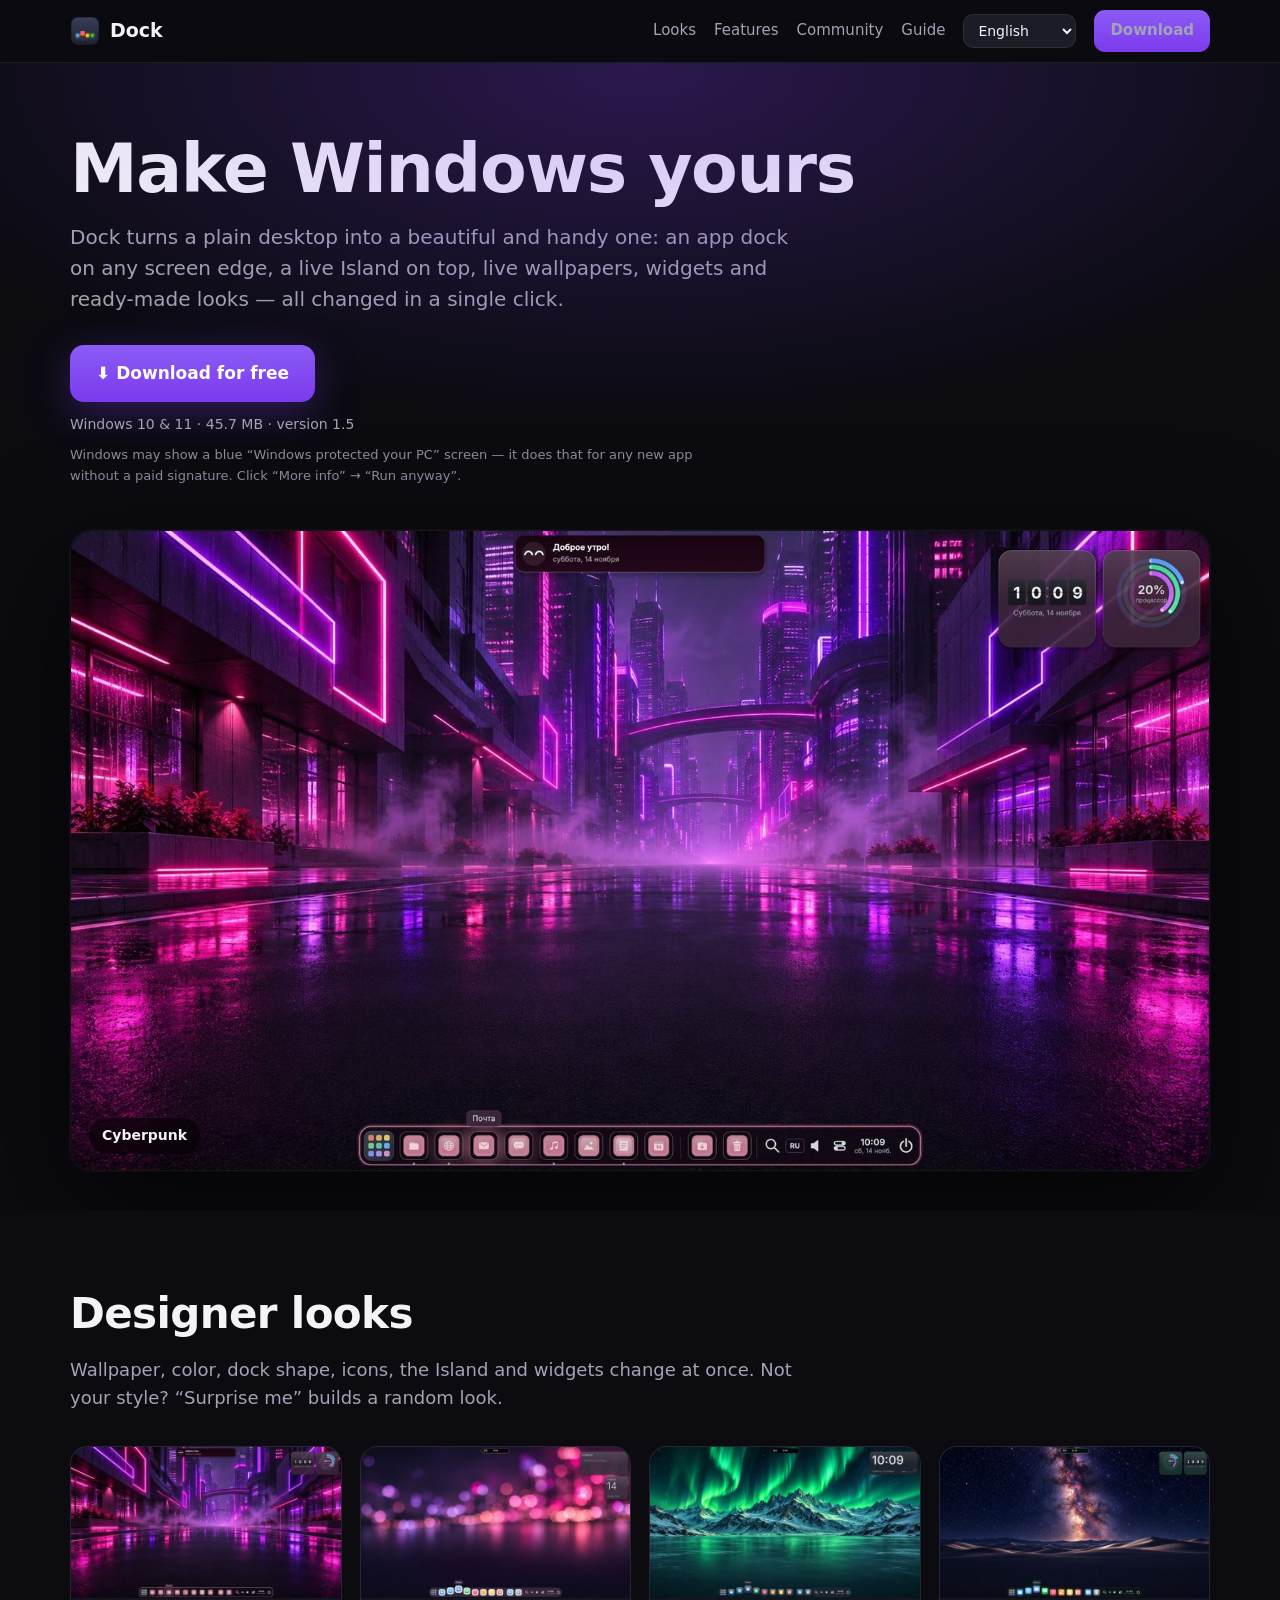
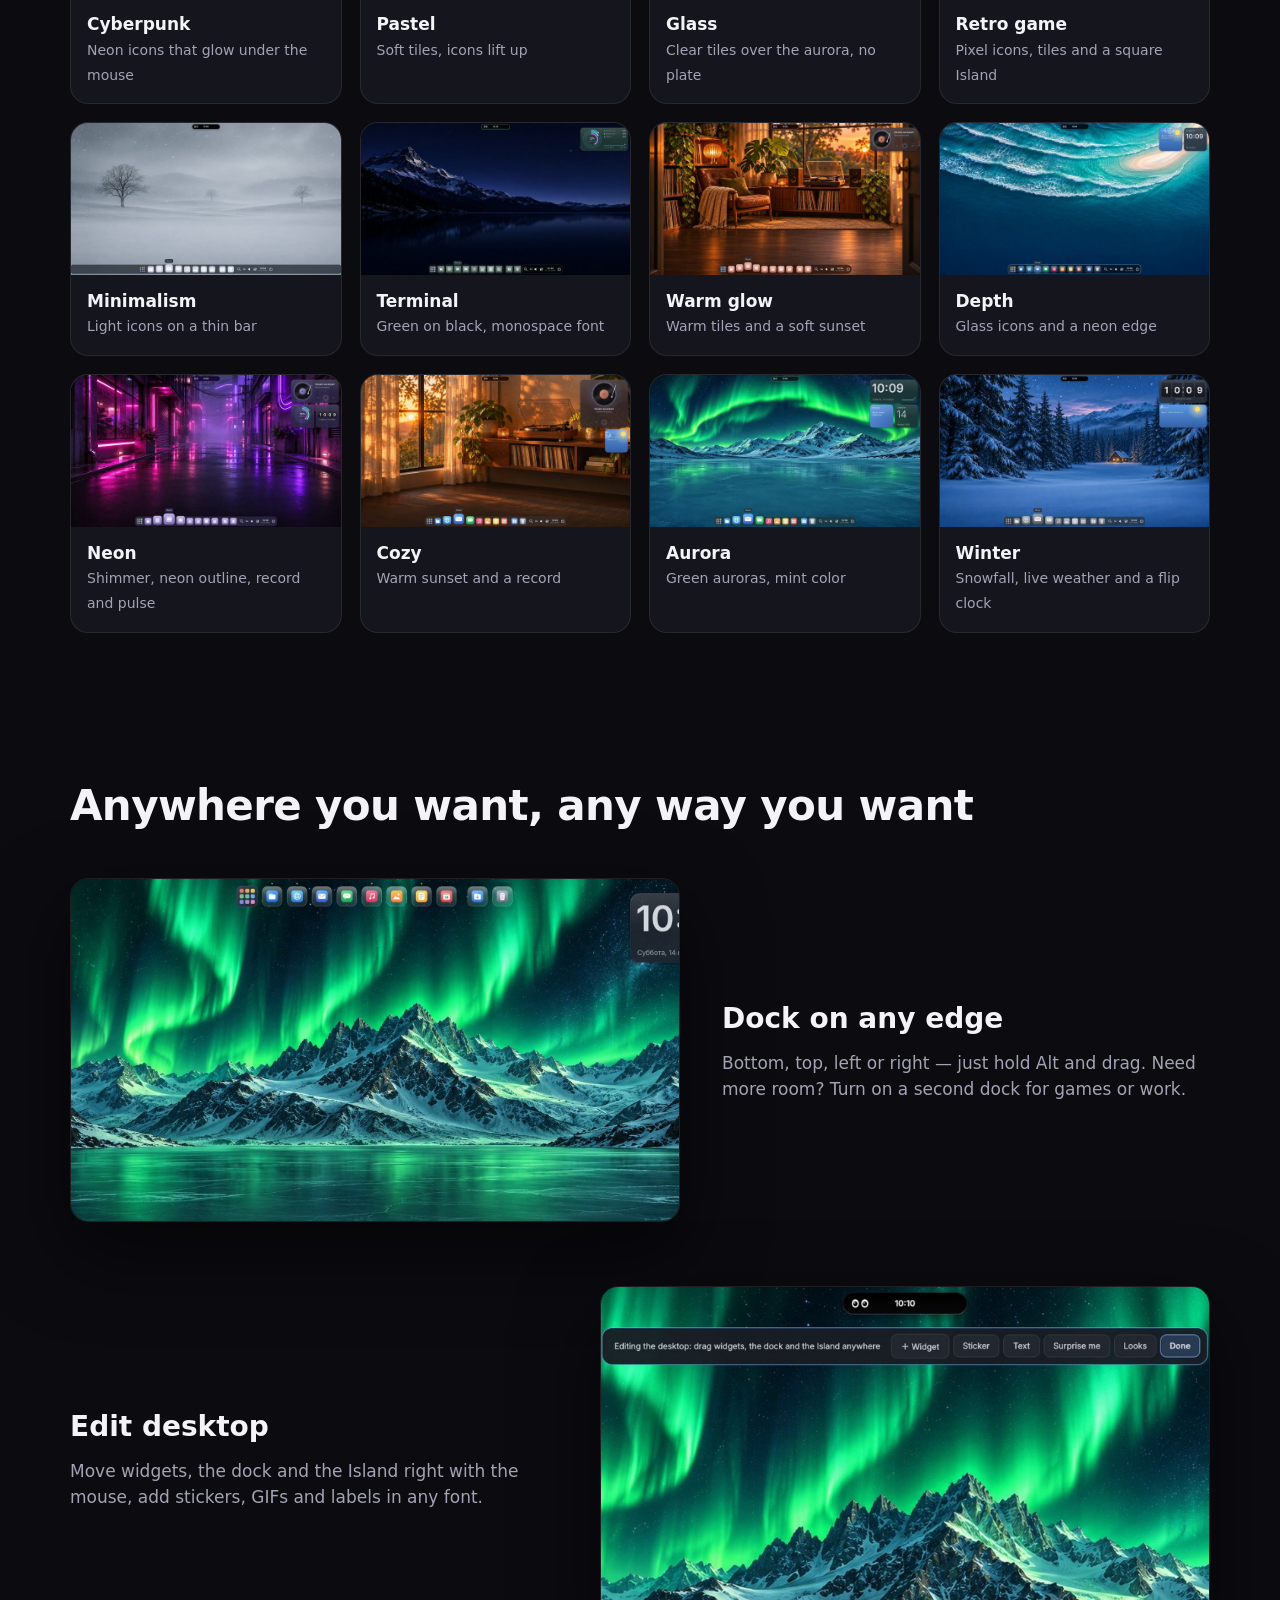
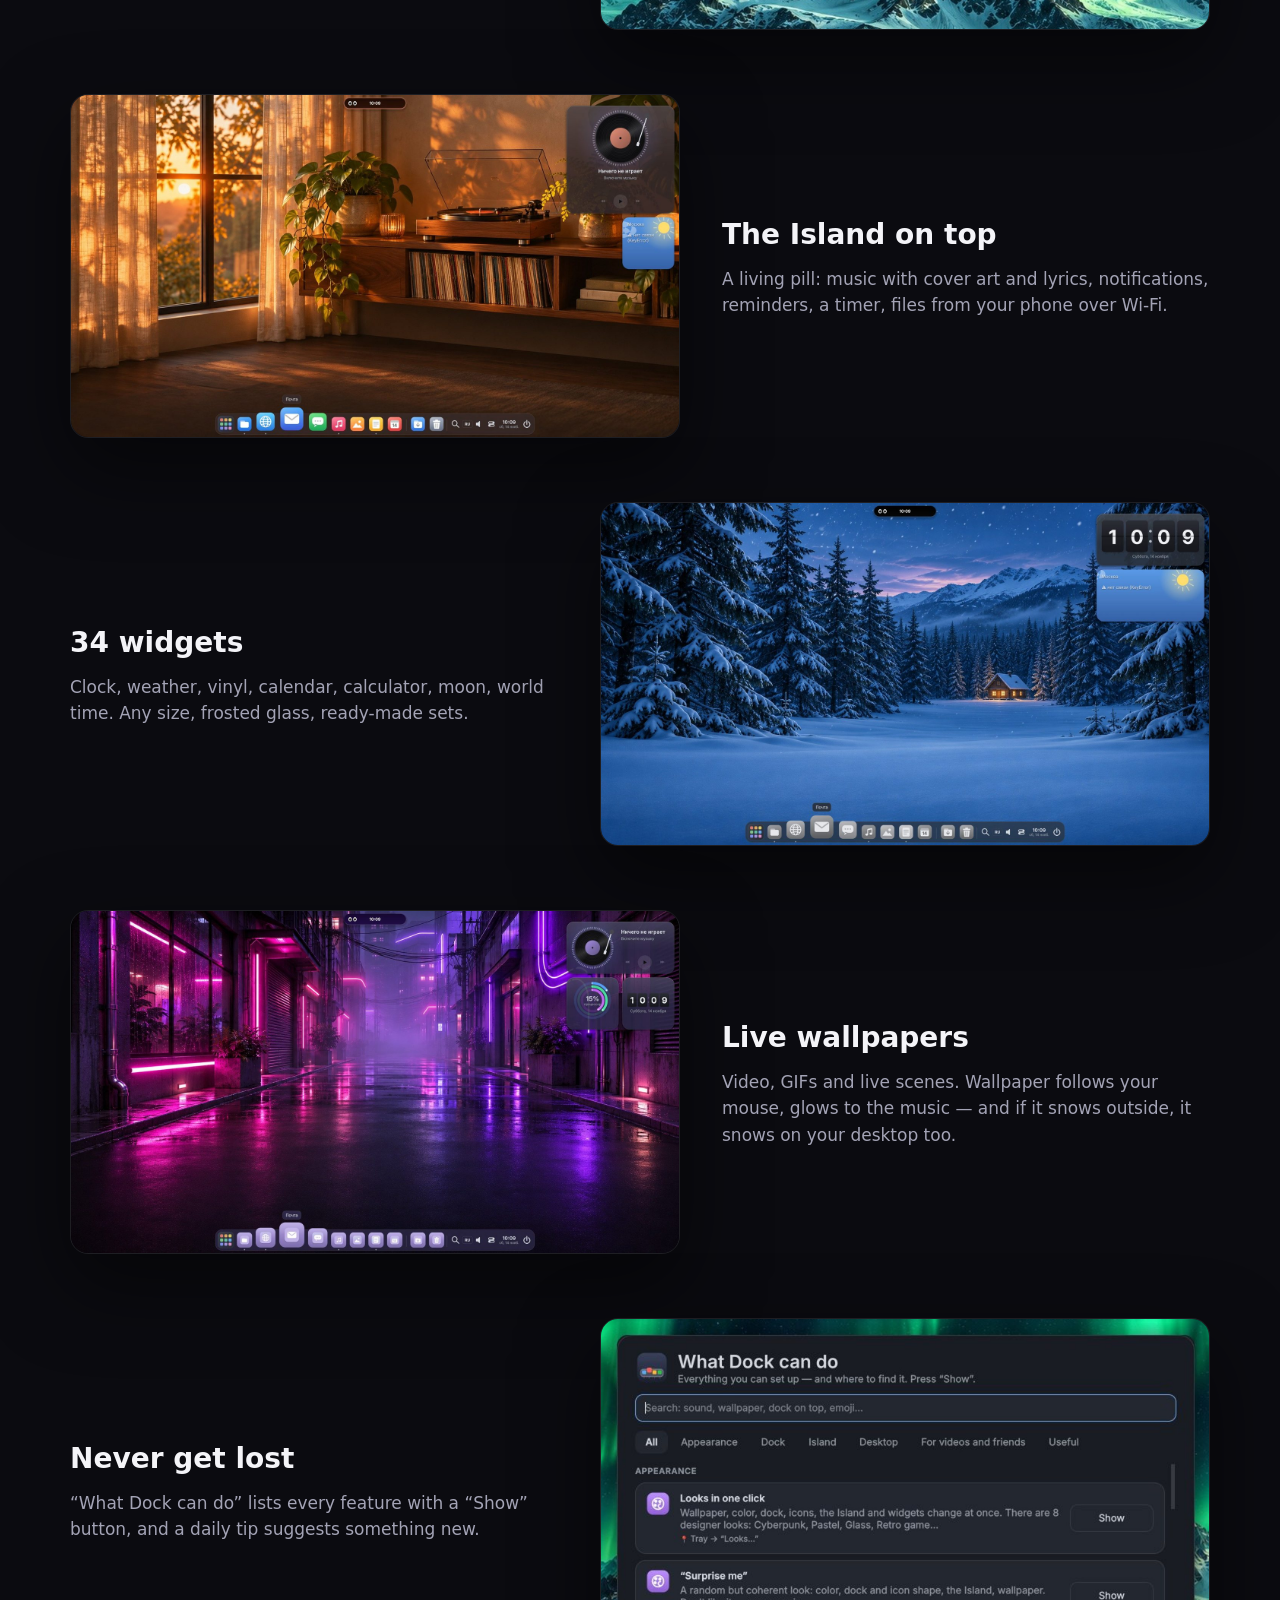
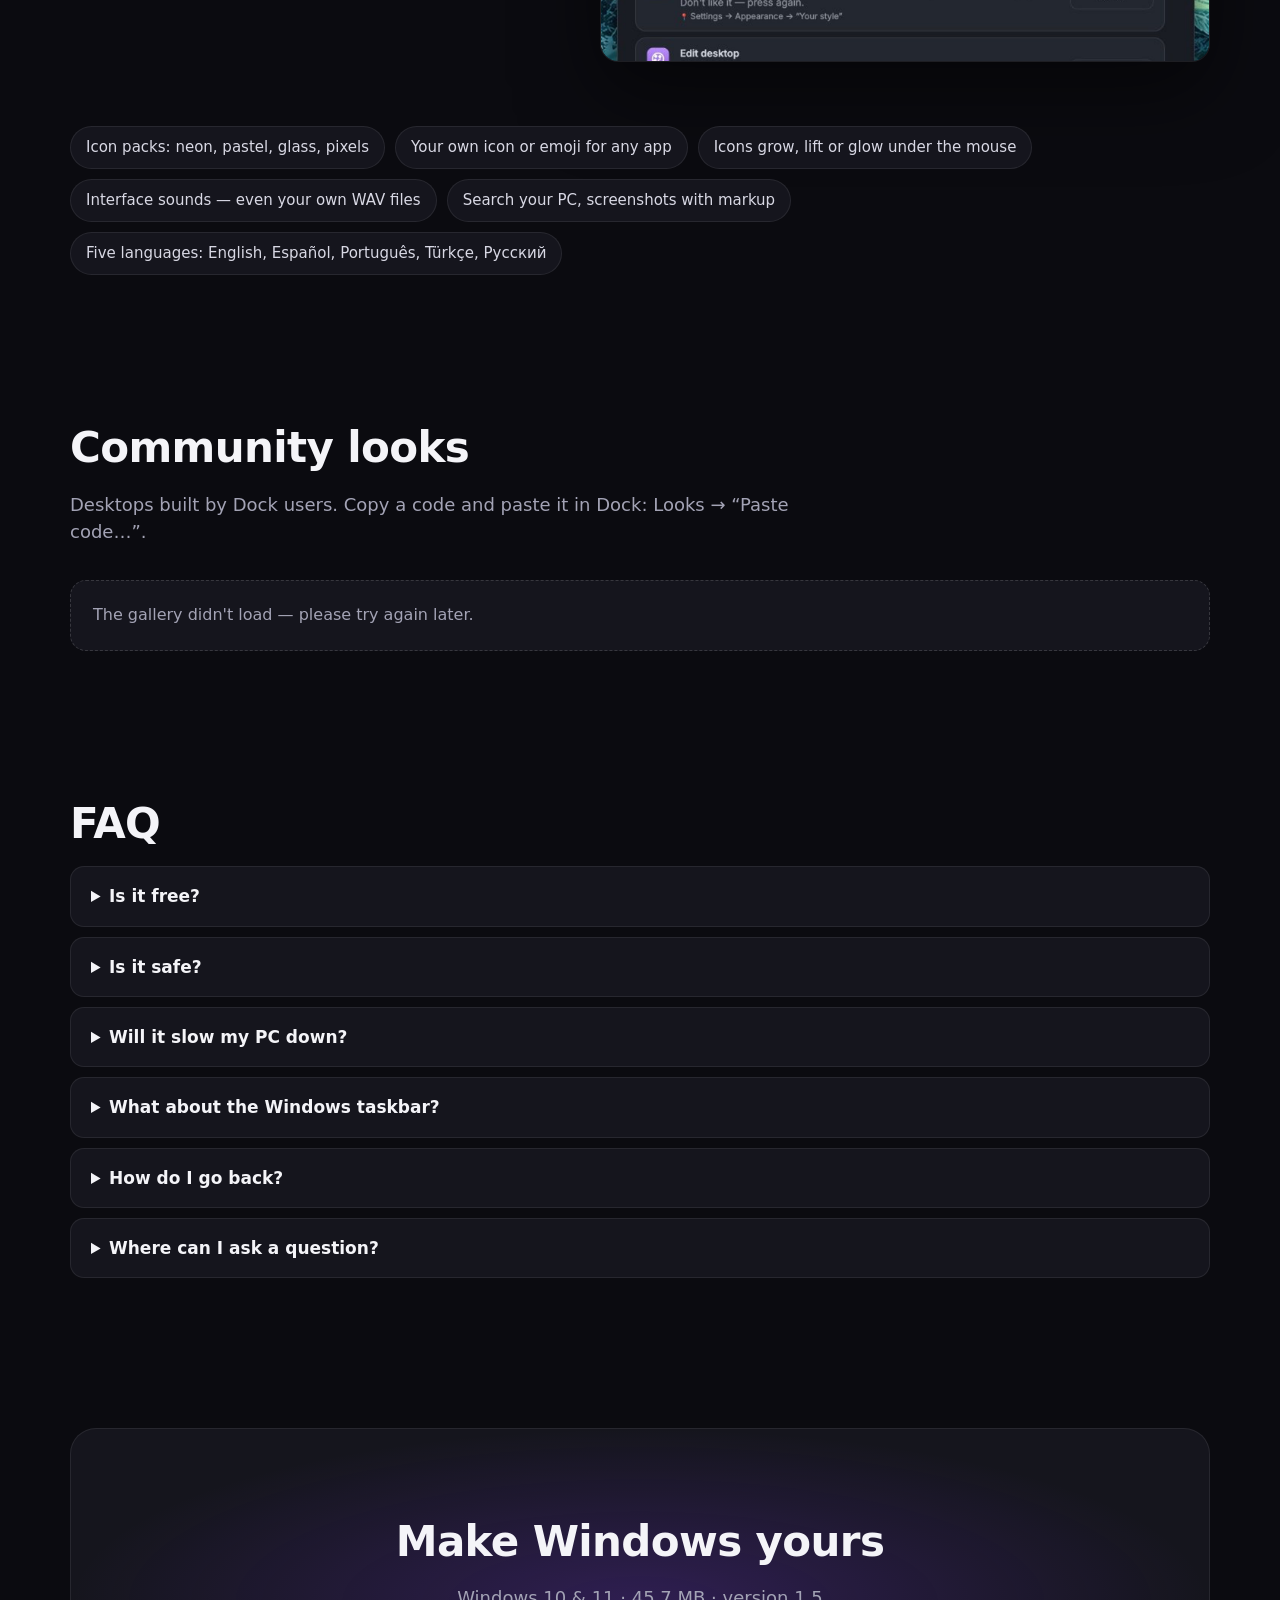
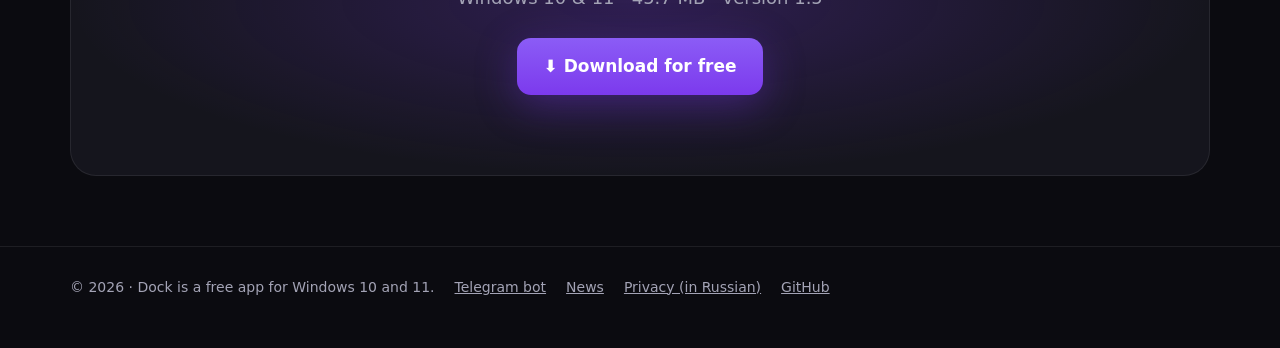
<file: index.html>
<!doctype html><html><head><meta charset="utf-8"><meta name="viewport" content="width=device-width,initial-scale=1">
<title>Dock / Док — Windows</title><link rel="icon" href="favicon.png">
<meta name="description" content="A free app for Windows 10 and 11: a dock on any screen edge, a live Island on top, live wallpapers, 34 widgets and ready-made looks in one click.">
<script>var l=(navigator.languages||[navigator.language||'en']).map(function(x){return x.slice(0,2).toLowerCase()});
var ok=["ru", "en", "es", "pt", "tr"];var m={uk:'ru',be:'ru',kk:'ru'};var pick='en';for(var i=0;i<l.length;i++){var c=m[l[i]]||l[i];if(ok.indexOf(c)>=0){pick=c;break}}
location.replace(pick+'.html'+location.hash);</script>
<style>body{background:#0b0b10;color:#eee;font:18px system-ui;display:flex;min-height:100vh;align-items:center;justify-content:center}a{color:#a78bfa;margin:0 8px}</style>
</head><body><noscript><a href="ru.html">Русский</a> <a href="en.html">English</a> <a href="es.html">Español</a> <a href="pt.html">Português</a> <a href="tr.html">Türkçe</a> </noscript></body></html>
</file>
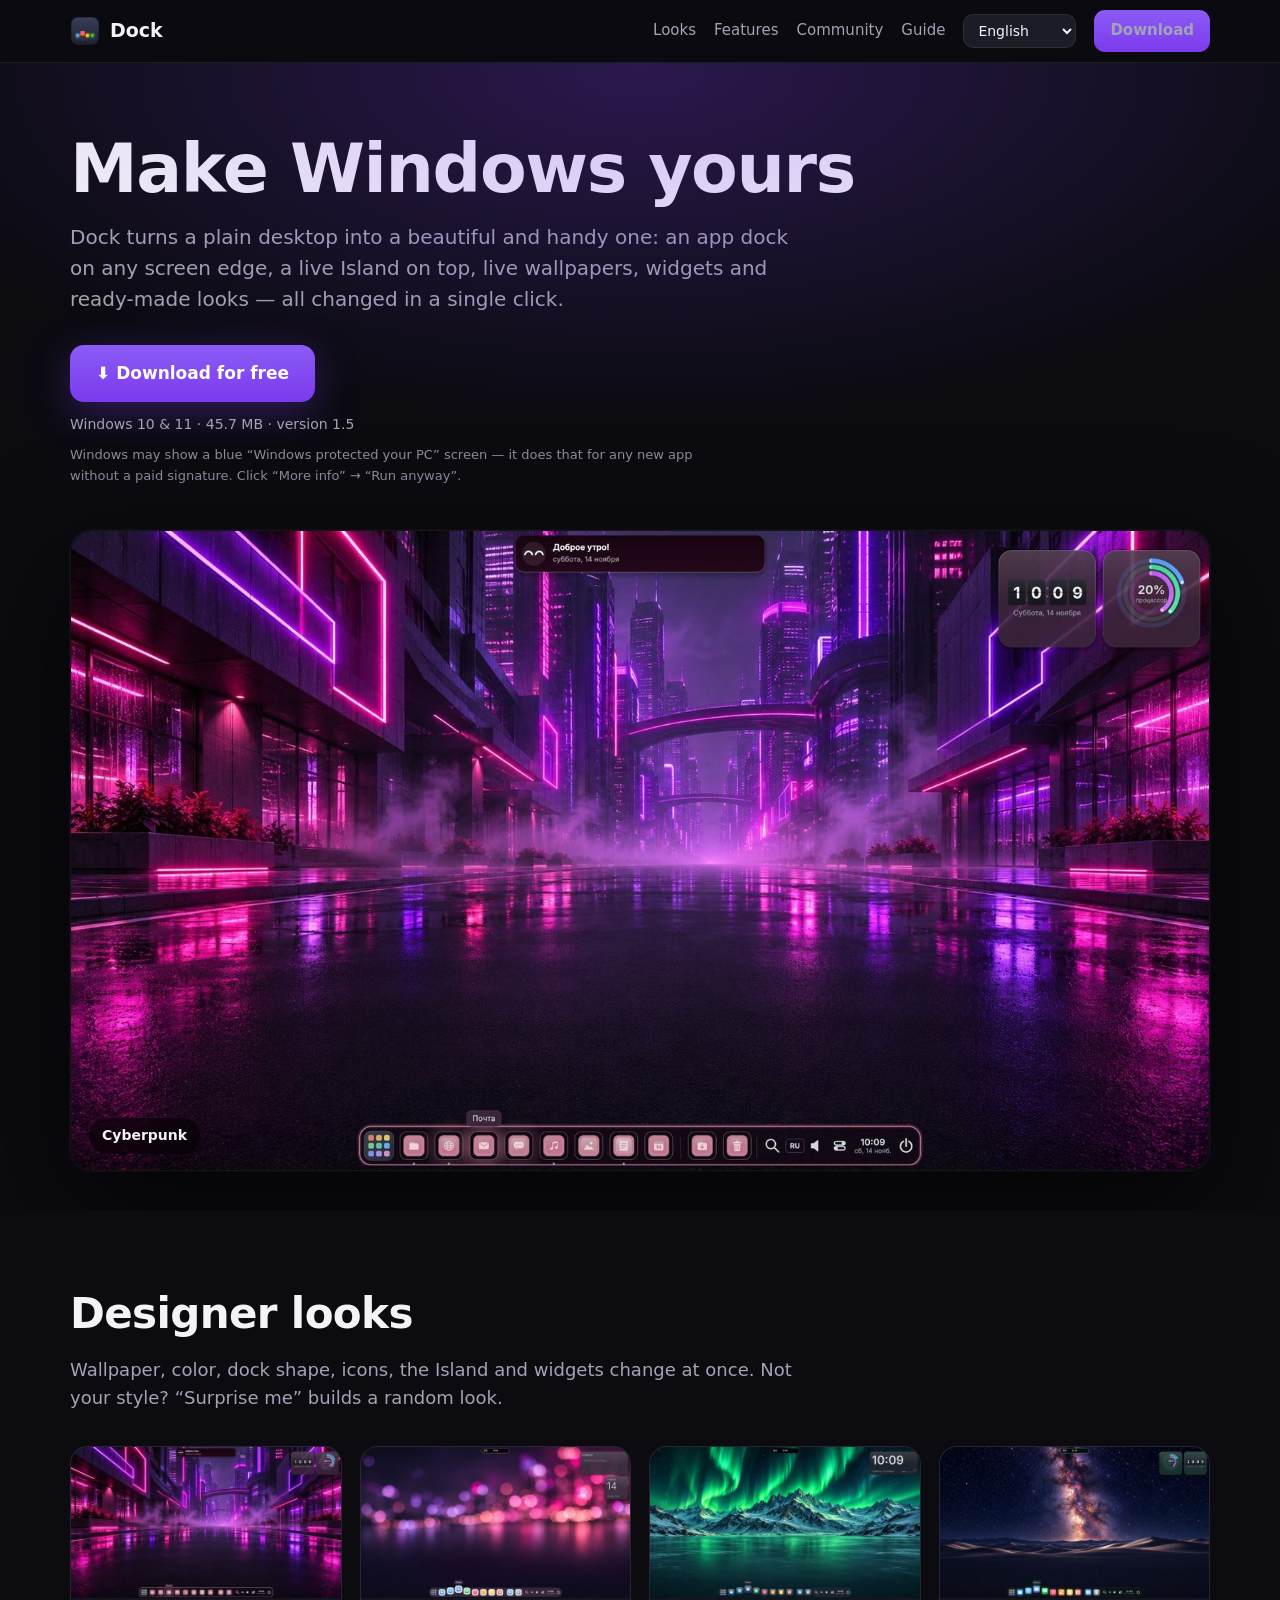
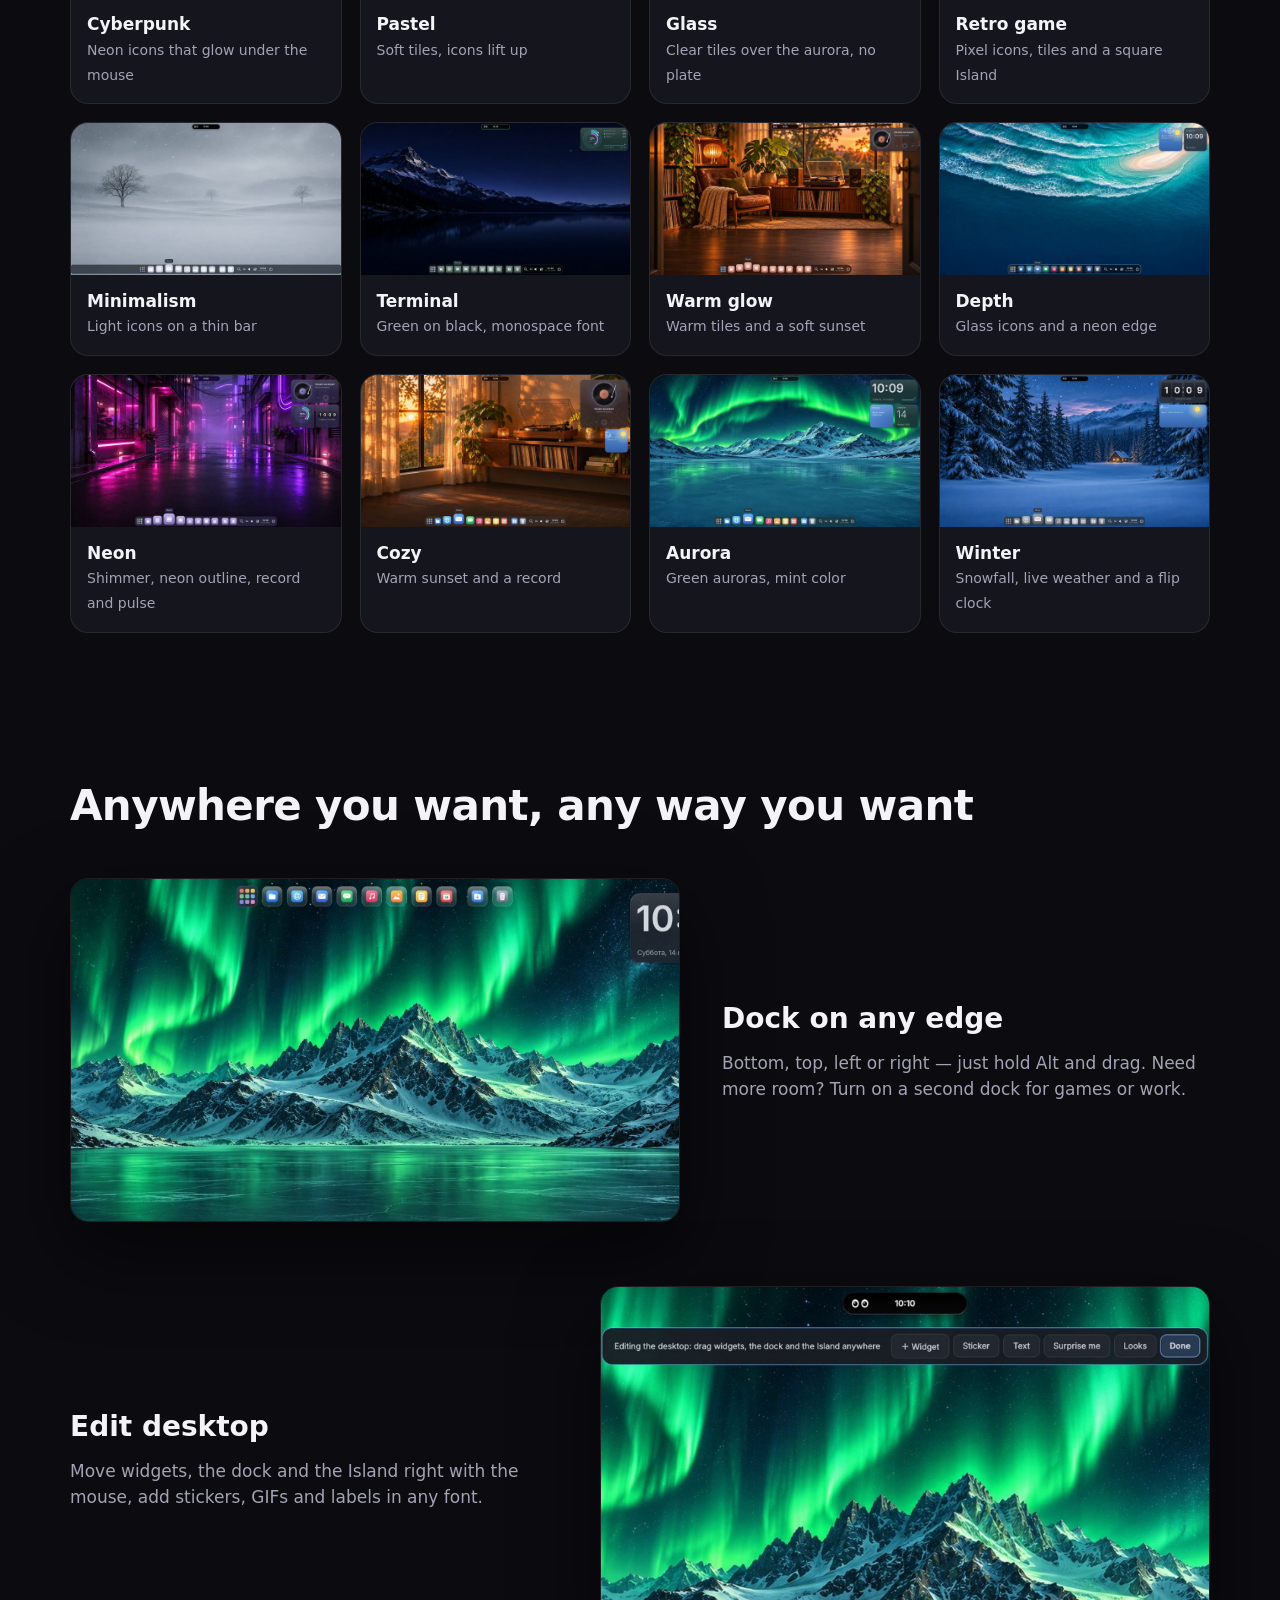
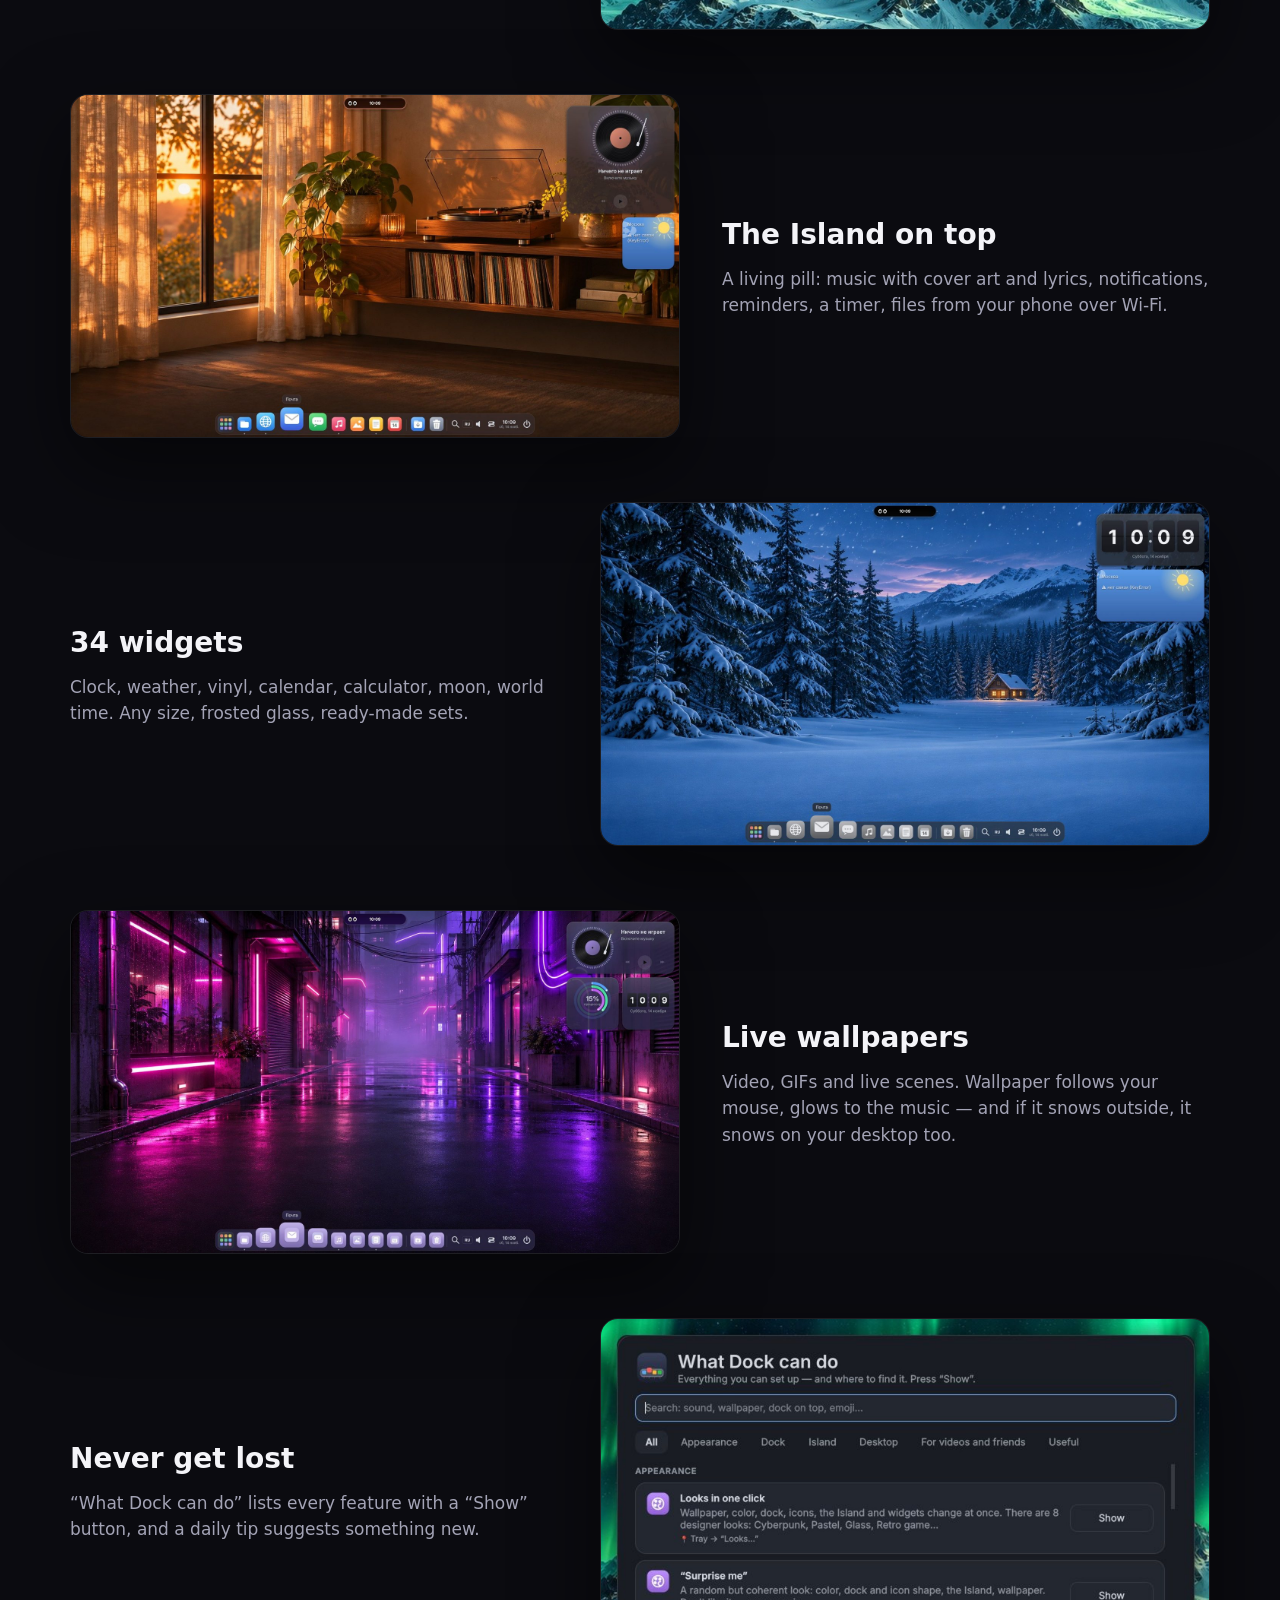
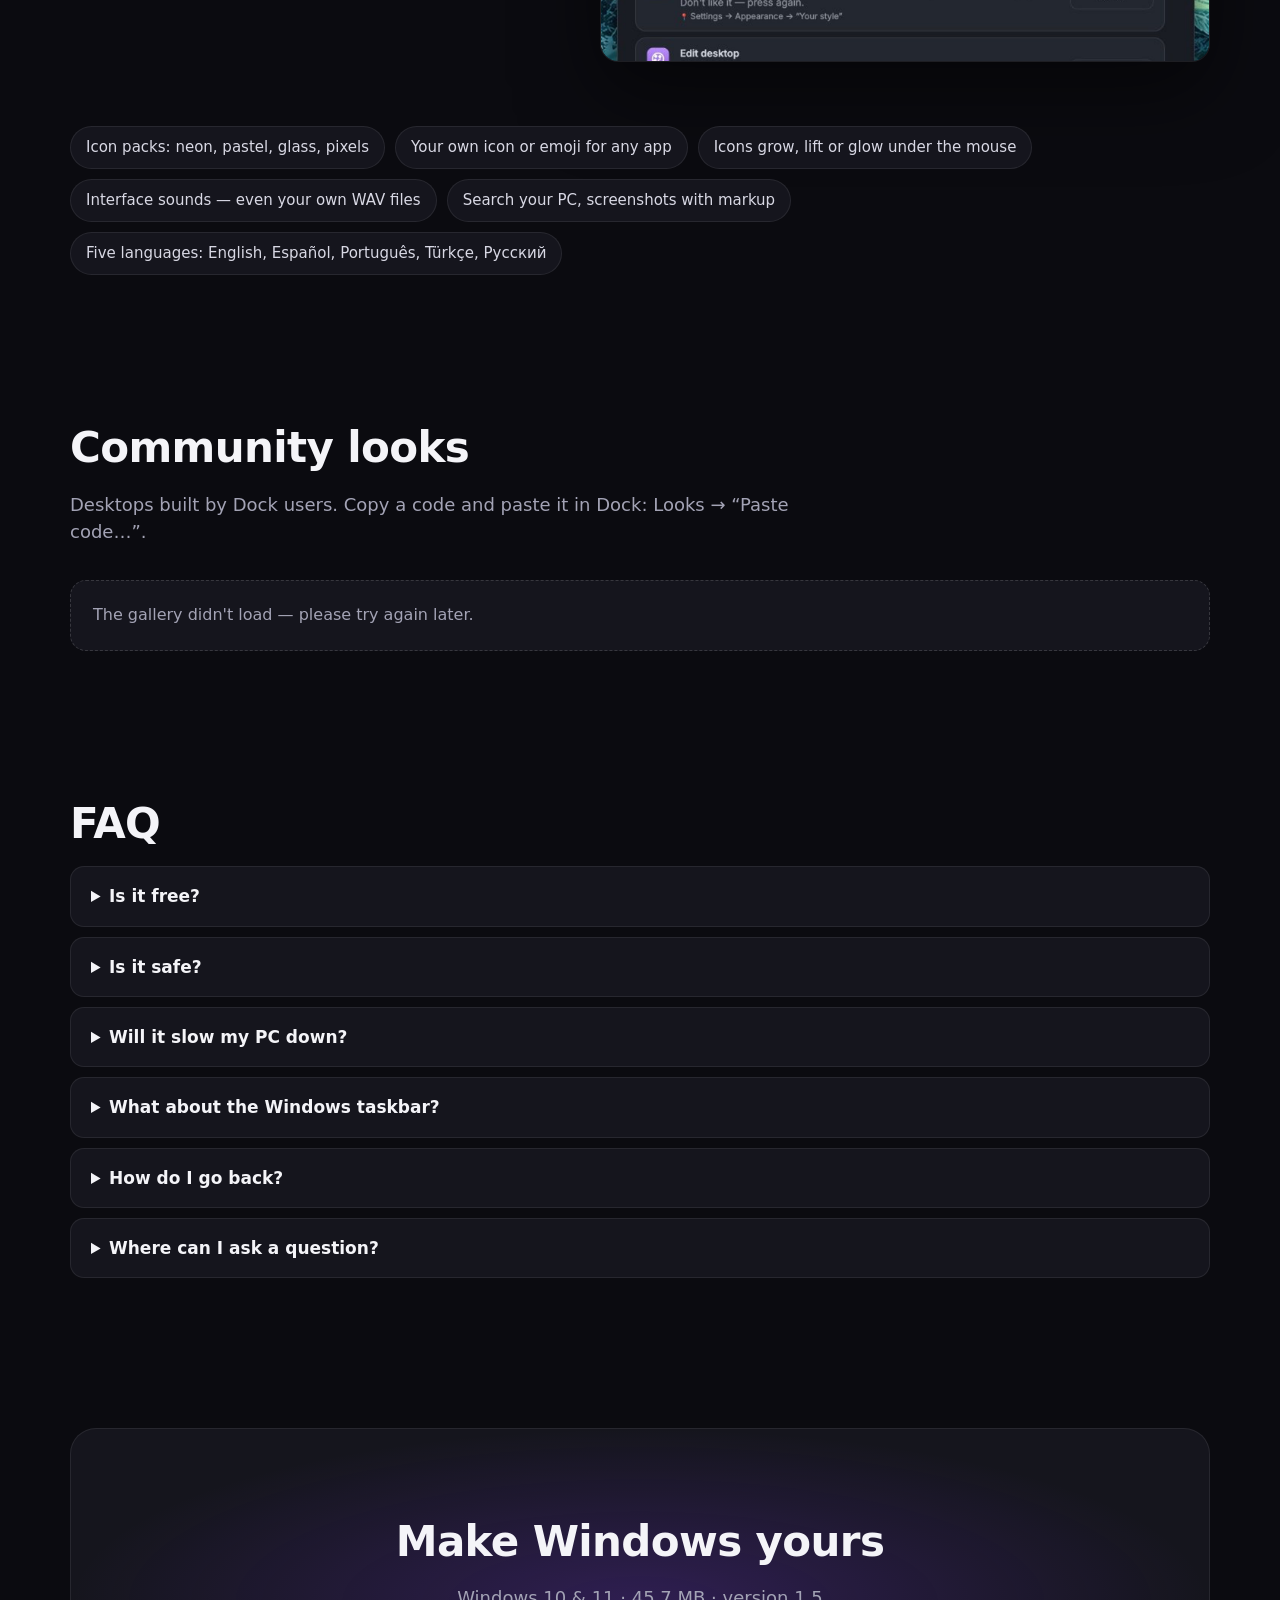
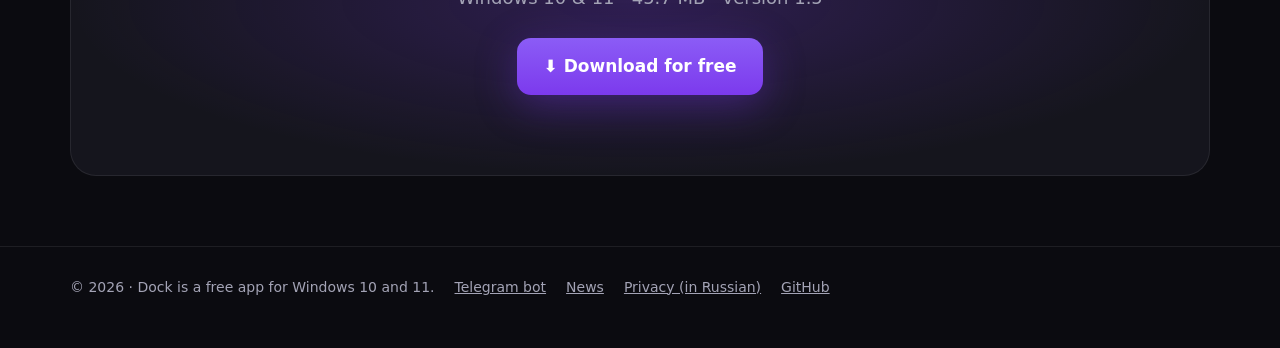
<file: en.html>
<!doctype html><html lang="en"><head><meta charset="utf-8">
<meta name="viewport" content="width=device-width,initial-scale=1">
<title>Dock — make Windows yours</title><meta name="description" content="A free app for Windows 10 and 11: a dock on any screen edge, a live Island on top, live wallpapers, 34 widgets and ready-made looks in one click.">
<meta property="og:title" content="Dock — make Windows yours"><meta property="og:description" content="A free app for Windows 10 and 11: a dock on any screen edge, a live Island on top, live wallpapers, 34 widgets and ready-made looks in one click.">
<meta property="og:image" content="https://alex398378.github.io/look_cyber.jpg"><meta name="theme-color" content="#0b0b10">
<link rel="icon" href="favicon.png"><link rel="stylesheet" href="style.css"><link rel="alternate" hreflang="ru" href="https://alex398378.github.io/ru.html"><link rel="alternate" hreflang="en" href="https://alex398378.github.io/en.html"><link rel="alternate" hreflang="es" href="https://alex398378.github.io/es.html"><link rel="alternate" hreflang="pt" href="https://alex398378.github.io/pt.html"><link rel="alternate" hreflang="tr" href="https://alex398378.github.io/tr.html"></head><body><header><div class="wrap nav"><a class="brand" href="en.html"><img src="logo.png" alt="">Dock</a>
<nav class="links"><a class="hide" href="en.html#looks">Looks</a><a class="hide" href="en.html#features">Features</a>
<a class="hide" href="en.html#people">Community</a><a class="hide" href="guide-en.html">Guide</a>
<select aria-label="Language" onchange="location.href=this.value"><option value="ru.html">Русский</option><option value="en.html" selected>English</option><option value="es.html">Español</option><option value="pt.html">Português</option><option value="tr.html">Türkçe</option></select>
<a class="btn small" href="https://github.com/Alex398378/dock-updates/releases/latest/download/Dock-Setup.exe">Download</a></nav></div></header>
<main><div class="hero"><div class="wrap">
<h1>Make Windows yours</h1><p class="sub">Dock turns a plain desktop into a beautiful and handy one: an app dock on any screen edge, a live Island on top, live wallpapers, widgets and ready-made looks — all changed in a single click.</p>
<a class="btn" href="https://github.com/Alex398378/dock-updates/releases/latest/download/Dock-Setup.exe">⬇ Download for free</a>
<div class="meta">Windows 10 &amp; 11 · 45.7 MB · version 1.5</div>
<div class="smart">Windows may show a blue “Windows protected your PC” screen — it does that for any new app without a paid signature. Click “More info” → “Run anyway”.</div>
<div class="stage" id="stage"><img src="look_cyber.jpg" alt="Cyberpunk" class=on loading="eager" data-name="Cyberpunk"><img src="look_lamp.jpg" alt="Warm glow" loading="eager" data-name="Warm glow"><img src="look_glassy.jpg" alt="Glass" loading="lazy" data-name="Glass"><img src="look_retro.jpg" alt="Retro game" loading="lazy" data-name="Retro game"><img src="look_deep.jpg" alt="Depth" loading="lazy" data-name="Depth"><img src="look_candy.jpg" alt="Pastel" loading="lazy" data-name="Pastel"><span class="tag" id="stagetag"></span></div>
</div></div>
<section id="looks"><div class="wrap"><h2>Designer looks</h2><p class="lead">Wallpaper, color, dock shape, icons, the Island and widgets change at once. Not your style? “Surprise me” builds a random look.</p><div class="grid"><div class="look" data-full="look_cyber.jpg"><img src="look_cyber-s.jpg" alt="" loading="lazy"><div><b>Cyberpunk</b><span>Neon icons that glow under the mouse</span></div></div><div class="look" data-full="look_candy.jpg"><img src="look_candy-s.jpg" alt="" loading="lazy"><div><b>Pastel</b><span>Soft tiles, icons lift up</span></div></div><div class="look" data-full="look_glassy.jpg"><img src="look_glassy-s.jpg" alt="" loading="lazy"><div><b>Glass</b><span>Clear tiles over the aurora, no plate</span></div></div><div class="look" data-full="look_retro.jpg"><img src="look_retro-s.jpg" alt="" loading="lazy"><div><b>Retro game</b><span>Pixel icons, tiles and a square Island</span></div></div><div class="look" data-full="look_minimal.jpg"><img src="look_minimal-s.jpg" alt="" loading="lazy"><div><b>Minimalism</b><span>Light icons on a thin bar</span></div></div><div class="look" data-full="look_terminal.jpg"><img src="look_terminal-s.jpg" alt="" loading="lazy"><div><b>Terminal</b><span>Green on black, monospace font</span></div></div><div class="look" data-full="look_lamp.jpg"><img src="look_lamp-s.jpg" alt="" loading="lazy"><div><b>Warm glow</b><span>Warm tiles and a soft sunset</span></div></div><div class="look" data-full="look_deep.jpg"><img src="look_deep-s.jpg" alt="" loading="lazy"><div><b>Depth</b><span>Glass icons and a neon edge</span></div></div><div class="look" data-full="look_neon.jpg"><img src="look_neon-s.jpg" alt="" loading="lazy"><div><b>Neon</b><span>Shimmer, neon outline, record and pulse</span></div></div><div class="look" data-full="look_cozy.jpg"><img src="look_cozy-s.jpg" alt="" loading="lazy"><div><b>Cozy</b><span>Warm sunset and a record</span></div></div><div class="look" data-full="look_aurora.jpg"><img src="look_aurora-s.jpg" alt="" loading="lazy"><div><b>Aurora</b><span>Green auroras, mint color</span></div></div><div class="look" data-full="look_winter.jpg"><img src="look_winter-s.jpg" alt="" loading="lazy"><div><b>Winter</b><span>Snowfall, live weather and a flip clock</span></div></div></div></div></section>
<section id="features"><div class="wrap"><h2>Anywhere you want, any way you want</h2><div style="height:30px"></div><div class="feat"><div class="pic"><img src="edge_top.jpg" alt="Dock on any edge" loading="lazy"></div><div><h3>Dock on any edge</h3><p>Bottom, top, left or right — just hold Alt and drag. Need more room? Turn on a second dock for games or work.</p></div></div><div class="feat"><div class="pic"><img src="editdesk-en.jpg" alt="Edit desktop" loading="lazy"></div><div><h3>Edit desktop</h3><p>Move widgets, the dock and the Island right with the mouse, add stickers, GIFs and labels in any font.</p></div></div><div class="feat"><div class="pic"><img src="look_cozy.jpg" alt="The Island on top" loading="lazy"></div><div><h3>The Island on top</h3><p>A living pill: music with cover art and lyrics, notifications, reminders, a timer, files from your phone over Wi-Fi.</p></div></div><div class="feat"><div class="pic"><img src="look_winter.jpg" alt="34 widgets" loading="lazy"></div><div><h3>34 widgets</h3><p>Clock, weather, vinyl, calendar, calculator, moon, world time. Any size, frosted glass, ready-made sets.</p></div></div><div class="feat"><div class="pic"><img src="look_neon.jpg" alt="Live wallpapers" loading="lazy"></div><div><h3>Live wallpapers</h3><p>Video, GIFs and live scenes. Wallpaper follows your mouse, glows to the music — and if it snows outside, it snows on your desktop too.</p></div></div><div class="feat"><div class="pic"><img src="guide-en.jpg" alt="Never get lost" loading="lazy"></div><div><h3>Never get lost</h3><p>“What Dock can do” lists every feature with a “Show” button, and a daily tip suggests something new.</p></div></div><div class="chips"><span class="chip">Icon packs: neon, pastel, glass, pixels</span><span class="chip">Your own icon or emoji for any app</span><span class="chip">Icons grow, lift or glow under the mouse</span><span class="chip">Interface sounds — even your own WAV files</span><span class="chip">Search your PC, screenshots with markup</span><span class="chip">Five languages: English, Español, Português, Türkçe, Русский</span></div></div></section>
<section id="people"><div class="wrap"><h2>Community looks</h2><p class="lead">Desktops built by Dock users. Copy a code and paste it in Dock: Looks → “Paste code…”.</p><div class="people" id="plist"></div></div></section>
<section><div class="wrap"><h2>FAQ</h2><details><summary>Is it free?</summary><p>Yes. Everything on this page is free.</p></details><details><summary>Is it safe?</summary><p>Dock doesn&#x27;t track you and has no ads. Every update is signed: Dock won&#x27;t install a file if the signature doesn&#x27;t match. Details are in the privacy policy.</p></details><details><summary>Will it slow my PC down?</summary><p>No: Dock uses about 150 MB of memory and under 1% CPU, and live wallpapers pause when hidden or while you play.</p></details><details><summary>What about the Windows taskbar?</summary><p>You choose on first launch: keep it, auto-hide it or hide it completely.</p></details><details><summary>How do I go back?</summary><p>Uninstall Dock in Settings → Apps. Your taskbar, wallpaper and desktop icons come back.</p></details><details><summary>Where can I ask a question?</summary><p>Message our Telegram bot — the author replies. Or in Dock: “Report a problem”.</p></details></div></section>
<section><div class="wrap"><div class="cta"><h2>Make Windows yours</h2><p class="lead" style="margin:10px auto 26px">Windows 10 &amp; 11 · 45.7 MB · version 1.5</p>
<a class="btn" href="https://github.com/Alex398378/dock-updates/releases/latest/download/Dock-Setup.exe">⬇ Download for free</a></div></div></section>
</main><footer><div class="wrap"><span>© 2026 · Dock is a free app for Windows 10 and 11.</span>
<a href="https://t.me/dock_win_bot">Telegram bot</a><a href="https://t.me/dock_win">News</a><a href="https://github.com/Alex398378/dock-updates/blob/main/PRIVACY.md">Privacy (in Russian)</a>
<a href="https://github.com/Alex398378/dock-updates/releases">GitHub</a></div></footer>
<div class="lb" id="lb"><img alt=""></div>
<script>const C={"api": "https://dockbot-ghjyukol.waw0.amvera.tech/looks", "empty": "Nothing here yet — be the first! In Dock: Looks → “Share look”, then send the code to our Telegram bot.", "err": "The gallery didn't load — please try again later.", "copy": "Copy code", "copied": "Copied!", "acc": {"sky": "#6aa8f0", "mint": "#63c2a4", "sand": "#d8a86a", "lilac": "#a48ee0", "rose": "#e08aa6", "coral": "#e8907a", "ocean": "#4f9fd0", "forest": "#7fb069", "indigo": "#7c86e8", "steel": "#9aa8bb"}};
(function(){const s=[...document.querySelectorAll('#stage img')],tag=document.getElementById('stagetag');let i=0;tag.textContent=s[0].dataset.name;
setInterval(()=>{s[i].classList.remove('on');i=(i+1)%s.length;s[i].classList.add('on');tag.textContent=s[i].dataset.name},3200);})();
const lb=document.getElementById('lb');document.querySelectorAll('.look').forEach(c=>c.onclick=()=>{lb.querySelector('img').src=c.dataset.full;lb.classList.add('on')});lb.onclick=()=>lb.classList.remove('on');
async function peek(code){try{const b=code.slice(5).replace(/-/g,'+').replace(/_/g,'/');const bin=Uint8Array.from(atob(b+'='.repeat((4-b.length%4)%4)),c=>c.charCodeAt(0));
const t=await new Response(new Blob([bin]).stream().pipeThrough(new DecompressionStream('deflate'))).text();return JSON.parse(t)}catch(e){return null}}
(async function(){const box=document.getElementById('plist');try{const r=await fetch(C.api);const d=await r.json();const L=(d.looks||[]);
if(!L.length){box.outerHTML='<div class="empty">'+C.empty+'</div>';return}
for(const it of L){const j=await peek(it.code)||{};const c=(j.c&&/^#[0-9a-f]{6}$/i.test(j.c))?j.c:(C.acc[j.a]||'#8b5cf6');
const el=document.createElement('div');el.className='pl';el.innerHTML='<div class="sw" style="background:linear-gradient(135deg,'+c+',#15151d)"></div><b></b><span class="lk">❤ '+(it.likes|0)+'</span><button class="btn small ghost">'+C.copy+'</button>';
el.querySelector('b').textContent=it.name;const bt=el.querySelector('button');bt.onclick=async()=>{try{await navigator.clipboard.writeText(it.code);bt.textContent=C.copied}catch(e){prompt('',it.code)}};box.appendChild(el)}
}catch(e){box.outerHTML='<div class="empty">'+C.err+'</div>'}})();
</script></body></html>
</file>
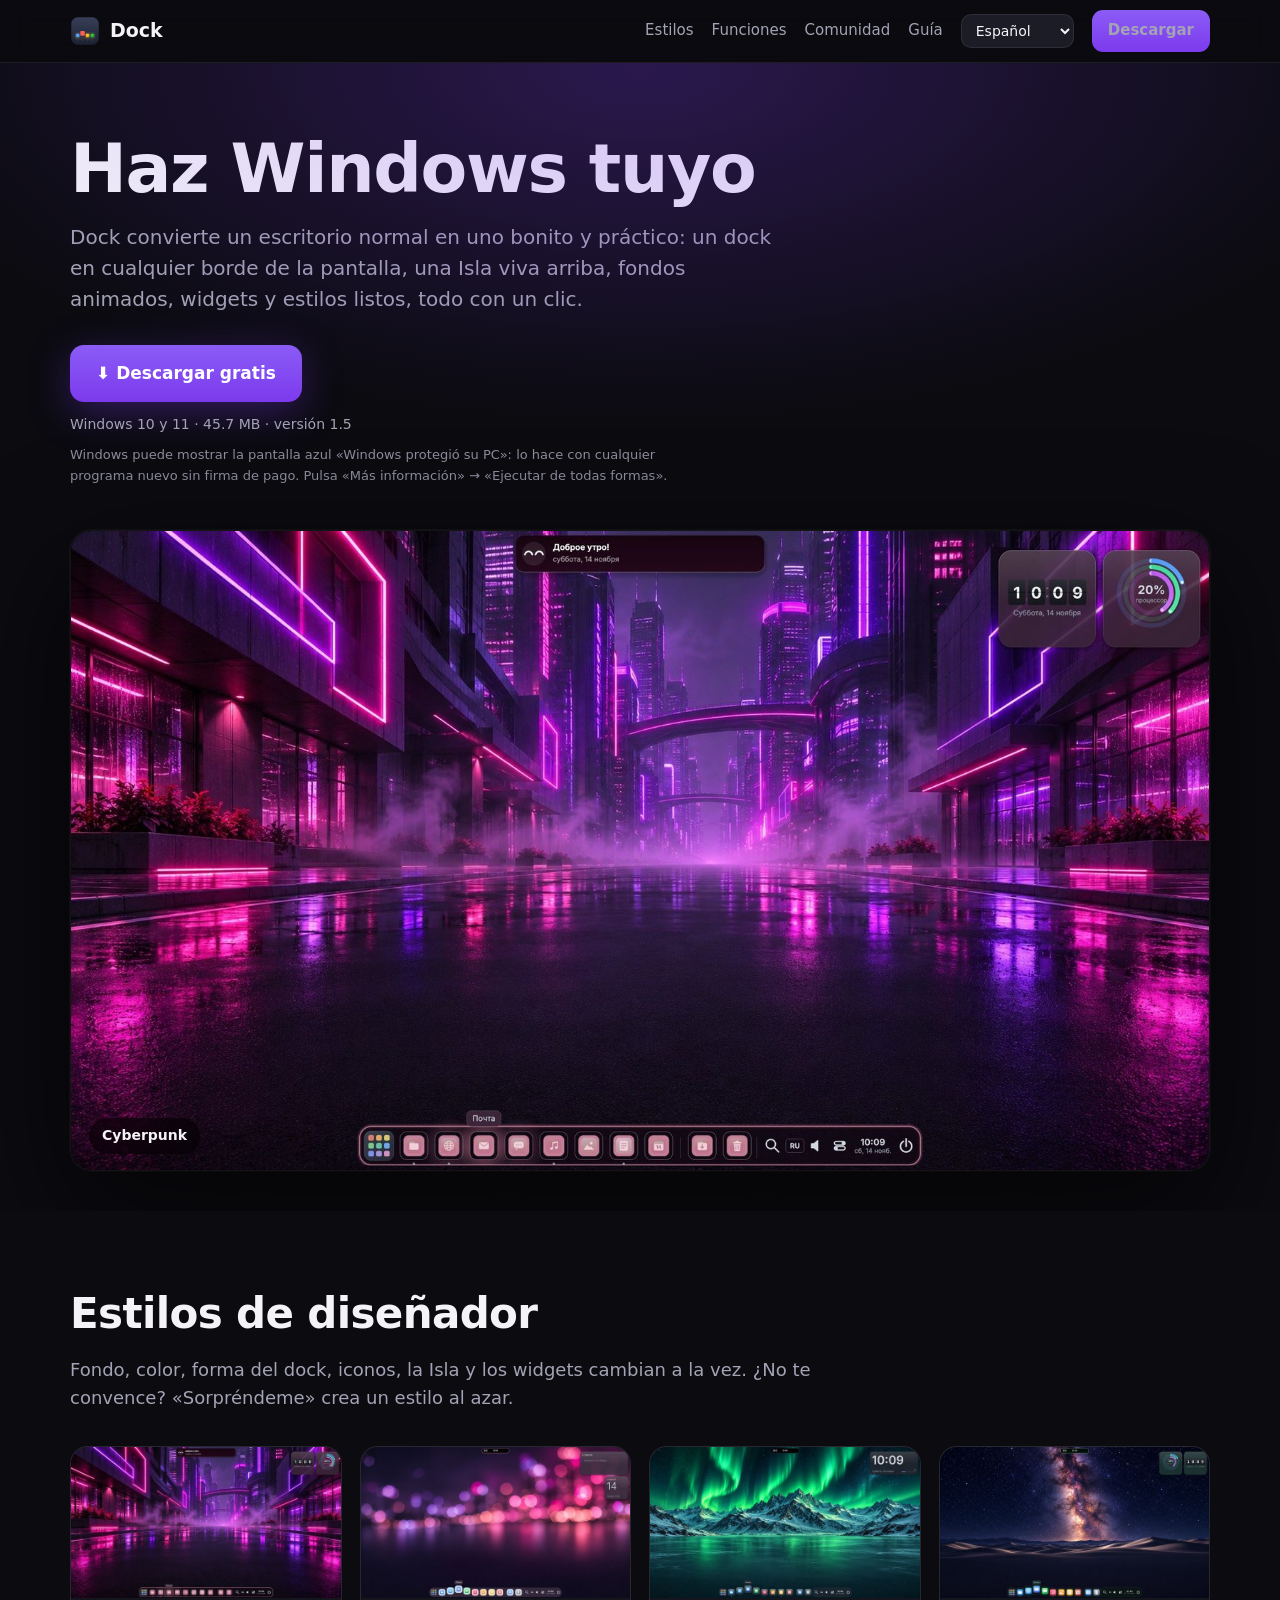
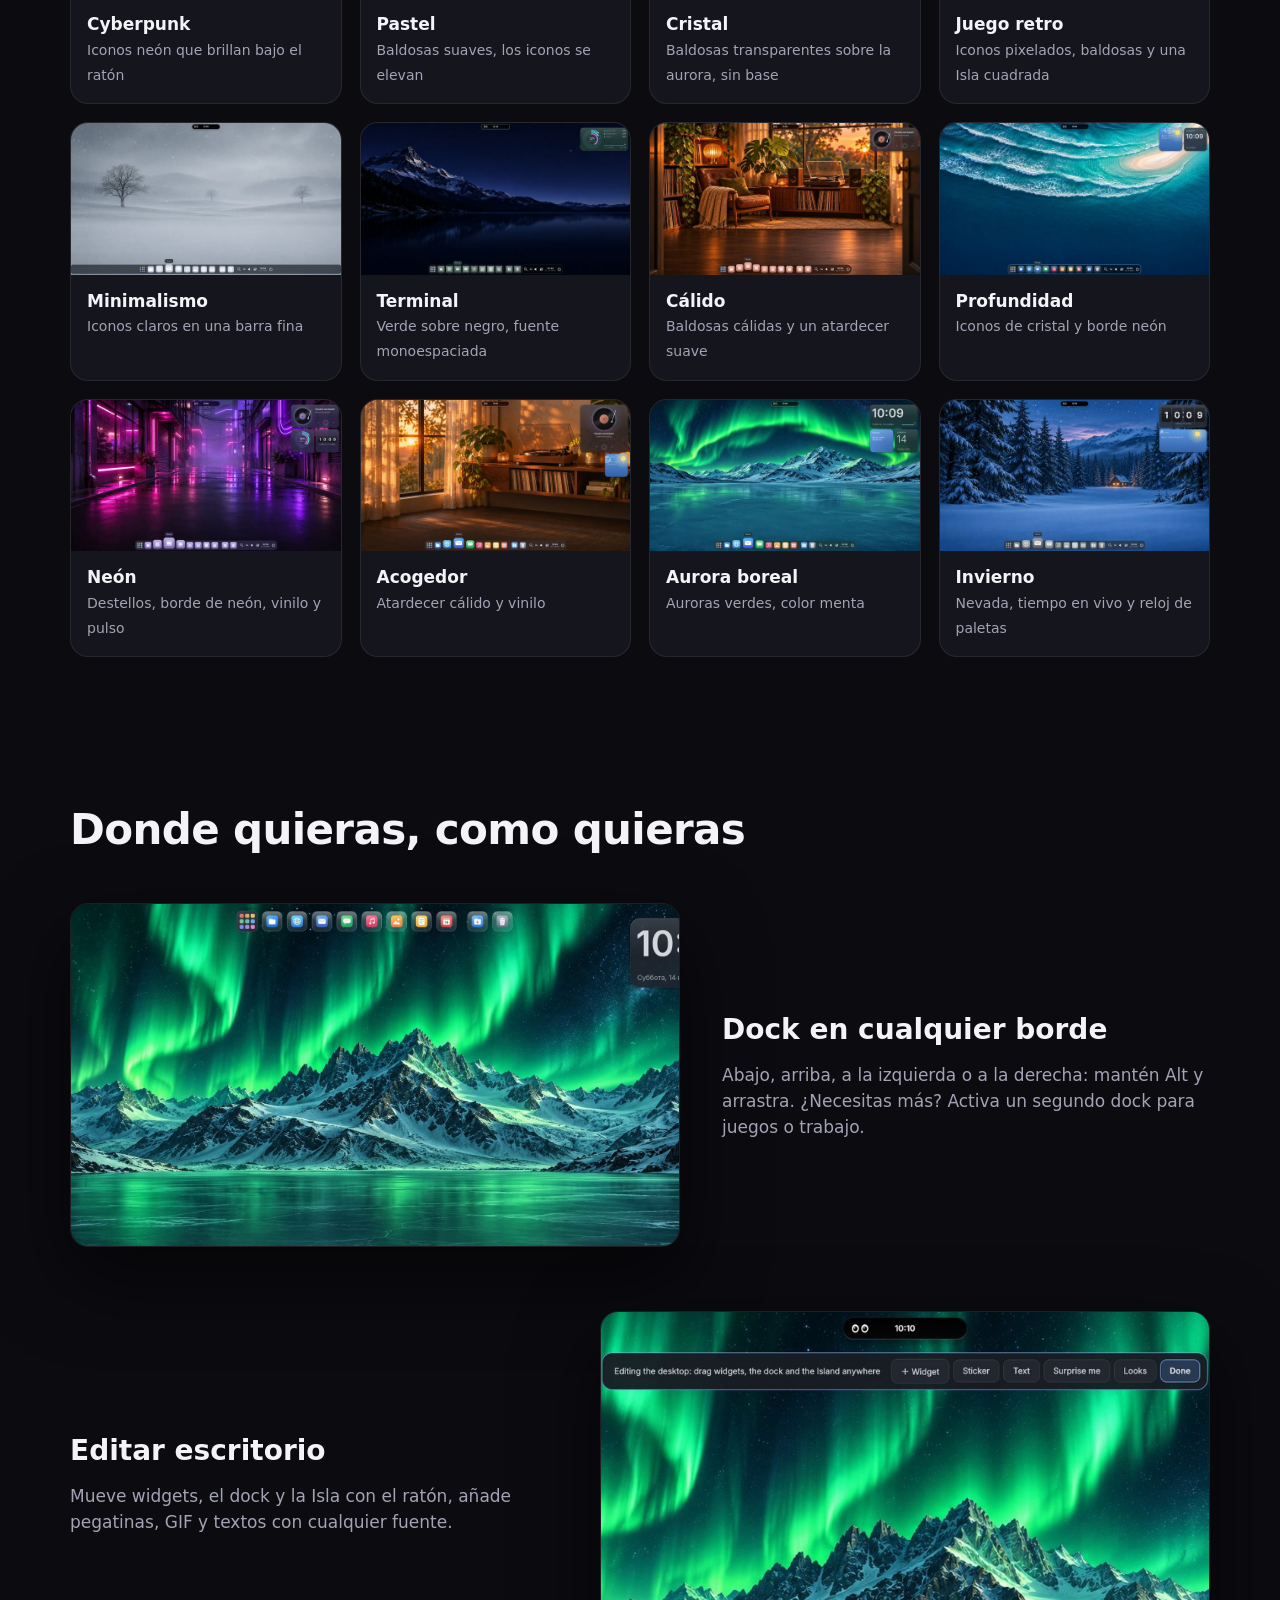
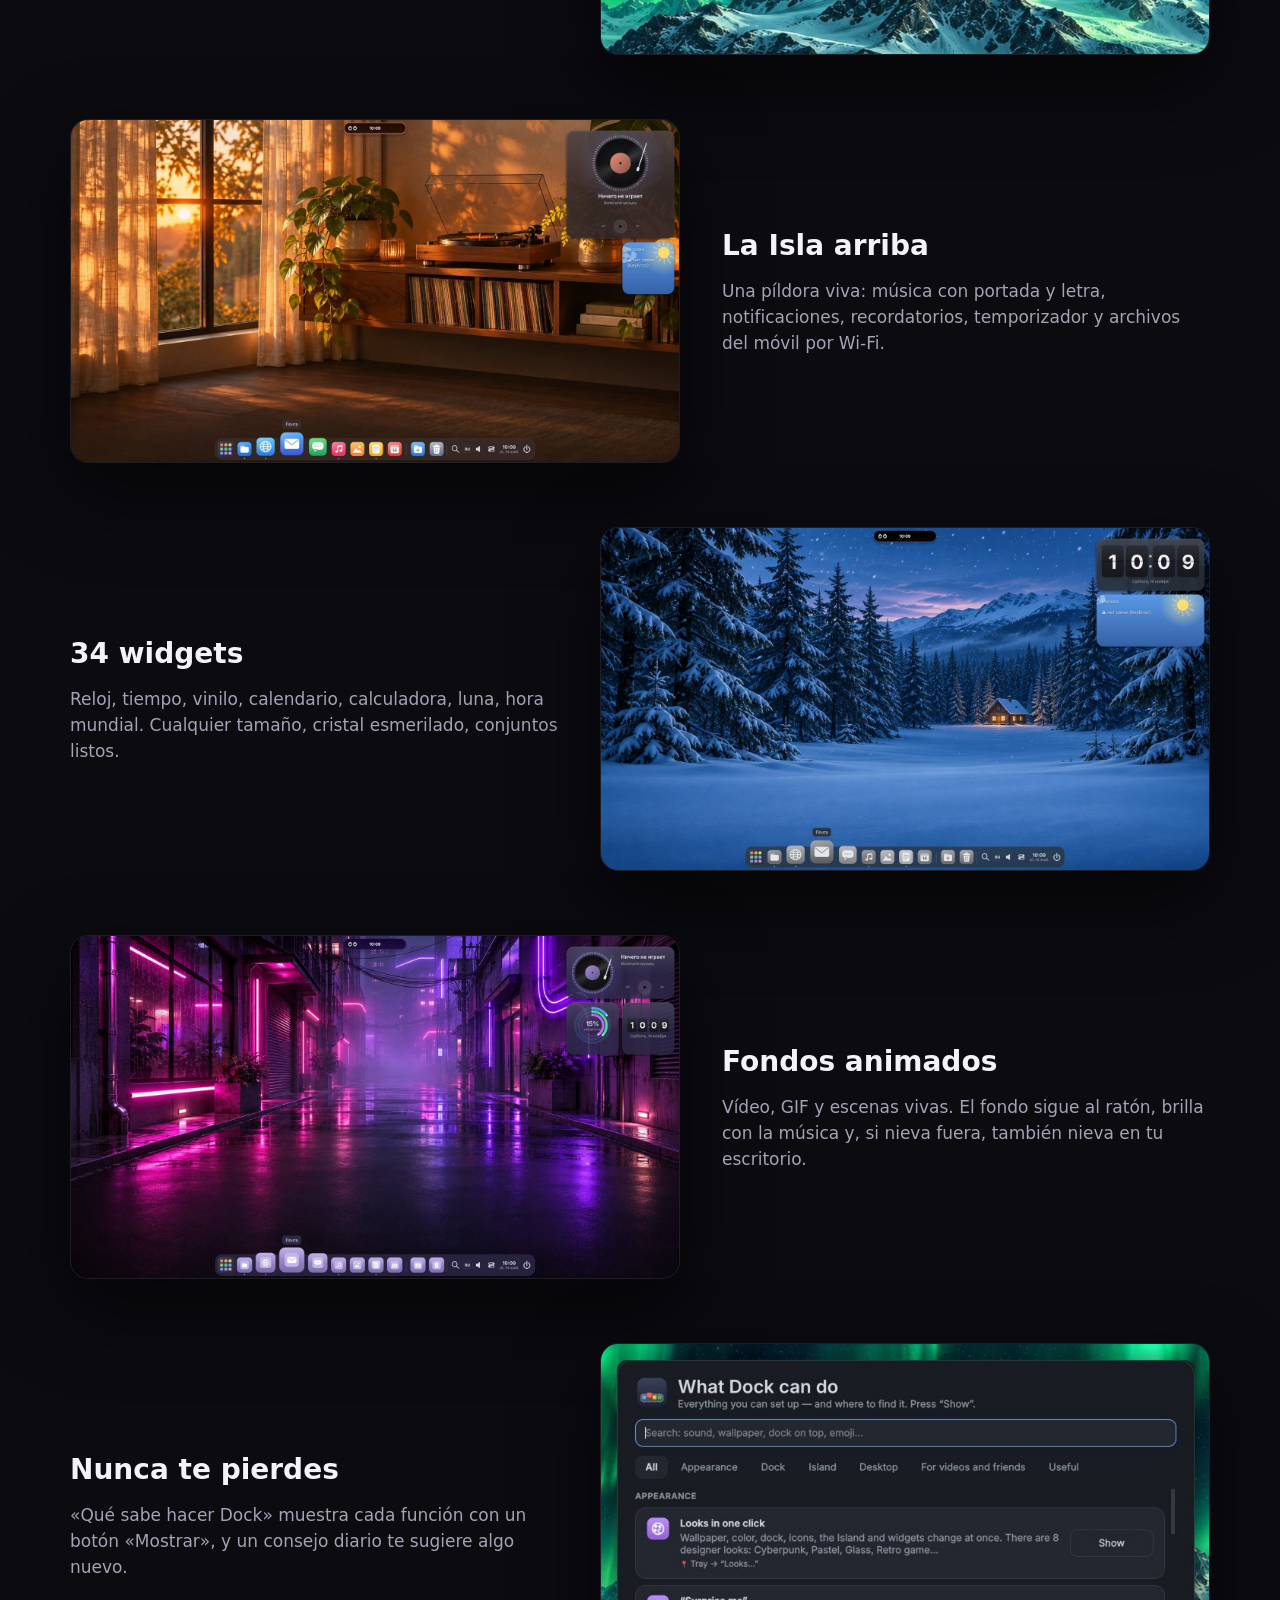
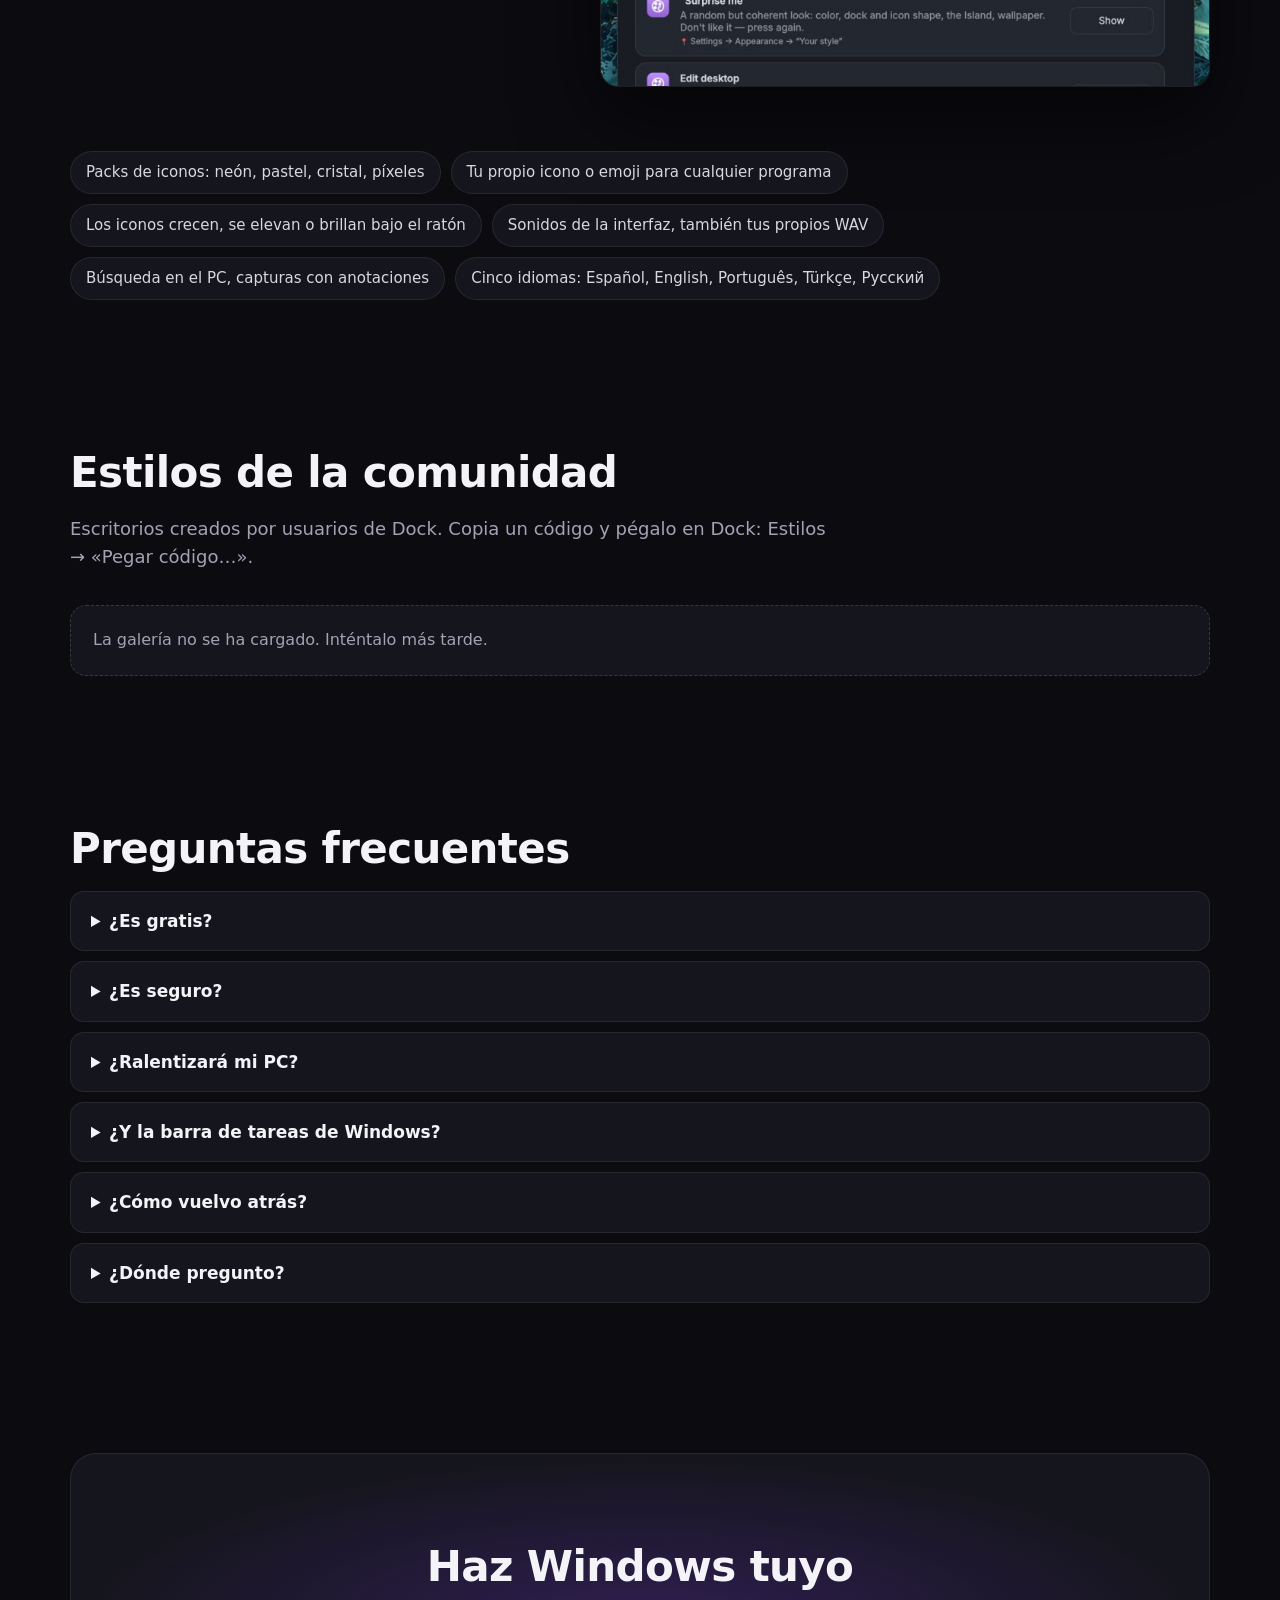
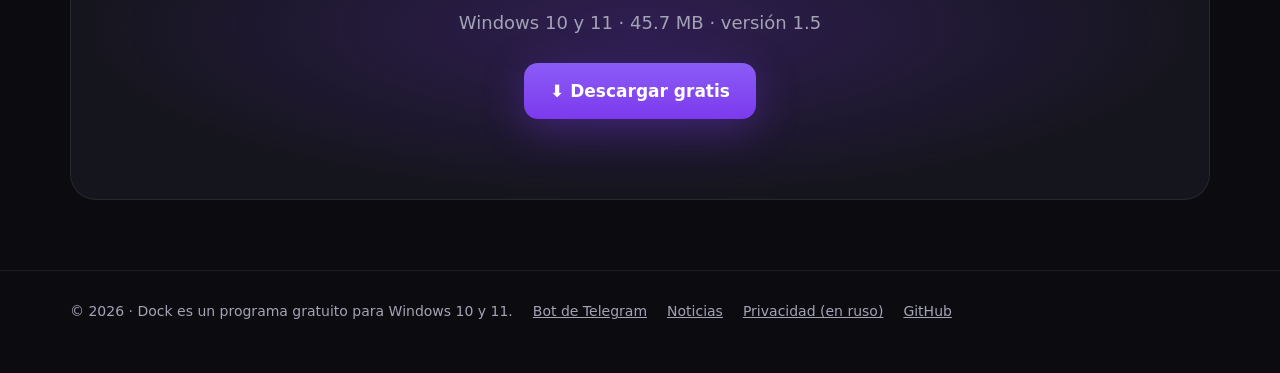
<file: es.html>
<!doctype html><html lang="es"><head><meta charset="utf-8">
<meta name="viewport" content="width=device-width,initial-scale=1">
<title>Dock — haz Windows tuyo</title><meta name="description" content="Programa gratuito para Windows 10 y 11: un dock en cualquier borde, una Isla viva arriba, fondos animados, 34 widgets y estilos listos con un clic.">
<meta property="og:title" content="Dock — haz Windows tuyo"><meta property="og:description" content="Programa gratuito para Windows 10 y 11: un dock en cualquier borde, una Isla viva arriba, fondos animados, 34 widgets y estilos listos con un clic.">
<meta property="og:image" content="https://alex398378.github.io/look_cyber.jpg"><meta name="theme-color" content="#0b0b10">
<link rel="icon" href="favicon.png"><link rel="stylesheet" href="style.css"><link rel="alternate" hreflang="ru" href="https://alex398378.github.io/ru.html"><link rel="alternate" hreflang="en" href="https://alex398378.github.io/en.html"><link rel="alternate" hreflang="es" href="https://alex398378.github.io/es.html"><link rel="alternate" hreflang="pt" href="https://alex398378.github.io/pt.html"><link rel="alternate" hreflang="tr" href="https://alex398378.github.io/tr.html"></head><body><header><div class="wrap nav"><a class="brand" href="es.html"><img src="logo.png" alt="">Dock</a>
<nav class="links"><a class="hide" href="es.html#looks">Estilos</a><a class="hide" href="es.html#features">Funciones</a>
<a class="hide" href="es.html#people">Comunidad</a><a class="hide" href="guide-es.html">Guía</a>
<select aria-label="Idioma" onchange="location.href=this.value"><option value="ru.html">Русский</option><option value="en.html">English</option><option value="es.html" selected>Español</option><option value="pt.html">Português</option><option value="tr.html">Türkçe</option></select>
<a class="btn small" href="https://github.com/Alex398378/dock-updates/releases/latest/download/Dock-Setup.exe">Descargar</a></nav></div></header>
<main><div class="hero"><div class="wrap">
<h1>Haz Windows tuyo</h1><p class="sub">Dock convierte un escritorio normal en uno bonito y práctico: un dock en cualquier borde de la pantalla, una Isla viva arriba, fondos animados, widgets y estilos listos, todo con un clic.</p>
<a class="btn" href="https://github.com/Alex398378/dock-updates/releases/latest/download/Dock-Setup.exe">⬇ Descargar gratis</a>
<div class="meta">Windows 10 y 11 · 45.7 MB · versión 1.5</div>
<div class="smart">Windows puede mostrar la pantalla azul «Windows protegió su PC»: lo hace con cualquier programa nuevo sin firma de pago. Pulsa «Más información» → «Ejecutar de todas formas».</div>
<div class="stage" id="stage"><img src="look_cyber.jpg" alt="Cyberpunk" class=on loading="eager" data-name="Cyberpunk"><img src="look_lamp.jpg" alt="Cálido" loading="eager" data-name="Cálido"><img src="look_glassy.jpg" alt="Cristal" loading="lazy" data-name="Cristal"><img src="look_retro.jpg" alt="Juego retro" loading="lazy" data-name="Juego retro"><img src="look_deep.jpg" alt="Profundidad" loading="lazy" data-name="Profundidad"><img src="look_candy.jpg" alt="Pastel" loading="lazy" data-name="Pastel"><span class="tag" id="stagetag"></span></div>
</div></div>
<section id="looks"><div class="wrap"><h2>Estilos de diseñador</h2><p class="lead">Fondo, color, forma del dock, iconos, la Isla y los widgets cambian a la vez. ¿No te convence? «Sorpréndeme» crea un estilo al azar.</p><div class="grid"><div class="look" data-full="look_cyber.jpg"><img src="look_cyber-s.jpg" alt="" loading="lazy"><div><b>Cyberpunk</b><span>Iconos neón que brillan bajo el ratón</span></div></div><div class="look" data-full="look_candy.jpg"><img src="look_candy-s.jpg" alt="" loading="lazy"><div><b>Pastel</b><span>Baldosas suaves, los iconos se elevan</span></div></div><div class="look" data-full="look_glassy.jpg"><img src="look_glassy-s.jpg" alt="" loading="lazy"><div><b>Cristal</b><span>Baldosas transparentes sobre la aurora, sin base</span></div></div><div class="look" data-full="look_retro.jpg"><img src="look_retro-s.jpg" alt="" loading="lazy"><div><b>Juego retro</b><span>Iconos pixelados, baldosas y una Isla cuadrada</span></div></div><div class="look" data-full="look_minimal.jpg"><img src="look_minimal-s.jpg" alt="" loading="lazy"><div><b>Minimalismo</b><span>Iconos claros en una barra fina</span></div></div><div class="look" data-full="look_terminal.jpg"><img src="look_terminal-s.jpg" alt="" loading="lazy"><div><b>Terminal</b><span>Verde sobre negro, fuente monoespaciada</span></div></div><div class="look" data-full="look_lamp.jpg"><img src="look_lamp-s.jpg" alt="" loading="lazy"><div><b>Cálido</b><span>Baldosas cálidas y un atardecer suave</span></div></div><div class="look" data-full="look_deep.jpg"><img src="look_deep-s.jpg" alt="" loading="lazy"><div><b>Profundidad</b><span>Iconos de cristal y borde neón</span></div></div><div class="look" data-full="look_neon.jpg"><img src="look_neon-s.jpg" alt="" loading="lazy"><div><b>Neón</b><span>Destellos, borde de neón, vinilo y pulso</span></div></div><div class="look" data-full="look_cozy.jpg"><img src="look_cozy-s.jpg" alt="" loading="lazy"><div><b>Acogedor</b><span>Atardecer cálido y vinilo</span></div></div><div class="look" data-full="look_aurora.jpg"><img src="look_aurora-s.jpg" alt="" loading="lazy"><div><b>Aurora boreal</b><span>Auroras verdes, color menta</span></div></div><div class="look" data-full="look_winter.jpg"><img src="look_winter-s.jpg" alt="" loading="lazy"><div><b>Invierno</b><span>Nevada, tiempo en vivo y reloj de paletas</span></div></div></div></div></section>
<section id="features"><div class="wrap"><h2>Donde quieras, como quieras</h2><div style="height:30px"></div><div class="feat"><div class="pic"><img src="edge_top.jpg" alt="Dock en cualquier borde" loading="lazy"></div><div><h3>Dock en cualquier borde</h3><p>Abajo, arriba, a la izquierda o a la derecha: mantén Alt y arrastra. ¿Necesitas más? Activa un segundo dock para juegos o trabajo.</p></div></div><div class="feat"><div class="pic"><img src="editdesk-en.jpg" alt="Editar escritorio" loading="lazy"></div><div><h3>Editar escritorio</h3><p>Mueve widgets, el dock y la Isla con el ratón, añade pegatinas, GIF y textos con cualquier fuente.</p></div></div><div class="feat"><div class="pic"><img src="look_cozy.jpg" alt="La Isla arriba" loading="lazy"></div><div><h3>La Isla arriba</h3><p>Una píldora viva: música con portada y letra, notificaciones, recordatorios, temporizador y archivos del móvil por Wi-Fi.</p></div></div><div class="feat"><div class="pic"><img src="look_winter.jpg" alt="34 widgets" loading="lazy"></div><div><h3>34 widgets</h3><p>Reloj, tiempo, vinilo, calendario, calculadora, luna, hora mundial. Cualquier tamaño, cristal esmerilado, conjuntos listos.</p></div></div><div class="feat"><div class="pic"><img src="look_neon.jpg" alt="Fondos animados" loading="lazy"></div><div><h3>Fondos animados</h3><p>Vídeo, GIF y escenas vivas. El fondo sigue al ratón, brilla con la música y, si nieva fuera, también nieva en tu escritorio.</p></div></div><div class="feat"><div class="pic"><img src="guide-en.jpg" alt="Nunca te pierdes" loading="lazy"></div><div><h3>Nunca te pierdes</h3><p>«Qué sabe hacer Dock» muestra cada función con un botón «Mostrar», y un consejo diario te sugiere algo nuevo.</p></div></div><div class="chips"><span class="chip">Packs de iconos: neón, pastel, cristal, píxeles</span><span class="chip">Tu propio icono o emoji para cualquier programa</span><span class="chip">Los iconos crecen, se elevan o brillan bajo el ratón</span><span class="chip">Sonidos de la interfaz, también tus propios WAV</span><span class="chip">Búsqueda en el PC, capturas con anotaciones</span><span class="chip">Cinco idiomas: Español, English, Português, Türkçe, Русский</span></div></div></section>
<section id="people"><div class="wrap"><h2>Estilos de la comunidad</h2><p class="lead">Escritorios creados por usuarios de Dock. Copia un código y pégalo en Dock: Estilos → «Pegar código…».</p><div class="people" id="plist"></div></div></section>
<section><div class="wrap"><h2>Preguntas frecuentes</h2><details><summary>¿Es gratis?</summary><p>Sí. Todo lo que ves en esta página es gratis.</p></details><details><summary>¿Es seguro?</summary><p>Dock no te rastrea y no tiene anuncios. Cada actualización está firmada: Dock no instala un archivo si la firma no coincide.</p></details><details><summary>¿Ralentizará mi PC?</summary><p>No: Dock usa unos 150 MB de memoria y menos del 1 % de CPU, y los fondos animados se pausan cuando no se ven o mientras juegas.</p></details><details><summary>¿Y la barra de tareas de Windows?</summary><p>Lo eliges en el primer inicio: mantenerla, ocultarla automáticamente o quitarla del todo.</p></details><details><summary>¿Cómo vuelvo atrás?</summary><p>Desinstala Dock en Configuración → Aplicaciones. La barra de tareas, el fondo y los iconos vuelven.</p></details><details><summary>¿Dónde pregunto?</summary><p>Escribe a nuestro bot de Telegram: responde el autor. O en Dock: «Informar de un problema».</p></details></div></section>
<section><div class="wrap"><div class="cta"><h2>Haz Windows tuyo</h2><p class="lead" style="margin:10px auto 26px">Windows 10 y 11 · 45.7 MB · versión 1.5</p>
<a class="btn" href="https://github.com/Alex398378/dock-updates/releases/latest/download/Dock-Setup.exe">⬇ Descargar gratis</a></div></div></section>
</main><footer><div class="wrap"><span>© 2026 · Dock es un programa gratuito para Windows 10 y 11.</span>
<a href="https://t.me/dock_win_bot">Bot de Telegram</a><a href="https://t.me/dock_win">Noticias</a><a href="https://github.com/Alex398378/dock-updates/blob/main/PRIVACY.md">Privacidad (en ruso)</a>
<a href="https://github.com/Alex398378/dock-updates/releases">GitHub</a></div></footer>
<div class="lb" id="lb"><img alt=""></div>
<script>const C={"api": "https://dockbot-ghjyukol.waw0.amvera.tech/looks", "empty": "Aún no hay nada: ¡sé el primero! En Dock: Estilos → «Compartir estilo» y envía el código a nuestro bot de Telegram.", "err": "La galería no se ha cargado. Inténtalo más tarde.", "copy": "Copiar código", "copied": "¡Copiado!", "acc": {"sky": "#6aa8f0", "mint": "#63c2a4", "sand": "#d8a86a", "lilac": "#a48ee0", "rose": "#e08aa6", "coral": "#e8907a", "ocean": "#4f9fd0", "forest": "#7fb069", "indigo": "#7c86e8", "steel": "#9aa8bb"}};
(function(){const s=[...document.querySelectorAll('#stage img')],tag=document.getElementById('stagetag');let i=0;tag.textContent=s[0].dataset.name;
setInterval(()=>{s[i].classList.remove('on');i=(i+1)%s.length;s[i].classList.add('on');tag.textContent=s[i].dataset.name},3200);})();
const lb=document.getElementById('lb');document.querySelectorAll('.look').forEach(c=>c.onclick=()=>{lb.querySelector('img').src=c.dataset.full;lb.classList.add('on')});lb.onclick=()=>lb.classList.remove('on');
async function peek(code){try{const b=code.slice(5).replace(/-/g,'+').replace(/_/g,'/');const bin=Uint8Array.from(atob(b+'='.repeat((4-b.length%4)%4)),c=>c.charCodeAt(0));
const t=await new Response(new Blob([bin]).stream().pipeThrough(new DecompressionStream('deflate'))).text();return JSON.parse(t)}catch(e){return null}}
(async function(){const box=document.getElementById('plist');try{const r=await fetch(C.api);const d=await r.json();const L=(d.looks||[]);
if(!L.length){box.outerHTML='<div class="empty">'+C.empty+'</div>';return}
for(const it of L){const j=await peek(it.code)||{};const c=(j.c&&/^#[0-9a-f]{6}$/i.test(j.c))?j.c:(C.acc[j.a]||'#8b5cf6');
const el=document.createElement('div');el.className='pl';el.innerHTML='<div class="sw" style="background:linear-gradient(135deg,'+c+',#15151d)"></div><b></b><span class="lk">❤ '+(it.likes|0)+'</span><button class="btn small ghost">'+C.copy+'</button>';
el.querySelector('b').textContent=it.name;const bt=el.querySelector('button');bt.onclick=async()=>{try{await navigator.clipboard.writeText(it.code);bt.textContent=C.copied}catch(e){prompt('',it.code)}};box.appendChild(el)}
}catch(e){box.outerHTML='<div class="empty">'+C.err+'</div>'}})();
</script></body></html>
</file>
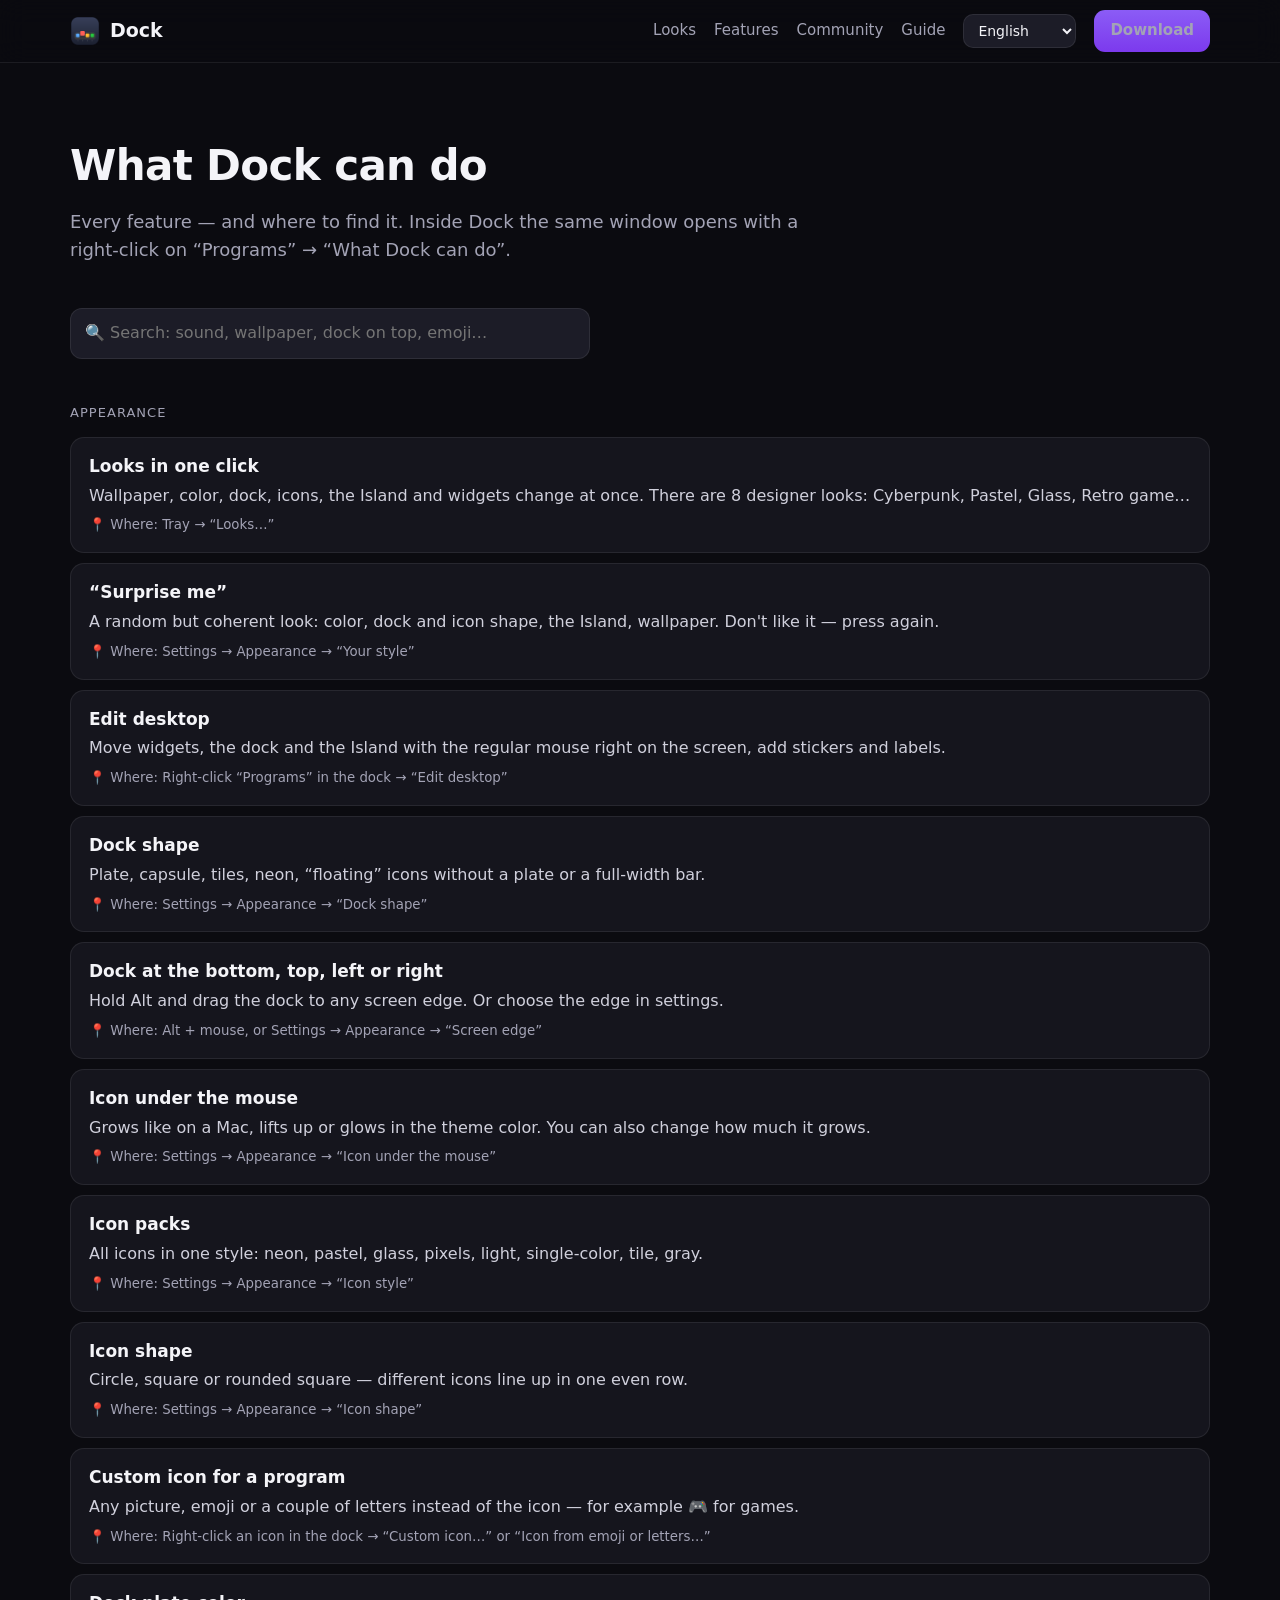
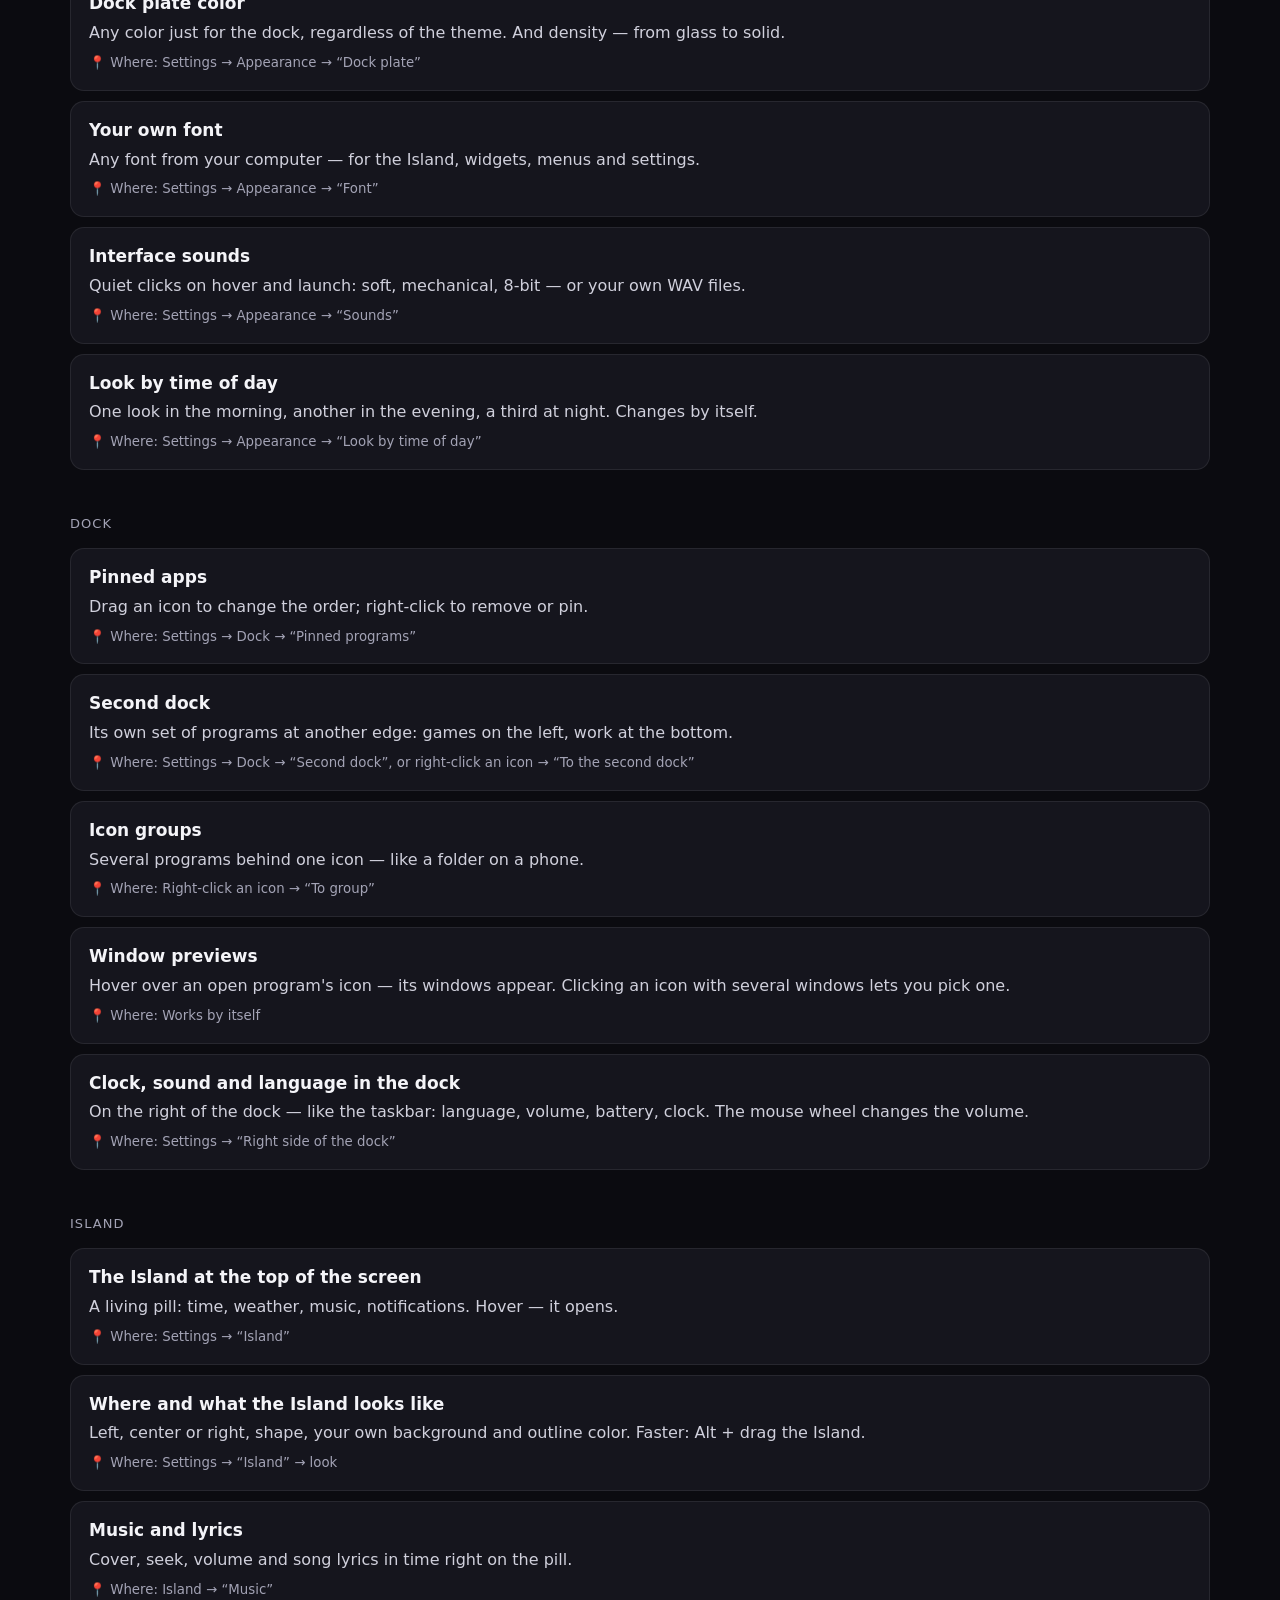
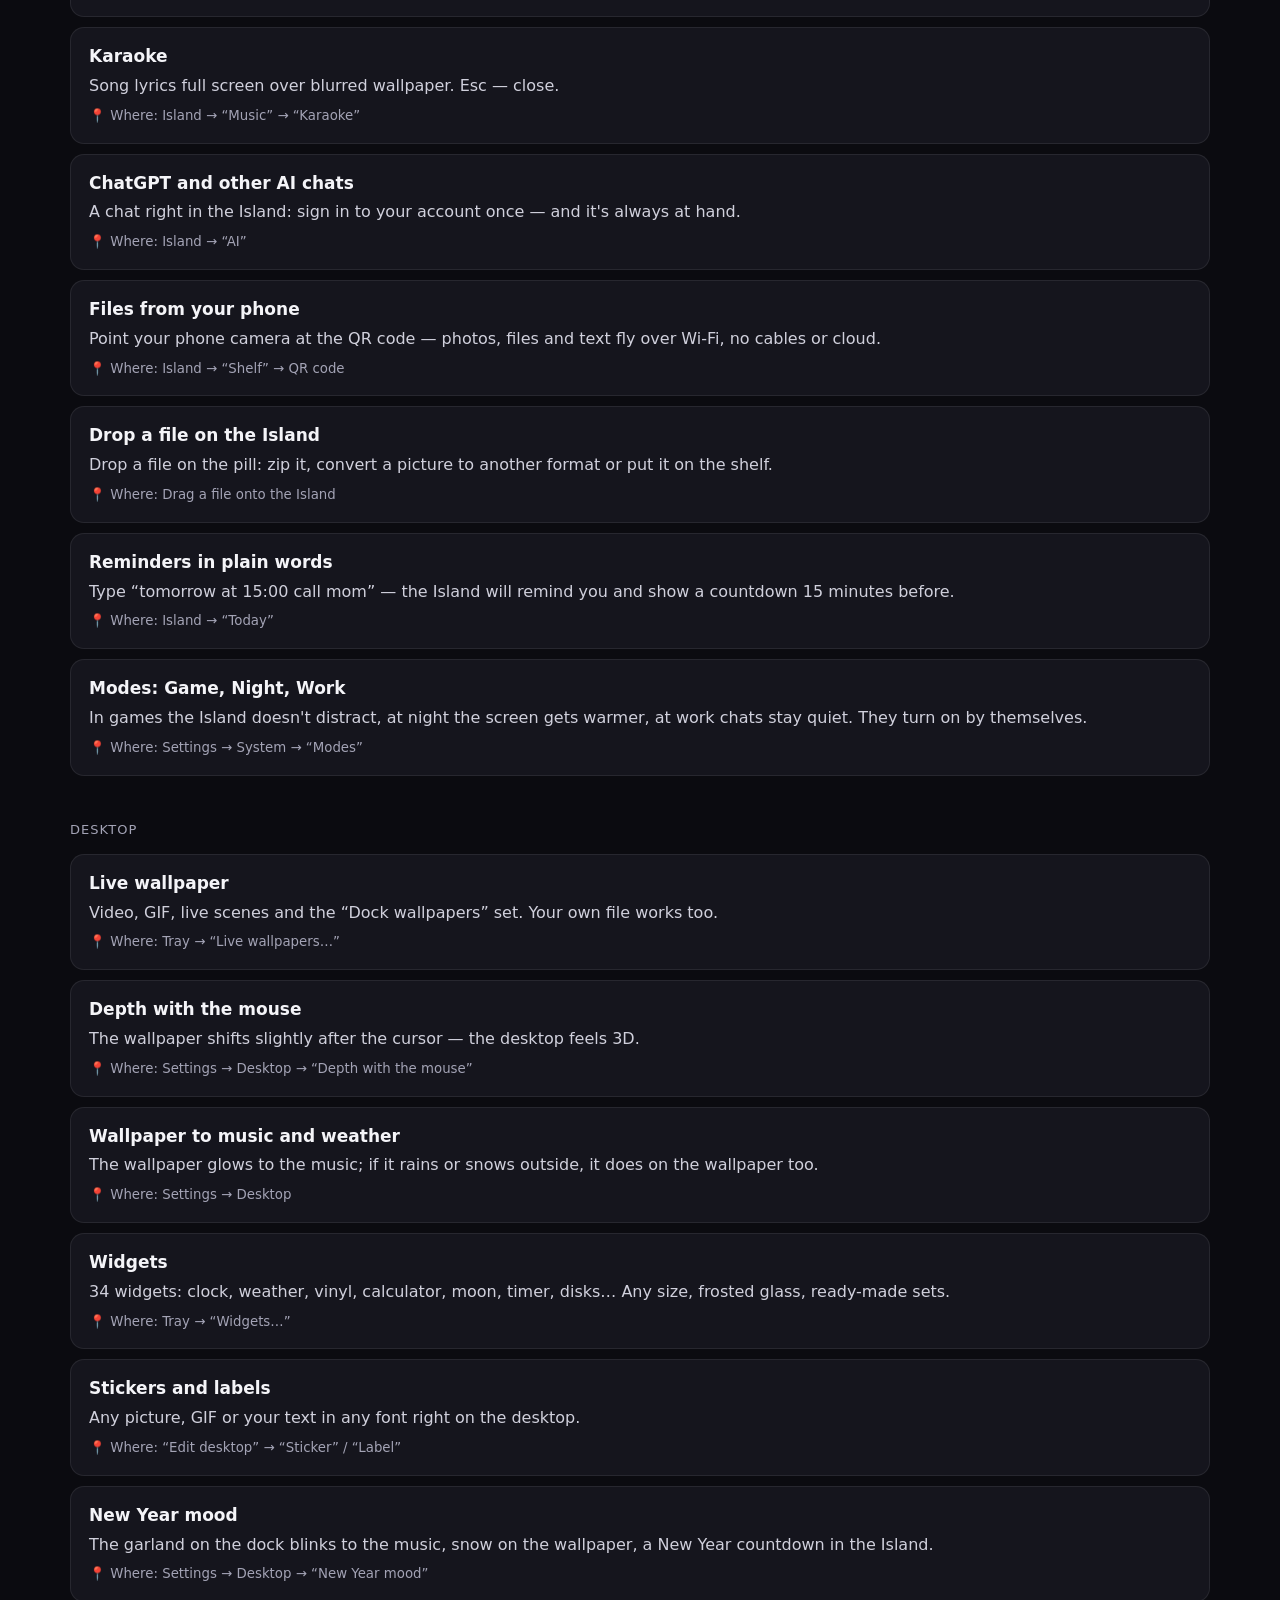
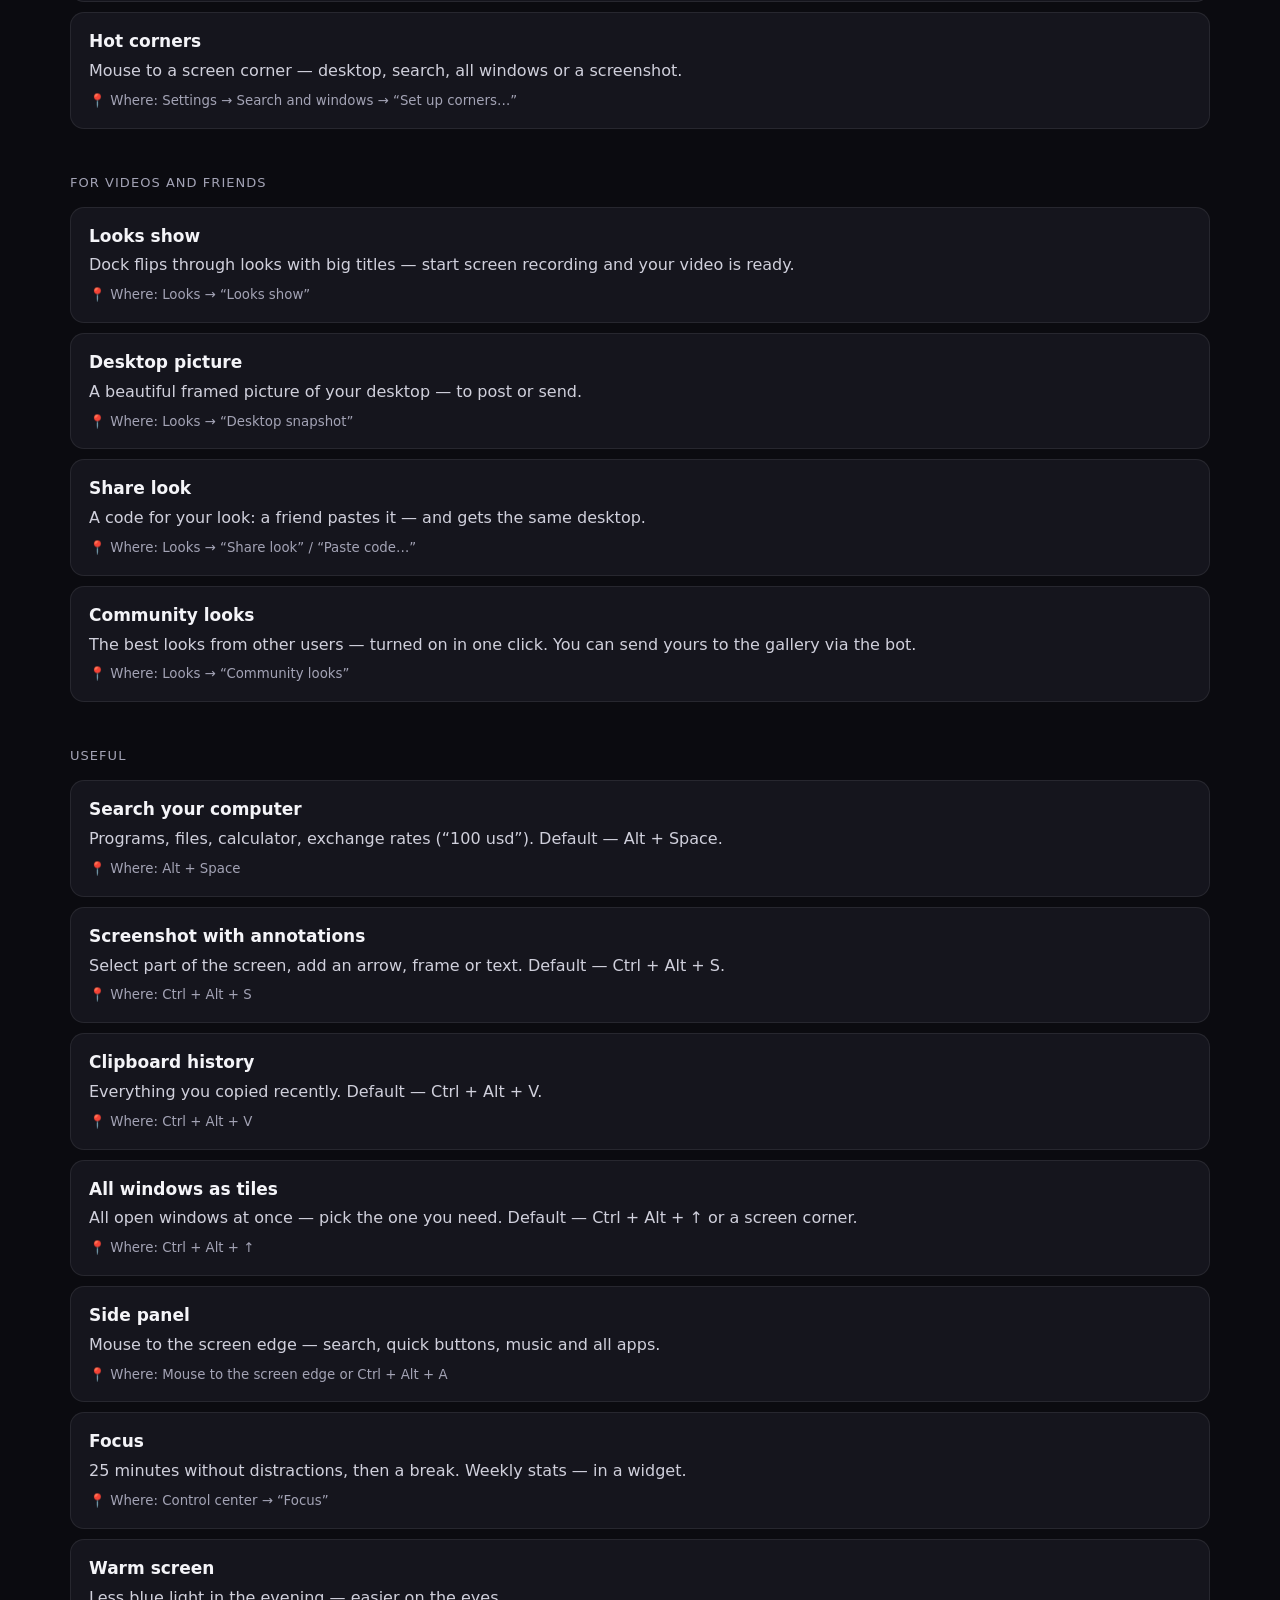
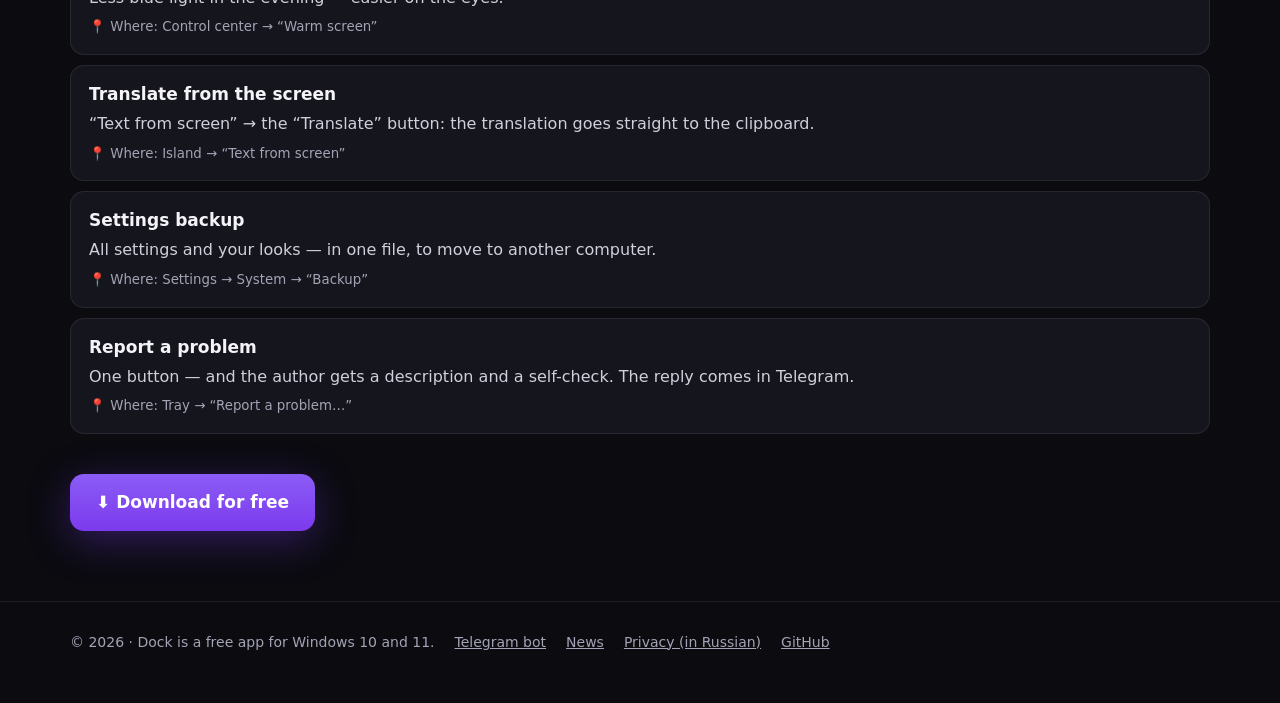
<file: guide-en.html>
<!doctype html><html lang="en"><head><meta charset="utf-8">
<meta name="viewport" content="width=device-width,initial-scale=1">
<title>What Dock can do — Dock</title><meta name="description" content="A free app for Windows 10 and 11: a dock on any screen edge, a live Island on top, live wallpapers, 34 widgets and ready-made looks in one click.">
<meta property="og:title" content="What Dock can do — Dock"><meta property="og:description" content="A free app for Windows 10 and 11: a dock on any screen edge, a live Island on top, live wallpapers, 34 widgets and ready-made looks in one click.">
<meta property="og:image" content="https://alex398378.github.io/look_cyber.jpg"><meta name="theme-color" content="#0b0b10">
<link rel="icon" href="favicon.png"><link rel="stylesheet" href="style.css"><link rel="alternate" hreflang="ru" href="https://alex398378.github.io/guide-ru.html"><link rel="alternate" hreflang="en" href="https://alex398378.github.io/guide-en.html"><link rel="alternate" hreflang="es" href="https://alex398378.github.io/guide-es.html"><link rel="alternate" hreflang="pt" href="https://alex398378.github.io/guide-pt.html"><link rel="alternate" hreflang="tr" href="https://alex398378.github.io/guide-tr.html"></head><body><header><div class="wrap nav"><a class="brand" href="en.html"><img src="logo.png" alt="">Dock</a>
<nav class="links"><a class="hide" href="en.html#looks">Looks</a><a class="hide" href="en.html#features">Features</a>
<a class="hide" href="en.html#people">Community</a><a class="hide" href="guide-en.html">Guide</a>
<select aria-label="Language" onchange="location.href=this.value"><option value="guide-ru.html">Русский</option><option value="guide-en.html" selected>English</option><option value="guide-es.html">Español</option><option value="guide-pt.html">Português</option><option value="guide-tr.html">Türkçe</option></select>
<a class="btn small" href="https://github.com/Alex398378/dock-updates/releases/latest/download/Dock-Setup.exe">Download</a></nav></div></header>
<main><section><div class="wrap"><h2>What Dock can do</h2><p class="lead">Every feature — and where to find it. Inside Dock the same window opens with a right-click on “Programs” → “What Dock can do”.</p>
<input id="gq" type="search" placeholder="🔍 Search: sound, wallpaper, dock on top, emoji…">
<div class="g-cat" data-cat>Appearance</div><div class="g-item" id="looks"><b>Looks in one click</b><p>Wallpaper, color, dock, icons, the Island and widgets change at once. There are 8 designer looks: Cyberpunk, Pastel, Glass, Retro game…</p><small>📍 Where: Tray → “Looks…”</small></div><div class="g-item" id="surprise"><b>“Surprise me”</b><p>A random but coherent look: color, dock and icon shape, the Island, wallpaper. Don&#x27;t like it — press again.</p><small>📍 Where: Settings → Appearance → “Your style”</small></div><div class="g-item" id="editdesk"><b>Edit desktop</b><p>Move widgets, the dock and the Island with the regular mouse right on the screen, add stickers and labels.</p><small>📍 Where: Right-click “Programs” in the dock → “Edit desktop”</small></div><div class="g-item" id="shape"><b>Dock shape</b><p>Plate, capsule, tiles, neon, “floating” icons without a plate or a full-width bar.</p><small>📍 Where: Settings → Appearance → “Dock shape”</small></div><div class="g-item" id="edge"><b>Dock at the bottom, top, left or right</b><p>Hold Alt and drag the dock to any screen edge. Or choose the edge in settings.</p><small>📍 Where: Alt + mouse, or Settings → Appearance → “Screen edge”</small></div><div class="g-item" id="anim"><b>Icon under the mouse</b><p>Grows like on a Mac, lifts up or glows in the theme color. You can also change how much it grows.</p><small>📍 Where: Settings → Appearance → “Icon under the mouse”</small></div><div class="g-item" id="packs"><b>Icon packs</b><p>All icons in one style: neon, pastel, glass, pixels, light, single-color, tile, gray.</p><small>📍 Where: Settings → Appearance → “Icon style”</small></div><div class="g-item" id="ishape"><b>Icon shape</b><p>Circle, square or rounded square — different icons line up in one even row.</p><small>📍 Where: Settings → Appearance → “Icon shape”</small></div><div class="g-item" id="myicon"><b>Custom icon for a program</b><p>Any picture, emoji or a couple of letters instead of the icon — for example 🎮 for games.</p><small>📍 Where: Right-click an icon in the dock → “Custom icon…” or “Icon from emoji or letters…”</small></div><div class="g-item" id="plate"><b>Dock plate color</b><p>Any color just for the dock, regardless of the theme. And density — from glass to solid.</p><small>📍 Where: Settings → Appearance → “Dock plate”</small></div><div class="g-item" id="font"><b>Your own font</b><p>Any font from your computer — for the Island, widgets, menus and settings.</p><small>📍 Where: Settings → Appearance → “Font”</small></div><div class="g-item" id="sounds"><b>Interface sounds</b><p>Quiet clicks on hover and launch: soft, mechanical, 8-bit — or your own WAV files.</p><small>📍 Where: Settings → Appearance → “Sounds”</small></div><div class="g-item" id="daily"><b>Look by time of day</b><p>One look in the morning, another in the evening, a third at night. Changes by itself.</p><small>📍 Where: Settings → Appearance → “Look by time of day”</small></div><div class="g-cat" data-cat>Dock</div><div class="g-item" id="pins"><b>Pinned apps</b><p>Drag an icon to change the order; right-click to remove or pin.</p><small>📍 Where: Settings → Dock → “Pinned programs”</small></div><div class="g-item" id="dock2"><b>Second dock</b><p>Its own set of programs at another edge: games on the left, work at the bottom.</p><small>📍 Where: Settings → Dock → “Second dock”, or right-click an icon → “To the second dock”</small></div><div class="g-item" id="groups"><b>Icon groups</b><p>Several programs behind one icon — like a folder on a phone.</p><small>📍 Where: Right-click an icon → “To group”</small></div><div class="g-item" id="previews"><b>Window previews</b><p>Hover over an open program&#x27;s icon — its windows appear. Clicking an icon with several windows lets you pick one.</p><small>📍 Where: Works by itself</small></div><div class="g-item" id="status"><b>Clock, sound and language in the dock</b><p>On the right of the dock — like the taskbar: language, volume, battery, clock. The mouse wheel changes the volume.</p><small>📍 Where: Settings → “Right side of the dock”</small></div><div class="g-cat" data-cat>Island</div><div class="g-item" id="island"><b>The Island at the top of the screen</b><p>A living pill: time, weather, music, notifications. Hover — it opens.</p><small>📍 Where: Settings → “Island”</small></div><div class="g-item" id="islandpos"><b>Where and what the Island looks like</b><p>Left, center or right, shape, your own background and outline color. Faster: Alt + drag the Island.</p><small>📍 Where: Settings → “Island” → look</small></div><div class="g-item" id="music"><b>Music and lyrics</b><p>Cover, seek, volume and song lyrics in time right on the pill.</p><small>📍 Where: Island → “Music”</small></div><div class="g-item" id="karaoke"><b>Karaoke</b><p>Song lyrics full screen over blurred wallpaper. Esc — close.</p><small>📍 Where: Island → “Music” → “Karaoke”</small></div><div class="g-item" id="ai"><b>ChatGPT and other AI chats</b><p>A chat right in the Island: sign in to your account once — and it&#x27;s always at hand.</p><small>📍 Where: Island → “AI”</small></div><div class="g-item" id="phone"><b>Files from your phone</b><p>Point your phone camera at the QR code — photos, files and text fly over Wi-Fi, no cables or cloud.</p><small>📍 Where: Island → “Shelf” → QR code</small></div><div class="g-item" id="dropzip"><b>Drop a file on the Island</b><p>Drop a file on the pill: zip it, convert a picture to another format or put it on the shelf.</p><small>📍 Where: Drag a file onto the Island</small></div><div class="g-item" id="today"><b>Reminders in plain words</b><p>Type “tomorrow at 15:00 call mom” — the Island will remind you and show a countdown 15 minutes before.</p><small>📍 Where: Island → “Today”</small></div><div class="g-item" id="modes"><b>Modes: Game, Night, Work</b><p>In games the Island doesn&#x27;t distract, at night the screen gets warmer, at work chats stay quiet. They turn on by themselves.</p><small>📍 Where: Settings → System → “Modes”</small></div><div class="g-cat" data-cat>Desktop</div><div class="g-item" id="walls"><b>Live wallpaper</b><p>Video, GIF, live scenes and the “Dock wallpapers” set. Your own file works too.</p><small>📍 Where: Tray → “Live wallpapers…”</small></div><div class="g-item" id="parallax"><b>Depth with the mouse</b><p>The wallpaper shifts slightly after the cursor — the desktop feels 3D.</p><small>📍 Where: Settings → Desktop → “Depth with the mouse”</small></div><div class="g-item" id="wpmusic"><b>Wallpaper to music and weather</b><p>The wallpaper glows to the music; if it rains or snows outside, it does on the wallpaper too.</p><small>📍 Where: Settings → Desktop</small></div><div class="g-item" id="widgets"><b>Widgets</b><p>34 widgets: clock, weather, vinyl, calculator, moon, timer, disks… Any size, frosted glass, ready-made sets.</p><small>📍 Where: Tray → “Widgets…”</small></div><div class="g-item" id="stickers"><b>Stickers and labels</b><p>Any picture, GIF or your text in any font right on the desktop.</p><small>📍 Where: “Edit desktop” → “Sticker” / “Label”</small></div><div class="g-item" id="ny"><b>New Year mood</b><p>The garland on the dock blinks to the music, snow on the wallpaper, a New Year countdown in the Island.</p><small>📍 Where: Settings → Desktop → “New Year mood”</small></div><div class="g-item" id="corners"><b>Hot corners</b><p>Mouse to a screen corner — desktop, search, all windows or a screenshot.</p><small>📍 Where: Settings → Search and windows → “Set up corners…”</small></div><div class="g-cat" data-cat>For videos and friends</div><div class="g-item" id="reel"><b>Looks show</b><p>Dock flips through looks with big titles — start screen recording and your video is ready.</p><small>📍 Where: Looks → “Looks show”</small></div><div class="g-item" id="shot"><b>Desktop picture</b><p>A beautiful framed picture of your desktop — to post or send.</p><small>📍 Where: Looks → “Desktop snapshot”</small></div><div class="g-item" id="sharecode"><b>Share look</b><p>A code for your look: a friend pastes it — and gets the same desktop.</p><small>📍 Where: Looks → “Share look” / “Paste code…”</small></div><div class="g-item" id="people"><b>Community looks</b><p>The best looks from other users — turned on in one click. You can send yours to the gallery via the bot.</p><small>📍 Where: Looks → “Community looks”</small></div><div class="g-cat" data-cat>Useful</div><div class="g-item" id="search"><b>Search your computer</b><p>Programs, files, calculator, exchange rates (“100 usd”). Default — Alt + Space.</p><small>📍 Where: Alt + Space</small></div><div class="g-item" id="snip"><b>Screenshot with annotations</b><p>Select part of the screen, add an arrow, frame or text. Default — Ctrl + Alt + S.</p><small>📍 Where: Ctrl + Alt + S</small></div><div class="g-item" id="clips"><b>Clipboard history</b><p>Everything you copied recently. Default — Ctrl + Alt + V.</p><small>📍 Where: Ctrl + Alt + V</small></div><div class="g-item" id="overview"><b>All windows as tiles</b><p>All open windows at once — pick the one you need. Default — Ctrl + Alt + ↑ or a screen corner.</p><small>📍 Where: Ctrl + Alt + ↑</small></div><div class="g-item" id="pad"><b>Side panel</b><p>Mouse to the screen edge — search, quick buttons, music and all apps.</p><small>📍 Where: Mouse to the screen edge or Ctrl + Alt + A</small></div><div class="g-item" id="focus"><b>Focus</b><p>25 minutes without distractions, then a break. Weekly stats — in a widget.</p><small>📍 Where: Control center → “Focus”</small></div><div class="g-item" id="warm"><b>Warm screen</b><p>Less blue light in the evening — easier on the eyes.</p><small>📍 Where: Control center → “Warm screen”</small></div><div class="g-item" id="translate"><b>Translate from the screen</b><p>“Text from screen” → the “Translate” button: the translation goes straight to the clipboard.</p><small>📍 Where: Island → “Text from screen”</small></div><div class="g-item" id="backup"><b>Settings backup</b><p>All settings and your looks — in one file, to move to another computer.</p><small>📍 Where: Settings → System → “Backup”</small></div><div class="g-item" id="report"><b>Report a problem</b><p>One button — and the author gets a description and a self-check. The reply comes in Telegram.</p><small>📍 Where: Tray → “Report a problem…”</small></div><div style="margin-top:40px"><a class="btn" href="https://github.com/Alex398378/dock-updates/releases/latest/download/Dock-Setup.exe">⬇ Download for free</a></div></div></section></main><footer><div class="wrap"><span>© 2026 · Dock is a free app for Windows 10 and 11.</span>
<a href="https://t.me/dock_win_bot">Telegram bot</a><a href="https://t.me/dock_win">News</a><a href="https://github.com/Alex398378/dock-updates/blob/main/PRIVACY.md">Privacy (in Russian)</a>
<a href="https://github.com/Alex398378/dock-updates/releases">GitHub</a></div></footer>
<script>document.getElementById('gq').oninput=function(){const q=this.value.toLowerCase().trim().split(/\s+/);
document.querySelectorAll('.g-item').forEach(x=>{const t=x.textContent.toLowerCase();x.style.display=q.every(w=>t.includes(w))?'':'none'});
document.querySelectorAll('[data-cat]').forEach(h=>{let n=h.nextElementSibling,v=false;while(n&&n.classList.contains('g-item')){if(n.style.display!=='none')v=true;n=n.nextElementSibling}h.style.display=v?'':'none'})};</script>
</body></html>
</file>
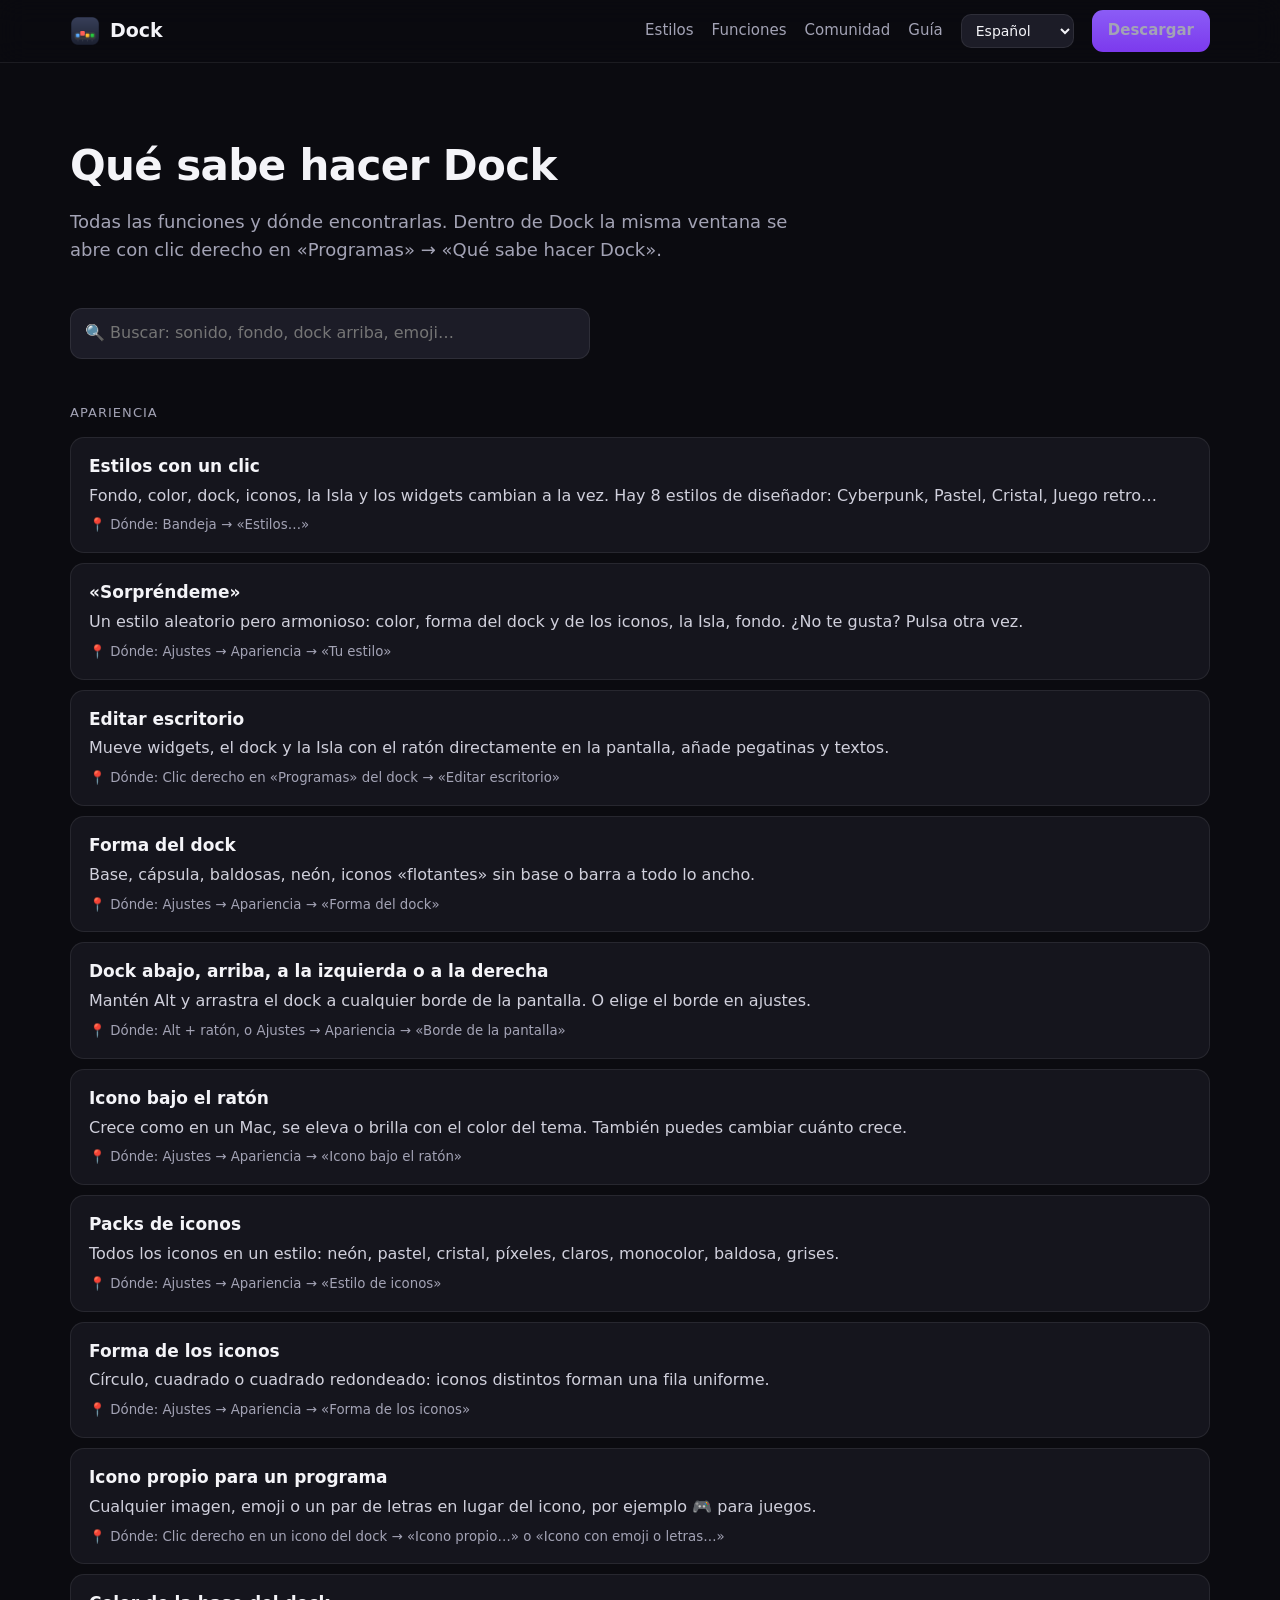
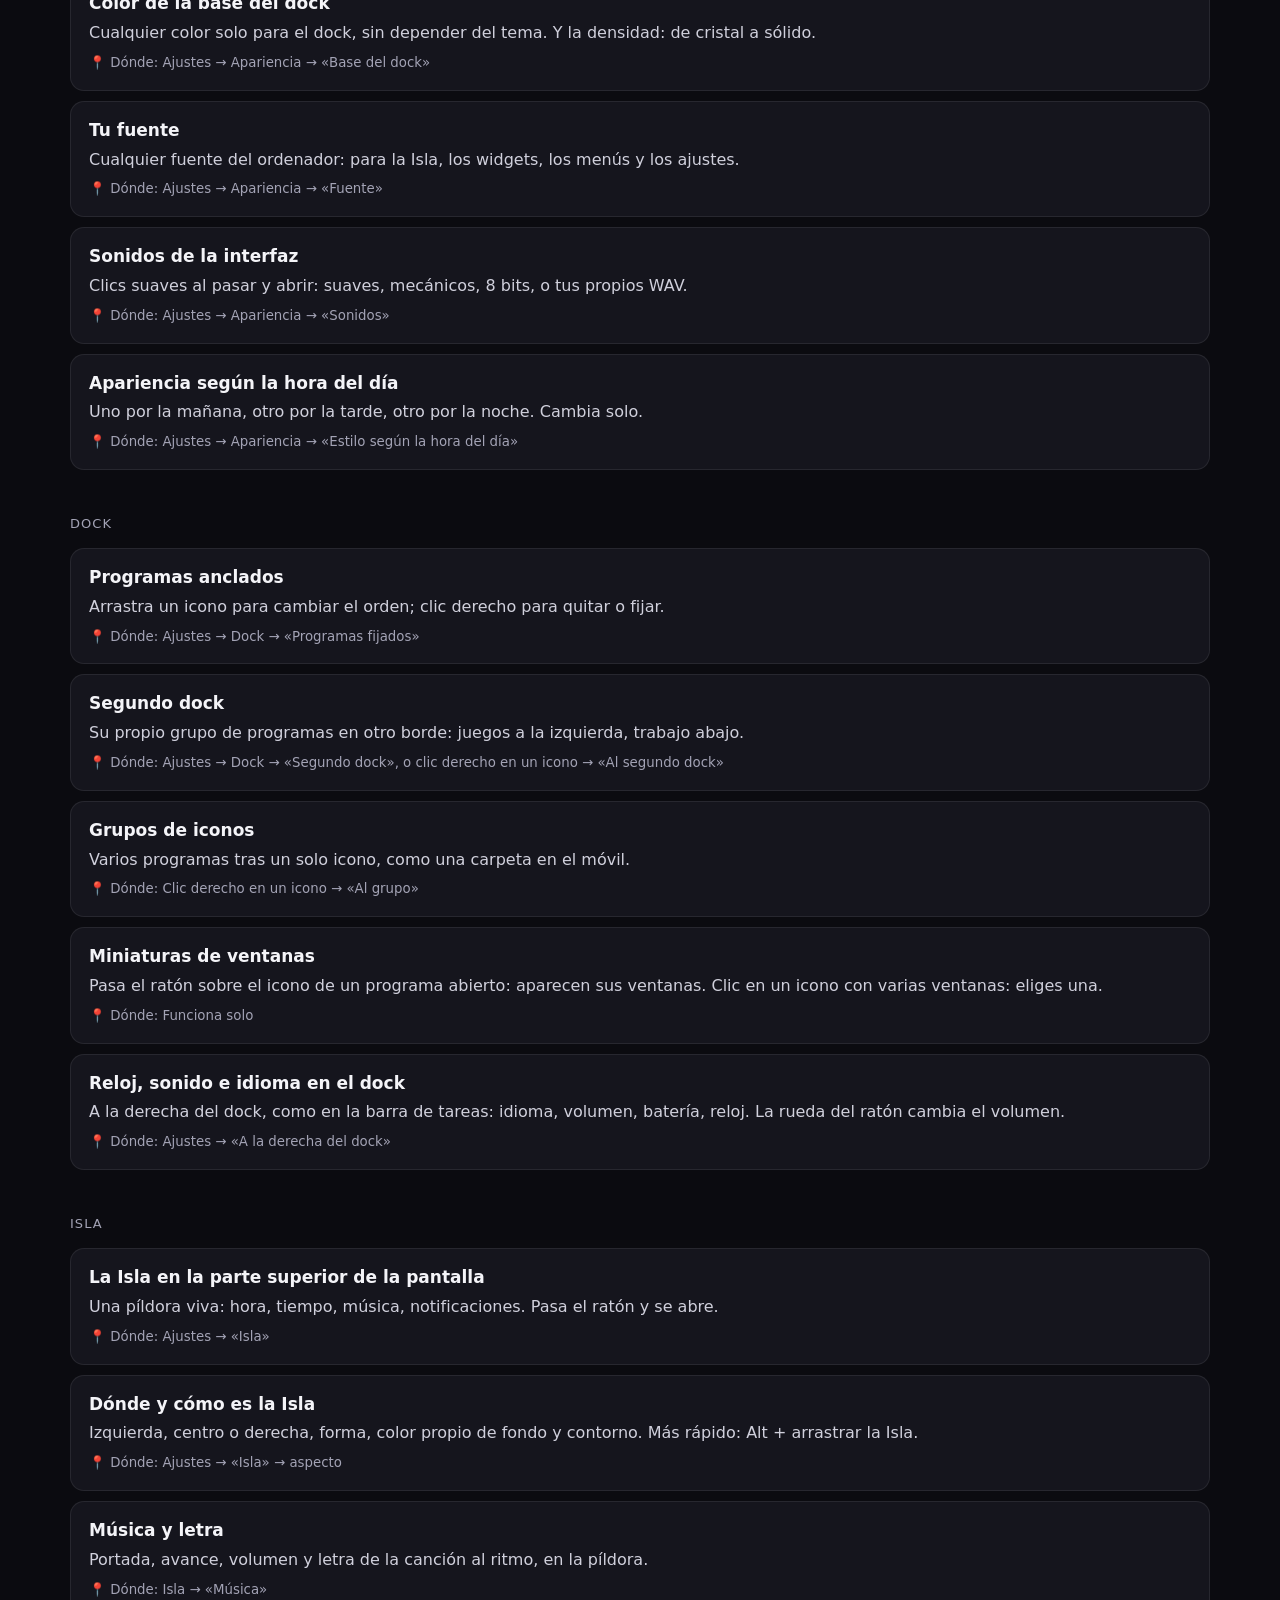
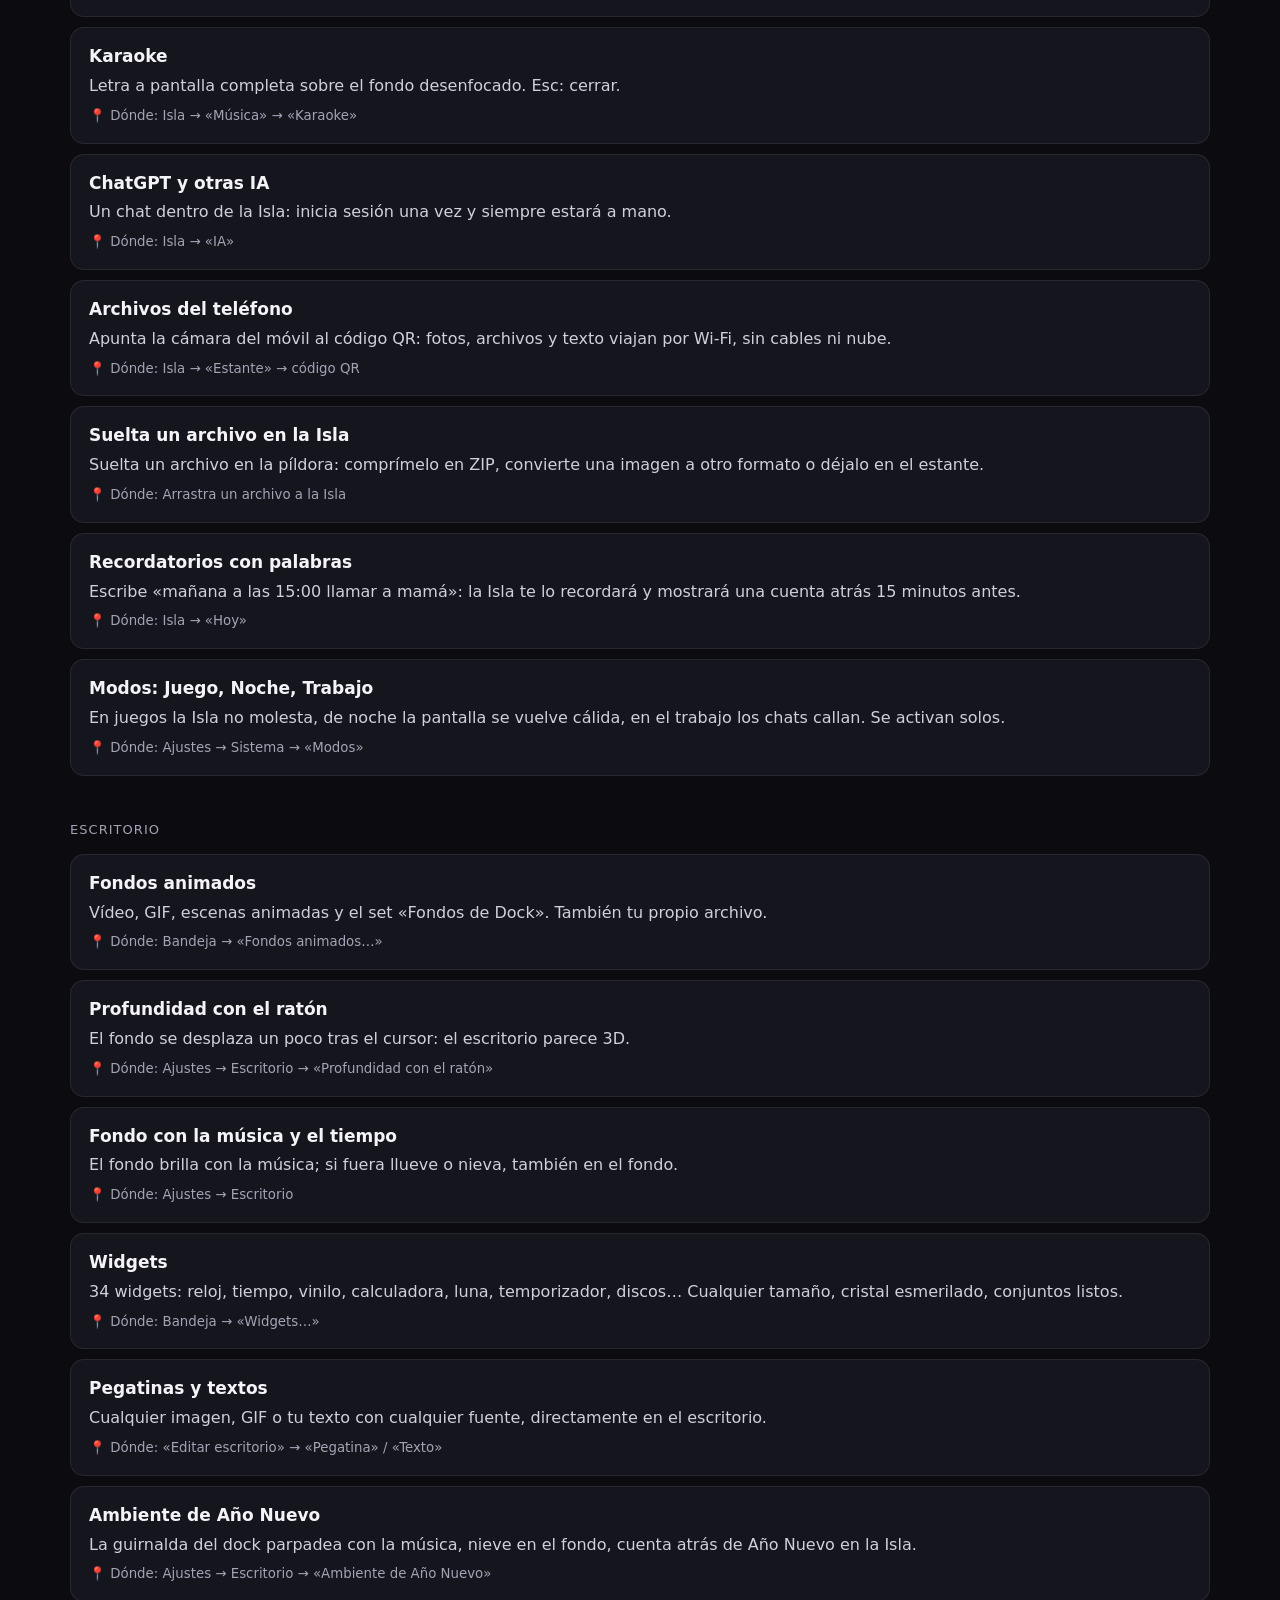
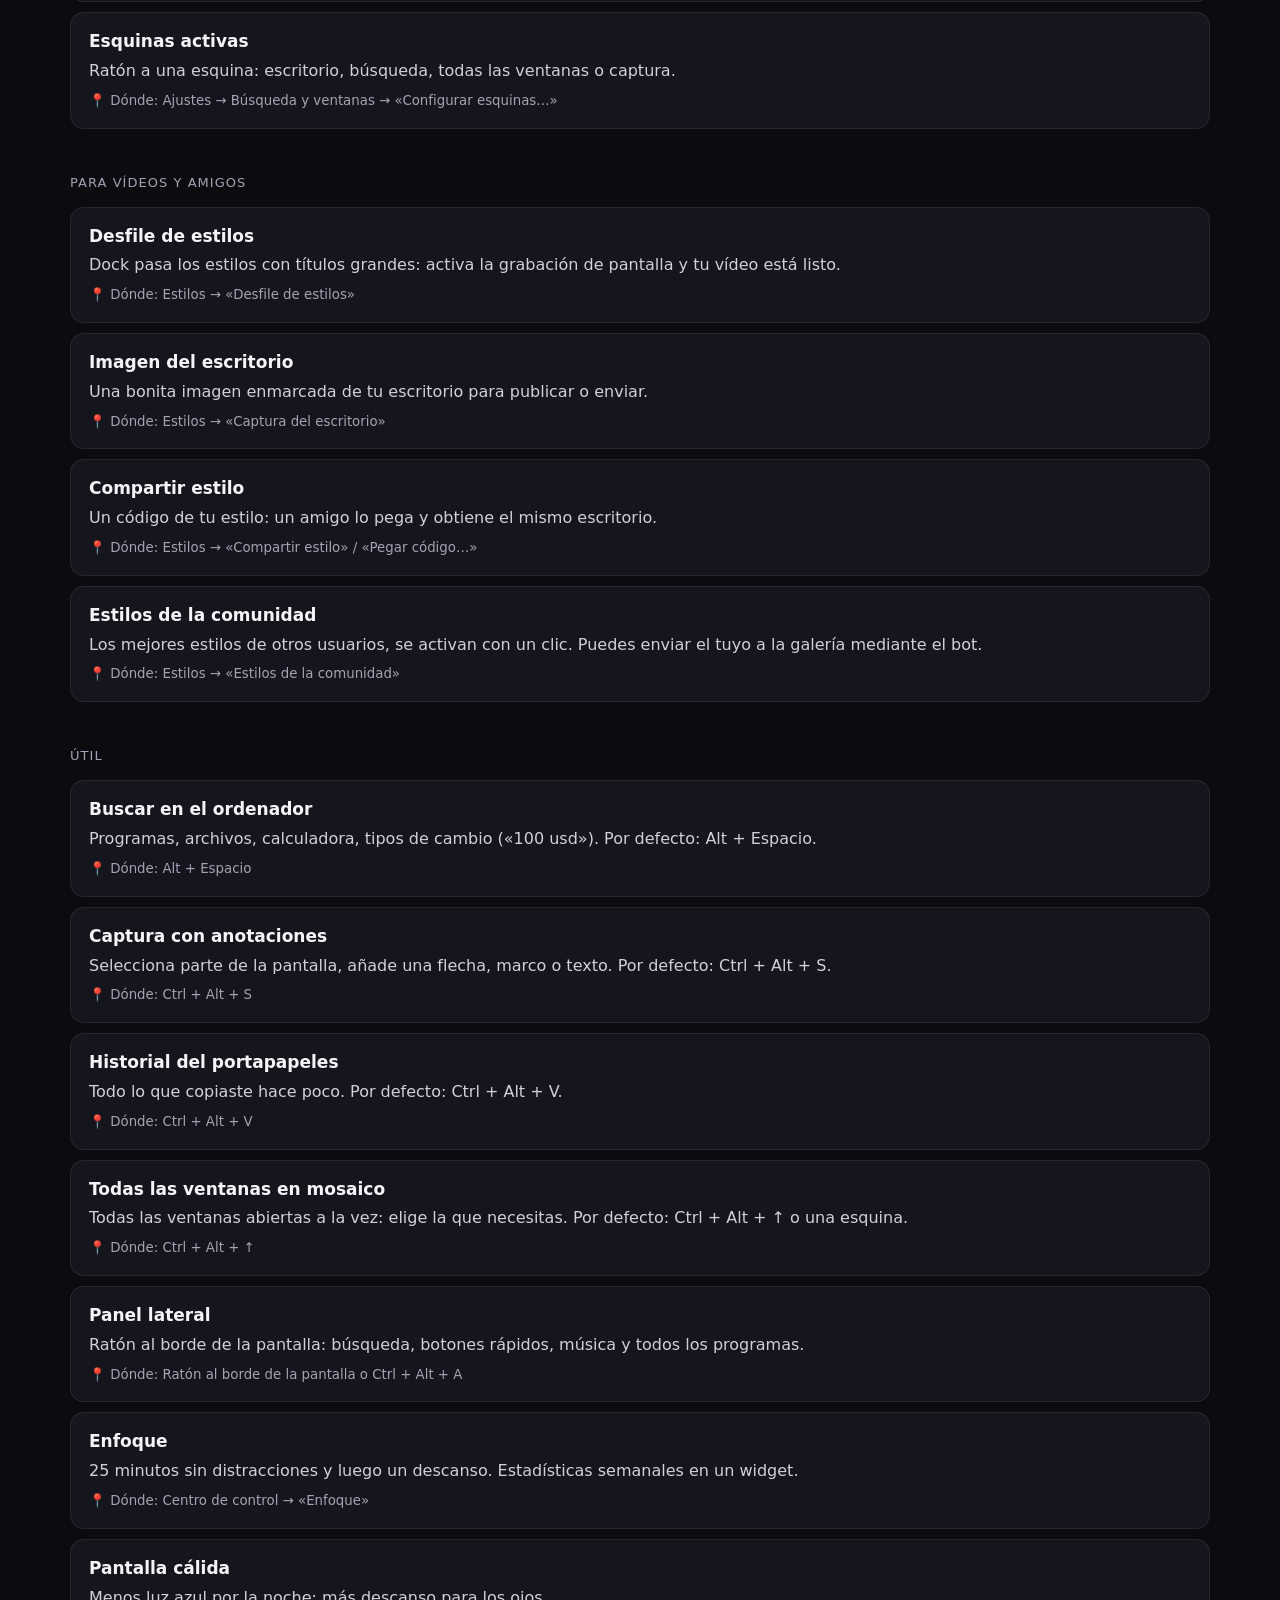
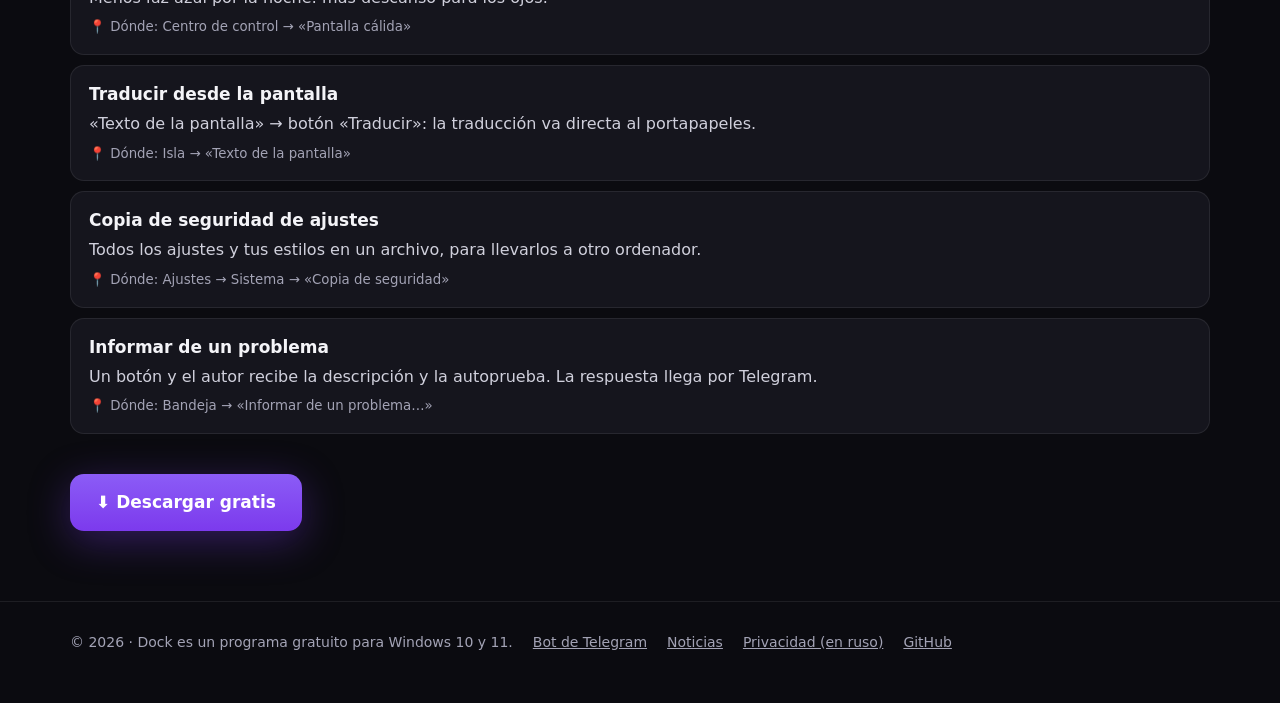
<file: guide-es.html>
<!doctype html><html lang="es"><head><meta charset="utf-8">
<meta name="viewport" content="width=device-width,initial-scale=1">
<title>Qué sabe hacer Dock — Dock</title><meta name="description" content="Programa gratuito para Windows 10 y 11: un dock en cualquier borde, una Isla viva arriba, fondos animados, 34 widgets y estilos listos con un clic.">
<meta property="og:title" content="Qué sabe hacer Dock — Dock"><meta property="og:description" content="Programa gratuito para Windows 10 y 11: un dock en cualquier borde, una Isla viva arriba, fondos animados, 34 widgets y estilos listos con un clic.">
<meta property="og:image" content="https://alex398378.github.io/look_cyber.jpg"><meta name="theme-color" content="#0b0b10">
<link rel="icon" href="favicon.png"><link rel="stylesheet" href="style.css"><link rel="alternate" hreflang="ru" href="https://alex398378.github.io/guide-ru.html"><link rel="alternate" hreflang="en" href="https://alex398378.github.io/guide-en.html"><link rel="alternate" hreflang="es" href="https://alex398378.github.io/guide-es.html"><link rel="alternate" hreflang="pt" href="https://alex398378.github.io/guide-pt.html"><link rel="alternate" hreflang="tr" href="https://alex398378.github.io/guide-tr.html"></head><body><header><div class="wrap nav"><a class="brand" href="es.html"><img src="logo.png" alt="">Dock</a>
<nav class="links"><a class="hide" href="es.html#looks">Estilos</a><a class="hide" href="es.html#features">Funciones</a>
<a class="hide" href="es.html#people">Comunidad</a><a class="hide" href="guide-es.html">Guía</a>
<select aria-label="Idioma" onchange="location.href=this.value"><option value="guide-ru.html">Русский</option><option value="guide-en.html">English</option><option value="guide-es.html" selected>Español</option><option value="guide-pt.html">Português</option><option value="guide-tr.html">Türkçe</option></select>
<a class="btn small" href="https://github.com/Alex398378/dock-updates/releases/latest/download/Dock-Setup.exe">Descargar</a></nav></div></header>
<main><section><div class="wrap"><h2>Qué sabe hacer Dock</h2><p class="lead">Todas las funciones y dónde encontrarlas. Dentro de Dock la misma ventana se abre con clic derecho en «Programas» → «Qué sabe hacer Dock».</p>
<input id="gq" type="search" placeholder="🔍 Buscar: sonido, fondo, dock arriba, emoji…">
<div class="g-cat" data-cat>Apariencia</div><div class="g-item" id="looks"><b>Estilos con un clic</b><p>Fondo, color, dock, iconos, la Isla y los widgets cambian a la vez. Hay 8 estilos de diseñador: Cyberpunk, Pastel, Cristal, Juego retro…</p><small>📍 Dónde: Bandeja → «Estilos…»</small></div><div class="g-item" id="surprise"><b>«Sorpréndeme»</b><p>Un estilo aleatorio pero armonioso: color, forma del dock y de los iconos, la Isla, fondo. ¿No te gusta? Pulsa otra vez.</p><small>📍 Dónde: Ajustes → Apariencia → «Tu estilo»</small></div><div class="g-item" id="editdesk"><b>Editar escritorio</b><p>Mueve widgets, el dock y la Isla con el ratón directamente en la pantalla, añade pegatinas y textos.</p><small>📍 Dónde: Clic derecho en «Programas» del dock → «Editar escritorio»</small></div><div class="g-item" id="shape"><b>Forma del dock</b><p>Base, cápsula, baldosas, neón, iconos «flotantes» sin base o barra a todo lo ancho.</p><small>📍 Dónde: Ajustes → Apariencia → «Forma del dock»</small></div><div class="g-item" id="edge"><b>Dock abajo, arriba, a la izquierda o a la derecha</b><p>Mantén Alt y arrastra el dock a cualquier borde de la pantalla. O elige el borde en ajustes.</p><small>📍 Dónde: Alt + ratón, o Ajustes → Apariencia → «Borde de la pantalla»</small></div><div class="g-item" id="anim"><b>Icono bajo el ratón</b><p>Crece como en un Mac, se eleva o brilla con el color del tema. También puedes cambiar cuánto crece.</p><small>📍 Dónde: Ajustes → Apariencia → «Icono bajo el ratón»</small></div><div class="g-item" id="packs"><b>Packs de iconos</b><p>Todos los iconos en un estilo: neón, pastel, cristal, píxeles, claros, monocolor, baldosa, grises.</p><small>📍 Dónde: Ajustes → Apariencia → «Estilo de iconos»</small></div><div class="g-item" id="ishape"><b>Forma de los iconos</b><p>Círculo, cuadrado o cuadrado redondeado: iconos distintos forman una fila uniforme.</p><small>📍 Dónde: Ajustes → Apariencia → «Forma de los iconos»</small></div><div class="g-item" id="myicon"><b>Icono propio para un programa</b><p>Cualquier imagen, emoji o un par de letras en lugar del icono, por ejemplo 🎮 para juegos.</p><small>📍 Dónde: Clic derecho en un icono del dock → «Icono propio…» o «Icono con emoji o letras…»</small></div><div class="g-item" id="plate"><b>Color de la base del dock</b><p>Cualquier color solo para el dock, sin depender del tema. Y la densidad: de cristal a sólido.</p><small>📍 Dónde: Ajustes → Apariencia → «Base del dock»</small></div><div class="g-item" id="font"><b>Tu fuente</b><p>Cualquier fuente del ordenador: para la Isla, los widgets, los menús y los ajustes.</p><small>📍 Dónde: Ajustes → Apariencia → «Fuente»</small></div><div class="g-item" id="sounds"><b>Sonidos de la interfaz</b><p>Clics suaves al pasar y abrir: suaves, mecánicos, 8 bits, o tus propios WAV.</p><small>📍 Dónde: Ajustes → Apariencia → «Sonidos»</small></div><div class="g-item" id="daily"><b>Apariencia según la hora del día</b><p>Uno por la mañana, otro por la tarde, otro por la noche. Cambia solo.</p><small>📍 Dónde: Ajustes → Apariencia → «Estilo según la hora del día»</small></div><div class="g-cat" data-cat>Dock</div><div class="g-item" id="pins"><b>Programas anclados</b><p>Arrastra un icono para cambiar el orden; clic derecho para quitar o fijar.</p><small>📍 Dónde: Ajustes → Dock → «Programas fijados»</small></div><div class="g-item" id="dock2"><b>Segundo dock</b><p>Su propio grupo de programas en otro borde: juegos a la izquierda, trabajo abajo.</p><small>📍 Dónde: Ajustes → Dock → «Segundo dock», o clic derecho en un icono → «Al segundo dock»</small></div><div class="g-item" id="groups"><b>Grupos de iconos</b><p>Varios programas tras un solo icono, como una carpeta en el móvil.</p><small>📍 Dónde: Clic derecho en un icono → «Al grupo»</small></div><div class="g-item" id="previews"><b>Miniaturas de ventanas</b><p>Pasa el ratón sobre el icono de un programa abierto: aparecen sus ventanas. Clic en un icono con varias ventanas: eliges una.</p><small>📍 Dónde: Funciona solo</small></div><div class="g-item" id="status"><b>Reloj, sonido e idioma en el dock</b><p>A la derecha del dock, como en la barra de tareas: idioma, volumen, batería, reloj. La rueda del ratón cambia el volumen.</p><small>📍 Dónde: Ajustes → «A la derecha del dock»</small></div><div class="g-cat" data-cat>Isla</div><div class="g-item" id="island"><b>La Isla en la parte superior de la pantalla</b><p>Una píldora viva: hora, tiempo, música, notificaciones. Pasa el ratón y se abre.</p><small>📍 Dónde: Ajustes → «Isla»</small></div><div class="g-item" id="islandpos"><b>Dónde y cómo es la Isla</b><p>Izquierda, centro o derecha, forma, color propio de fondo y contorno. Más rápido: Alt + arrastrar la Isla.</p><small>📍 Dónde: Ajustes → «Isla» → aspecto</small></div><div class="g-item" id="music"><b>Música y letra</b><p>Portada, avance, volumen y letra de la canción al ritmo, en la píldora.</p><small>📍 Dónde: Isla → «Música»</small></div><div class="g-item" id="karaoke"><b>Karaoke</b><p>Letra a pantalla completa sobre el fondo desenfocado. Esc: cerrar.</p><small>📍 Dónde: Isla → «Música» → «Karaoke»</small></div><div class="g-item" id="ai"><b>ChatGPT y otras IA</b><p>Un chat dentro de la Isla: inicia sesión una vez y siempre estará a mano.</p><small>📍 Dónde: Isla → «IA»</small></div><div class="g-item" id="phone"><b>Archivos del teléfono</b><p>Apunta la cámara del móvil al código QR: fotos, archivos y texto viajan por Wi-Fi, sin cables ni nube.</p><small>📍 Dónde: Isla → «Estante» → código QR</small></div><div class="g-item" id="dropzip"><b>Suelta un archivo en la Isla</b><p>Suelta un archivo en la píldora: comprímelo en ZIP, convierte una imagen a otro formato o déjalo en el estante.</p><small>📍 Dónde: Arrastra un archivo a la Isla</small></div><div class="g-item" id="today"><b>Recordatorios con palabras</b><p>Escribe «mañana a las 15:00 llamar a mamá»: la Isla te lo recordará y mostrará una cuenta atrás 15 minutos antes.</p><small>📍 Dónde: Isla → «Hoy»</small></div><div class="g-item" id="modes"><b>Modos: Juego, Noche, Trabajo</b><p>En juegos la Isla no molesta, de noche la pantalla se vuelve cálida, en el trabajo los chats callan. Se activan solos.</p><small>📍 Dónde: Ajustes → Sistema → «Modos»</small></div><div class="g-cat" data-cat>Escritorio</div><div class="g-item" id="walls"><b>Fondos animados</b><p>Vídeo, GIF, escenas animadas y el set «Fondos de Dock». También tu propio archivo.</p><small>📍 Dónde: Bandeja → «Fondos animados…»</small></div><div class="g-item" id="parallax"><b>Profundidad con el ratón</b><p>El fondo se desplaza un poco tras el cursor: el escritorio parece 3D.</p><small>📍 Dónde: Ajustes → Escritorio → «Profundidad con el ratón»</small></div><div class="g-item" id="wpmusic"><b>Fondo con la música y el tiempo</b><p>El fondo brilla con la música; si fuera llueve o nieva, también en el fondo.</p><small>📍 Dónde: Ajustes → Escritorio</small></div><div class="g-item" id="widgets"><b>Widgets</b><p>34 widgets: reloj, tiempo, vinilo, calculadora, luna, temporizador, discos… Cualquier tamaño, cristal esmerilado, conjuntos listos.</p><small>📍 Dónde: Bandeja → «Widgets…»</small></div><div class="g-item" id="stickers"><b>Pegatinas y textos</b><p>Cualquier imagen, GIF o tu texto con cualquier fuente, directamente en el escritorio.</p><small>📍 Dónde: «Editar escritorio» → «Pegatina» / «Texto»</small></div><div class="g-item" id="ny"><b>Ambiente de Año Nuevo</b><p>La guirnalda del dock parpadea con la música, nieve en el fondo, cuenta atrás de Año Nuevo en la Isla.</p><small>📍 Dónde: Ajustes → Escritorio → «Ambiente de Año Nuevo»</small></div><div class="g-item" id="corners"><b>Esquinas activas</b><p>Ratón a una esquina: escritorio, búsqueda, todas las ventanas o captura.</p><small>📍 Dónde: Ajustes → Búsqueda y ventanas → «Configurar esquinas…»</small></div><div class="g-cat" data-cat>Para vídeos y amigos</div><div class="g-item" id="reel"><b>Desfile de estilos</b><p>Dock pasa los estilos con títulos grandes: activa la grabación de pantalla y tu vídeo está listo.</p><small>📍 Dónde: Estilos → «Desfile de estilos»</small></div><div class="g-item" id="shot"><b>Imagen del escritorio</b><p>Una bonita imagen enmarcada de tu escritorio para publicar o enviar.</p><small>📍 Dónde: Estilos → «Captura del escritorio»</small></div><div class="g-item" id="sharecode"><b>Compartir estilo</b><p>Un código de tu estilo: un amigo lo pega y obtiene el mismo escritorio.</p><small>📍 Dónde: Estilos → «Compartir estilo» / «Pegar código…»</small></div><div class="g-item" id="people"><b>Estilos de la comunidad</b><p>Los mejores estilos de otros usuarios, se activan con un clic. Puedes enviar el tuyo a la galería mediante el bot.</p><small>📍 Dónde: Estilos → «Estilos de la comunidad»</small></div><div class="g-cat" data-cat>Útil</div><div class="g-item" id="search"><b>Buscar en el ordenador</b><p>Programas, archivos, calculadora, tipos de cambio («100 usd»). Por defecto: Alt + Espacio.</p><small>📍 Dónde: Alt + Espacio</small></div><div class="g-item" id="snip"><b>Captura con anotaciones</b><p>Selecciona parte de la pantalla, añade una flecha, marco o texto. Por defecto: Ctrl + Alt + S.</p><small>📍 Dónde: Ctrl + Alt + S</small></div><div class="g-item" id="clips"><b>Historial del portapapeles</b><p>Todo lo que copiaste hace poco. Por defecto: Ctrl + Alt + V.</p><small>📍 Dónde: Ctrl + Alt + V</small></div><div class="g-item" id="overview"><b>Todas las ventanas en mosaico</b><p>Todas las ventanas abiertas a la vez: elige la que necesitas. Por defecto: Ctrl + Alt + ↑ o una esquina.</p><small>📍 Dónde: Ctrl + Alt + ↑</small></div><div class="g-item" id="pad"><b>Panel lateral</b><p>Ratón al borde de la pantalla: búsqueda, botones rápidos, música y todos los programas.</p><small>📍 Dónde: Ratón al borde de la pantalla o Ctrl + Alt + A</small></div><div class="g-item" id="focus"><b>Enfoque</b><p>25 minutos sin distracciones y luego un descanso. Estadísticas semanales en un widget.</p><small>📍 Dónde: Centro de control → «Enfoque»</small></div><div class="g-item" id="warm"><b>Pantalla cálida</b><p>Menos luz azul por la noche: más descanso para los ojos.</p><small>📍 Dónde: Centro de control → «Pantalla cálida»</small></div><div class="g-item" id="translate"><b>Traducir desde la pantalla</b><p>«Texto de la pantalla» → botón «Traducir»: la traducción va directa al portapapeles.</p><small>📍 Dónde: Isla → «Texto de la pantalla»</small></div><div class="g-item" id="backup"><b>Copia de seguridad de ajustes</b><p>Todos los ajustes y tus estilos en un archivo, para llevarlos a otro ordenador.</p><small>📍 Dónde: Ajustes → Sistema → «Copia de seguridad»</small></div><div class="g-item" id="report"><b>Informar de un problema</b><p>Un botón y el autor recibe la descripción y la autoprueba. La respuesta llega por Telegram.</p><small>📍 Dónde: Bandeja → «Informar de un problema…»</small></div><div style="margin-top:40px"><a class="btn" href="https://github.com/Alex398378/dock-updates/releases/latest/download/Dock-Setup.exe">⬇ Descargar gratis</a></div></div></section></main><footer><div class="wrap"><span>© 2026 · Dock es un programa gratuito para Windows 10 y 11.</span>
<a href="https://t.me/dock_win_bot">Bot de Telegram</a><a href="https://t.me/dock_win">Noticias</a><a href="https://github.com/Alex398378/dock-updates/blob/main/PRIVACY.md">Privacidad (en ruso)</a>
<a href="https://github.com/Alex398378/dock-updates/releases">GitHub</a></div></footer>
<script>document.getElementById('gq').oninput=function(){const q=this.value.toLowerCase().trim().split(/\s+/);
document.querySelectorAll('.g-item').forEach(x=>{const t=x.textContent.toLowerCase();x.style.display=q.every(w=>t.includes(w))?'':'none'});
document.querySelectorAll('[data-cat]').forEach(h=>{let n=h.nextElementSibling,v=false;while(n&&n.classList.contains('g-item')){if(n.style.display!=='none')v=true;n=n.nextElementSibling}h.style.display=v?'':'none'})};</script>
</body></html>
</file>
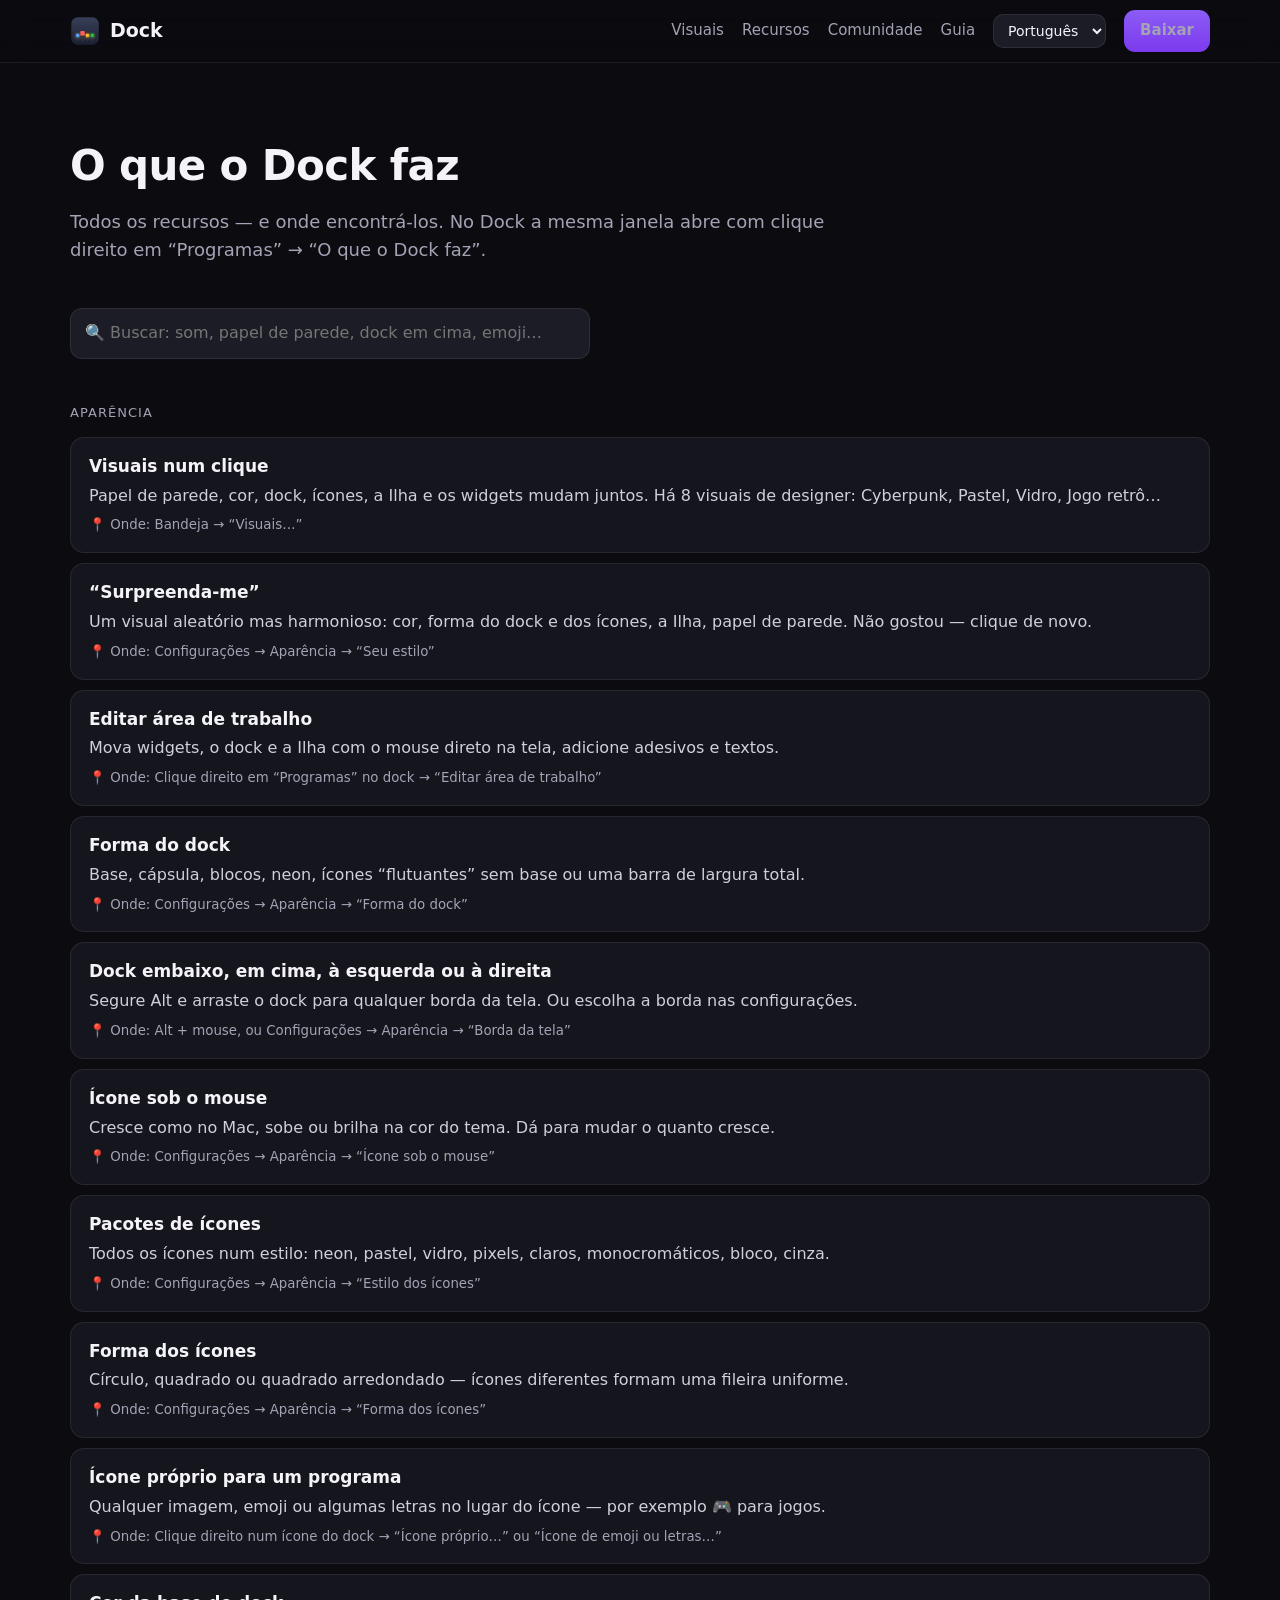
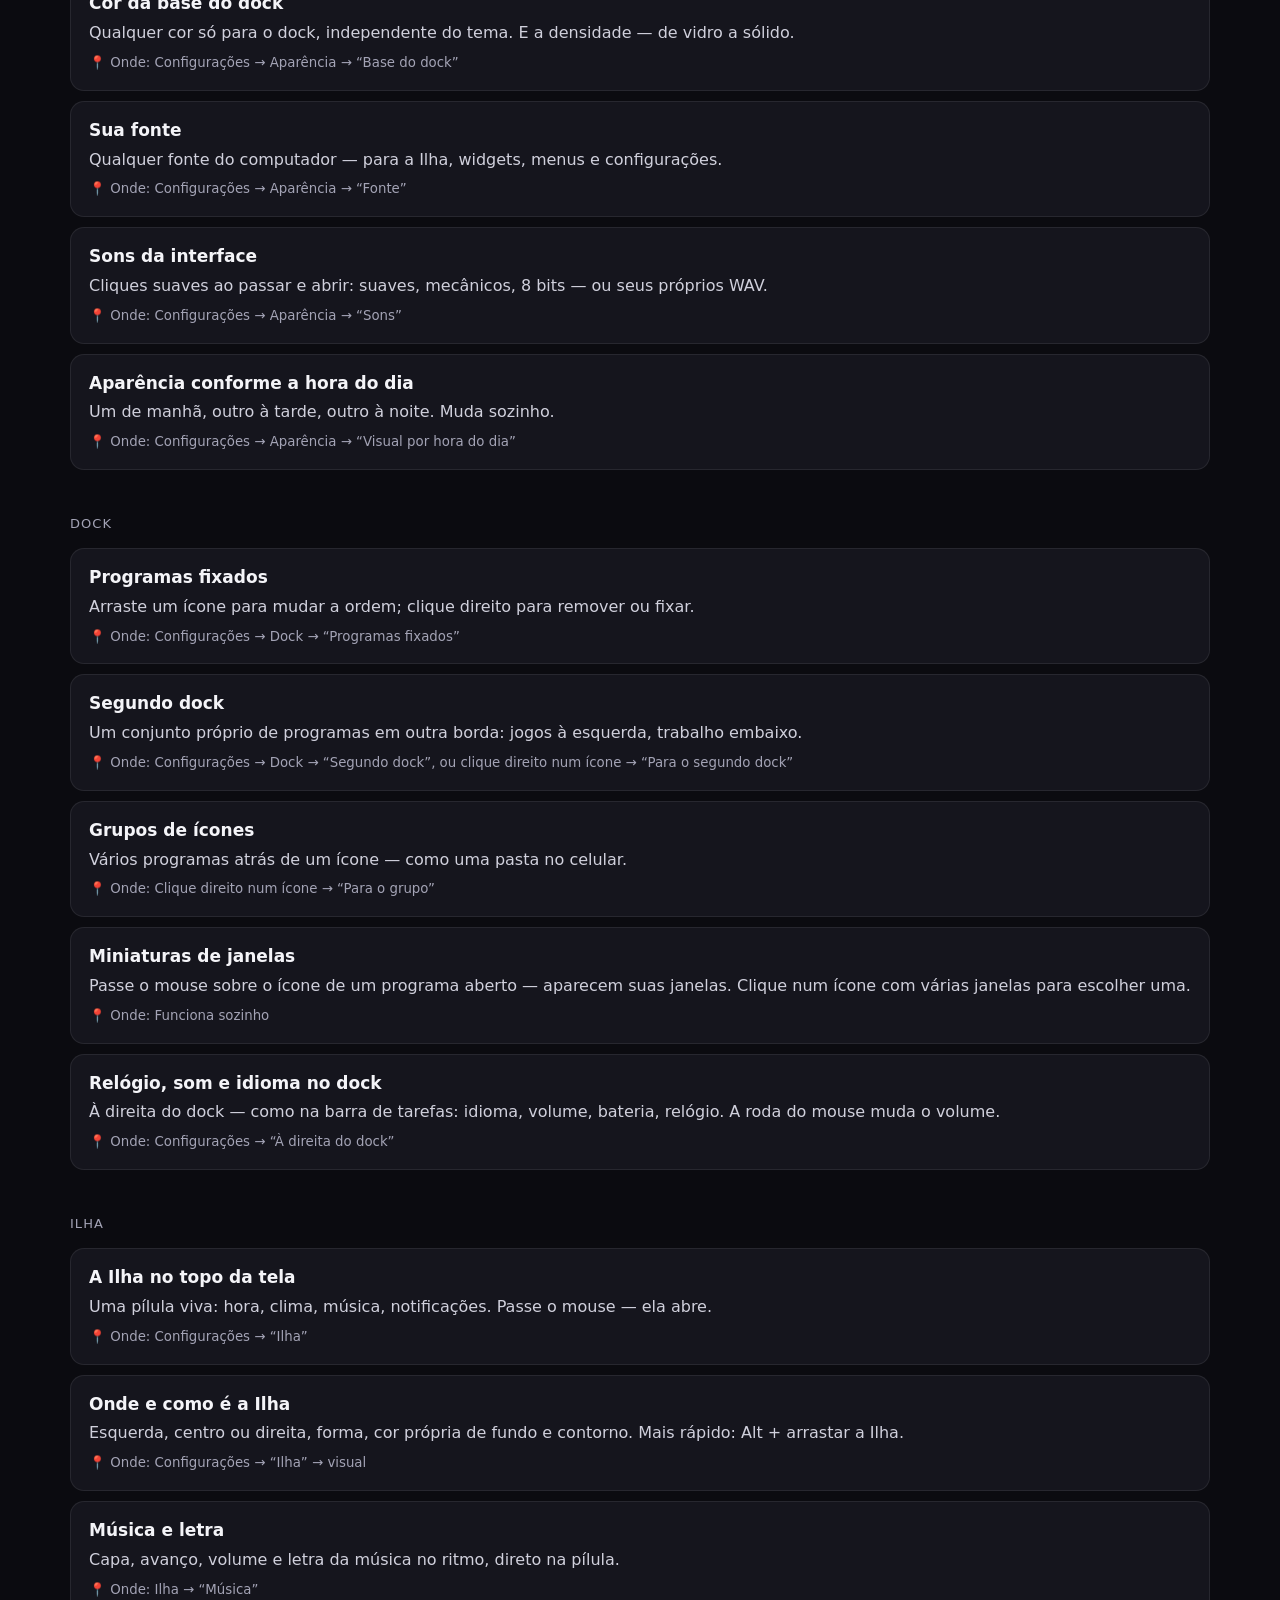
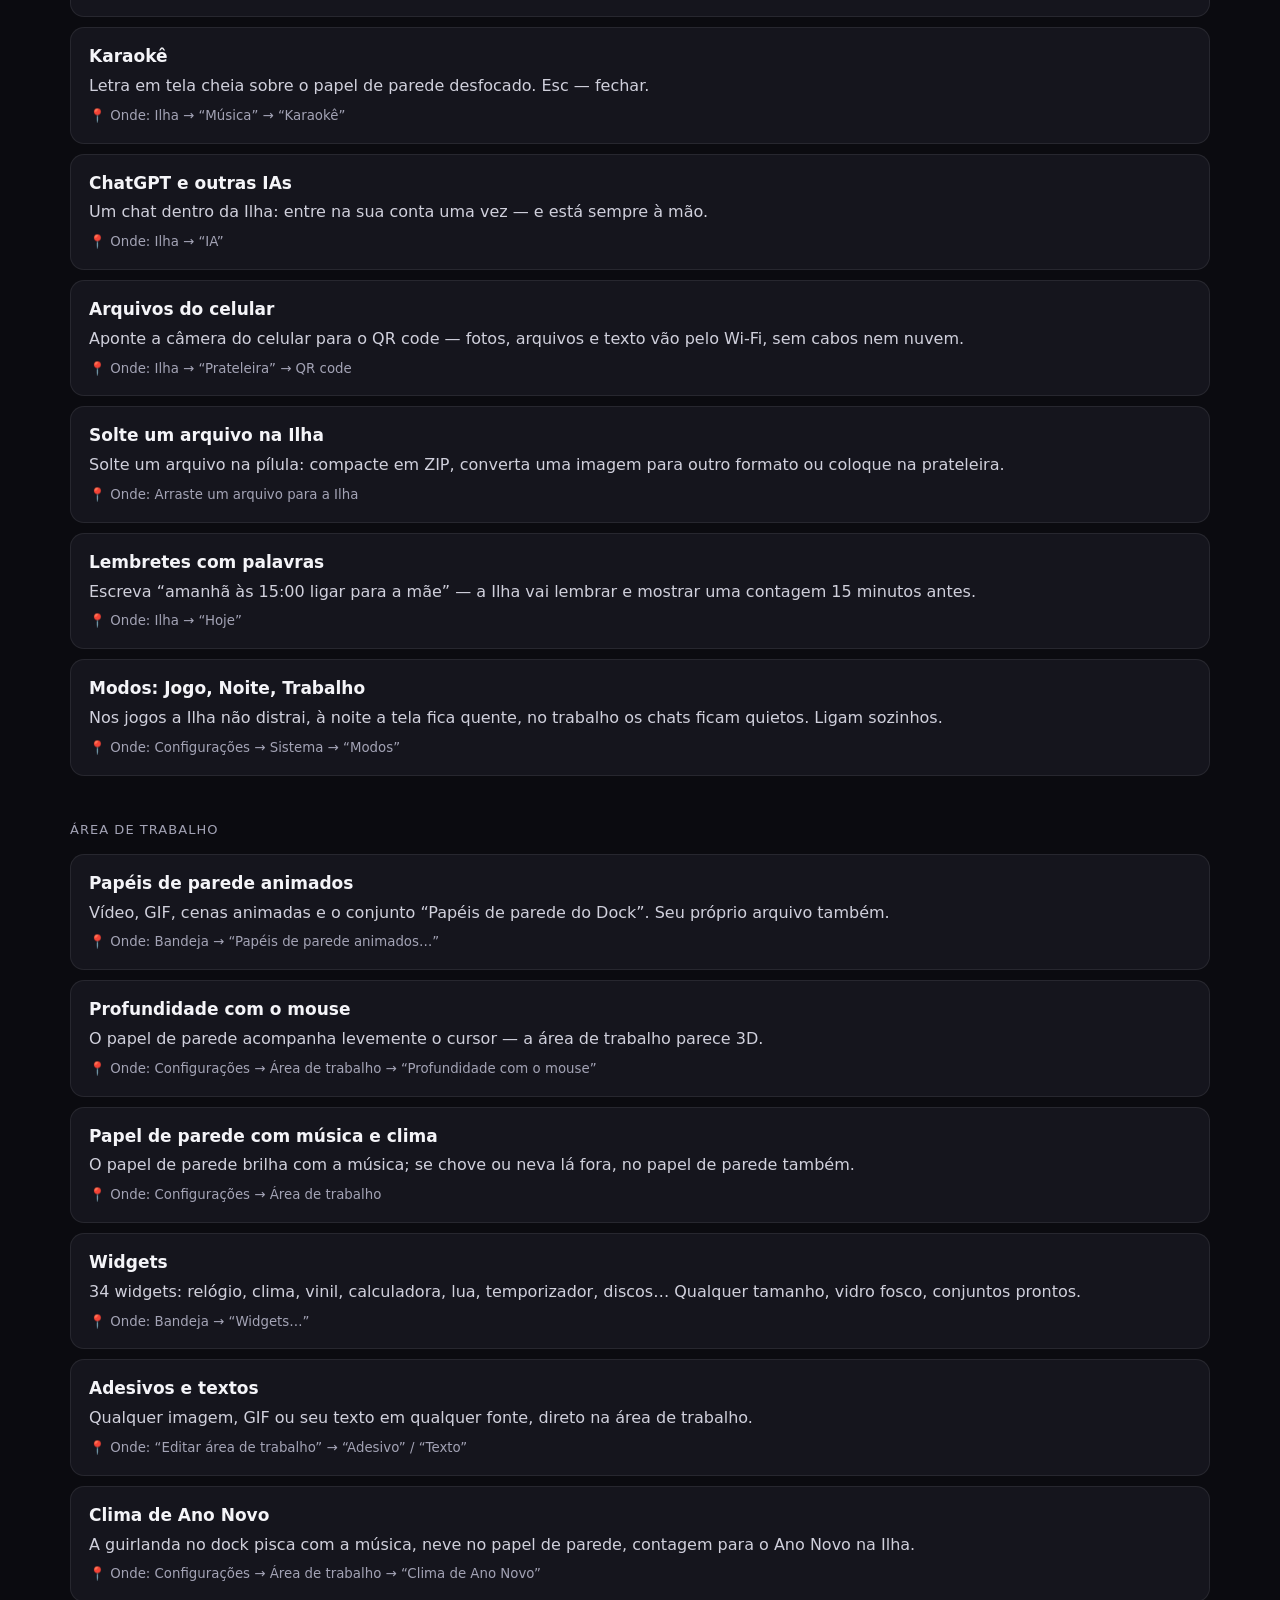
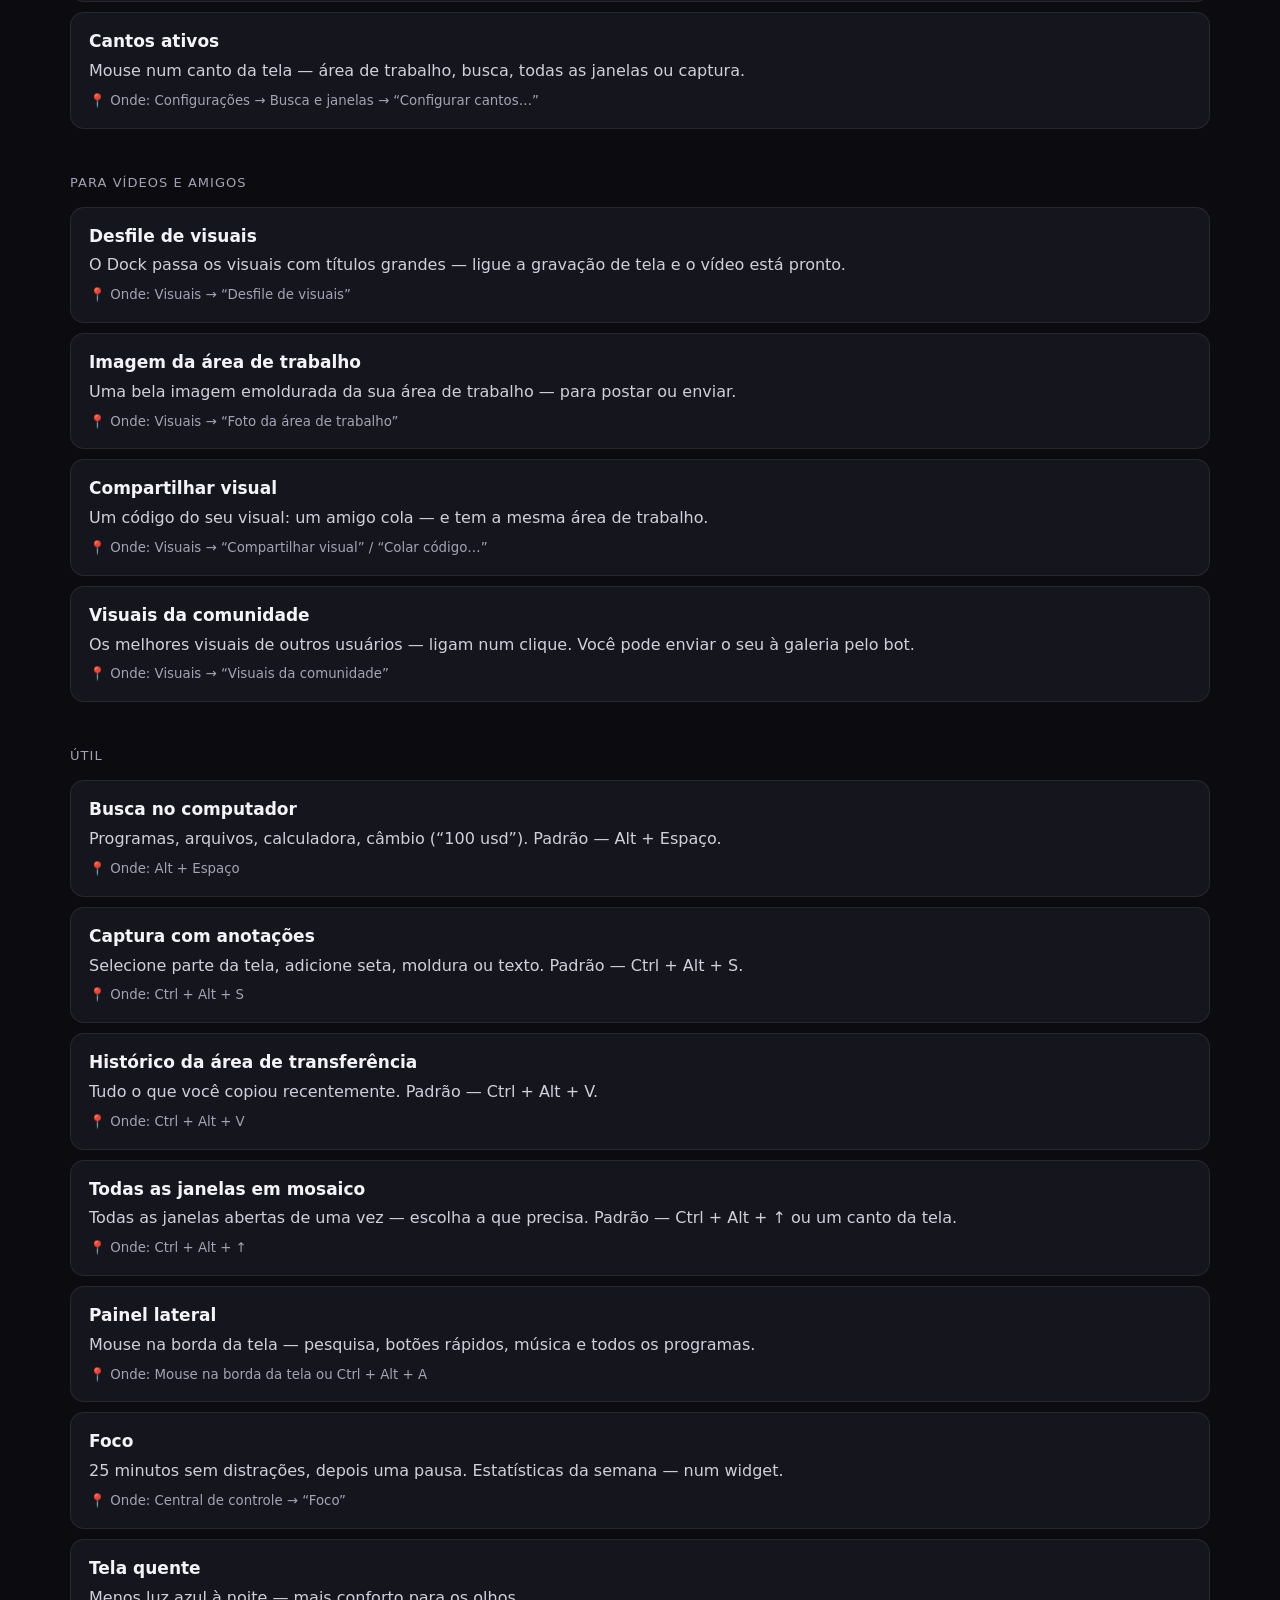
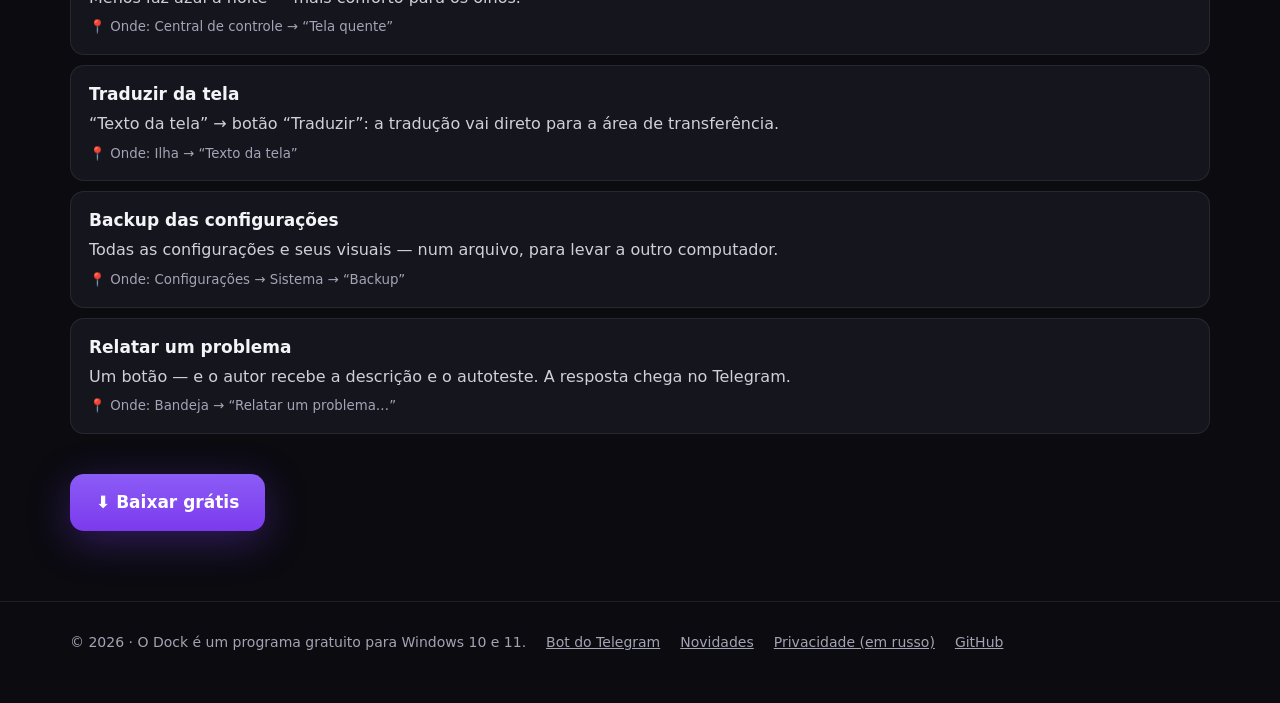
<file: guide-pt.html>
<!doctype html><html lang="pt"><head><meta charset="utf-8">
<meta name="viewport" content="width=device-width,initial-scale=1">
<title>O que o Dock faz — Dock</title><meta name="description" content="Programa gratuito para Windows 10 e 11: dock em qualquer borda, uma Ilha viva no topo, papéis de parede animados, 34 widgets e visuais prontos num clique.">
<meta property="og:title" content="O que o Dock faz — Dock"><meta property="og:description" content="Programa gratuito para Windows 10 e 11: dock em qualquer borda, uma Ilha viva no topo, papéis de parede animados, 34 widgets e visuais prontos num clique.">
<meta property="og:image" content="https://alex398378.github.io/look_cyber.jpg"><meta name="theme-color" content="#0b0b10">
<link rel="icon" href="favicon.png"><link rel="stylesheet" href="style.css"><link rel="alternate" hreflang="ru" href="https://alex398378.github.io/guide-ru.html"><link rel="alternate" hreflang="en" href="https://alex398378.github.io/guide-en.html"><link rel="alternate" hreflang="es" href="https://alex398378.github.io/guide-es.html"><link rel="alternate" hreflang="pt" href="https://alex398378.github.io/guide-pt.html"><link rel="alternate" hreflang="tr" href="https://alex398378.github.io/guide-tr.html"></head><body><header><div class="wrap nav"><a class="brand" href="pt.html"><img src="logo.png" alt="">Dock</a>
<nav class="links"><a class="hide" href="pt.html#looks">Visuais</a><a class="hide" href="pt.html#features">Recursos</a>
<a class="hide" href="pt.html#people">Comunidade</a><a class="hide" href="guide-pt.html">Guia</a>
<select aria-label="Idioma" onchange="location.href=this.value"><option value="guide-ru.html">Русский</option><option value="guide-en.html">English</option><option value="guide-es.html">Español</option><option value="guide-pt.html" selected>Português</option><option value="guide-tr.html">Türkçe</option></select>
<a class="btn small" href="https://github.com/Alex398378/dock-updates/releases/latest/download/Dock-Setup.exe">Baixar</a></nav></div></header>
<main><section><div class="wrap"><h2>O que o Dock faz</h2><p class="lead">Todos os recursos — e onde encontrá-los. No Dock a mesma janela abre com clique direito em “Programas” → “O que o Dock faz”.</p>
<input id="gq" type="search" placeholder="🔍 Buscar: som, papel de parede, dock em cima, emoji…">
<div class="g-cat" data-cat>Aparência</div><div class="g-item" id="looks"><b>Visuais num clique</b><p>Papel de parede, cor, dock, ícones, a Ilha e os widgets mudam juntos. Há 8 visuais de designer: Cyberpunk, Pastel, Vidro, Jogo retrô…</p><small>📍 Onde: Bandeja → “Visuais…”</small></div><div class="g-item" id="surprise"><b>“Surpreenda-me”</b><p>Um visual aleatório mas harmonioso: cor, forma do dock e dos ícones, a Ilha, papel de parede. Não gostou — clique de novo.</p><small>📍 Onde: Configurações → Aparência → “Seu estilo”</small></div><div class="g-item" id="editdesk"><b>Editar área de trabalho</b><p>Mova widgets, o dock e a Ilha com o mouse direto na tela, adicione adesivos e textos.</p><small>📍 Onde: Clique direito em “Programas” no dock → “Editar área de trabalho”</small></div><div class="g-item" id="shape"><b>Forma do dock</b><p>Base, cápsula, blocos, neon, ícones “flutuantes” sem base ou uma barra de largura total.</p><small>📍 Onde: Configurações → Aparência → “Forma do dock”</small></div><div class="g-item" id="edge"><b>Dock embaixo, em cima, à esquerda ou à direita</b><p>Segure Alt e arraste o dock para qualquer borda da tela. Ou escolha a borda nas configurações.</p><small>📍 Onde: Alt + mouse, ou Configurações → Aparência → “Borda da tela”</small></div><div class="g-item" id="anim"><b>Ícone sob o mouse</b><p>Cresce como no Mac, sobe ou brilha na cor do tema. Dá para mudar o quanto cresce.</p><small>📍 Onde: Configurações → Aparência → “Ícone sob o mouse”</small></div><div class="g-item" id="packs"><b>Pacotes de ícones</b><p>Todos os ícones num estilo: neon, pastel, vidro, pixels, claros, monocromáticos, bloco, cinza.</p><small>📍 Onde: Configurações → Aparência → “Estilo dos ícones”</small></div><div class="g-item" id="ishape"><b>Forma dos ícones</b><p>Círculo, quadrado ou quadrado arredondado — ícones diferentes formam uma fileira uniforme.</p><small>📍 Onde: Configurações → Aparência → “Forma dos ícones”</small></div><div class="g-item" id="myicon"><b>Ícone próprio para um programa</b><p>Qualquer imagem, emoji ou algumas letras no lugar do ícone — por exemplo 🎮 para jogos.</p><small>📍 Onde: Clique direito num ícone do dock → “Ícone próprio…” ou “Ícone de emoji ou letras…”</small></div><div class="g-item" id="plate"><b>Cor da base do dock</b><p>Qualquer cor só para o dock, independente do tema. E a densidade — de vidro a sólido.</p><small>📍 Onde: Configurações → Aparência → “Base do dock”</small></div><div class="g-item" id="font"><b>Sua fonte</b><p>Qualquer fonte do computador — para a Ilha, widgets, menus e configurações.</p><small>📍 Onde: Configurações → Aparência → “Fonte”</small></div><div class="g-item" id="sounds"><b>Sons da interface</b><p>Cliques suaves ao passar e abrir: suaves, mecânicos, 8 bits — ou seus próprios WAV.</p><small>📍 Onde: Configurações → Aparência → “Sons”</small></div><div class="g-item" id="daily"><b>Aparência conforme a hora do dia</b><p>Um de manhã, outro à tarde, outro à noite. Muda sozinho.</p><small>📍 Onde: Configurações → Aparência → “Visual por hora do dia”</small></div><div class="g-cat" data-cat>Dock</div><div class="g-item" id="pins"><b>Programas fixados</b><p>Arraste um ícone para mudar a ordem; clique direito para remover ou fixar.</p><small>📍 Onde: Configurações → Dock → “Programas fixados”</small></div><div class="g-item" id="dock2"><b>Segundo dock</b><p>Um conjunto próprio de programas em outra borda: jogos à esquerda, trabalho embaixo.</p><small>📍 Onde: Configurações → Dock → “Segundo dock”, ou clique direito num ícone → “Para o segundo dock”</small></div><div class="g-item" id="groups"><b>Grupos de ícones</b><p>Vários programas atrás de um ícone — como uma pasta no celular.</p><small>📍 Onde: Clique direito num ícone → “Para o grupo”</small></div><div class="g-item" id="previews"><b>Miniaturas de janelas</b><p>Passe o mouse sobre o ícone de um programa aberto — aparecem suas janelas. Clique num ícone com várias janelas para escolher uma.</p><small>📍 Onde: Funciona sozinho</small></div><div class="g-item" id="status"><b>Relógio, som e idioma no dock</b><p>À direita do dock — como na barra de tarefas: idioma, volume, bateria, relógio. A roda do mouse muda o volume.</p><small>📍 Onde: Configurações → “À direita do dock”</small></div><div class="g-cat" data-cat>Ilha</div><div class="g-item" id="island"><b>A Ilha no topo da tela</b><p>Uma pílula viva: hora, clima, música, notificações. Passe o mouse — ela abre.</p><small>📍 Onde: Configurações → “Ilha”</small></div><div class="g-item" id="islandpos"><b>Onde e como é a Ilha</b><p>Esquerda, centro ou direita, forma, cor própria de fundo e contorno. Mais rápido: Alt + arrastar a Ilha.</p><small>📍 Onde: Configurações → “Ilha” → visual</small></div><div class="g-item" id="music"><b>Música e letra</b><p>Capa, avanço, volume e letra da música no ritmo, direto na pílula.</p><small>📍 Onde: Ilha → “Música”</small></div><div class="g-item" id="karaoke"><b>Karaokê</b><p>Letra em tela cheia sobre o papel de parede desfocado. Esc — fechar.</p><small>📍 Onde: Ilha → “Música” → “Karaokê”</small></div><div class="g-item" id="ai"><b>ChatGPT e outras IAs</b><p>Um chat dentro da Ilha: entre na sua conta uma vez — e está sempre à mão.</p><small>📍 Onde: Ilha → “IA”</small></div><div class="g-item" id="phone"><b>Arquivos do celular</b><p>Aponte a câmera do celular para o QR code — fotos, arquivos e texto vão pelo Wi-Fi, sem cabos nem nuvem.</p><small>📍 Onde: Ilha → “Prateleira” → QR code</small></div><div class="g-item" id="dropzip"><b>Solte um arquivo na Ilha</b><p>Solte um arquivo na pílula: compacte em ZIP, converta uma imagem para outro formato ou coloque na prateleira.</p><small>📍 Onde: Arraste um arquivo para a Ilha</small></div><div class="g-item" id="today"><b>Lembretes com palavras</b><p>Escreva “amanhã às 15:00 ligar para a mãe” — a Ilha vai lembrar e mostrar uma contagem 15 minutos antes.</p><small>📍 Onde: Ilha → “Hoje”</small></div><div class="g-item" id="modes"><b>Modos: Jogo, Noite, Trabalho</b><p>Nos jogos a Ilha não distrai, à noite a tela fica quente, no trabalho os chats ficam quietos. Ligam sozinhos.</p><small>📍 Onde: Configurações → Sistema → “Modos”</small></div><div class="g-cat" data-cat>Área de trabalho</div><div class="g-item" id="walls"><b>Papéis de parede animados</b><p>Vídeo, GIF, cenas animadas e o conjunto “Papéis de parede do Dock”. Seu próprio arquivo também.</p><small>📍 Onde: Bandeja → “Papéis de parede animados…”</small></div><div class="g-item" id="parallax"><b>Profundidade com o mouse</b><p>O papel de parede acompanha levemente o cursor — a área de trabalho parece 3D.</p><small>📍 Onde: Configurações → Área de trabalho → “Profundidade com o mouse”</small></div><div class="g-item" id="wpmusic"><b>Papel de parede com música e clima</b><p>O papel de parede brilha com a música; se chove ou neva lá fora, no papel de parede também.</p><small>📍 Onde: Configurações → Área de trabalho</small></div><div class="g-item" id="widgets"><b>Widgets</b><p>34 widgets: relógio, clima, vinil, calculadora, lua, temporizador, discos… Qualquer tamanho, vidro fosco, conjuntos prontos.</p><small>📍 Onde: Bandeja → “Widgets…”</small></div><div class="g-item" id="stickers"><b>Adesivos e textos</b><p>Qualquer imagem, GIF ou seu texto em qualquer fonte, direto na área de trabalho.</p><small>📍 Onde: “Editar área de trabalho” → “Adesivo” / “Texto”</small></div><div class="g-item" id="ny"><b>Clima de Ano Novo</b><p>A guirlanda no dock pisca com a música, neve no papel de parede, contagem para o Ano Novo na Ilha.</p><small>📍 Onde: Configurações → Área de trabalho → “Clima de Ano Novo”</small></div><div class="g-item" id="corners"><b>Cantos ativos</b><p>Mouse num canto da tela — área de trabalho, busca, todas as janelas ou captura.</p><small>📍 Onde: Configurações → Busca e janelas → “Configurar cantos…”</small></div><div class="g-cat" data-cat>Para vídeos e amigos</div><div class="g-item" id="reel"><b>Desfile de visuais</b><p>O Dock passa os visuais com títulos grandes — ligue a gravação de tela e o vídeo está pronto.</p><small>📍 Onde: Visuais → “Desfile de visuais”</small></div><div class="g-item" id="shot"><b>Imagem da área de trabalho</b><p>Uma bela imagem emoldurada da sua área de trabalho — para postar ou enviar.</p><small>📍 Onde: Visuais → “Foto da área de trabalho”</small></div><div class="g-item" id="sharecode"><b>Compartilhar visual</b><p>Um código do seu visual: um amigo cola — e tem a mesma área de trabalho.</p><small>📍 Onde: Visuais → “Compartilhar visual” / “Colar código…”</small></div><div class="g-item" id="people"><b>Visuais da comunidade</b><p>Os melhores visuais de outros usuários — ligam num clique. Você pode enviar o seu à galeria pelo bot.</p><small>📍 Onde: Visuais → “Visuais da comunidade”</small></div><div class="g-cat" data-cat>Útil</div><div class="g-item" id="search"><b>Busca no computador</b><p>Programas, arquivos, calculadora, câmbio (“100 usd”). Padrão — Alt + Espaço.</p><small>📍 Onde: Alt + Espaço</small></div><div class="g-item" id="snip"><b>Captura com anotações</b><p>Selecione parte da tela, adicione seta, moldura ou texto. Padrão — Ctrl + Alt + S.</p><small>📍 Onde: Ctrl + Alt + S</small></div><div class="g-item" id="clips"><b>Histórico da área de transferência</b><p>Tudo o que você copiou recentemente. Padrão — Ctrl + Alt + V.</p><small>📍 Onde: Ctrl + Alt + V</small></div><div class="g-item" id="overview"><b>Todas as janelas em mosaico</b><p>Todas as janelas abertas de uma vez — escolha a que precisa. Padrão — Ctrl + Alt + ↑ ou um canto da tela.</p><small>📍 Onde: Ctrl + Alt + ↑</small></div><div class="g-item" id="pad"><b>Painel lateral</b><p>Mouse na borda da tela — pesquisa, botões rápidos, música e todos os programas.</p><small>📍 Onde: Mouse na borda da tela ou Ctrl + Alt + A</small></div><div class="g-item" id="focus"><b>Foco</b><p>25 minutos sem distrações, depois uma pausa. Estatísticas da semana — num widget.</p><small>📍 Onde: Central de controle → “Foco”</small></div><div class="g-item" id="warm"><b>Tela quente</b><p>Menos luz azul à noite — mais conforto para os olhos.</p><small>📍 Onde: Central de controle → “Tela quente”</small></div><div class="g-item" id="translate"><b>Traduzir da tela</b><p>“Texto da tela” → botão “Traduzir”: a tradução vai direto para a área de transferência.</p><small>📍 Onde: Ilha → “Texto da tela”</small></div><div class="g-item" id="backup"><b>Backup das configurações</b><p>Todas as configurações e seus visuais — num arquivo, para levar a outro computador.</p><small>📍 Onde: Configurações → Sistema → “Backup”</small></div><div class="g-item" id="report"><b>Relatar um problema</b><p>Um botão — e o autor recebe a descrição e o autoteste. A resposta chega no Telegram.</p><small>📍 Onde: Bandeja → “Relatar um problema…”</small></div><div style="margin-top:40px"><a class="btn" href="https://github.com/Alex398378/dock-updates/releases/latest/download/Dock-Setup.exe">⬇ Baixar grátis</a></div></div></section></main><footer><div class="wrap"><span>© 2026 · O Dock é um programa gratuito para Windows 10 e 11.</span>
<a href="https://t.me/dock_win_bot">Bot do Telegram</a><a href="https://t.me/dock_win">Novidades</a><a href="https://github.com/Alex398378/dock-updates/blob/main/PRIVACY.md">Privacidade (em russo)</a>
<a href="https://github.com/Alex398378/dock-updates/releases">GitHub</a></div></footer>
<script>document.getElementById('gq').oninput=function(){const q=this.value.toLowerCase().trim().split(/\s+/);
document.querySelectorAll('.g-item').forEach(x=>{const t=x.textContent.toLowerCase();x.style.display=q.every(w=>t.includes(w))?'':'none'});
document.querySelectorAll('[data-cat]').forEach(h=>{let n=h.nextElementSibling,v=false;while(n&&n.classList.contains('g-item')){if(n.style.display!=='none')v=true;n=n.nextElementSibling}h.style.display=v?'':'none'})};</script>
</body></html>
</file>
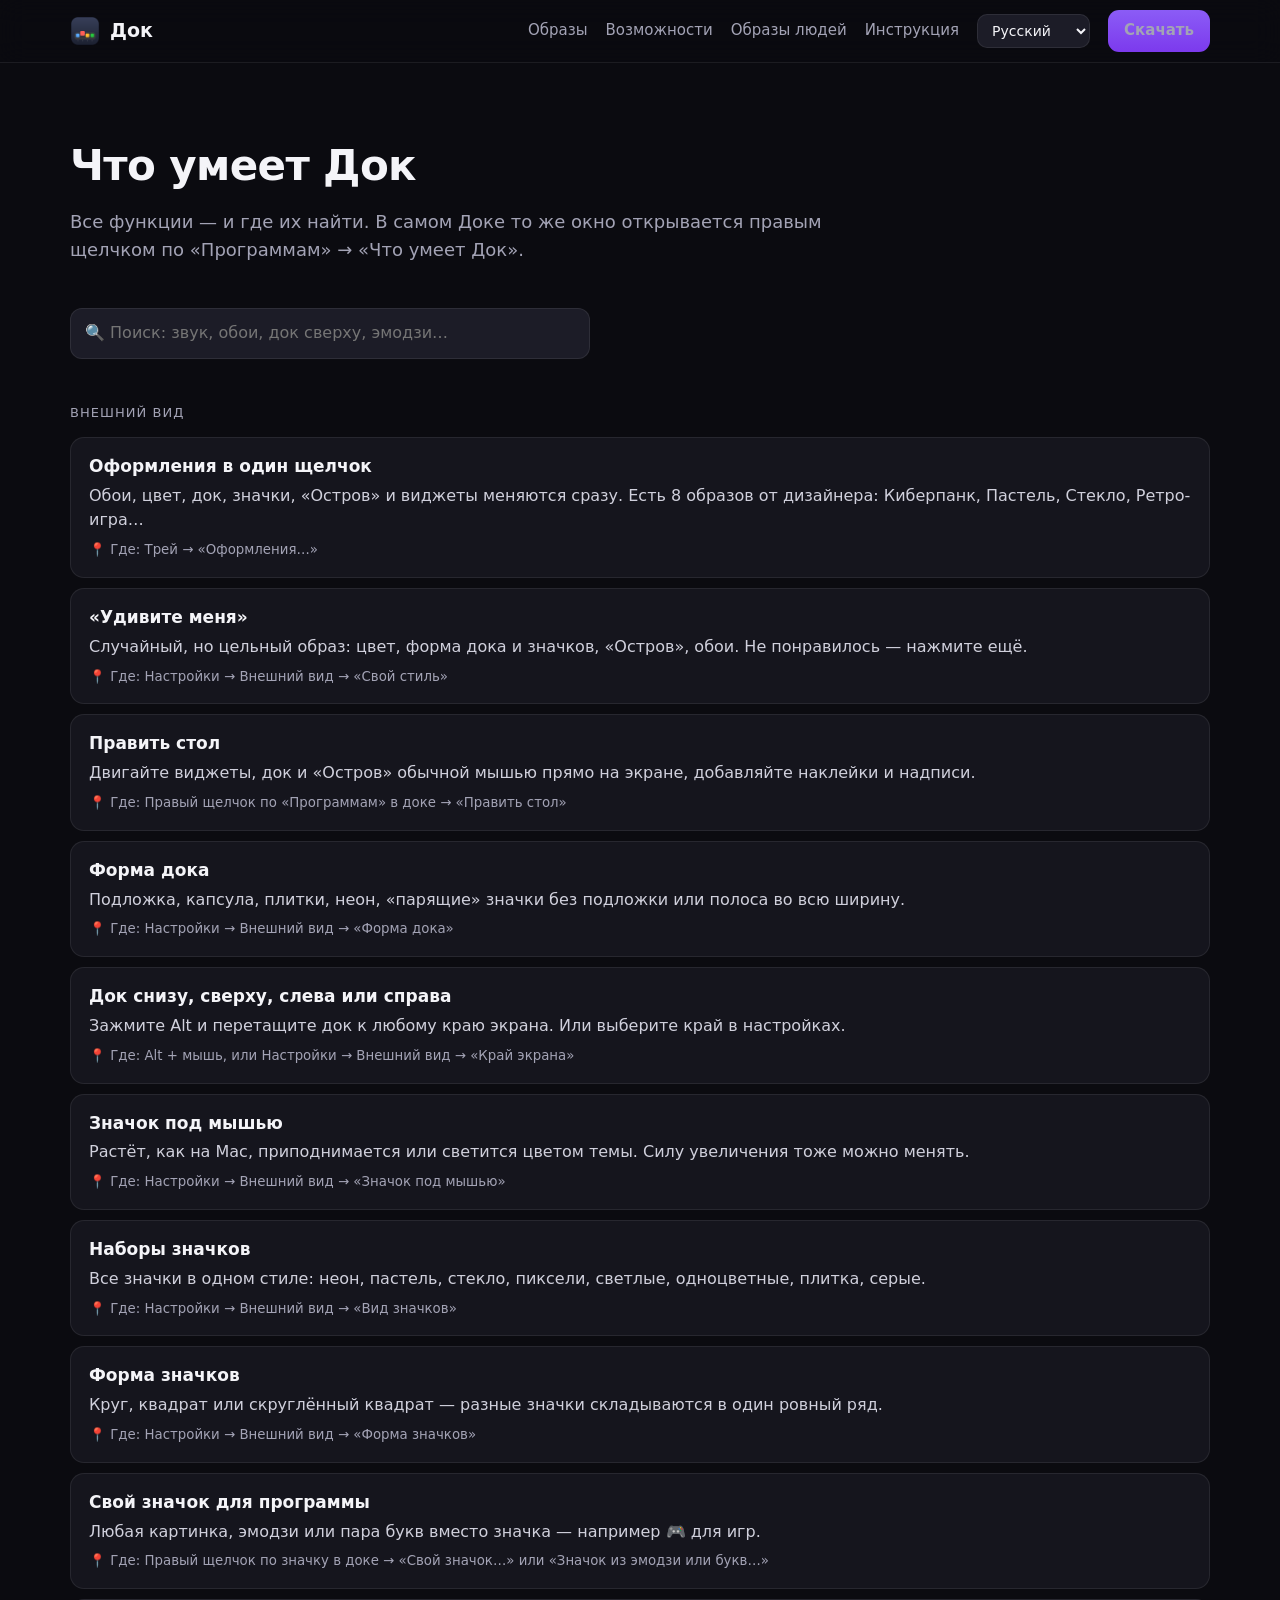
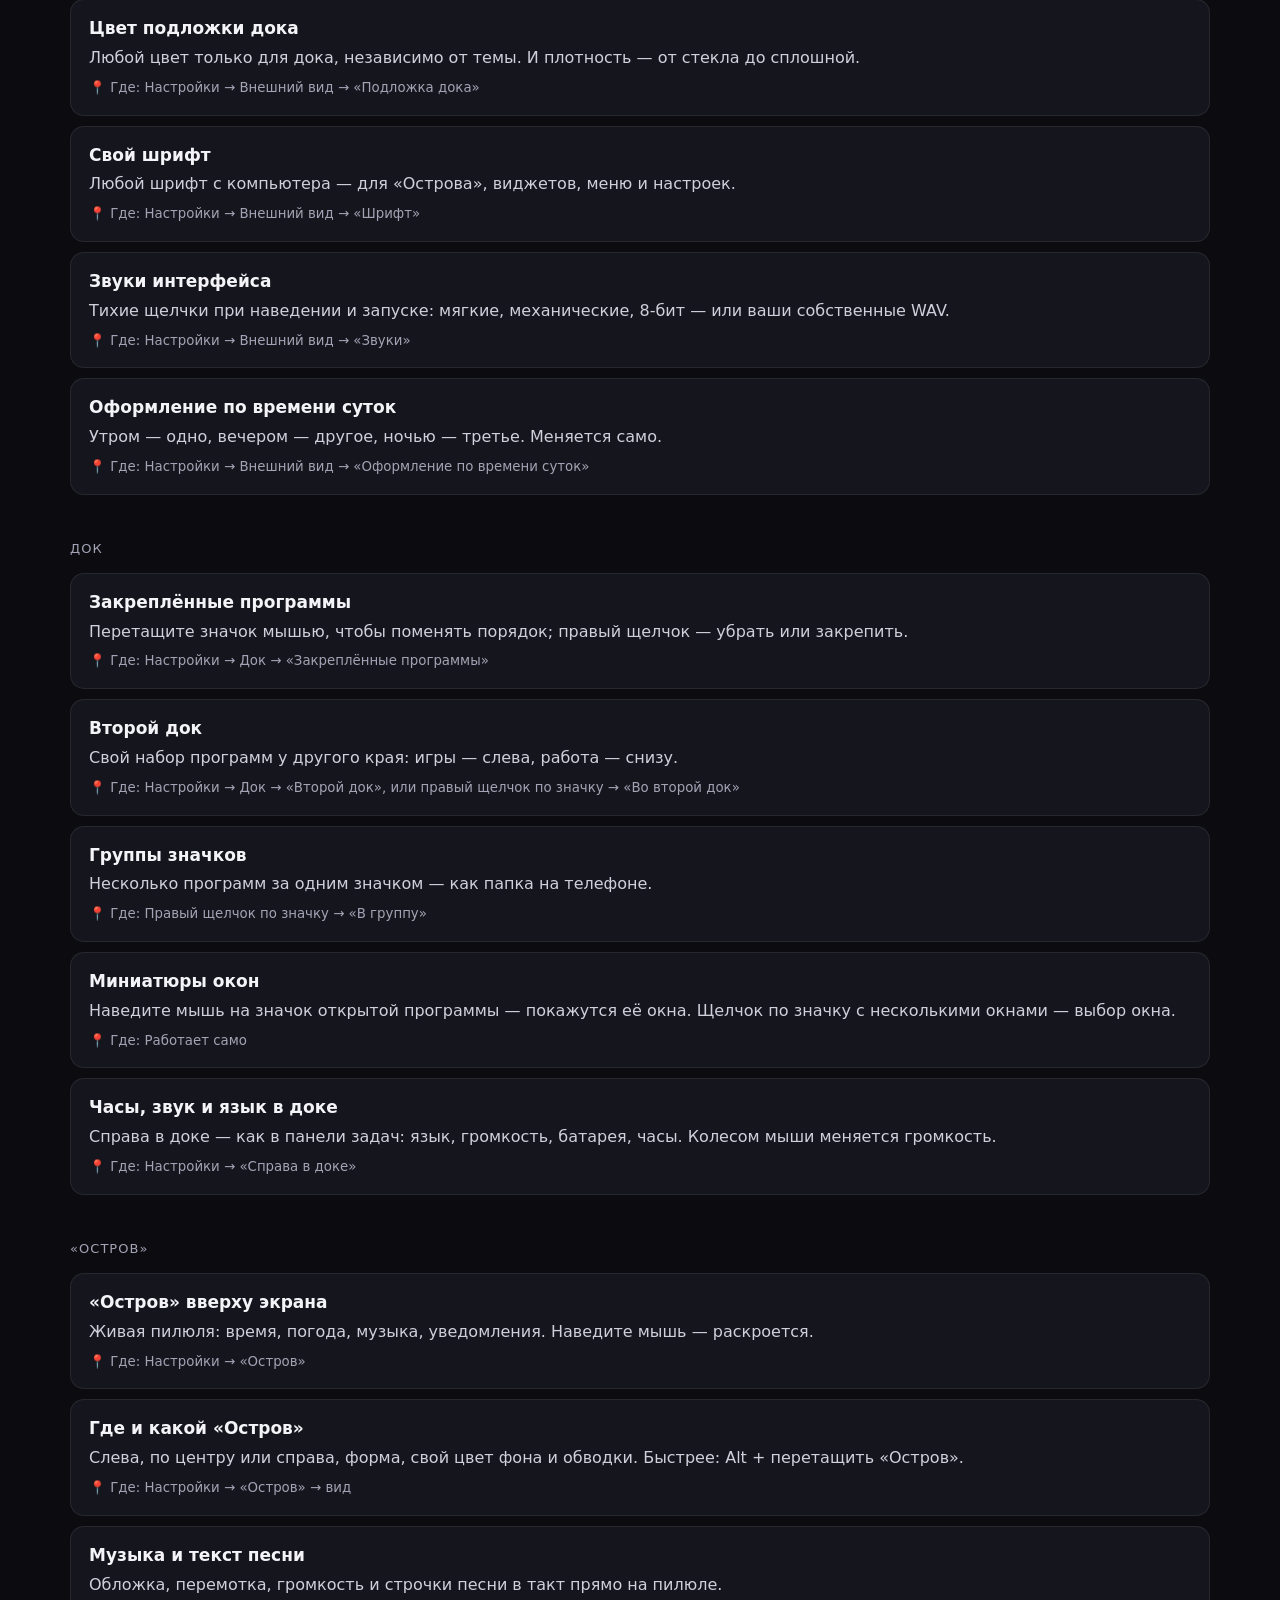
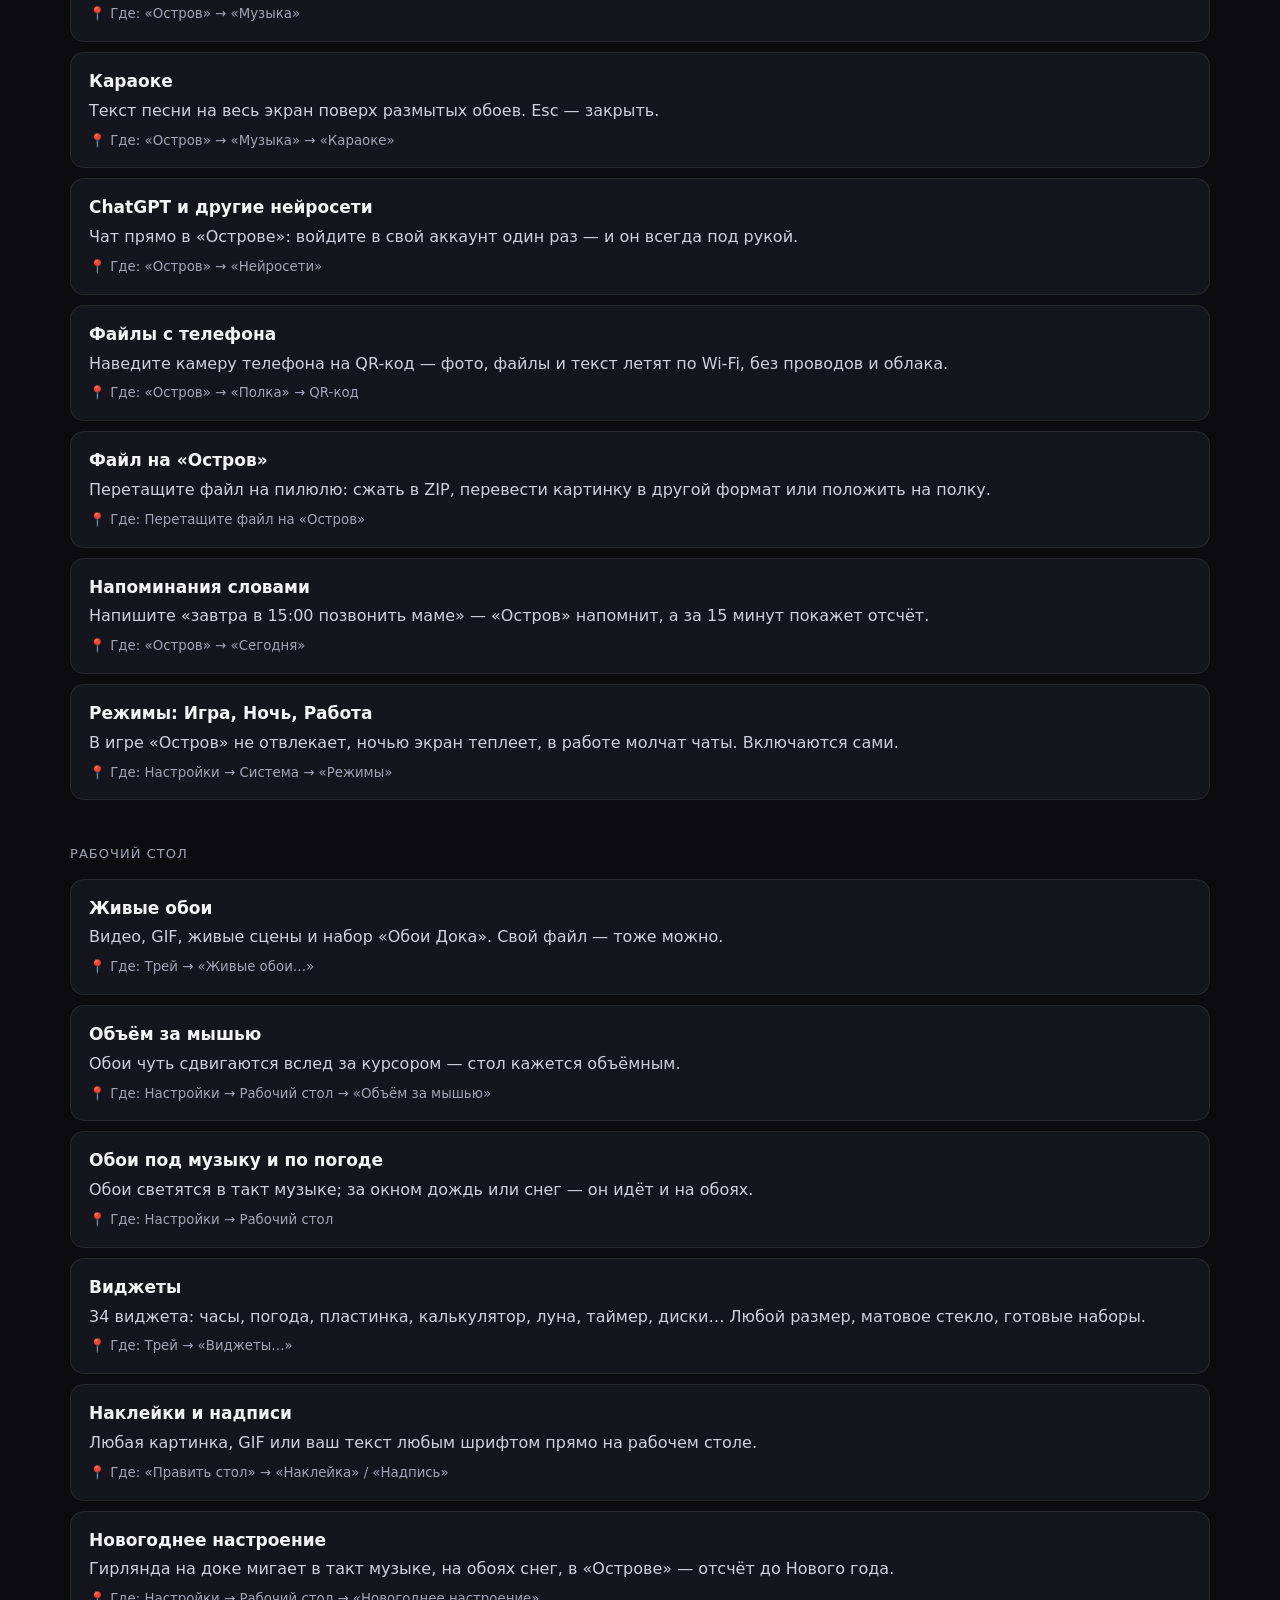
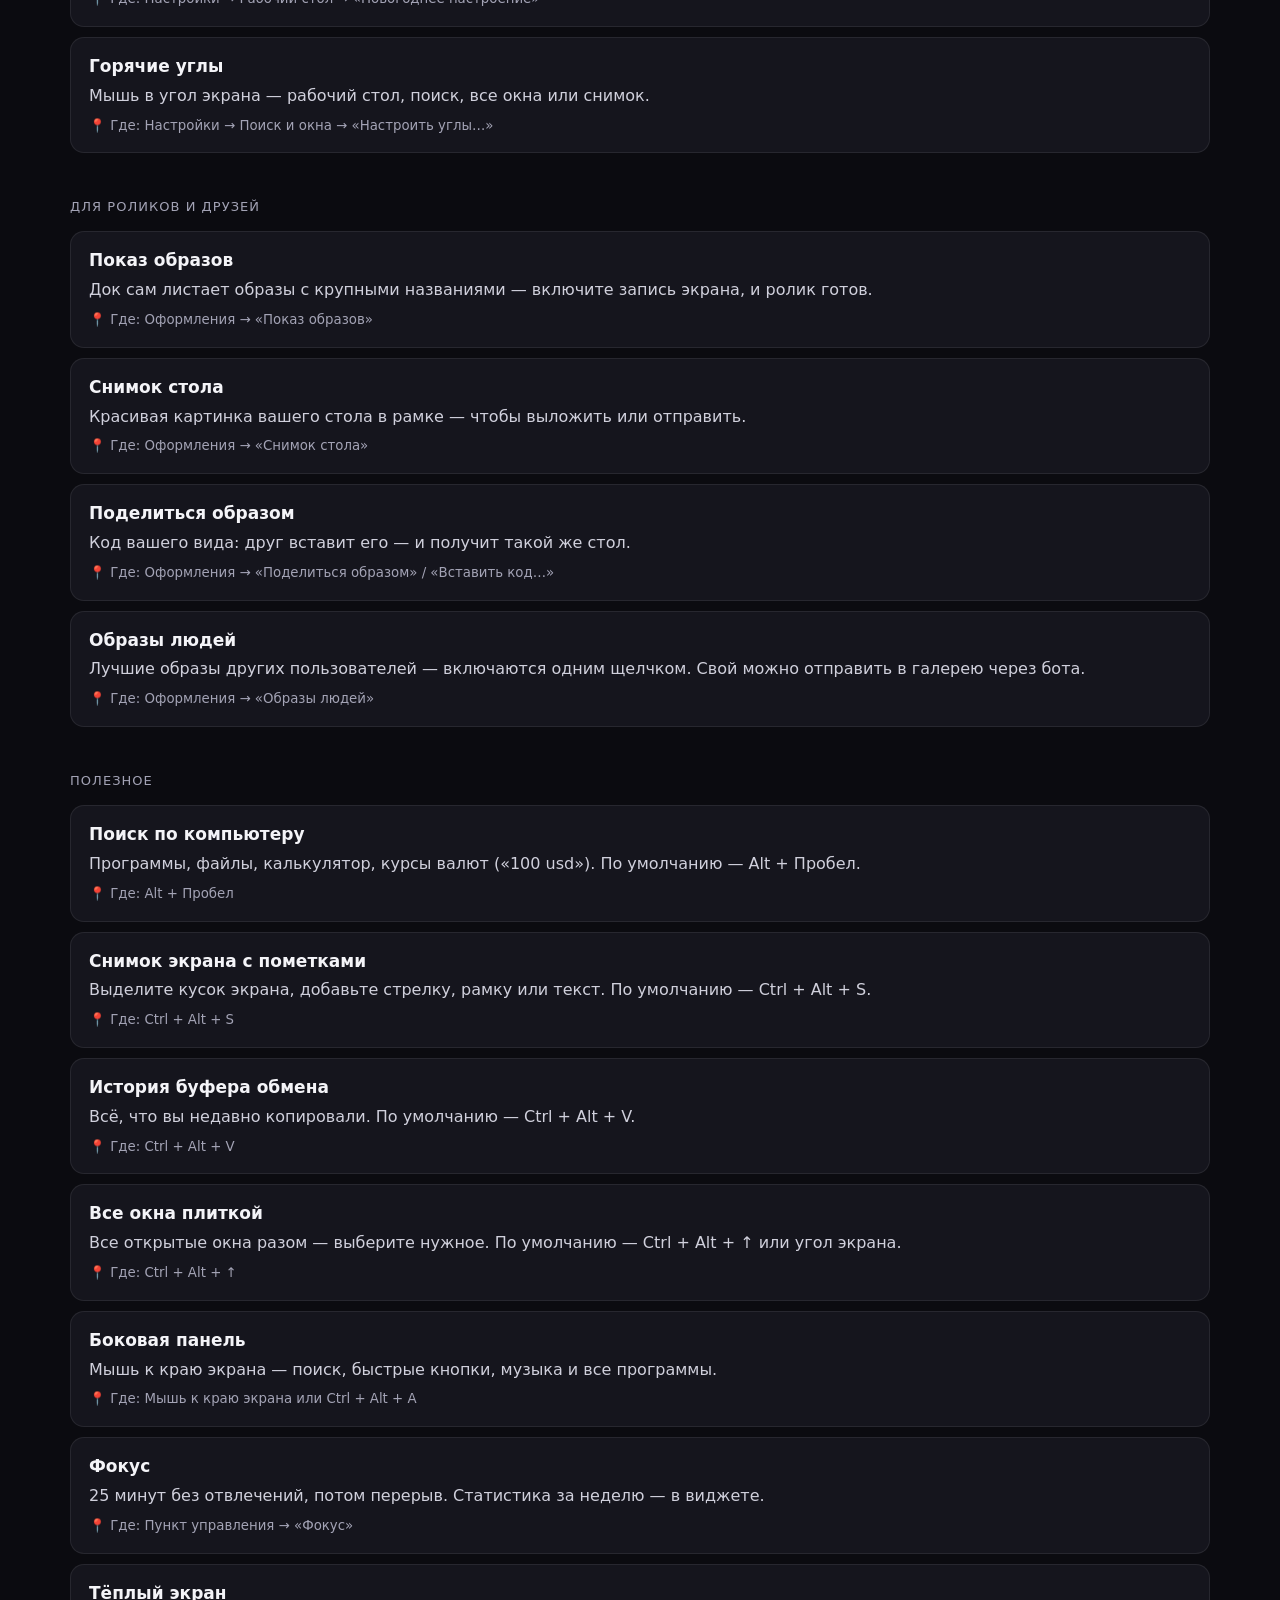
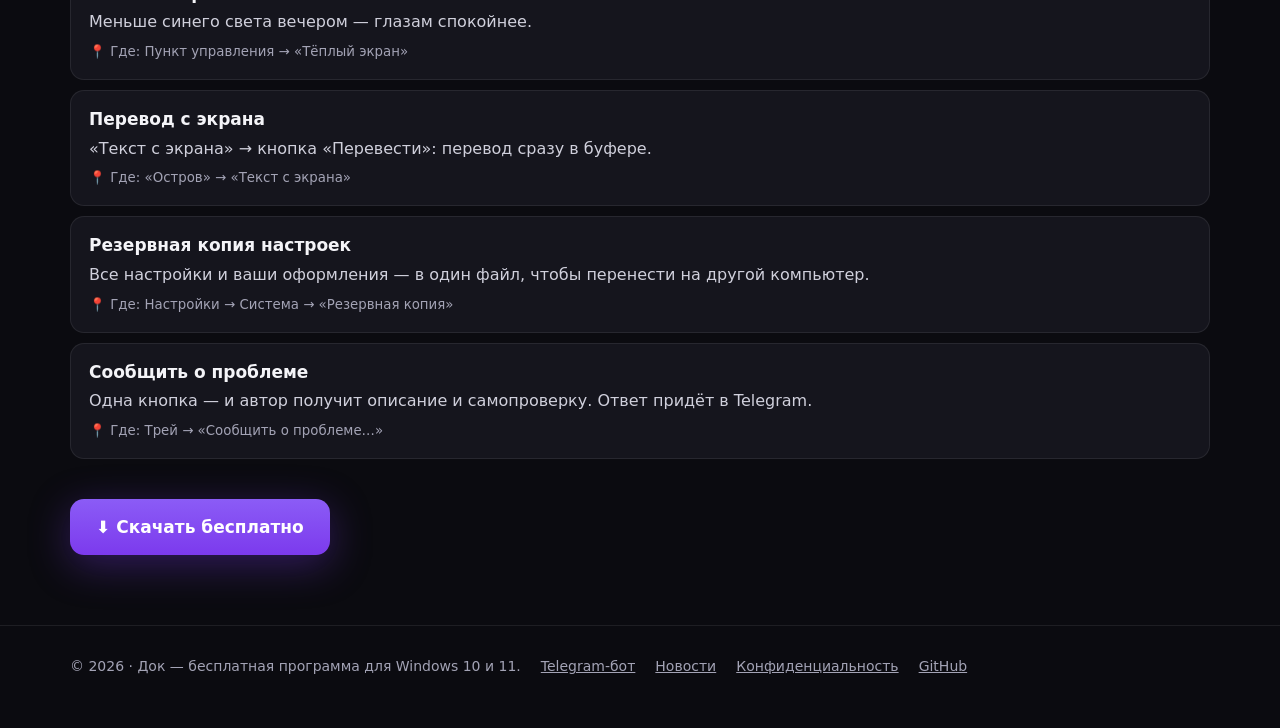
<file: guide-ru.html>
<!doctype html><html lang="ru"><head><meta charset="utf-8">
<meta name="viewport" content="width=device-width,initial-scale=1">
<title>Что умеет Док — Док</title><meta name="description" content="Бесплатная программа для Windows 10 и 11: док у любого края экрана, «Остров» сверху, живые обои, 34 виджета и готовые образы в один щелчок.">
<meta property="og:title" content="Что умеет Док — Док"><meta property="og:description" content="Бесплатная программа для Windows 10 и 11: док у любого края экрана, «Остров» сверху, живые обои, 34 виджета и готовые образы в один щелчок.">
<meta property="og:image" content="https://alex398378.github.io/look_cyber.jpg"><meta name="theme-color" content="#0b0b10">
<link rel="icon" href="favicon.png"><link rel="stylesheet" href="style.css"><link rel="alternate" hreflang="ru" href="https://alex398378.github.io/guide-ru.html"><link rel="alternate" hreflang="en" href="https://alex398378.github.io/guide-en.html"><link rel="alternate" hreflang="es" href="https://alex398378.github.io/guide-es.html"><link rel="alternate" hreflang="pt" href="https://alex398378.github.io/guide-pt.html"><link rel="alternate" hreflang="tr" href="https://alex398378.github.io/guide-tr.html"></head><body><header><div class="wrap nav"><a class="brand" href="ru.html"><img src="logo.png" alt="">Док</a>
<nav class="links"><a class="hide" href="ru.html#looks">Образы</a><a class="hide" href="ru.html#features">Возможности</a>
<a class="hide" href="ru.html#people">Образы людей</a><a class="hide" href="guide-ru.html">Инструкция</a>
<select aria-label="Язык" onchange="location.href=this.value"><option value="guide-ru.html" selected>Русский</option><option value="guide-en.html">English</option><option value="guide-es.html">Español</option><option value="guide-pt.html">Português</option><option value="guide-tr.html">Türkçe</option></select>
<a class="btn small" href="https://github.com/Alex398378/dock-updates/releases/latest/download/Dock-Setup.exe">Скачать</a></nav></div></header>
<main><section><div class="wrap"><h2>Что умеет Док</h2><p class="lead">Все функции — и где их найти. В самом Доке то же окно открывается правым щелчком по «Программам» → «Что умеет Док».</p>
<input id="gq" type="search" placeholder="🔍 Поиск: звук, обои, док сверху, эмодзи…">
<div class="g-cat" data-cat>Внешний вид</div><div class="g-item" id="looks"><b>Оформления в один щелчок</b><p>Обои, цвет, док, значки, «Остров» и виджеты меняются сразу. Есть 8 образов от дизайнера: Киберпанк, Пастель, Стекло, Ретро-игра…</p><small>📍 Где: Трей → «Оформления…»</small></div><div class="g-item" id="surprise"><b>«Удивите меня»</b><p>Случайный, но цельный образ: цвет, форма дока и значков, «Остров», обои. Не понравилось — нажмите ещё.</p><small>📍 Где: Настройки → Внешний вид → «Свой стиль»</small></div><div class="g-item" id="editdesk"><b>Править стол</b><p>Двигайте виджеты, док и «Остров» обычной мышью прямо на экране, добавляйте наклейки и надписи.</p><small>📍 Где: Правый щелчок по «Программам» в доке → «Править стол»</small></div><div class="g-item" id="shape"><b>Форма дока</b><p>Подложка, капсула, плитки, неон, «парящие» значки без подложки или полоса во всю ширину.</p><small>📍 Где: Настройки → Внешний вид → «Форма дока»</small></div><div class="g-item" id="edge"><b>Док снизу, сверху, слева или справа</b><p>Зажмите Alt и перетащите док к любому краю экрана. Или выберите край в настройках.</p><small>📍 Где: Alt + мышь, или Настройки → Внешний вид → «Край экрана»</small></div><div class="g-item" id="anim"><b>Значок под мышью</b><p>Растёт, как на Mac, приподнимается или светится цветом темы. Силу увеличения тоже можно менять.</p><small>📍 Где: Настройки → Внешний вид → «Значок под мышью»</small></div><div class="g-item" id="packs"><b>Наборы значков</b><p>Все значки в одном стиле: неон, пастель, стекло, пиксели, светлые, одноцветные, плитка, серые.</p><small>📍 Где: Настройки → Внешний вид → «Вид значков»</small></div><div class="g-item" id="ishape"><b>Форма значков</b><p>Круг, квадрат или скруглённый квадрат — разные значки складываются в один ровный ряд.</p><small>📍 Где: Настройки → Внешний вид → «Форма значков»</small></div><div class="g-item" id="myicon"><b>Свой значок для программы</b><p>Любая картинка, эмодзи или пара букв вместо значка — например 🎮 для игр.</p><small>📍 Где: Правый щелчок по значку в доке → «Свой значок…» или «Значок из эмодзи или букв…»</small></div><div class="g-item" id="plate"><b>Цвет подложки дока</b><p>Любой цвет только для дока, независимо от темы. И плотность — от стекла до сплошной.</p><small>📍 Где: Настройки → Внешний вид → «Подложка дока»</small></div><div class="g-item" id="font"><b>Свой шрифт</b><p>Любой шрифт с компьютера — для «Острова», виджетов, меню и настроек.</p><small>📍 Где: Настройки → Внешний вид → «Шрифт»</small></div><div class="g-item" id="sounds"><b>Звуки интерфейса</b><p>Тихие щелчки при наведении и запуске: мягкие, механические, 8-бит — или ваши собственные WAV.</p><small>📍 Где: Настройки → Внешний вид → «Звуки»</small></div><div class="g-item" id="daily"><b>Оформление по времени суток</b><p>Утром — одно, вечером — другое, ночью — третье. Меняется само.</p><small>📍 Где: Настройки → Внешний вид → «Оформление по времени суток»</small></div><div class="g-cat" data-cat>Док</div><div class="g-item" id="pins"><b>Закреплённые программы</b><p>Перетащите значок мышью, чтобы поменять порядок; правый щелчок — убрать или закрепить.</p><small>📍 Где: Настройки → Док → «Закреплённые программы»</small></div><div class="g-item" id="dock2"><b>Второй док</b><p>Свой набор программ у другого края: игры — слева, работа — снизу.</p><small>📍 Где: Настройки → Док → «Второй док», или правый щелчок по значку → «Во второй док»</small></div><div class="g-item" id="groups"><b>Группы значков</b><p>Несколько программ за одним значком — как папка на телефоне.</p><small>📍 Где: Правый щелчок по значку → «В группу»</small></div><div class="g-item" id="previews"><b>Миниатюры окон</b><p>Наведите мышь на значок открытой программы — покажутся её окна. Щелчок по значку с несколькими окнами — выбор окна.</p><small>📍 Где: Работает само</small></div><div class="g-item" id="status"><b>Часы, звук и язык в доке</b><p>Справа в доке — как в панели задач: язык, громкость, батарея, часы. Колесом мыши меняется громкость.</p><small>📍 Где: Настройки → «Справа в доке»</small></div><div class="g-cat" data-cat>«Остров»</div><div class="g-item" id="island"><b>«Остров» вверху экрана</b><p>Живая пилюля: время, погода, музыка, уведомления. Наведите мышь — раскроется.</p><small>📍 Где: Настройки → «Остров»</small></div><div class="g-item" id="islandpos"><b>Где и какой «Остров»</b><p>Слева, по центру или справа, форма, свой цвет фона и обводки. Быстрее: Alt + перетащить «Остров».</p><small>📍 Где: Настройки → «Остров» → вид</small></div><div class="g-item" id="music"><b>Музыка и текст песни</b><p>Обложка, перемотка, громкость и строчки песни в такт прямо на пилюле.</p><small>📍 Где: «Остров» → «Музыка»</small></div><div class="g-item" id="karaoke"><b>Караоке</b><p>Текст песни на весь экран поверх размытых обоев. Esc — закрыть.</p><small>📍 Где: «Остров» → «Музыка» → «Караоке»</small></div><div class="g-item" id="ai"><b>ChatGPT и другие нейросети</b><p>Чат прямо в «Острове»: войдите в свой аккаунт один раз — и он всегда под рукой.</p><small>📍 Где: «Остров» → «Нейросети»</small></div><div class="g-item" id="phone"><b>Файлы с телефона</b><p>Наведите камеру телефона на QR-код — фото, файлы и текст летят по Wi-Fi, без проводов и облака.</p><small>📍 Где: «Остров» → «Полка» → QR-код</small></div><div class="g-item" id="dropzip"><b>Файл на «Остров»</b><p>Перетащите файл на пилюлю: сжать в ZIP, перевести картинку в другой формат или положить на полку.</p><small>📍 Где: Перетащите файл на «Остров»</small></div><div class="g-item" id="today"><b>Напоминания словами</b><p>Напишите «завтра в 15:00 позвонить маме» — «Остров» напомнит, а за 15 минут покажет отсчёт.</p><small>📍 Где: «Остров» → «Сегодня»</small></div><div class="g-item" id="modes"><b>Режимы: Игра, Ночь, Работа</b><p>В игре «Остров» не отвлекает, ночью экран теплеет, в работе молчат чаты. Включаются сами.</p><small>📍 Где: Настройки → Система → «Режимы»</small></div><div class="g-cat" data-cat>Рабочий стол</div><div class="g-item" id="walls"><b>Живые обои</b><p>Видео, GIF, живые сцены и набор «Обои Дока». Свой файл — тоже можно.</p><small>📍 Где: Трей → «Живые обои…»</small></div><div class="g-item" id="parallax"><b>Объём за мышью</b><p>Обои чуть сдвигаются вслед за курсором — стол кажется объёмным.</p><small>📍 Где: Настройки → Рабочий стол → «Объём за мышью»</small></div><div class="g-item" id="wpmusic"><b>Обои под музыку и по погоде</b><p>Обои светятся в такт музыке; за окном дождь или снег — он идёт и на обоях.</p><small>📍 Где: Настройки → Рабочий стол</small></div><div class="g-item" id="widgets"><b>Виджеты</b><p>34 виджета: часы, погода, пластинка, калькулятор, луна, таймер, диски… Любой размер, матовое стекло, готовые наборы.</p><small>📍 Где: Трей → «Виджеты…»</small></div><div class="g-item" id="stickers"><b>Наклейки и надписи</b><p>Любая картинка, GIF или ваш текст любым шрифтом прямо на рабочем столе.</p><small>📍 Где: «Править стол» → «Наклейка» / «Надпись»</small></div><div class="g-item" id="ny"><b>Новогоднее настроение</b><p>Гирлянда на доке мигает в такт музыке, на обоях снег, в «Острове» — отсчёт до Нового года.</p><small>📍 Где: Настройки → Рабочий стол → «Новогоднее настроение»</small></div><div class="g-item" id="corners"><b>Горячие углы</b><p>Мышь в угол экрана — рабочий стол, поиск, все окна или снимок.</p><small>📍 Где: Настройки → Поиск и окна → «Настроить углы…»</small></div><div class="g-cat" data-cat>Для роликов и друзей</div><div class="g-item" id="reel"><b>Показ образов</b><p>Док сам листает образы с крупными названиями — включите запись экрана, и ролик готов.</p><small>📍 Где: Оформления → «Показ образов»</small></div><div class="g-item" id="shot"><b>Снимок стола</b><p>Красивая картинка вашего стола в рамке — чтобы выложить или отправить.</p><small>📍 Где: Оформления → «Снимок стола»</small></div><div class="g-item" id="sharecode"><b>Поделиться образом</b><p>Код вашего вида: друг вставит его — и получит такой же стол.</p><small>📍 Где: Оформления → «Поделиться образом» / «Вставить код…»</small></div><div class="g-item" id="people"><b>Образы людей</b><p>Лучшие образы других пользователей — включаются одним щелчком. Свой можно отправить в галерею через бота.</p><small>📍 Где: Оформления → «Образы людей»</small></div><div class="g-cat" data-cat>Полезное</div><div class="g-item" id="search"><b>Поиск по компьютеру</b><p>Программы, файлы, калькулятор, курсы валют («100 usd»). По умолчанию — Alt + Пробел.</p><small>📍 Где: Alt + Пробел</small></div><div class="g-item" id="snip"><b>Снимок экрана с пометками</b><p>Выделите кусок экрана, добавьте стрелку, рамку или текст. По умолчанию — Ctrl + Alt + S.</p><small>📍 Где: Ctrl + Alt + S</small></div><div class="g-item" id="clips"><b>История буфера обмена</b><p>Всё, что вы недавно копировали. По умолчанию — Ctrl + Alt + V.</p><small>📍 Где: Ctrl + Alt + V</small></div><div class="g-item" id="overview"><b>Все окна плиткой</b><p>Все открытые окна разом — выберите нужное. По умолчанию — Ctrl + Alt + ↑ или угол экрана.</p><small>📍 Где: Ctrl + Alt + ↑</small></div><div class="g-item" id="pad"><b>Боковая панель</b><p>Мышь к краю экрана — поиск, быстрые кнопки, музыка и все программы.</p><small>📍 Где: Мышь к краю экрана или Ctrl + Alt + A</small></div><div class="g-item" id="focus"><b>Фокус</b><p>25 минут без отвлечений, потом перерыв. Статистика за неделю — в виджете.</p><small>📍 Где: Пункт управления → «Фокус»</small></div><div class="g-item" id="warm"><b>Тёплый экран</b><p>Меньше синего света вечером — глазам спокойнее.</p><small>📍 Где: Пункт управления → «Тёплый экран»</small></div><div class="g-item" id="translate"><b>Перевод с экрана</b><p>«Текст с экрана» → кнопка «Перевести»: перевод сразу в буфере.</p><small>📍 Где: «Остров» → «Текст с экрана»</small></div><div class="g-item" id="backup"><b>Резервная копия настроек</b><p>Все настройки и ваши оформления — в один файл, чтобы перенести на другой компьютер.</p><small>📍 Где: Настройки → Система → «Резервная копия»</small></div><div class="g-item" id="report"><b>Сообщить о проблеме</b><p>Одна кнопка — и автор получит описание и самопроверку. Ответ придёт в Telegram.</p><small>📍 Где: Трей → «Сообщить о проблеме…»</small></div><div style="margin-top:40px"><a class="btn" href="https://github.com/Alex398378/dock-updates/releases/latest/download/Dock-Setup.exe">⬇ Скачать бесплатно</a></div></div></section></main><footer><div class="wrap"><span>© 2026 · Док — бесплатная программа для Windows 10 и 11.</span>
<a href="https://t.me/dock_win_bot">Telegram-бот</a><a href="https://t.me/dock_win">Новости</a><a href="https://github.com/Alex398378/dock-updates/blob/main/PRIVACY.md">Конфиденциальность</a>
<a href="https://github.com/Alex398378/dock-updates/releases">GitHub</a></div></footer>
<script>document.getElementById('gq').oninput=function(){const q=this.value.toLowerCase().trim().split(/\s+/);
document.querySelectorAll('.g-item').forEach(x=>{const t=x.textContent.toLowerCase();x.style.display=q.every(w=>t.includes(w))?'':'none'});
document.querySelectorAll('[data-cat]').forEach(h=>{let n=h.nextElementSibling,v=false;while(n&&n.classList.contains('g-item')){if(n.style.display!=='none')v=true;n=n.nextElementSibling}h.style.display=v?'':'none'})};</script>
</body></html>
</file>
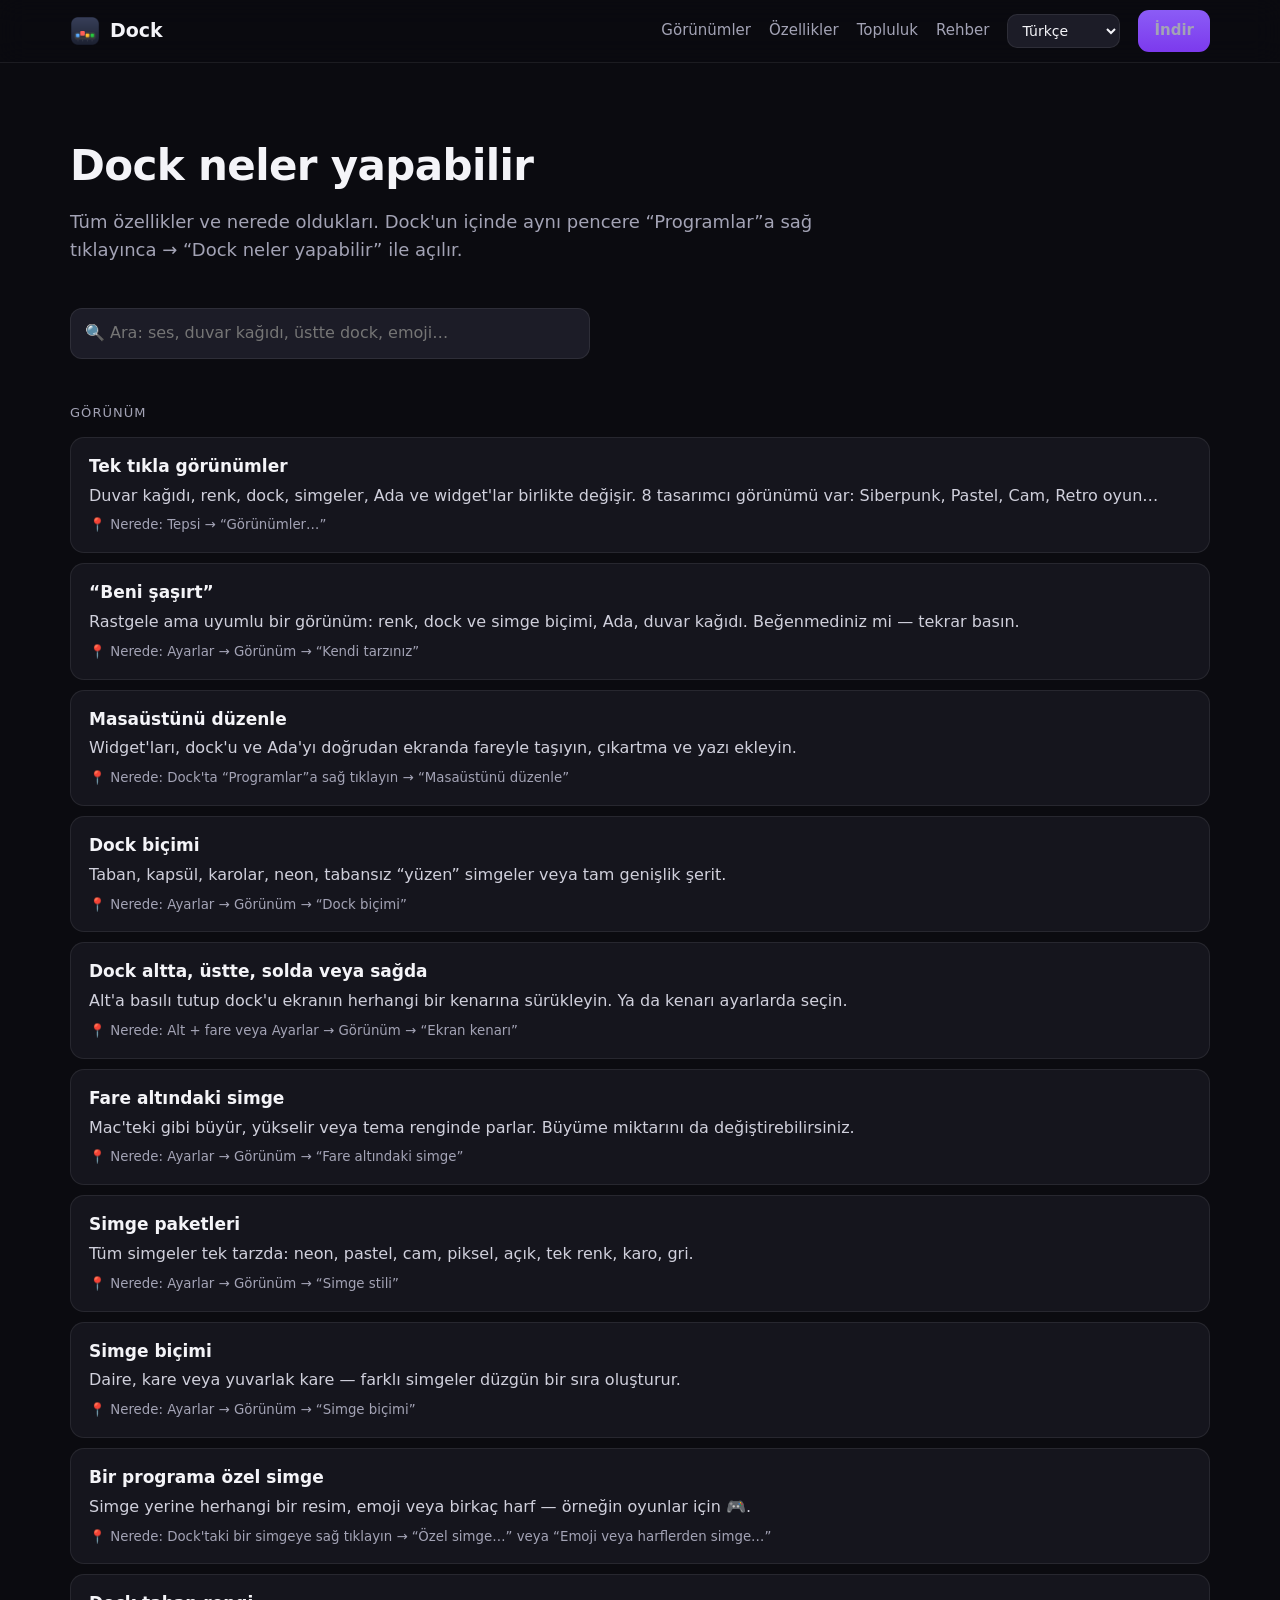
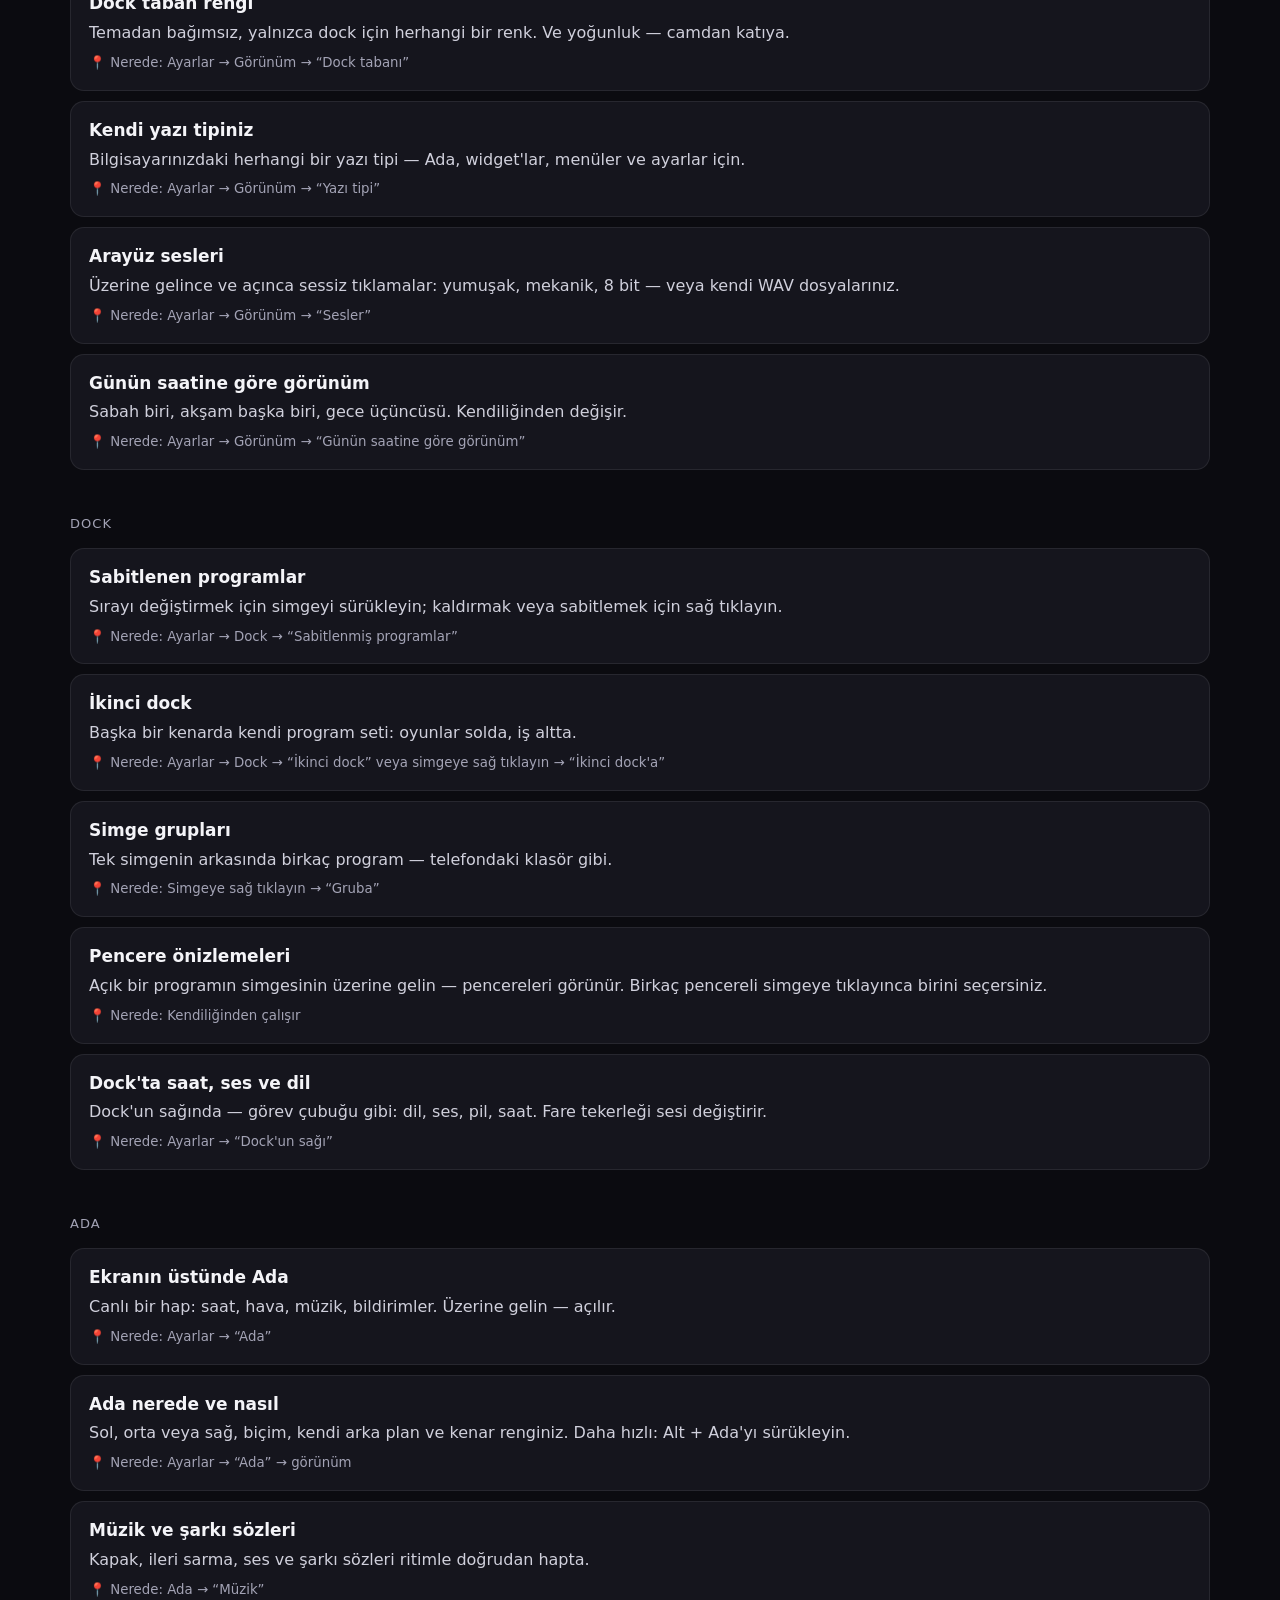
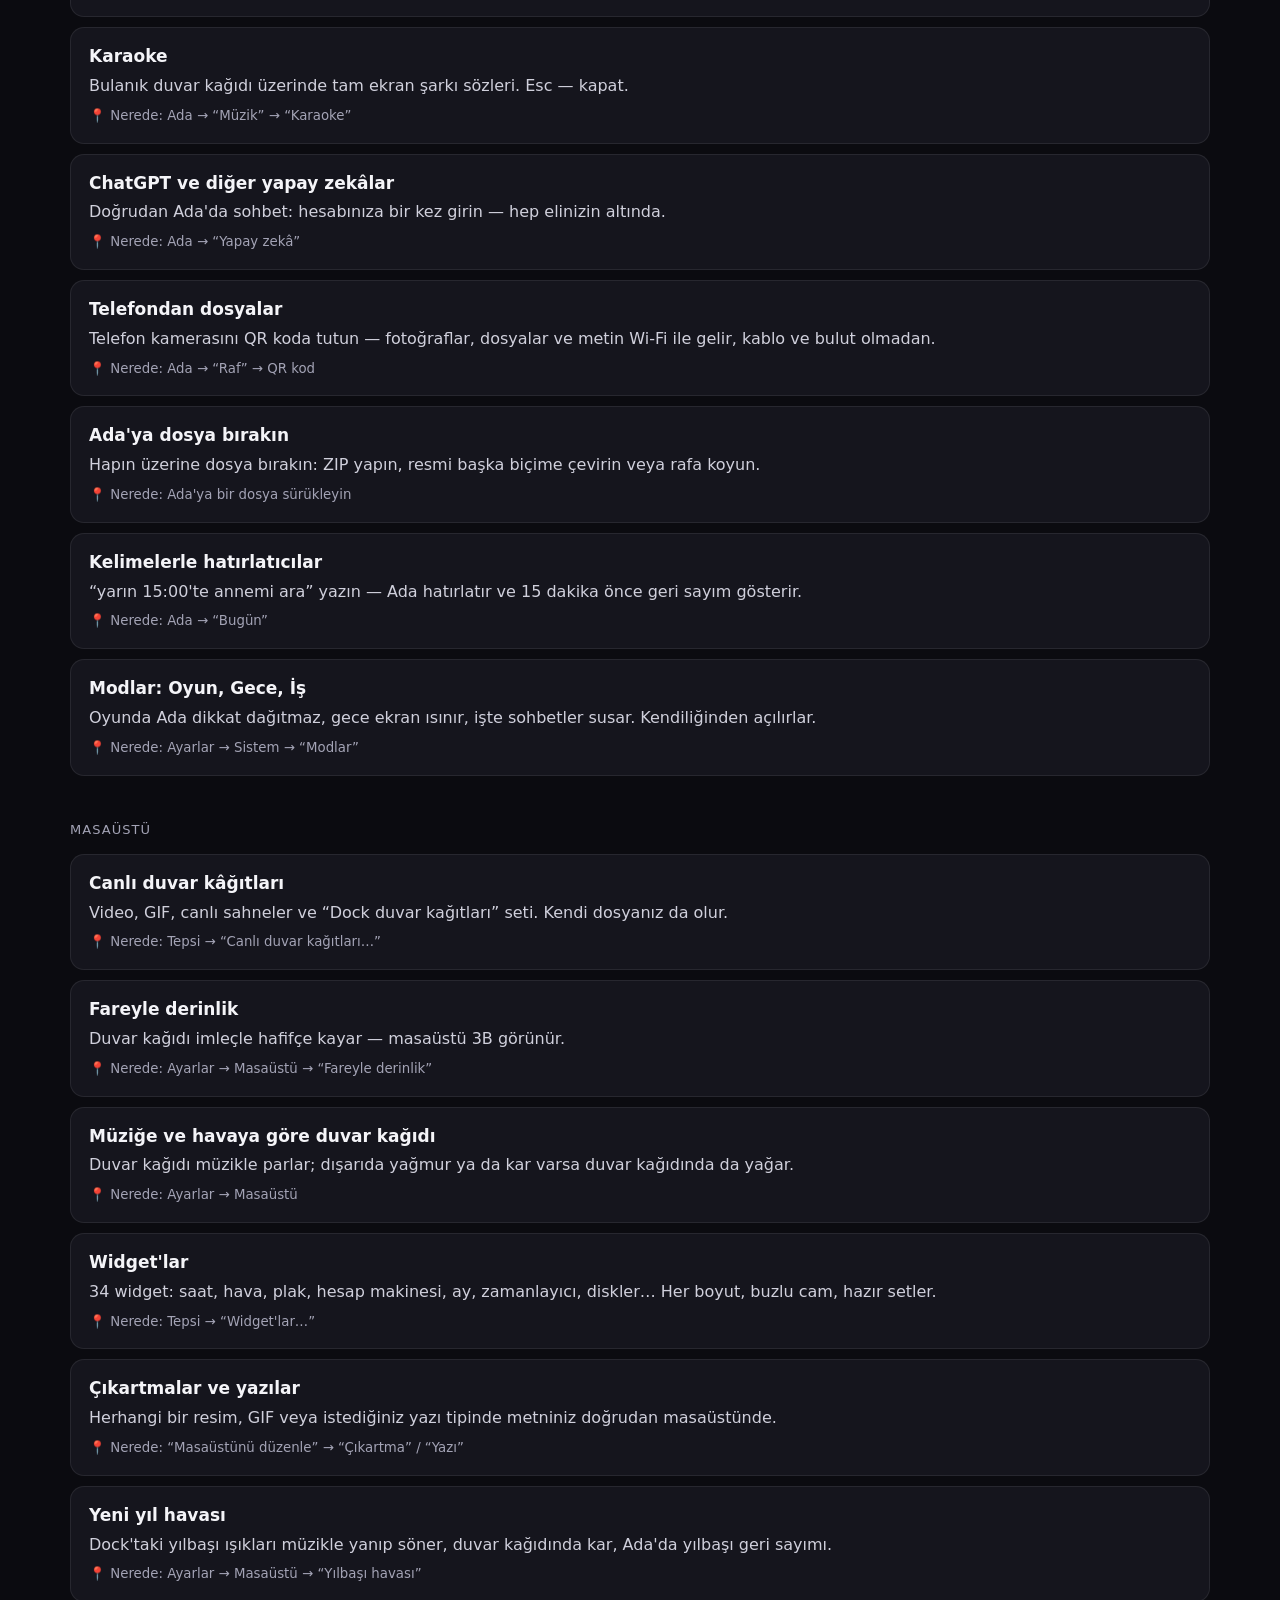
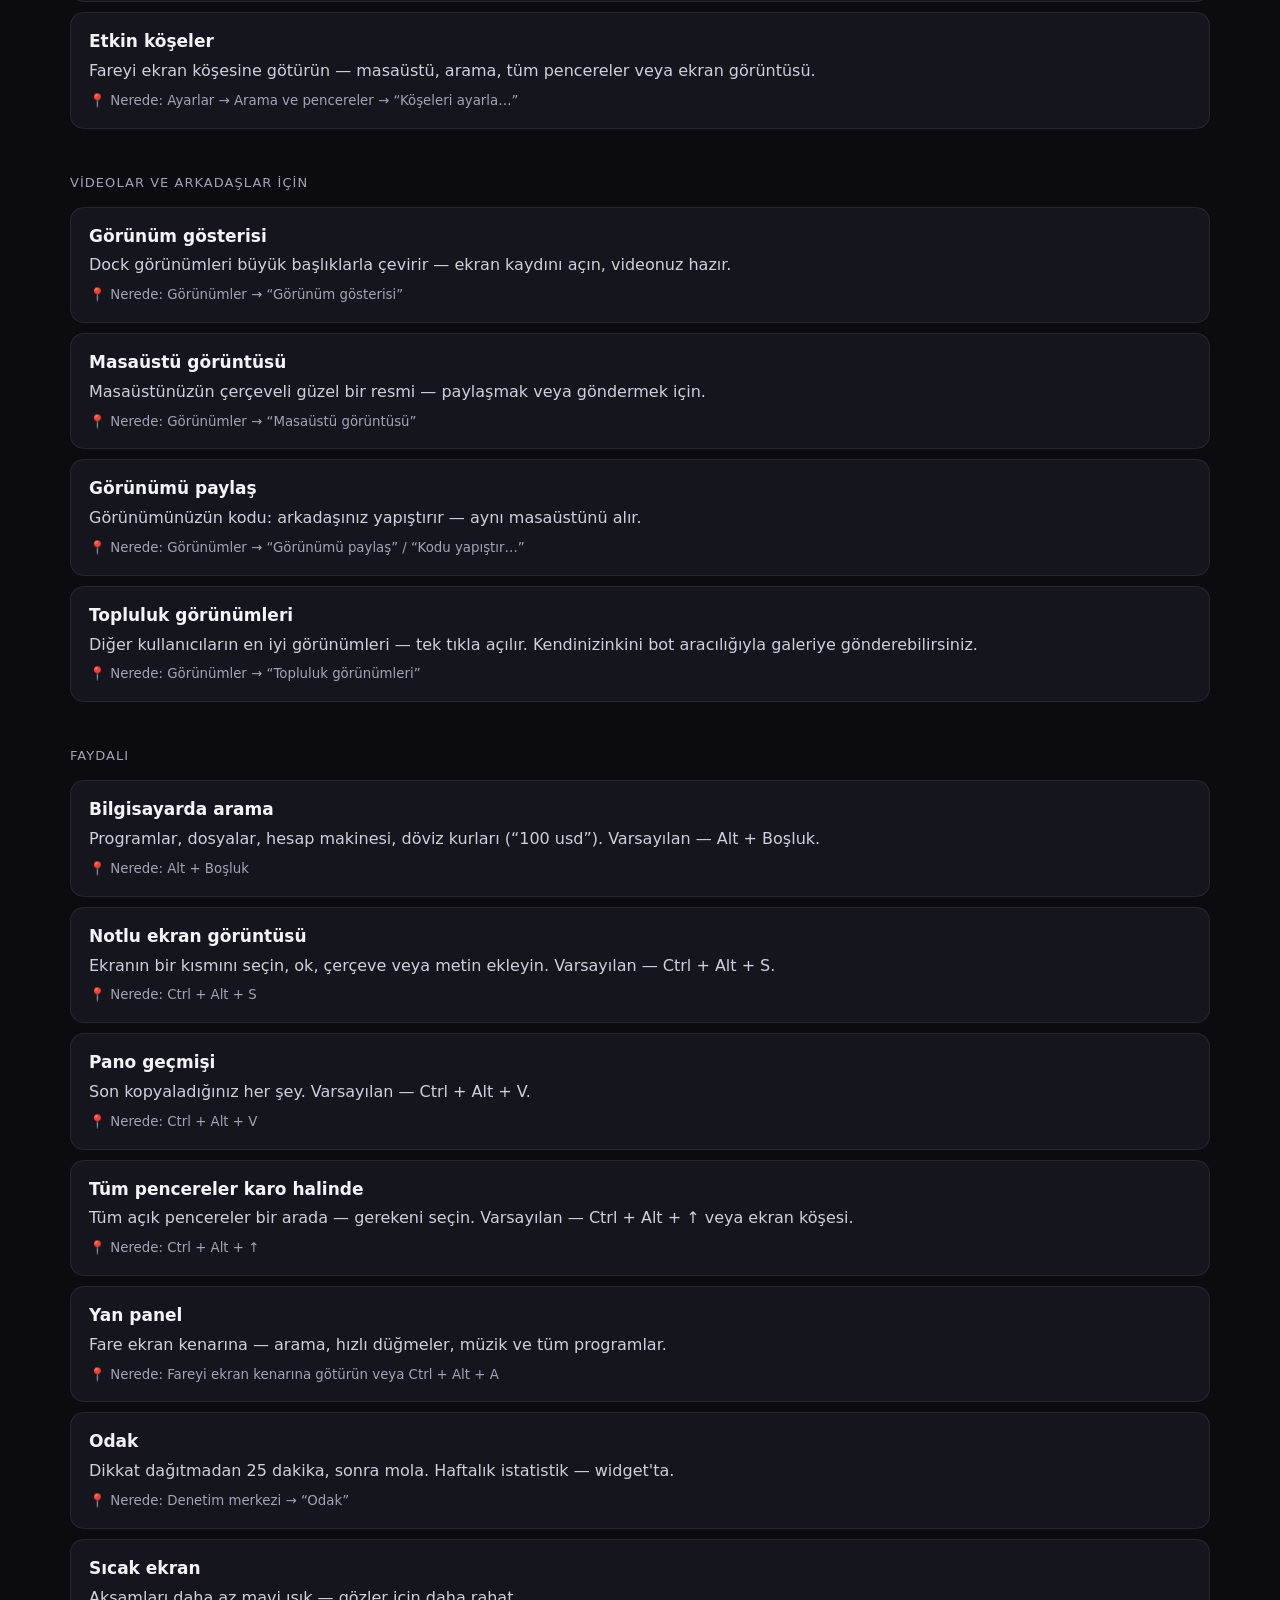
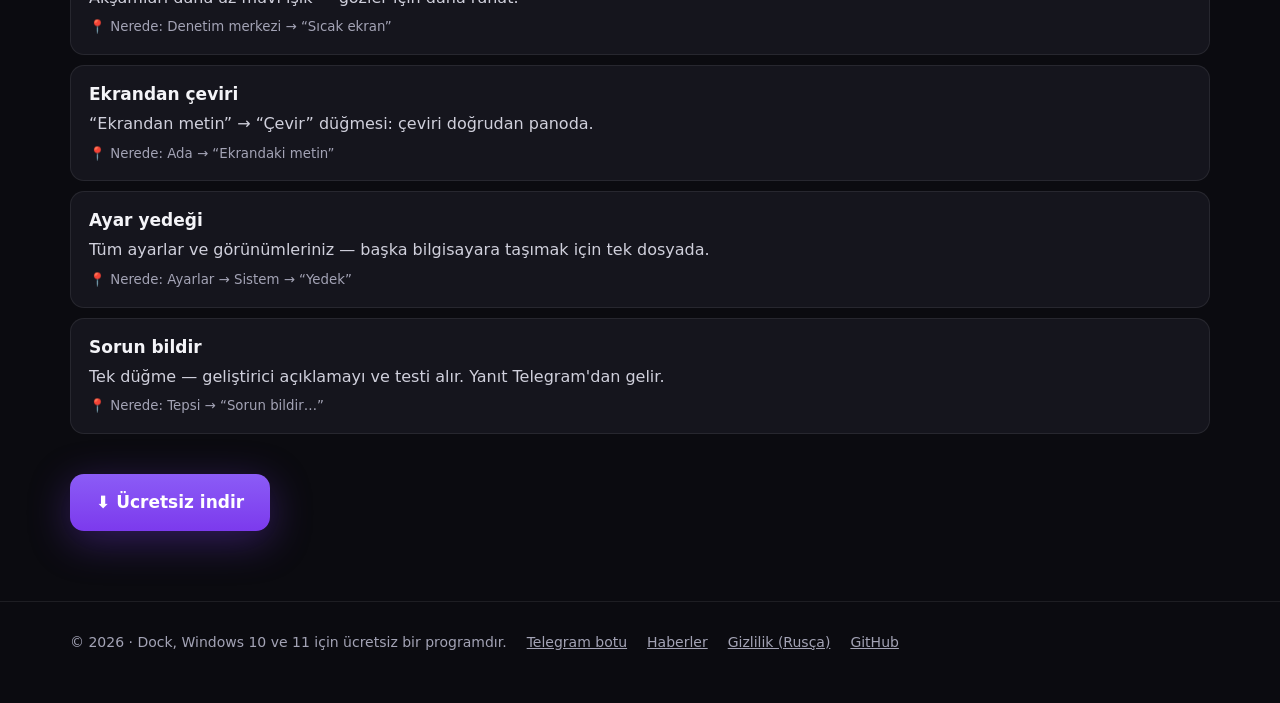
<file: guide-tr.html>
<!doctype html><html lang="tr"><head><meta charset="utf-8">
<meta name="viewport" content="width=device-width,initial-scale=1">
<title>Dock neler yapabilir — Dock</title><meta name="description" content="Windows 10 ve 11 için ücretsiz program: her kenarda dock, üstte canlı Ada, canlı duvar kağıtları, 34 widget ve tek tıkla hazır görünümler.">
<meta property="og:title" content="Dock neler yapabilir — Dock"><meta property="og:description" content="Windows 10 ve 11 için ücretsiz program: her kenarda dock, üstte canlı Ada, canlı duvar kağıtları, 34 widget ve tek tıkla hazır görünümler.">
<meta property="og:image" content="https://alex398378.github.io/look_cyber.jpg"><meta name="theme-color" content="#0b0b10">
<link rel="icon" href="favicon.png"><link rel="stylesheet" href="style.css"><link rel="alternate" hreflang="ru" href="https://alex398378.github.io/guide-ru.html"><link rel="alternate" hreflang="en" href="https://alex398378.github.io/guide-en.html"><link rel="alternate" hreflang="es" href="https://alex398378.github.io/guide-es.html"><link rel="alternate" hreflang="pt" href="https://alex398378.github.io/guide-pt.html"><link rel="alternate" hreflang="tr" href="https://alex398378.github.io/guide-tr.html"></head><body><header><div class="wrap nav"><a class="brand" href="tr.html"><img src="logo.png" alt="">Dock</a>
<nav class="links"><a class="hide" href="tr.html#looks">Görünümler</a><a class="hide" href="tr.html#features">Özellikler</a>
<a class="hide" href="tr.html#people">Topluluk</a><a class="hide" href="guide-tr.html">Rehber</a>
<select aria-label="Dil" onchange="location.href=this.value"><option value="guide-ru.html">Русский</option><option value="guide-en.html">English</option><option value="guide-es.html">Español</option><option value="guide-pt.html">Português</option><option value="guide-tr.html" selected>Türkçe</option></select>
<a class="btn small" href="https://github.com/Alex398378/dock-updates/releases/latest/download/Dock-Setup.exe">İndir</a></nav></div></header>
<main><section><div class="wrap"><h2>Dock neler yapabilir</h2><p class="lead">Tüm özellikler ve nerede oldukları. Dock&#x27;un içinde aynı pencere “Programlar”a sağ tıklayınca → “Dock neler yapabilir” ile açılır.</p>
<input id="gq" type="search" placeholder="🔍 Ara: ses, duvar kağıdı, üstte dock, emoji…">
<div class="g-cat" data-cat>Görünüm</div><div class="g-item" id="looks"><b>Tek tıkla görünümler</b><p>Duvar kağıdı, renk, dock, simgeler, Ada ve widget&#x27;lar birlikte değişir. 8 tasarımcı görünümü var: Siberpunk, Pastel, Cam, Retro oyun…</p><small>📍 Nerede: Tepsi → “Görünümler…”</small></div><div class="g-item" id="surprise"><b>“Beni şaşırt”</b><p>Rastgele ama uyumlu bir görünüm: renk, dock ve simge biçimi, Ada, duvar kağıdı. Beğenmediniz mi — tekrar basın.</p><small>📍 Nerede: Ayarlar → Görünüm → “Kendi tarzınız”</small></div><div class="g-item" id="editdesk"><b>Masaüstünü düzenle</b><p>Widget&#x27;ları, dock&#x27;u ve Ada&#x27;yı doğrudan ekranda fareyle taşıyın, çıkartma ve yazı ekleyin.</p><small>📍 Nerede: Dock&#x27;ta “Programlar”a sağ tıklayın → “Masaüstünü düzenle”</small></div><div class="g-item" id="shape"><b>Dock biçimi</b><p>Taban, kapsül, karolar, neon, tabansız “yüzen” simgeler veya tam genişlik şerit.</p><small>📍 Nerede: Ayarlar → Görünüm → “Dock biçimi”</small></div><div class="g-item" id="edge"><b>Dock altta, üstte, solda veya sağda</b><p>Alt&#x27;a basılı tutup dock&#x27;u ekranın herhangi bir kenarına sürükleyin. Ya da kenarı ayarlarda seçin.</p><small>📍 Nerede: Alt + fare veya Ayarlar → Görünüm → “Ekran kenarı”</small></div><div class="g-item" id="anim"><b>Fare altındaki simge</b><p>Mac&#x27;teki gibi büyür, yükselir veya tema renginde parlar. Büyüme miktarını da değiştirebilirsiniz.</p><small>📍 Nerede: Ayarlar → Görünüm → “Fare altındaki simge”</small></div><div class="g-item" id="packs"><b>Simge paketleri</b><p>Tüm simgeler tek tarzda: neon, pastel, cam, piksel, açık, tek renk, karo, gri.</p><small>📍 Nerede: Ayarlar → Görünüm → “Simge stili”</small></div><div class="g-item" id="ishape"><b>Simge biçimi</b><p>Daire, kare veya yuvarlak kare — farklı simgeler düzgün bir sıra oluşturur.</p><small>📍 Nerede: Ayarlar → Görünüm → “Simge biçimi”</small></div><div class="g-item" id="myicon"><b>Bir programa özel simge</b><p>Simge yerine herhangi bir resim, emoji veya birkaç harf — örneğin oyunlar için 🎮.</p><small>📍 Nerede: Dock&#x27;taki bir simgeye sağ tıklayın → “Özel simge…” veya “Emoji veya harflerden simge…”</small></div><div class="g-item" id="plate"><b>Dock taban rengi</b><p>Temadan bağımsız, yalnızca dock için herhangi bir renk. Ve yoğunluk — camdan katıya.</p><small>📍 Nerede: Ayarlar → Görünüm → “Dock tabanı”</small></div><div class="g-item" id="font"><b>Kendi yazı tipiniz</b><p>Bilgisayarınızdaki herhangi bir yazı tipi — Ada, widget&#x27;lar, menüler ve ayarlar için.</p><small>📍 Nerede: Ayarlar → Görünüm → “Yazı tipi”</small></div><div class="g-item" id="sounds"><b>Arayüz sesleri</b><p>Üzerine gelince ve açınca sessiz tıklamalar: yumuşak, mekanik, 8 bit — veya kendi WAV dosyalarınız.</p><small>📍 Nerede: Ayarlar → Görünüm → “Sesler”</small></div><div class="g-item" id="daily"><b>Günün saatine göre görünüm</b><p>Sabah biri, akşam başka biri, gece üçüncüsü. Kendiliğinden değişir.</p><small>📍 Nerede: Ayarlar → Görünüm → “Günün saatine göre görünüm”</small></div><div class="g-cat" data-cat>Dock</div><div class="g-item" id="pins"><b>Sabitlenen programlar</b><p>Sırayı değiştirmek için simgeyi sürükleyin; kaldırmak veya sabitlemek için sağ tıklayın.</p><small>📍 Nerede: Ayarlar → Dock → “Sabitlenmiş programlar”</small></div><div class="g-item" id="dock2"><b>İkinci dock</b><p>Başka bir kenarda kendi program seti: oyunlar solda, iş altta.</p><small>📍 Nerede: Ayarlar → Dock → “İkinci dock” veya simgeye sağ tıklayın → “İkinci dock&#x27;a”</small></div><div class="g-item" id="groups"><b>Simge grupları</b><p>Tek simgenin arkasında birkaç program — telefondaki klasör gibi.</p><small>📍 Nerede: Simgeye sağ tıklayın → “Gruba”</small></div><div class="g-item" id="previews"><b>Pencere önizlemeleri</b><p>Açık bir programın simgesinin üzerine gelin — pencereleri görünür. Birkaç pencereli simgeye tıklayınca birini seçersiniz.</p><small>📍 Nerede: Kendiliğinden çalışır</small></div><div class="g-item" id="status"><b>Dock&#x27;ta saat, ses ve dil</b><p>Dock&#x27;un sağında — görev çubuğu gibi: dil, ses, pil, saat. Fare tekerleği sesi değiştirir.</p><small>📍 Nerede: Ayarlar → “Dock&#x27;un sağı”</small></div><div class="g-cat" data-cat>Ada</div><div class="g-item" id="island"><b>Ekranın üstünde Ada</b><p>Canlı bir hap: saat, hava, müzik, bildirimler. Üzerine gelin — açılır.</p><small>📍 Nerede: Ayarlar → “Ada”</small></div><div class="g-item" id="islandpos"><b>Ada nerede ve nasıl</b><p>Sol, orta veya sağ, biçim, kendi arka plan ve kenar renginiz. Daha hızlı: Alt + Ada&#x27;yı sürükleyin.</p><small>📍 Nerede: Ayarlar → “Ada” → görünüm</small></div><div class="g-item" id="music"><b>Müzik ve şarkı sözleri</b><p>Kapak, ileri sarma, ses ve şarkı sözleri ritimle doğrudan hapta.</p><small>📍 Nerede: Ada → “Müzik”</small></div><div class="g-item" id="karaoke"><b>Karaoke</b><p>Bulanık duvar kağıdı üzerinde tam ekran şarkı sözleri. Esc — kapat.</p><small>📍 Nerede: Ada → “Müzik” → “Karaoke”</small></div><div class="g-item" id="ai"><b>ChatGPT ve diğer yapay zekâlar</b><p>Doğrudan Ada&#x27;da sohbet: hesabınıza bir kez girin — hep elinizin altında.</p><small>📍 Nerede: Ada → “Yapay zekâ”</small></div><div class="g-item" id="phone"><b>Telefondan dosyalar</b><p>Telefon kamerasını QR koda tutun — fotoğraflar, dosyalar ve metin Wi-Fi ile gelir, kablo ve bulut olmadan.</p><small>📍 Nerede: Ada → “Raf” → QR kod</small></div><div class="g-item" id="dropzip"><b>Ada&#x27;ya dosya bırakın</b><p>Hapın üzerine dosya bırakın: ZIP yapın, resmi başka biçime çevirin veya rafa koyun.</p><small>📍 Nerede: Ada&#x27;ya bir dosya sürükleyin</small></div><div class="g-item" id="today"><b>Kelimelerle hatırlatıcılar</b><p>“yarın 15:00&#x27;te annemi ara” yazın — Ada hatırlatır ve 15 dakika önce geri sayım gösterir.</p><small>📍 Nerede: Ada → “Bugün”</small></div><div class="g-item" id="modes"><b>Modlar: Oyun, Gece, İş</b><p>Oyunda Ada dikkat dağıtmaz, gece ekran ısınır, işte sohbetler susar. Kendiliğinden açılırlar.</p><small>📍 Nerede: Ayarlar → Sistem → “Modlar”</small></div><div class="g-cat" data-cat>Masaüstü</div><div class="g-item" id="walls"><b>Canlı duvar kâğıtları</b><p>Video, GIF, canlı sahneler ve “Dock duvar kağıtları” seti. Kendi dosyanız da olur.</p><small>📍 Nerede: Tepsi → “Canlı duvar kağıtları…”</small></div><div class="g-item" id="parallax"><b>Fareyle derinlik</b><p>Duvar kağıdı imleçle hafifçe kayar — masaüstü 3B görünür.</p><small>📍 Nerede: Ayarlar → Masaüstü → “Fareyle derinlik”</small></div><div class="g-item" id="wpmusic"><b>Müziğe ve havaya göre duvar kağıdı</b><p>Duvar kağıdı müzikle parlar; dışarıda yağmur ya da kar varsa duvar kağıdında da yağar.</p><small>📍 Nerede: Ayarlar → Masaüstü</small></div><div class="g-item" id="widgets"><b>Widget&#x27;lar</b><p>34 widget: saat, hava, plak, hesap makinesi, ay, zamanlayıcı, diskler… Her boyut, buzlu cam, hazır setler.</p><small>📍 Nerede: Tepsi → “Widget&#x27;lar…”</small></div><div class="g-item" id="stickers"><b>Çıkartmalar ve yazılar</b><p>Herhangi bir resim, GIF veya istediğiniz yazı tipinde metniniz doğrudan masaüstünde.</p><small>📍 Nerede: “Masaüstünü düzenle” → “Çıkartma” / “Yazı”</small></div><div class="g-item" id="ny"><b>Yeni yıl havası</b><p>Dock&#x27;taki yılbaşı ışıkları müzikle yanıp söner, duvar kağıdında kar, Ada&#x27;da yılbaşı geri sayımı.</p><small>📍 Nerede: Ayarlar → Masaüstü → “Yılbaşı havası”</small></div><div class="g-item" id="corners"><b>Etkin köşeler</b><p>Fareyi ekran köşesine götürün — masaüstü, arama, tüm pencereler veya ekran görüntüsü.</p><small>📍 Nerede: Ayarlar → Arama ve pencereler → “Köşeleri ayarla…”</small></div><div class="g-cat" data-cat>Videolar ve arkadaşlar için</div><div class="g-item" id="reel"><b>Görünüm gösterisi</b><p>Dock görünümleri büyük başlıklarla çevirir — ekran kaydını açın, videonuz hazır.</p><small>📍 Nerede: Görünümler → “Görünüm gösterisi”</small></div><div class="g-item" id="shot"><b>Masaüstü görüntüsü</b><p>Masaüstünüzün çerçeveli güzel bir resmi — paylaşmak veya göndermek için.</p><small>📍 Nerede: Görünümler → “Masaüstü görüntüsü”</small></div><div class="g-item" id="sharecode"><b>Görünümü paylaş</b><p>Görünümünüzün kodu: arkadaşınız yapıştırır — aynı masaüstünü alır.</p><small>📍 Nerede: Görünümler → “Görünümü paylaş” / “Kodu yapıştır…”</small></div><div class="g-item" id="people"><b>Topluluk görünümleri</b><p>Diğer kullanıcıların en iyi görünümleri — tek tıkla açılır. Kendinizinkini bot aracılığıyla galeriye gönderebilirsiniz.</p><small>📍 Nerede: Görünümler → “Topluluk görünümleri”</small></div><div class="g-cat" data-cat>Faydalı</div><div class="g-item" id="search"><b>Bilgisayarda arama</b><p>Programlar, dosyalar, hesap makinesi, döviz kurları (“100 usd”). Varsayılan — Alt + Boşluk.</p><small>📍 Nerede: Alt + Boşluk</small></div><div class="g-item" id="snip"><b>Notlu ekran görüntüsü</b><p>Ekranın bir kısmını seçin, ok, çerçeve veya metin ekleyin. Varsayılan — Ctrl + Alt + S.</p><small>📍 Nerede: Ctrl + Alt + S</small></div><div class="g-item" id="clips"><b>Pano geçmişi</b><p>Son kopyaladığınız her şey. Varsayılan — Ctrl + Alt + V.</p><small>📍 Nerede: Ctrl + Alt + V</small></div><div class="g-item" id="overview"><b>Tüm pencereler karo halinde</b><p>Tüm açık pencereler bir arada — gerekeni seçin. Varsayılan — Ctrl + Alt + ↑ veya ekran köşesi.</p><small>📍 Nerede: Ctrl + Alt + ↑</small></div><div class="g-item" id="pad"><b>Yan panel</b><p>Fare ekran kenarına — arama, hızlı düğmeler, müzik ve tüm programlar.</p><small>📍 Nerede: Fareyi ekran kenarına götürün veya Ctrl + Alt + A</small></div><div class="g-item" id="focus"><b>Odak</b><p>Dikkat dağıtmadan 25 dakika, sonra mola. Haftalık istatistik — widget&#x27;ta.</p><small>📍 Nerede: Denetim merkezi → “Odak”</small></div><div class="g-item" id="warm"><b>Sıcak ekran</b><p>Akşamları daha az mavi ışık — gözler için daha rahat.</p><small>📍 Nerede: Denetim merkezi → “Sıcak ekran”</small></div><div class="g-item" id="translate"><b>Ekrandan çeviri</b><p>“Ekrandan metin” → “Çevir” düğmesi: çeviri doğrudan panoda.</p><small>📍 Nerede: Ada → “Ekrandaki metin”</small></div><div class="g-item" id="backup"><b>Ayar yedeği</b><p>Tüm ayarlar ve görünümleriniz — başka bilgisayara taşımak için tek dosyada.</p><small>📍 Nerede: Ayarlar → Sistem → “Yedek”</small></div><div class="g-item" id="report"><b>Sorun bildir</b><p>Tek düğme — geliştirici açıklamayı ve testi alır. Yanıt Telegram&#x27;dan gelir.</p><small>📍 Nerede: Tepsi → “Sorun bildir…”</small></div><div style="margin-top:40px"><a class="btn" href="https://github.com/Alex398378/dock-updates/releases/latest/download/Dock-Setup.exe">⬇ Ücretsiz indir</a></div></div></section></main><footer><div class="wrap"><span>© 2026 · Dock, Windows 10 ve 11 için ücretsiz bir programdır.</span>
<a href="https://t.me/dock_win_bot">Telegram botu</a><a href="https://t.me/dock_win">Haberler</a><a href="https://github.com/Alex398378/dock-updates/blob/main/PRIVACY.md">Gizlilik (Rusça)</a>
<a href="https://github.com/Alex398378/dock-updates/releases">GitHub</a></div></footer>
<script>document.getElementById('gq').oninput=function(){const q=this.value.toLowerCase().trim().split(/\s+/);
document.querySelectorAll('.g-item').forEach(x=>{const t=x.textContent.toLowerCase();x.style.display=q.every(w=>t.includes(w))?'':'none'});
document.querySelectorAll('[data-cat]').forEach(h=>{let n=h.nextElementSibling,v=false;while(n&&n.classList.contains('g-item')){if(n.style.display!=='none')v=true;n=n.nextElementSibling}h.style.display=v?'':'none'})};</script>
</body></html>
</file>
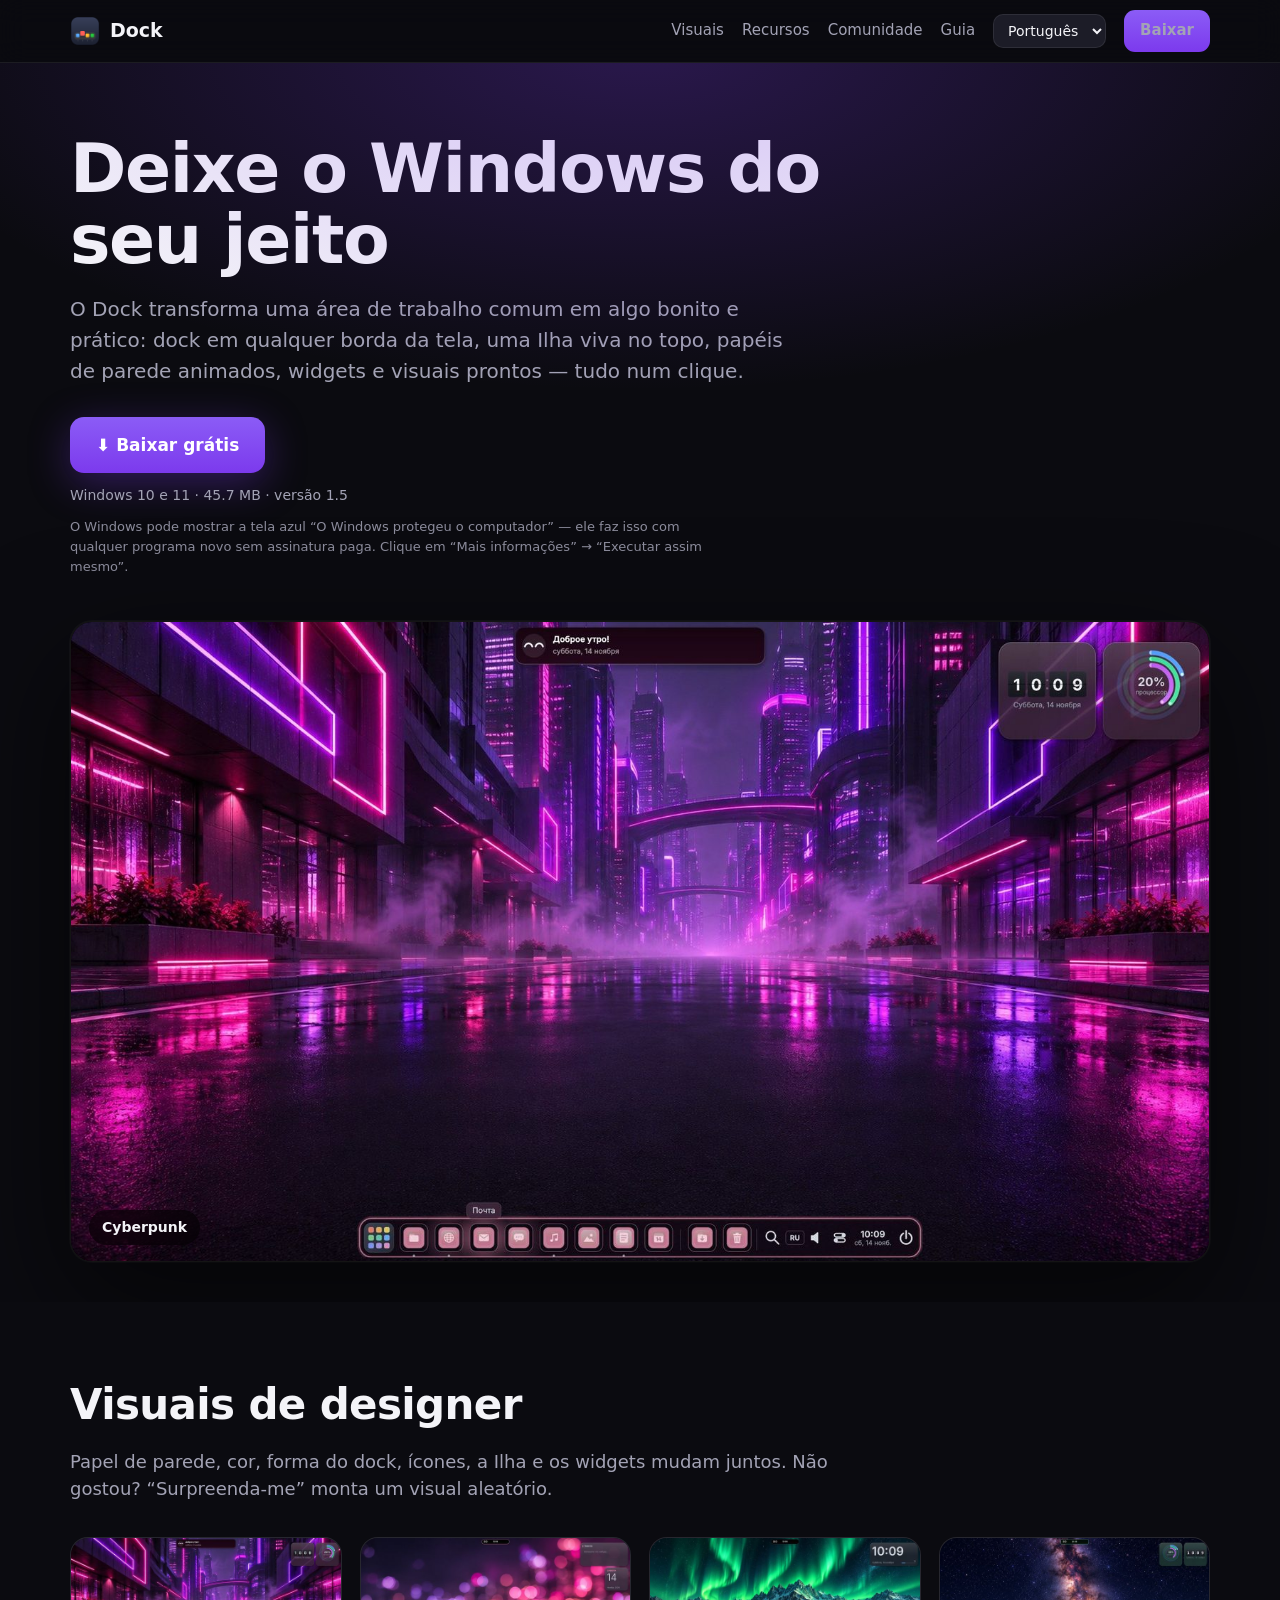
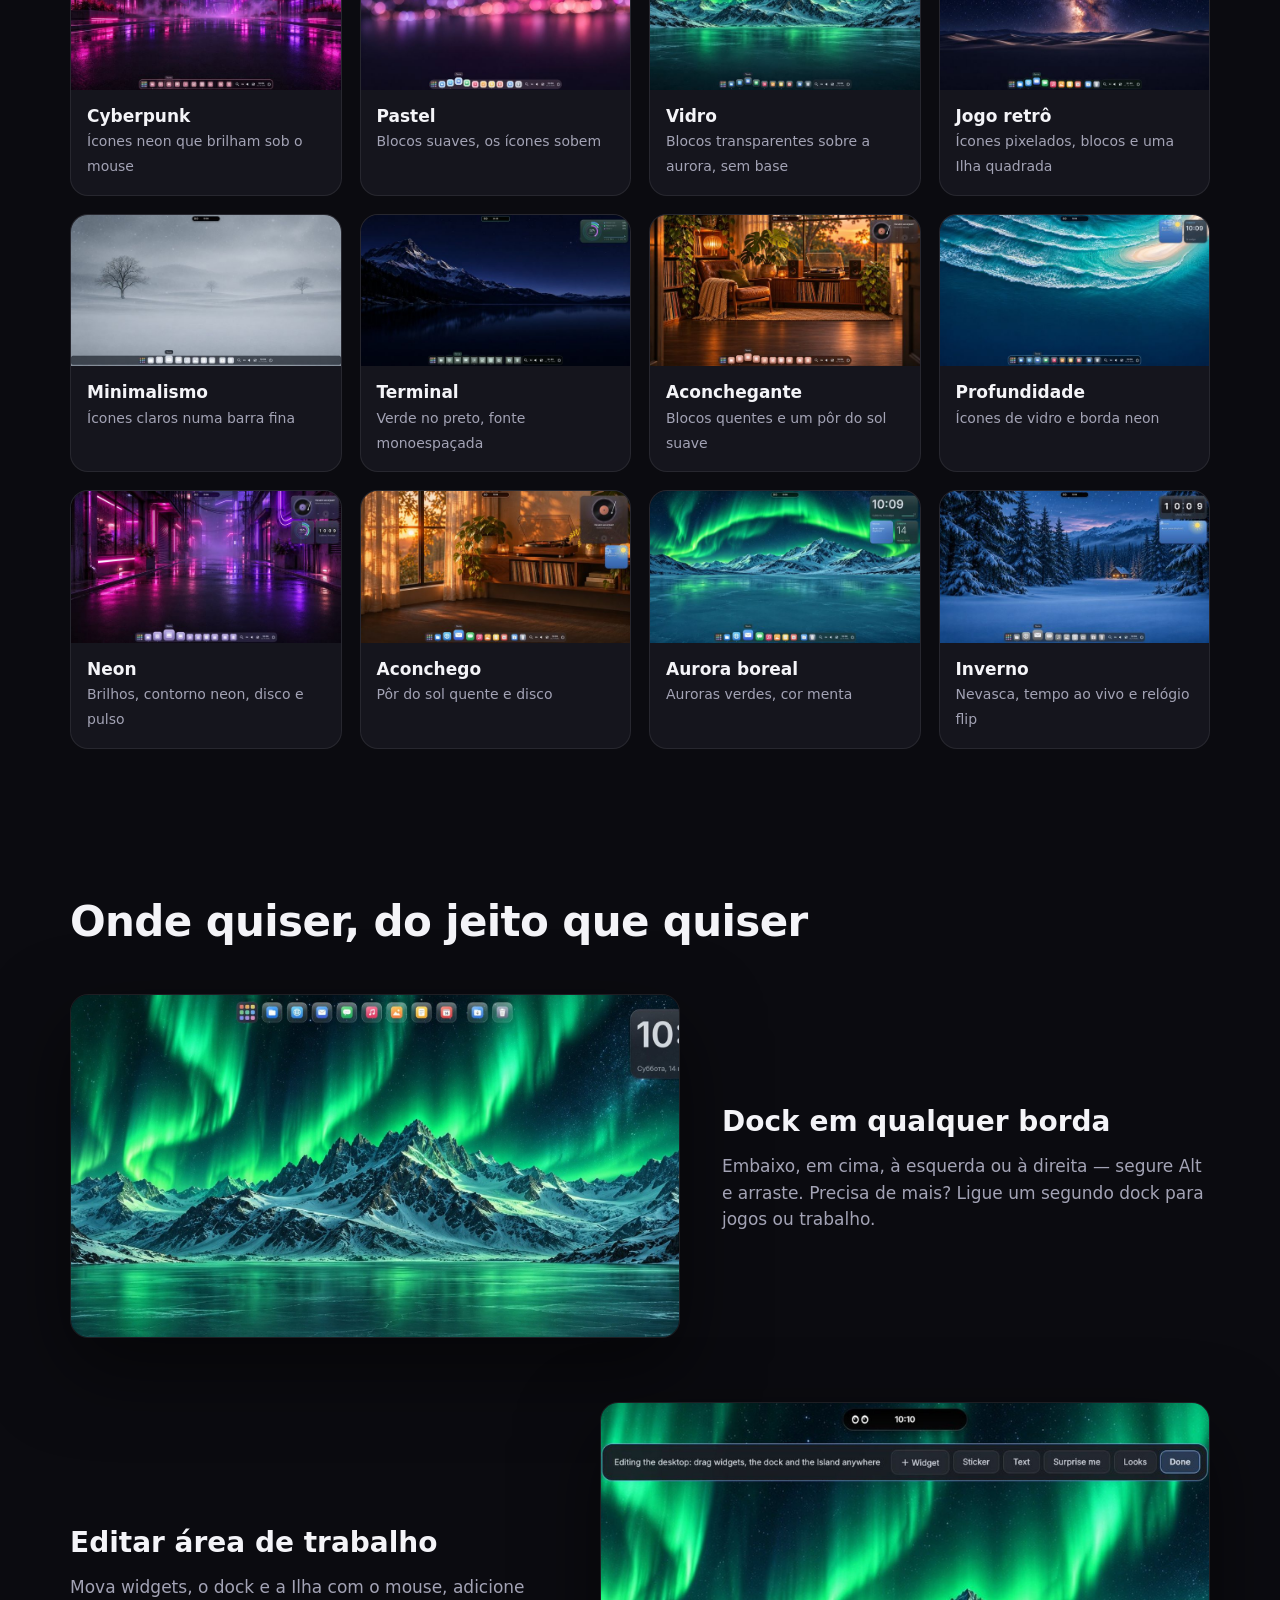
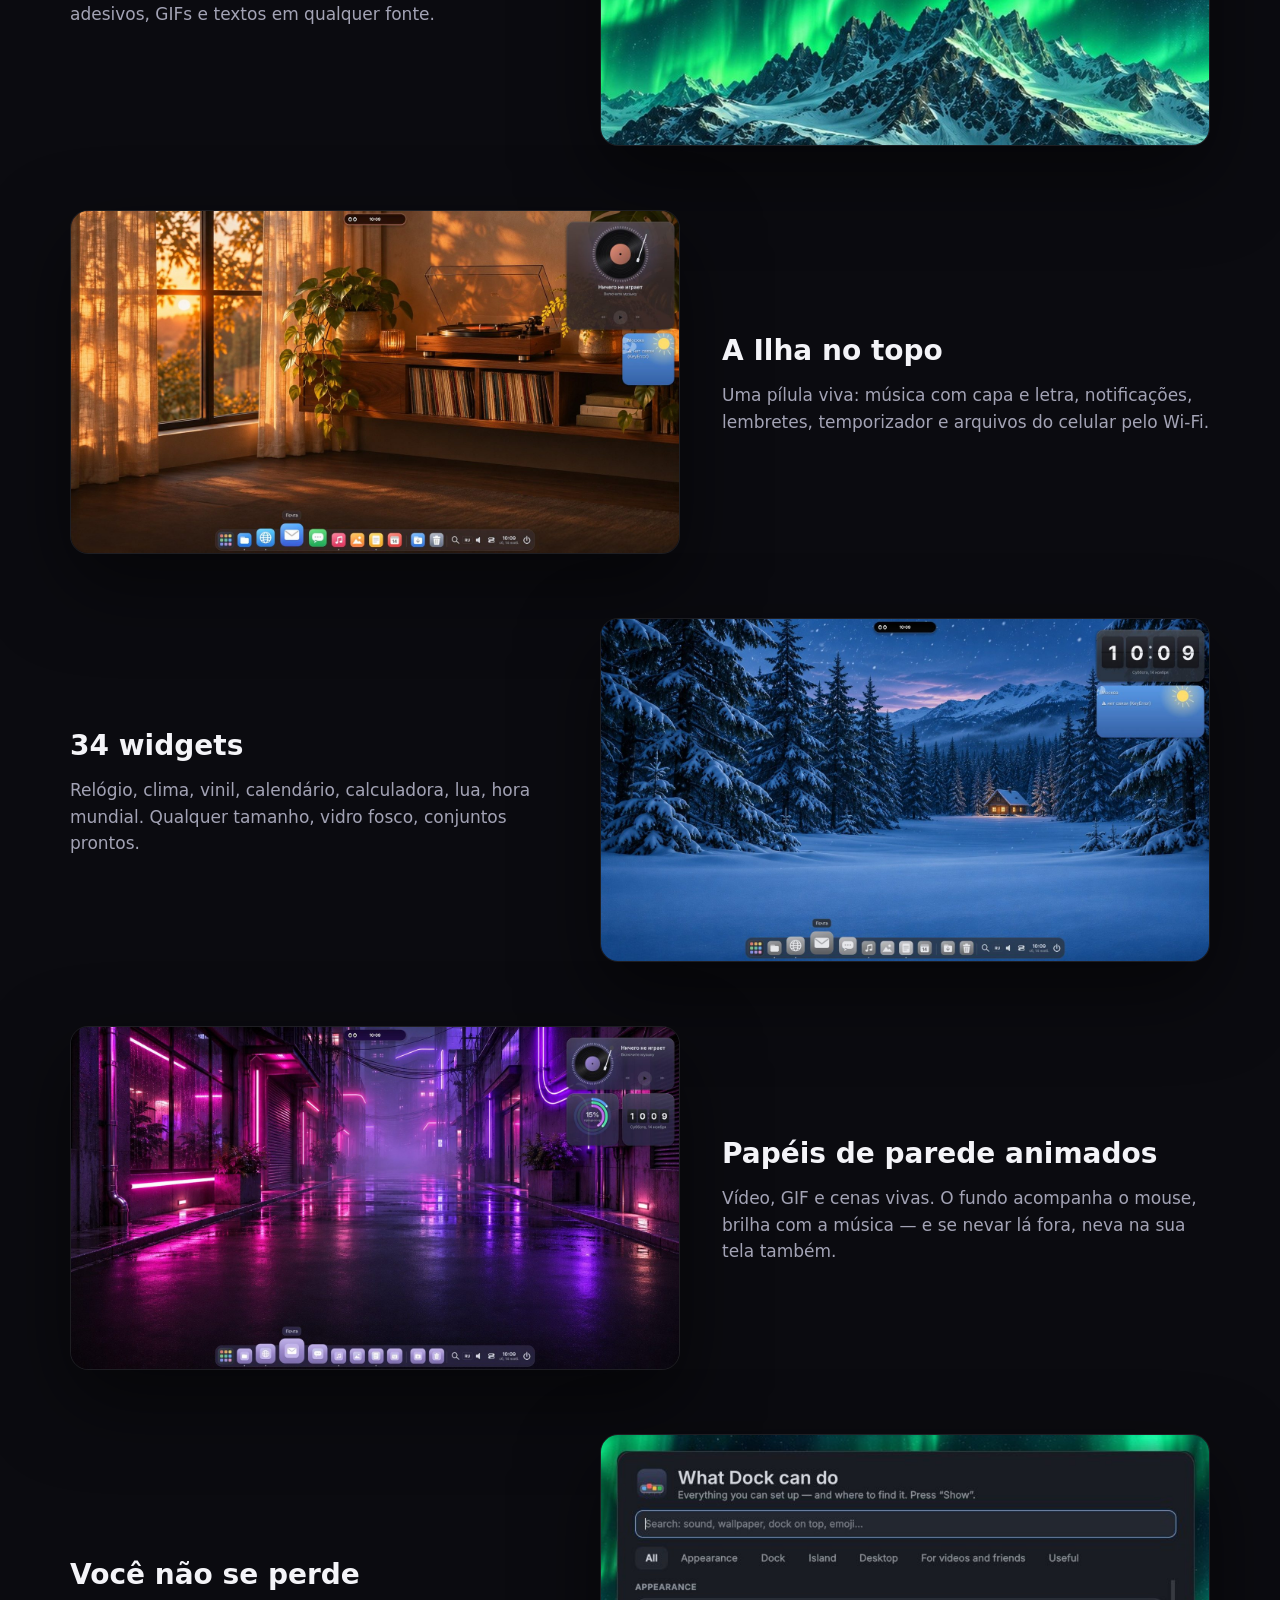
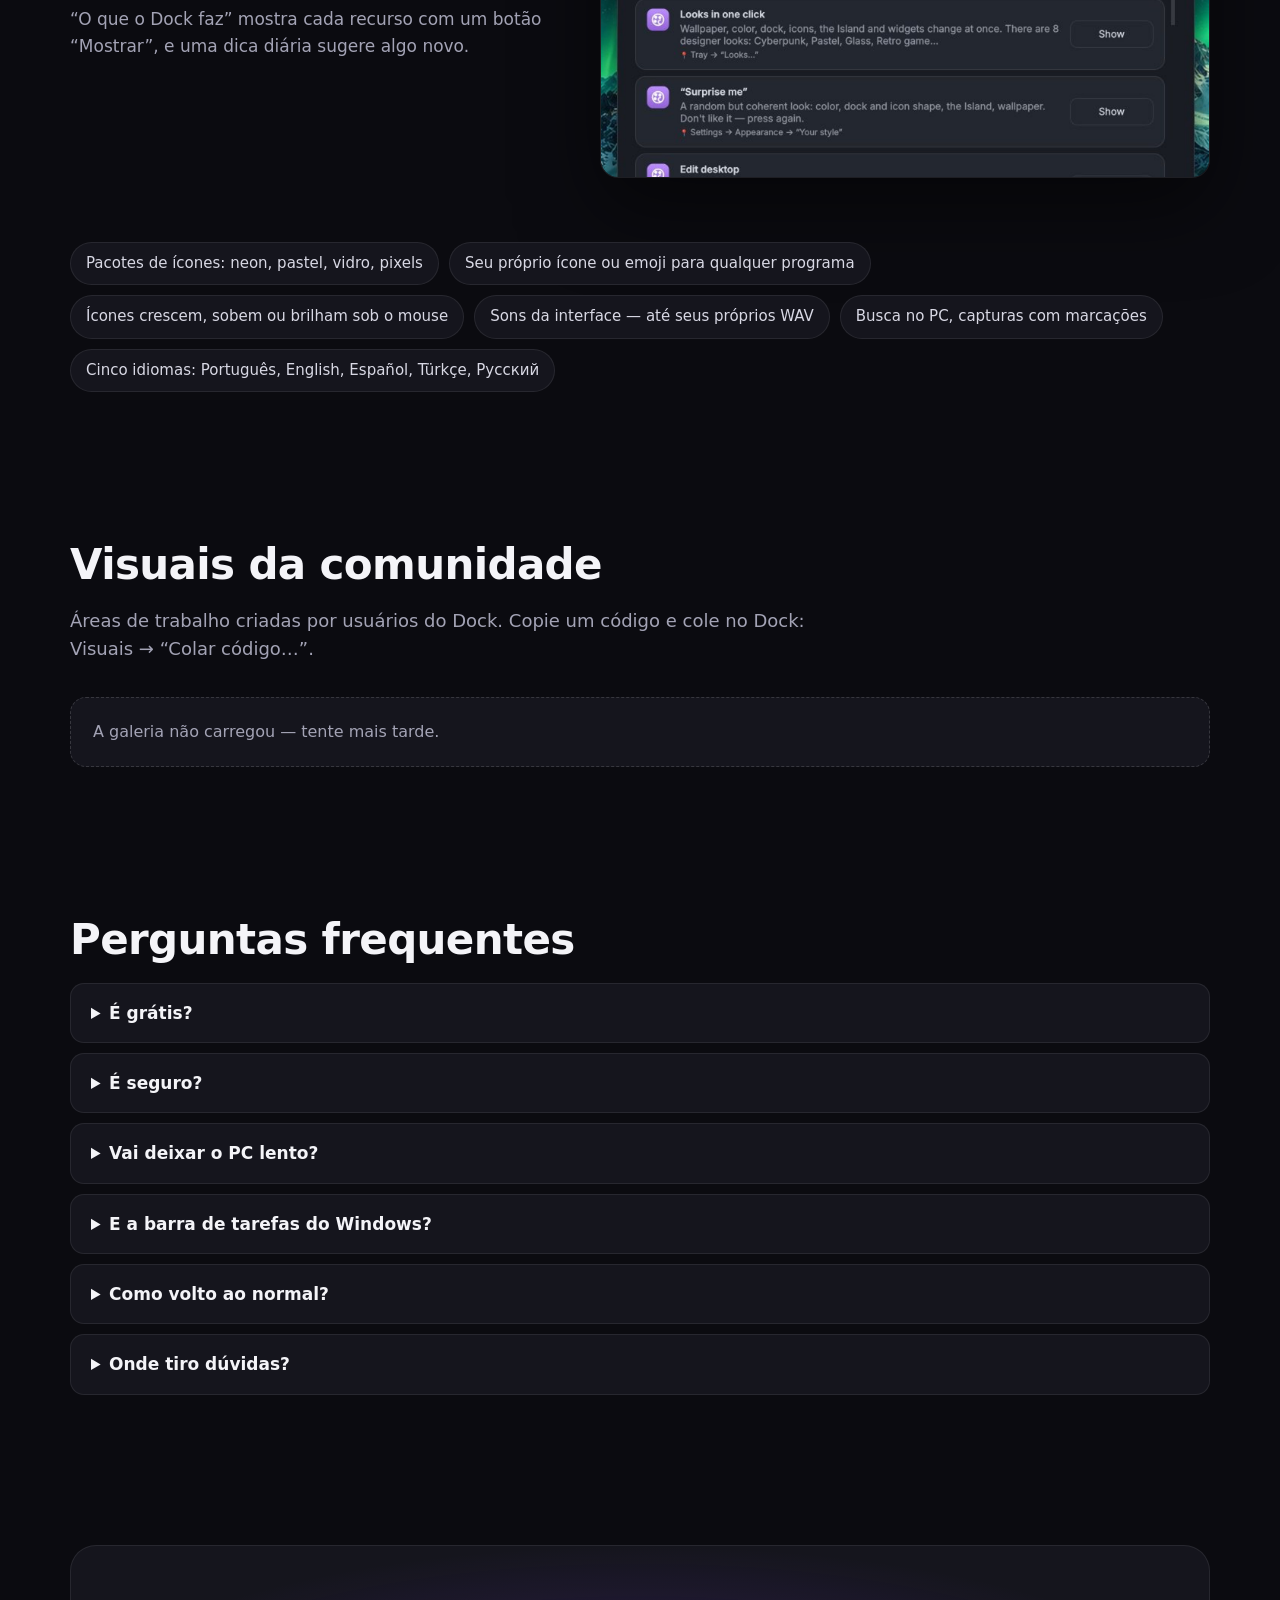
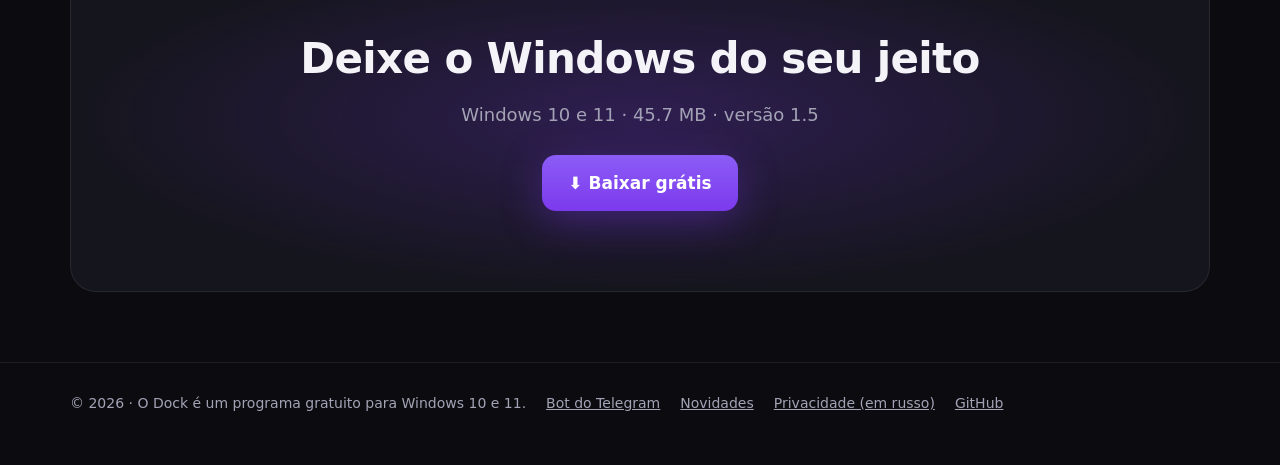
<file: pt.html>
<!doctype html><html lang="pt"><head><meta charset="utf-8">
<meta name="viewport" content="width=device-width,initial-scale=1">
<title>Dock — deixe o Windows do seu jeito</title><meta name="description" content="Programa gratuito para Windows 10 e 11: dock em qualquer borda, uma Ilha viva no topo, papéis de parede animados, 34 widgets e visuais prontos num clique.">
<meta property="og:title" content="Dock — deixe o Windows do seu jeito"><meta property="og:description" content="Programa gratuito para Windows 10 e 11: dock em qualquer borda, uma Ilha viva no topo, papéis de parede animados, 34 widgets e visuais prontos num clique.">
<meta property="og:image" content="https://alex398378.github.io/look_cyber.jpg"><meta name="theme-color" content="#0b0b10">
<link rel="icon" href="favicon.png"><link rel="stylesheet" href="style.css"><link rel="alternate" hreflang="ru" href="https://alex398378.github.io/ru.html"><link rel="alternate" hreflang="en" href="https://alex398378.github.io/en.html"><link rel="alternate" hreflang="es" href="https://alex398378.github.io/es.html"><link rel="alternate" hreflang="pt" href="https://alex398378.github.io/pt.html"><link rel="alternate" hreflang="tr" href="https://alex398378.github.io/tr.html"></head><body><header><div class="wrap nav"><a class="brand" href="pt.html"><img src="logo.png" alt="">Dock</a>
<nav class="links"><a class="hide" href="pt.html#looks">Visuais</a><a class="hide" href="pt.html#features">Recursos</a>
<a class="hide" href="pt.html#people">Comunidade</a><a class="hide" href="guide-pt.html">Guia</a>
<select aria-label="Idioma" onchange="location.href=this.value"><option value="ru.html">Русский</option><option value="en.html">English</option><option value="es.html">Español</option><option value="pt.html" selected>Português</option><option value="tr.html">Türkçe</option></select>
<a class="btn small" href="https://github.com/Alex398378/dock-updates/releases/latest/download/Dock-Setup.exe">Baixar</a></nav></div></header>
<main><div class="hero"><div class="wrap">
<h1>Deixe o Windows do seu jeito</h1><p class="sub">O Dock transforma uma área de trabalho comum em algo bonito e prático: dock em qualquer borda da tela, uma Ilha viva no topo, papéis de parede animados, widgets e visuais prontos — tudo num clique.</p>
<a class="btn" href="https://github.com/Alex398378/dock-updates/releases/latest/download/Dock-Setup.exe">⬇ Baixar grátis</a>
<div class="meta">Windows 10 e 11 · 45.7 MB · versão 1.5</div>
<div class="smart">O Windows pode mostrar a tela azul “O Windows protegeu o computador” — ele faz isso com qualquer programa novo sem assinatura paga. Clique em “Mais informações” → “Executar assim mesmo”.</div>
<div class="stage" id="stage"><img src="look_cyber.jpg" alt="Cyberpunk" class=on loading="eager" data-name="Cyberpunk"><img src="look_lamp.jpg" alt="Aconchegante" loading="eager" data-name="Aconchegante"><img src="look_glassy.jpg" alt="Vidro" loading="lazy" data-name="Vidro"><img src="look_retro.jpg" alt="Jogo retrô" loading="lazy" data-name="Jogo retrô"><img src="look_deep.jpg" alt="Profundidade" loading="lazy" data-name="Profundidade"><img src="look_candy.jpg" alt="Pastel" loading="lazy" data-name="Pastel"><span class="tag" id="stagetag"></span></div>
</div></div>
<section id="looks"><div class="wrap"><h2>Visuais de designer</h2><p class="lead">Papel de parede, cor, forma do dock, ícones, a Ilha e os widgets mudam juntos. Não gostou? “Surpreenda-me” monta um visual aleatório.</p><div class="grid"><div class="look" data-full="look_cyber.jpg"><img src="look_cyber-s.jpg" alt="" loading="lazy"><div><b>Cyberpunk</b><span>Ícones neon que brilham sob o mouse</span></div></div><div class="look" data-full="look_candy.jpg"><img src="look_candy-s.jpg" alt="" loading="lazy"><div><b>Pastel</b><span>Blocos suaves, os ícones sobem</span></div></div><div class="look" data-full="look_glassy.jpg"><img src="look_glassy-s.jpg" alt="" loading="lazy"><div><b>Vidro</b><span>Blocos transparentes sobre a aurora, sem base</span></div></div><div class="look" data-full="look_retro.jpg"><img src="look_retro-s.jpg" alt="" loading="lazy"><div><b>Jogo retrô</b><span>Ícones pixelados, blocos e uma Ilha quadrada</span></div></div><div class="look" data-full="look_minimal.jpg"><img src="look_minimal-s.jpg" alt="" loading="lazy"><div><b>Minimalismo</b><span>Ícones claros numa barra fina</span></div></div><div class="look" data-full="look_terminal.jpg"><img src="look_terminal-s.jpg" alt="" loading="lazy"><div><b>Terminal</b><span>Verde no preto, fonte monoespaçada</span></div></div><div class="look" data-full="look_lamp.jpg"><img src="look_lamp-s.jpg" alt="" loading="lazy"><div><b>Aconchegante</b><span>Blocos quentes e um pôr do sol suave</span></div></div><div class="look" data-full="look_deep.jpg"><img src="look_deep-s.jpg" alt="" loading="lazy"><div><b>Profundidade</b><span>Ícones de vidro e borda neon</span></div></div><div class="look" data-full="look_neon.jpg"><img src="look_neon-s.jpg" alt="" loading="lazy"><div><b>Neon</b><span>Brilhos, contorno neon, disco e pulso</span></div></div><div class="look" data-full="look_cozy.jpg"><img src="look_cozy-s.jpg" alt="" loading="lazy"><div><b>Aconchego</b><span>Pôr do sol quente e disco</span></div></div><div class="look" data-full="look_aurora.jpg"><img src="look_aurora-s.jpg" alt="" loading="lazy"><div><b>Aurora boreal</b><span>Auroras verdes, cor menta</span></div></div><div class="look" data-full="look_winter.jpg"><img src="look_winter-s.jpg" alt="" loading="lazy"><div><b>Inverno</b><span>Nevasca, tempo ao vivo e relógio flip</span></div></div></div></div></section>
<section id="features"><div class="wrap"><h2>Onde quiser, do jeito que quiser</h2><div style="height:30px"></div><div class="feat"><div class="pic"><img src="edge_top.jpg" alt="Dock em qualquer borda" loading="lazy"></div><div><h3>Dock em qualquer borda</h3><p>Embaixo, em cima, à esquerda ou à direita — segure Alt e arraste. Precisa de mais? Ligue um segundo dock para jogos ou trabalho.</p></div></div><div class="feat"><div class="pic"><img src="editdesk-en.jpg" alt="Editar área de trabalho" loading="lazy"></div><div><h3>Editar área de trabalho</h3><p>Mova widgets, o dock e a Ilha com o mouse, adicione adesivos, GIFs e textos em qualquer fonte.</p></div></div><div class="feat"><div class="pic"><img src="look_cozy.jpg" alt="A Ilha no topo" loading="lazy"></div><div><h3>A Ilha no topo</h3><p>Uma pílula viva: música com capa e letra, notificações, lembretes, temporizador e arquivos do celular pelo Wi-Fi.</p></div></div><div class="feat"><div class="pic"><img src="look_winter.jpg" alt="34 widgets" loading="lazy"></div><div><h3>34 widgets</h3><p>Relógio, clima, vinil, calendário, calculadora, lua, hora mundial. Qualquer tamanho, vidro fosco, conjuntos prontos.</p></div></div><div class="feat"><div class="pic"><img src="look_neon.jpg" alt="Papéis de parede animados" loading="lazy"></div><div><h3>Papéis de parede animados</h3><p>Vídeo, GIF e cenas vivas. O fundo acompanha o mouse, brilha com a música — e se nevar lá fora, neva na sua tela também.</p></div></div><div class="feat"><div class="pic"><img src="guide-en.jpg" alt="Você não se perde" loading="lazy"></div><div><h3>Você não se perde</h3><p>“O que o Dock faz” mostra cada recurso com um botão “Mostrar”, e uma dica diária sugere algo novo.</p></div></div><div class="chips"><span class="chip">Pacotes de ícones: neon, pastel, vidro, pixels</span><span class="chip">Seu próprio ícone ou emoji para qualquer programa</span><span class="chip">Ícones crescem, sobem ou brilham sob o mouse</span><span class="chip">Sons da interface — até seus próprios WAV</span><span class="chip">Busca no PC, capturas com marcações</span><span class="chip">Cinco idiomas: Português, English, Español, Türkçe, Русский</span></div></div></section>
<section id="people"><div class="wrap"><h2>Visuais da comunidade</h2><p class="lead">Áreas de trabalho criadas por usuários do Dock. Copie um código e cole no Dock: Visuais → “Colar código…”.</p><div class="people" id="plist"></div></div></section>
<section><div class="wrap"><h2>Perguntas frequentes</h2><details><summary>É grátis?</summary><p>Sim. Tudo o que está nesta página é grátis.</p></details><details><summary>É seguro?</summary><p>O Dock não rastreia você e não tem anúncios. Cada atualização é assinada: o Dock não instala um arquivo se a assinatura não bater.</p></details><details><summary>Vai deixar o PC lento?</summary><p>Não: o Dock usa cerca de 150 MB de memória e menos de 1% da CPU, e os fundos animados pausam quando não aparecem ou durante jogos.</p></details><details><summary>E a barra de tarefas do Windows?</summary><p>Você escolhe na primeira execução: manter, ocultar automaticamente ou remover de vez.</p></details><details><summary>Como volto ao normal?</summary><p>Desinstale o Dock em Configurações → Aplicativos. A barra de tarefas, o fundo e os ícones voltam.</p></details><details><summary>Onde tiro dúvidas?</summary><p>Escreva ao nosso bot do Telegram — o autor responde. Ou no Dock: “Relatar um problema”.</p></details></div></section>
<section><div class="wrap"><div class="cta"><h2>Deixe o Windows do seu jeito</h2><p class="lead" style="margin:10px auto 26px">Windows 10 e 11 · 45.7 MB · versão 1.5</p>
<a class="btn" href="https://github.com/Alex398378/dock-updates/releases/latest/download/Dock-Setup.exe">⬇ Baixar grátis</a></div></div></section>
</main><footer><div class="wrap"><span>© 2026 · O Dock é um programa gratuito para Windows 10 e 11.</span>
<a href="https://t.me/dock_win_bot">Bot do Telegram</a><a href="https://t.me/dock_win">Novidades</a><a href="https://github.com/Alex398378/dock-updates/blob/main/PRIVACY.md">Privacidade (em russo)</a>
<a href="https://github.com/Alex398378/dock-updates/releases">GitHub</a></div></footer>
<div class="lb" id="lb"><img alt=""></div>
<script>const C={"api": "https://dockbot-ghjyukol.waw0.amvera.tech/looks", "empty": "Ainda está vazio — seja o primeiro! No Dock: Visuais → “Compartilhar visual” e envie o código ao nosso bot do Telegram.", "err": "A galeria não carregou — tente mais tarde.", "copy": "Copiar código", "copied": "Copiado!", "acc": {"sky": "#6aa8f0", "mint": "#63c2a4", "sand": "#d8a86a", "lilac": "#a48ee0", "rose": "#e08aa6", "coral": "#e8907a", "ocean": "#4f9fd0", "forest": "#7fb069", "indigo": "#7c86e8", "steel": "#9aa8bb"}};
(function(){const s=[...document.querySelectorAll('#stage img')],tag=document.getElementById('stagetag');let i=0;tag.textContent=s[0].dataset.name;
setInterval(()=>{s[i].classList.remove('on');i=(i+1)%s.length;s[i].classList.add('on');tag.textContent=s[i].dataset.name},3200);})();
const lb=document.getElementById('lb');document.querySelectorAll('.look').forEach(c=>c.onclick=()=>{lb.querySelector('img').src=c.dataset.full;lb.classList.add('on')});lb.onclick=()=>lb.classList.remove('on');
async function peek(code){try{const b=code.slice(5).replace(/-/g,'+').replace(/_/g,'/');const bin=Uint8Array.from(atob(b+'='.repeat((4-b.length%4)%4)),c=>c.charCodeAt(0));
const t=await new Response(new Blob([bin]).stream().pipeThrough(new DecompressionStream('deflate'))).text();return JSON.parse(t)}catch(e){return null}}
(async function(){const box=document.getElementById('plist');try{const r=await fetch(C.api);const d=await r.json();const L=(d.looks||[]);
if(!L.length){box.outerHTML='<div class="empty">'+C.empty+'</div>';return}
for(const it of L){const j=await peek(it.code)||{};const c=(j.c&&/^#[0-9a-f]{6}$/i.test(j.c))?j.c:(C.acc[j.a]||'#8b5cf6');
const el=document.createElement('div');el.className='pl';el.innerHTML='<div class="sw" style="background:linear-gradient(135deg,'+c+',#15151d)"></div><b></b><span class="lk">❤ '+(it.likes|0)+'</span><button class="btn small ghost">'+C.copy+'</button>';
el.querySelector('b').textContent=it.name;const bt=el.querySelector('button');bt.onclick=async()=>{try{await navigator.clipboard.writeText(it.code);bt.textContent=C.copied}catch(e){prompt('',it.code)}};box.appendChild(el)}
}catch(e){box.outerHTML='<div class="empty">'+C.err+'</div>'}})();
</script></body></html>
</file>
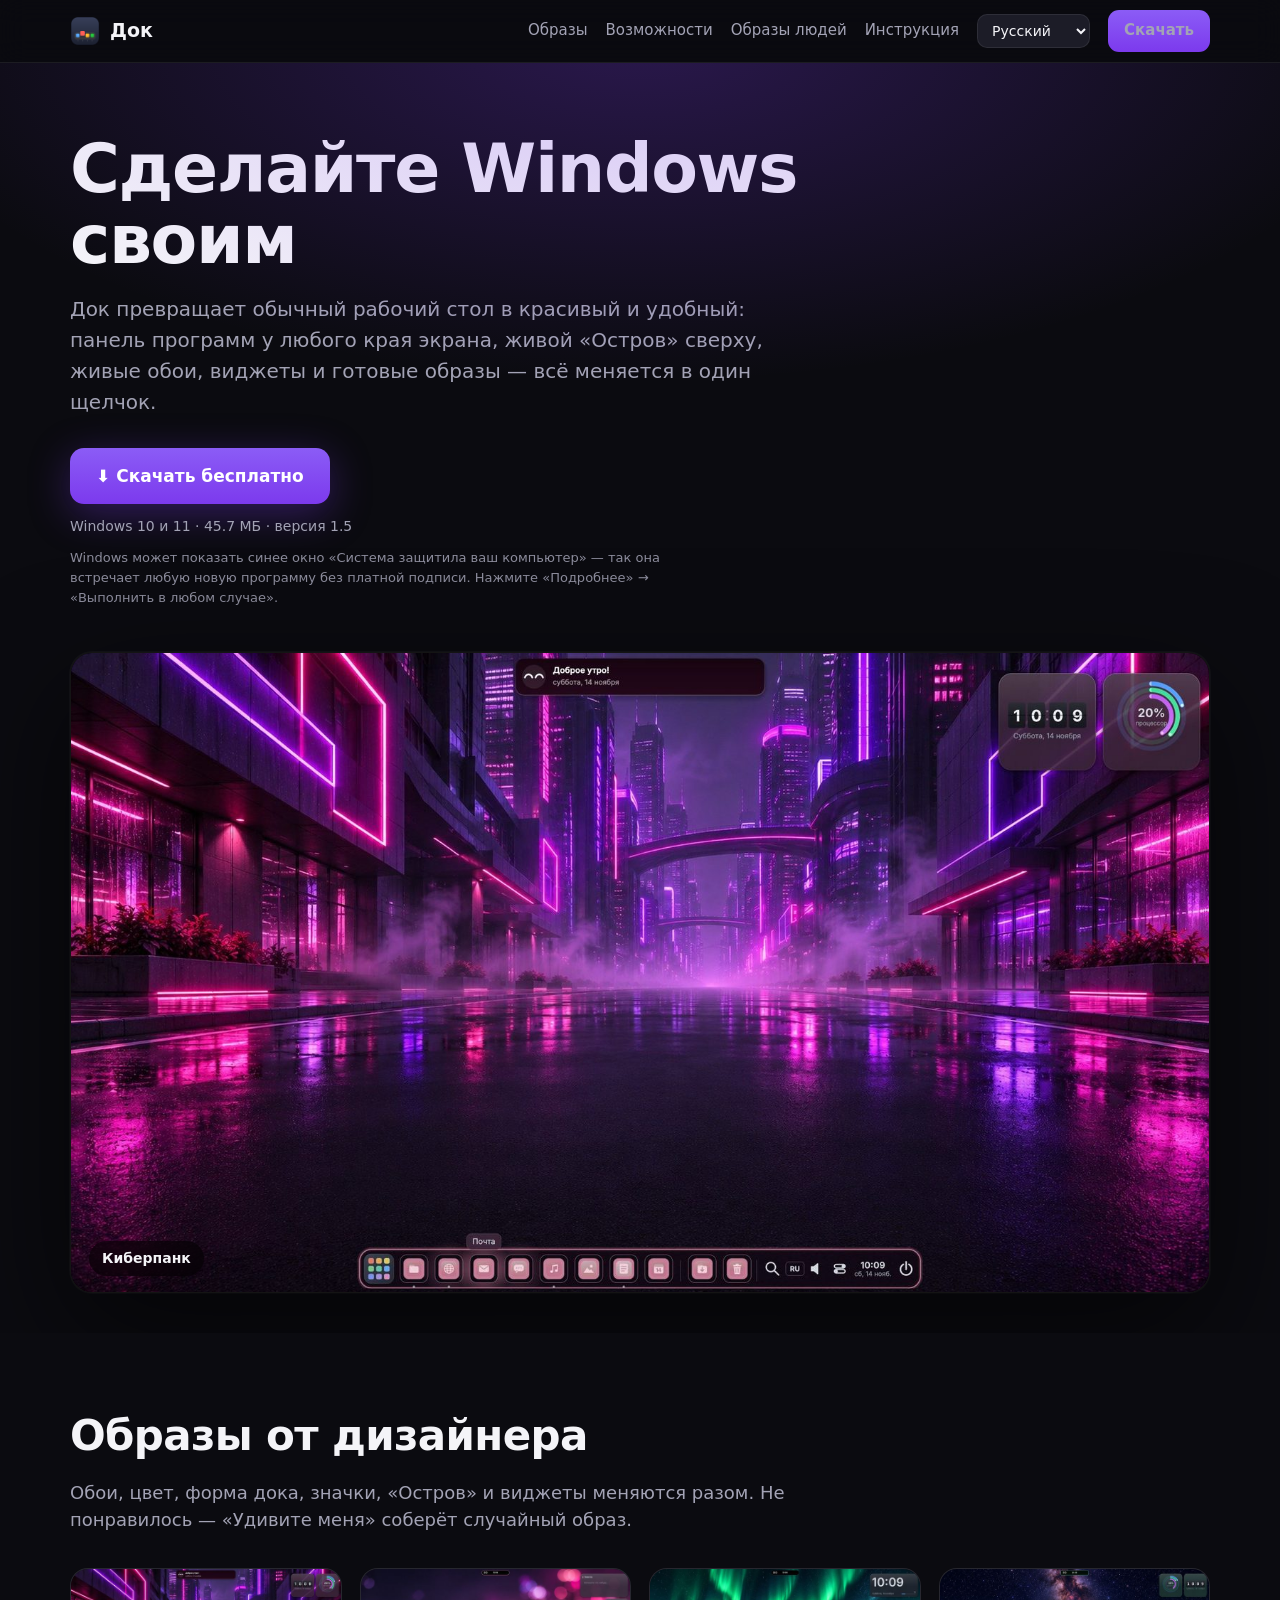
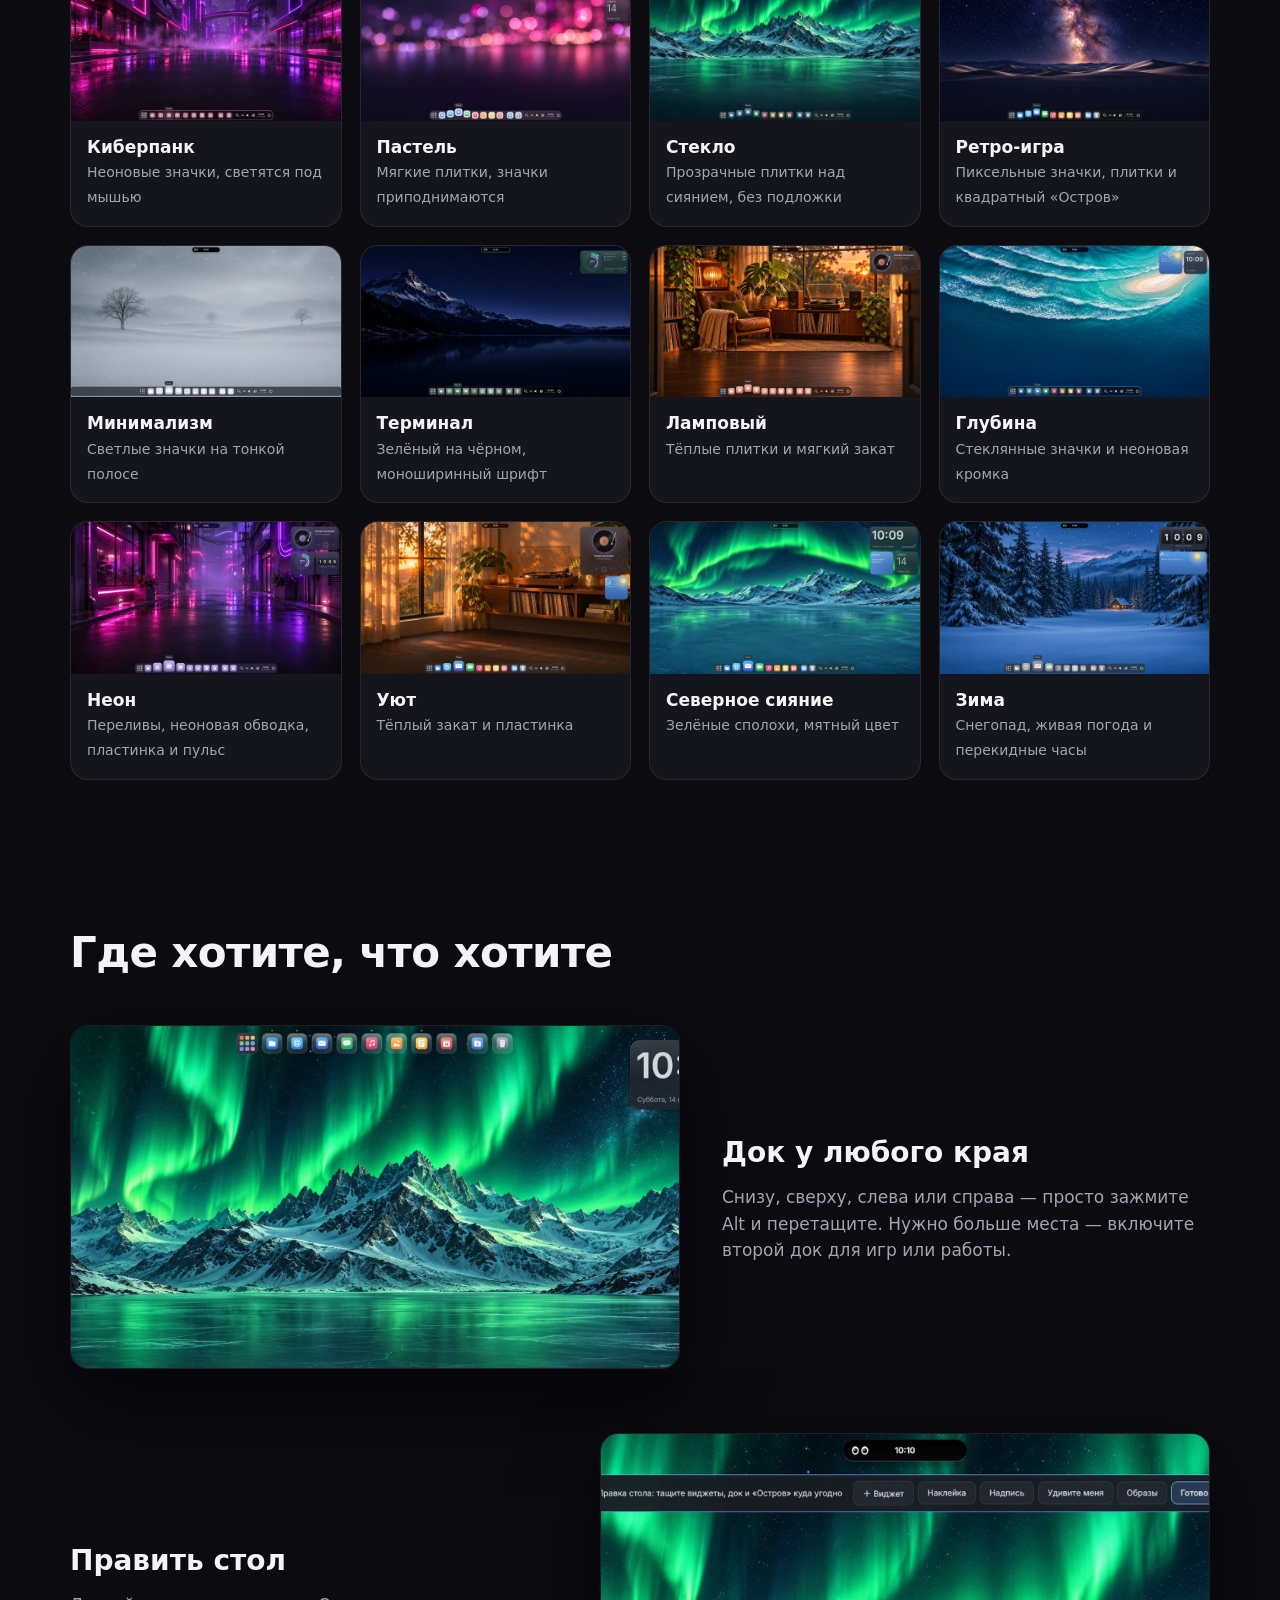
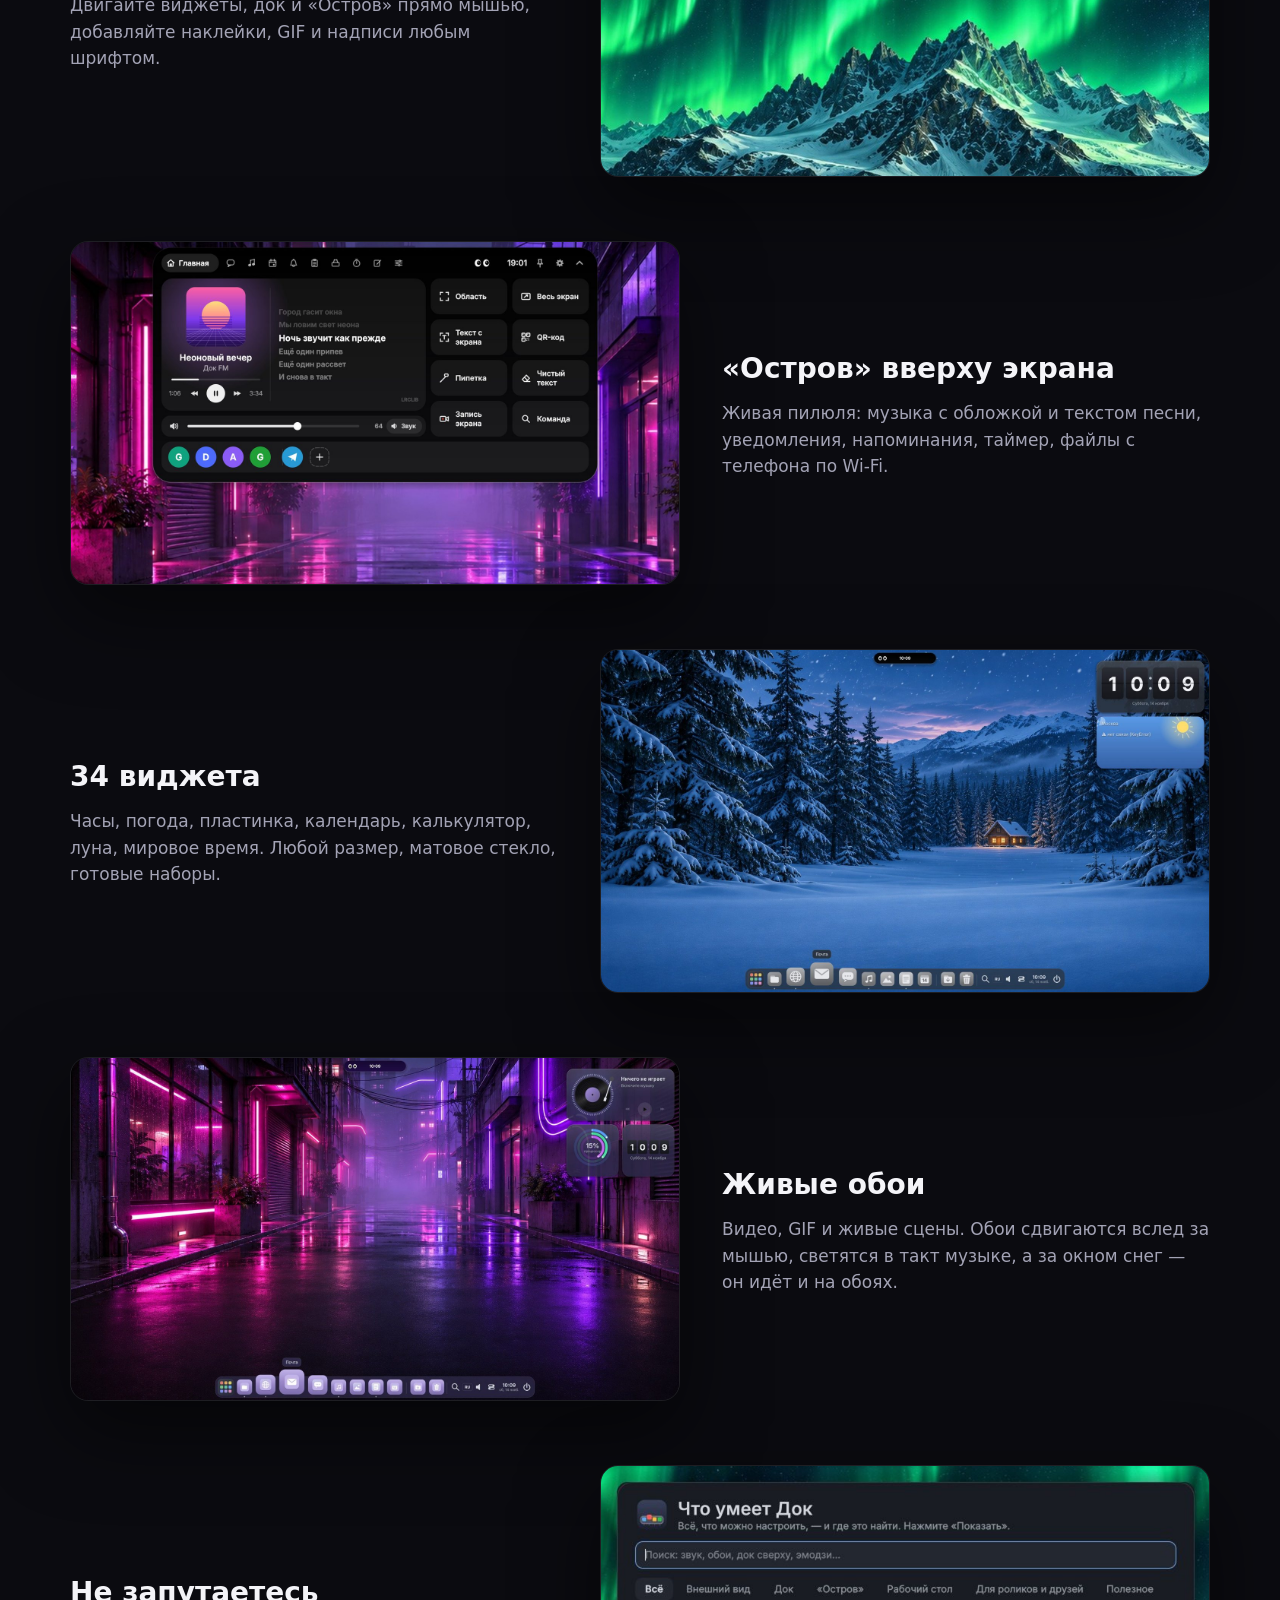
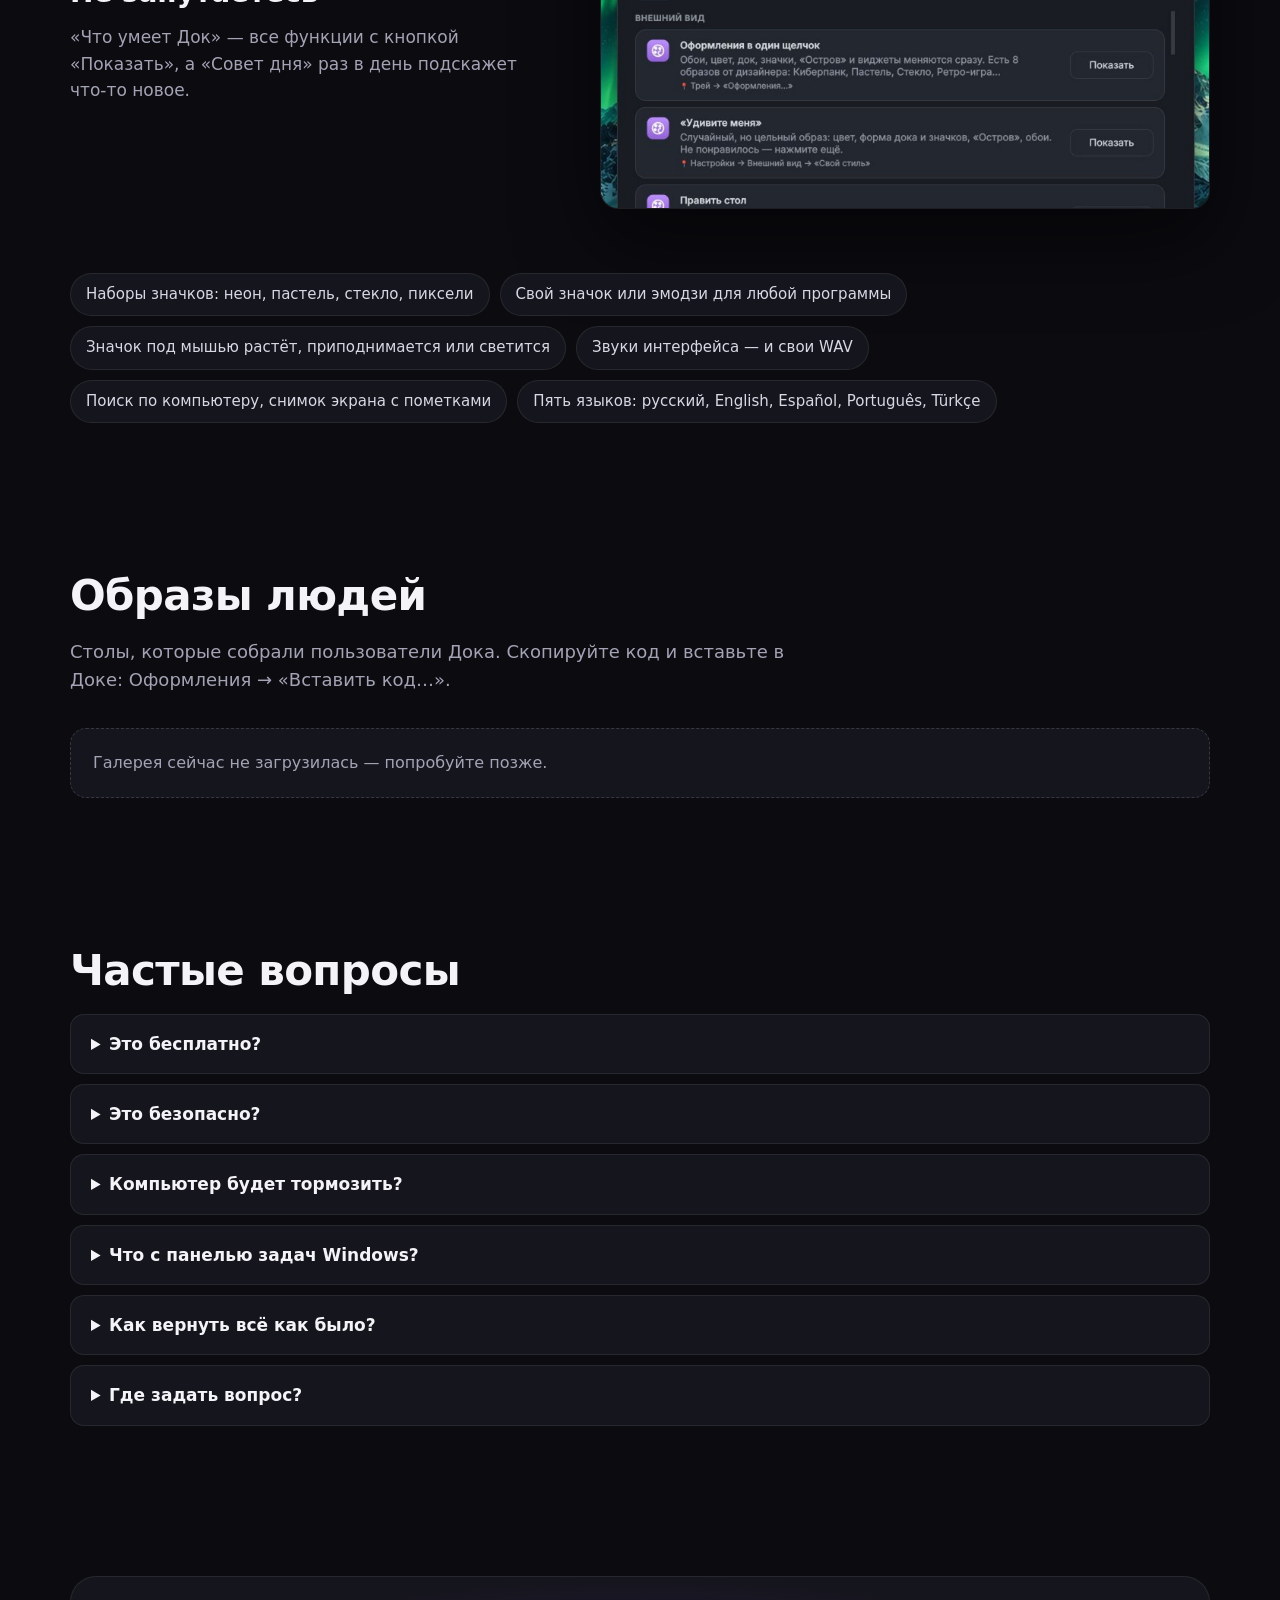
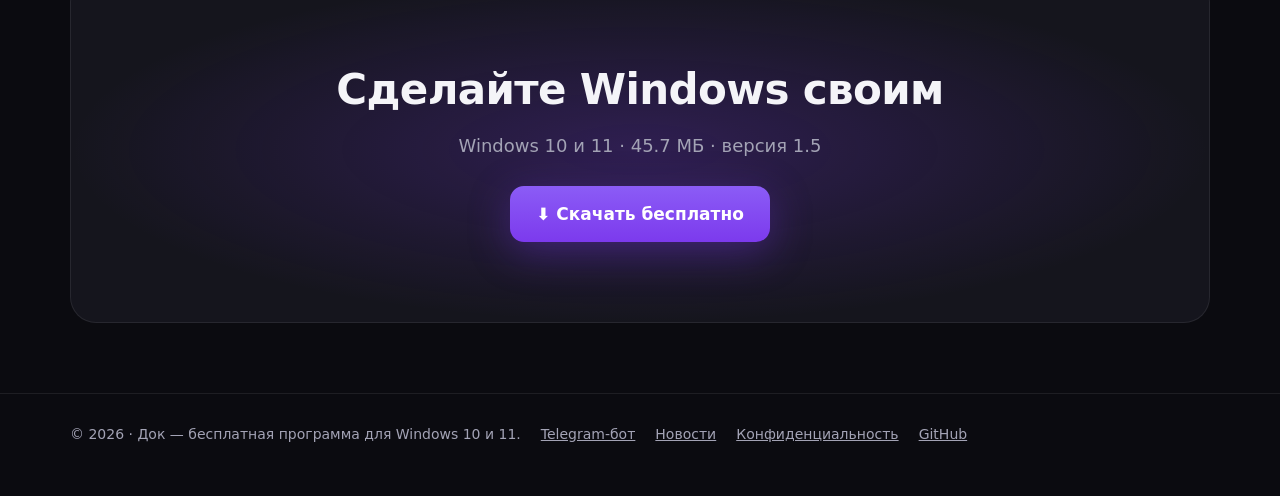
<file: ru.html>
<!doctype html><html lang="ru"><head><meta charset="utf-8">
<meta name="viewport" content="width=device-width,initial-scale=1">
<title>Док — сделайте Windows своим</title><meta name="description" content="Бесплатная программа для Windows 10 и 11: док у любого края экрана, «Остров» сверху, живые обои, 34 виджета и готовые образы в один щелчок.">
<meta property="og:title" content="Док — сделайте Windows своим"><meta property="og:description" content="Бесплатная программа для Windows 10 и 11: док у любого края экрана, «Остров» сверху, живые обои, 34 виджета и готовые образы в один щелчок.">
<meta property="og:image" content="https://alex398378.github.io/look_cyber.jpg"><meta name="theme-color" content="#0b0b10">
<link rel="icon" href="favicon.png"><link rel="stylesheet" href="style.css"><link rel="alternate" hreflang="ru" href="https://alex398378.github.io/ru.html"><link rel="alternate" hreflang="en" href="https://alex398378.github.io/en.html"><link rel="alternate" hreflang="es" href="https://alex398378.github.io/es.html"><link rel="alternate" hreflang="pt" href="https://alex398378.github.io/pt.html"><link rel="alternate" hreflang="tr" href="https://alex398378.github.io/tr.html"></head><body><header><div class="wrap nav"><a class="brand" href="ru.html"><img src="logo.png" alt="">Док</a>
<nav class="links"><a class="hide" href="ru.html#looks">Образы</a><a class="hide" href="ru.html#features">Возможности</a>
<a class="hide" href="ru.html#people">Образы людей</a><a class="hide" href="guide-ru.html">Инструкция</a>
<select aria-label="Язык" onchange="location.href=this.value"><option value="ru.html" selected>Русский</option><option value="en.html">English</option><option value="es.html">Español</option><option value="pt.html">Português</option><option value="tr.html">Türkçe</option></select>
<a class="btn small" href="https://github.com/Alex398378/dock-updates/releases/latest/download/Dock-Setup.exe">Скачать</a></nav></div></header>
<main><div class="hero"><div class="wrap">
<h1>Сделайте Windows своим</h1><p class="sub">Док превращает обычный рабочий стол в красивый и удобный: панель программ у любого края экрана, живой «Остров» сверху, живые обои, виджеты и готовые образы — всё меняется в один щелчок.</p>
<a class="btn" href="https://github.com/Alex398378/dock-updates/releases/latest/download/Dock-Setup.exe">⬇ Скачать бесплатно</a>
<div class="meta">Windows 10 и 11 · 45.7 МБ · версия 1.5</div>
<div class="smart">Windows может показать синее окно «Система защитила ваш компьютер» — так она встречает любую новую программу без платной подписи. Нажмите «Подробнее» → «Выполнить в любом случае».</div>
<div class="stage" id="stage"><img src="look_cyber.jpg" alt="Киберпанк" class=on loading="eager" data-name="Киберпанк"><img src="look_lamp.jpg" alt="Ламповый" loading="eager" data-name="Ламповый"><img src="look_glassy.jpg" alt="Стекло" loading="lazy" data-name="Стекло"><img src="look_retro.jpg" alt="Ретро-игра" loading="lazy" data-name="Ретро-игра"><img src="look_deep.jpg" alt="Глубина" loading="lazy" data-name="Глубина"><img src="look_candy.jpg" alt="Пастель" loading="lazy" data-name="Пастель"><span class="tag" id="stagetag"></span></div>
</div></div>
<section id="looks"><div class="wrap"><h2>Образы от дизайнера</h2><p class="lead">Обои, цвет, форма дока, значки, «Остров» и виджеты меняются разом. Не понравилось — «Удивите меня» соберёт случайный образ.</p><div class="grid"><div class="look" data-full="look_cyber.jpg"><img src="look_cyber-s.jpg" alt="" loading="lazy"><div><b>Киберпанк</b><span>Неоновые значки, светятся под мышью</span></div></div><div class="look" data-full="look_candy.jpg"><img src="look_candy-s.jpg" alt="" loading="lazy"><div><b>Пастель</b><span>Мягкие плитки, значки приподнимаются</span></div></div><div class="look" data-full="look_glassy.jpg"><img src="look_glassy-s.jpg" alt="" loading="lazy"><div><b>Стекло</b><span>Прозрачные плитки над сиянием, без подложки</span></div></div><div class="look" data-full="look_retro.jpg"><img src="look_retro-s.jpg" alt="" loading="lazy"><div><b>Ретро-игра</b><span>Пиксельные значки, плитки и квадратный «Остров»</span></div></div><div class="look" data-full="look_minimal.jpg"><img src="look_minimal-s.jpg" alt="" loading="lazy"><div><b>Минимализм</b><span>Светлые значки на тонкой полосе</span></div></div><div class="look" data-full="look_terminal.jpg"><img src="look_terminal-s.jpg" alt="" loading="lazy"><div><b>Терминал</b><span>Зелёный на чёрном, моноширинный шрифт</span></div></div><div class="look" data-full="look_lamp.jpg"><img src="look_lamp-s.jpg" alt="" loading="lazy"><div><b>Ламповый</b><span>Тёплые плитки и мягкий закат</span></div></div><div class="look" data-full="look_deep.jpg"><img src="look_deep-s.jpg" alt="" loading="lazy"><div><b>Глубина</b><span>Стеклянные значки и неоновая кромка</span></div></div><div class="look" data-full="look_neon.jpg"><img src="look_neon-s.jpg" alt="" loading="lazy"><div><b>Неон</b><span>Переливы, неоновая обводка, пластинка и пульс</span></div></div><div class="look" data-full="look_cozy.jpg"><img src="look_cozy-s.jpg" alt="" loading="lazy"><div><b>Уют</b><span>Тёплый закат и пластинка</span></div></div><div class="look" data-full="look_aurora.jpg"><img src="look_aurora-s.jpg" alt="" loading="lazy"><div><b>Северное сияние</b><span>Зелёные сполохи, мятный цвет</span></div></div><div class="look" data-full="look_winter.jpg"><img src="look_winter-s.jpg" alt="" loading="lazy"><div><b>Зима</b><span>Снегопад, живая погода и перекидные часы</span></div></div></div></div></section>
<section id="features"><div class="wrap"><h2>Где хотите, что хотите</h2><div style="height:30px"></div><div class="feat"><div class="pic"><img src="edge_top.jpg" alt="Док у любого края" loading="lazy"></div><div><h3>Док у любого края</h3><p>Снизу, сверху, слева или справа — просто зажмите Alt и перетащите. Нужно больше места — включите второй док для игр или работы.</p></div></div><div class="feat"><div class="pic"><img src="editdesk.jpg" alt="Править стол" loading="lazy"></div><div><h3>Править стол</h3><p>Двигайте виджеты, док и «Остров» прямо мышью, добавляйте наклейки, GIF и надписи любым шрифтом.</p></div></div><div class="feat"><div class="pic"><img src="island_main.jpg" alt="«Остров» вверху экрана" loading="lazy"></div><div><h3>«Остров» вверху экрана</h3><p>Живая пилюля: музыка с обложкой и текстом песни, уведомления, напоминания, таймер, файлы с телефона по Wi-Fi.</p></div></div><div class="feat"><div class="pic"><img src="look_winter.jpg" alt="34 виджета" loading="lazy"></div><div><h3>34 виджета</h3><p>Часы, погода, пластинка, календарь, калькулятор, луна, мировое время. Любой размер, матовое стекло, готовые наборы.</p></div></div><div class="feat"><div class="pic"><img src="look_neon.jpg" alt="Живые обои" loading="lazy"></div><div><h3>Живые обои</h3><p>Видео, GIF и живые сцены. Обои сдвигаются вслед за мышью, светятся в такт музыке, а за окном снег — он идёт и на обоях.</p></div></div><div class="feat"><div class="pic"><img src="guide.jpg" alt="Не запутаетесь" loading="lazy"></div><div><h3>Не запутаетесь</h3><p>«Что умеет Док» — все функции с кнопкой «Показать», а «Совет дня» раз в день подскажет что-то новое.</p></div></div><div class="chips"><span class="chip">Наборы значков: неон, пастель, стекло, пиксели</span><span class="chip">Свой значок или эмодзи для любой программы</span><span class="chip">Значок под мышью растёт, приподнимается или светится</span><span class="chip">Звуки интерфейса — и свои WAV</span><span class="chip">Поиск по компьютеру, снимок экрана с пометками</span><span class="chip">Пять языков: русский, English, Español, Português, Türkçe</span></div></div></section>
<section id="people"><div class="wrap"><h2>Образы людей</h2><p class="lead">Столы, которые собрали пользователи Дока. Скопируйте код и вставьте в Доке: Оформления → «Вставить код…».</p><div class="people" id="plist"></div></div></section>
<section><div class="wrap"><h2>Частые вопросы</h2><details><summary>Это бесплатно?</summary><p>Да. Всё, что описано на этой странице, — бесплатно.</p></details><details><summary>Это безопасно?</summary><p>Док не следит за вами, в нём нет рекламы. Каждое обновление подписано: Док не поставит файл, если подпись не совпала. Подробно — в политике конфиденциальности.</p></details><details><summary>Компьютер будет тормозить?</summary><p>Нет: Док занимает около 150 МБ памяти и меньше 1 % процессора, а живые обои встают на паузу, когда их не видно и в играх.</p></details><details><summary>Что с панелью задач Windows?</summary><p>При первом запуске вы выберете сами: оставить её, прятать автоматически или убрать совсем.</p></details><details><summary>Как вернуть всё как было?</summary><p>Удалите Док в «Параметры → Приложения». Панель задач, обои и значки вернутся.</p></details><details><summary>Где задать вопрос?</summary><p>Напишите нашему боту в Telegram — ответит автор. Или в самом Доке: «Сообщить о проблеме».</p></details></div></section>
<section><div class="wrap"><div class="cta"><h2>Сделайте Windows своим</h2><p class="lead" style="margin:10px auto 26px">Windows 10 и 11 · 45.7 МБ · версия 1.5</p>
<a class="btn" href="https://github.com/Alex398378/dock-updates/releases/latest/download/Dock-Setup.exe">⬇ Скачать бесплатно</a></div></div></section>
</main><footer><div class="wrap"><span>© 2026 · Док — бесплатная программа для Windows 10 и 11.</span>
<a href="https://t.me/dock_win_bot">Telegram-бот</a><a href="https://t.me/dock_win">Новости</a><a href="https://github.com/Alex398378/dock-updates/blob/main/PRIVACY.md">Конфиденциальность</a>
<a href="https://github.com/Alex398378/dock-updates/releases">GitHub</a></div></footer>
<div class="lb" id="lb"><img alt=""></div>
<script>const C={"api": "https://dockbot-ghjyukol.waw0.amvera.tech/looks", "empty": "Пока здесь пусто — станьте первым! В Доке: Оформления → «Поделиться образом», затем отправьте код нашему боту в Telegram.", "err": "Галерея сейчас не загрузилась — попробуйте позже.", "copy": "Скопировать код", "copied": "Скопировано!", "acc": {"sky": "#6aa8f0", "mint": "#63c2a4", "sand": "#d8a86a", "lilac": "#a48ee0", "rose": "#e08aa6", "coral": "#e8907a", "ocean": "#4f9fd0", "forest": "#7fb069", "indigo": "#7c86e8", "steel": "#9aa8bb"}};
(function(){const s=[...document.querySelectorAll('#stage img')],tag=document.getElementById('stagetag');let i=0;tag.textContent=s[0].dataset.name;
setInterval(()=>{s[i].classList.remove('on');i=(i+1)%s.length;s[i].classList.add('on');tag.textContent=s[i].dataset.name},3200);})();
const lb=document.getElementById('lb');document.querySelectorAll('.look').forEach(c=>c.onclick=()=>{lb.querySelector('img').src=c.dataset.full;lb.classList.add('on')});lb.onclick=()=>lb.classList.remove('on');
async function peek(code){try{const b=code.slice(5).replace(/-/g,'+').replace(/_/g,'/');const bin=Uint8Array.from(atob(b+'='.repeat((4-b.length%4)%4)),c=>c.charCodeAt(0));
const t=await new Response(new Blob([bin]).stream().pipeThrough(new DecompressionStream('deflate'))).text();return JSON.parse(t)}catch(e){return null}}
(async function(){const box=document.getElementById('plist');try{const r=await fetch(C.api);const d=await r.json();const L=(d.looks||[]);
if(!L.length){box.outerHTML='<div class="empty">'+C.empty+'</div>';return}
for(const it of L){const j=await peek(it.code)||{};const c=(j.c&&/^#[0-9a-f]{6}$/i.test(j.c))?j.c:(C.acc[j.a]||'#8b5cf6');
const el=document.createElement('div');el.className='pl';el.innerHTML='<div class="sw" style="background:linear-gradient(135deg,'+c+',#15151d)"></div><b></b><span class="lk">❤ '+(it.likes|0)+'</span><button class="btn small ghost">'+C.copy+'</button>';
el.querySelector('b').textContent=it.name;const bt=el.querySelector('button');bt.onclick=async()=>{try{await navigator.clipboard.writeText(it.code);bt.textContent=C.copied}catch(e){prompt('',it.code)}};box.appendChild(el)}
}catch(e){box.outerHTML='<div class="empty">'+C.err+'</div>'}})();
</script></body></html>
</file>
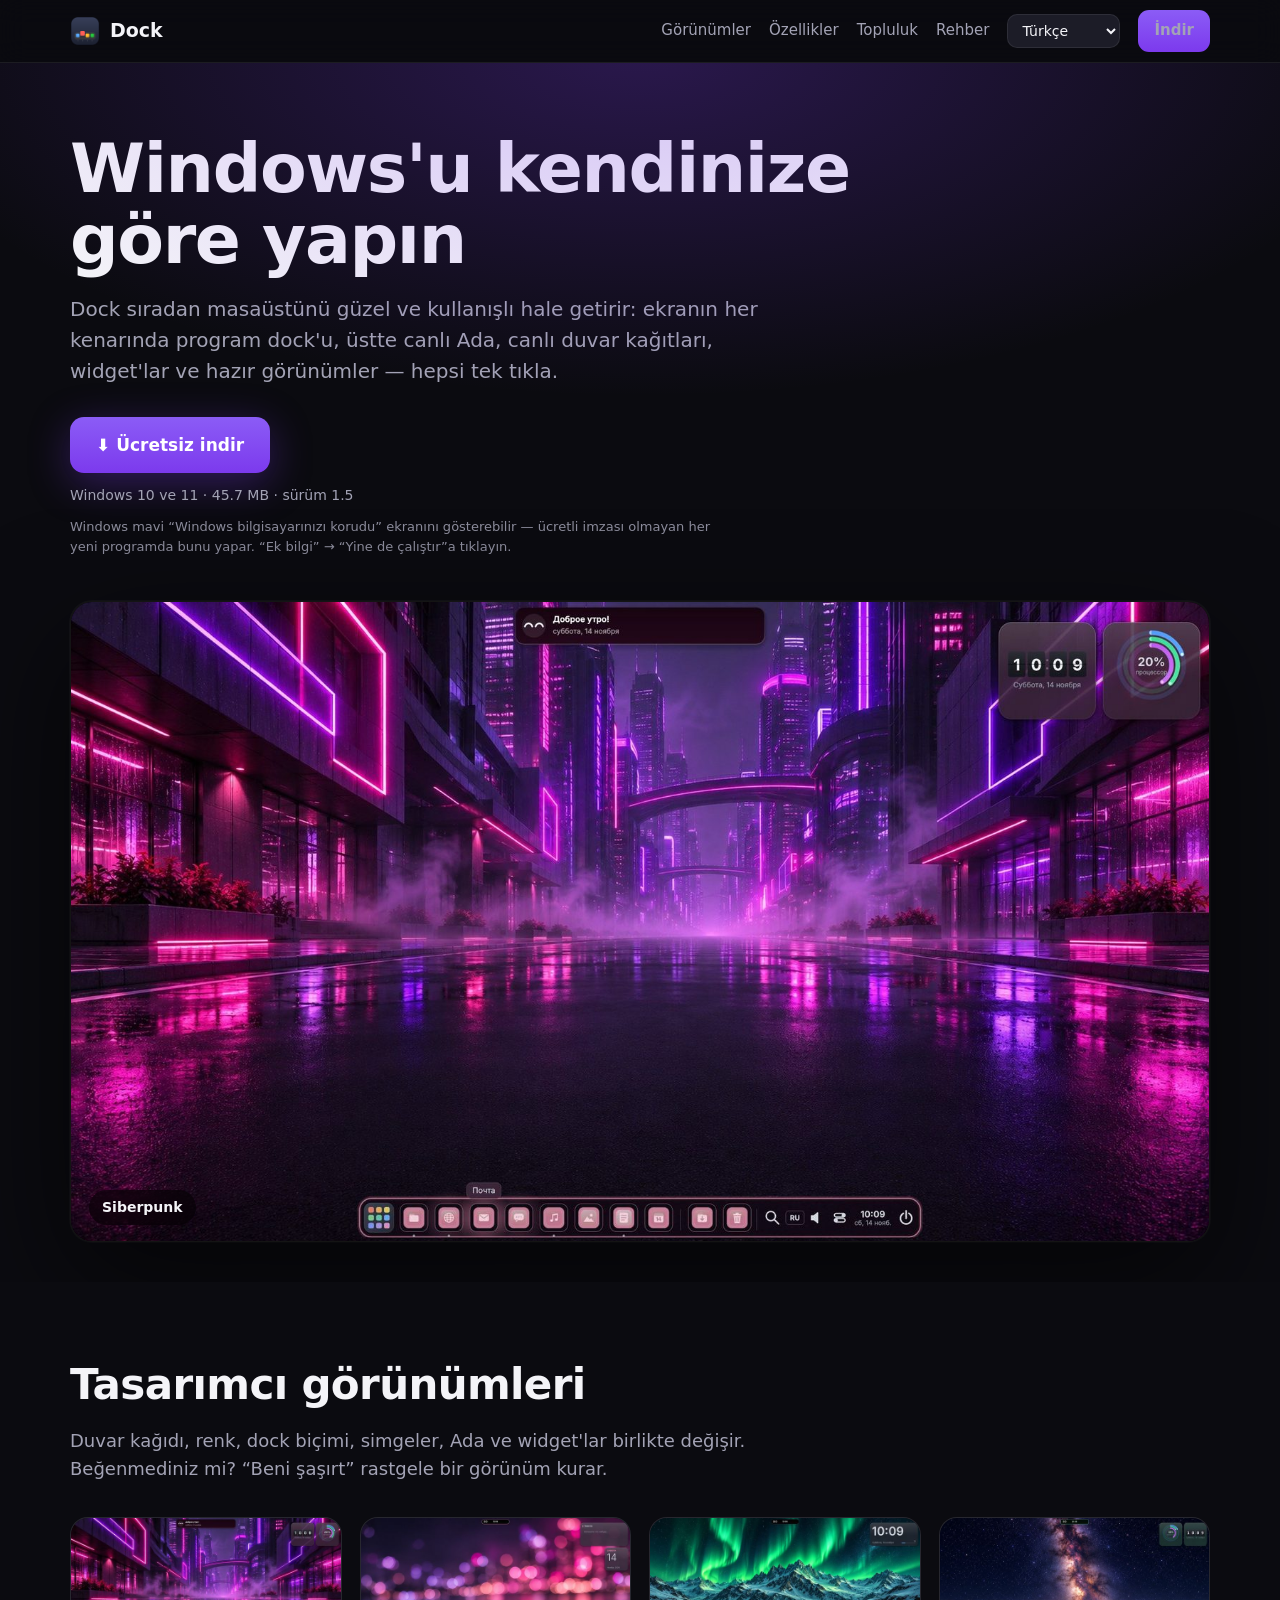
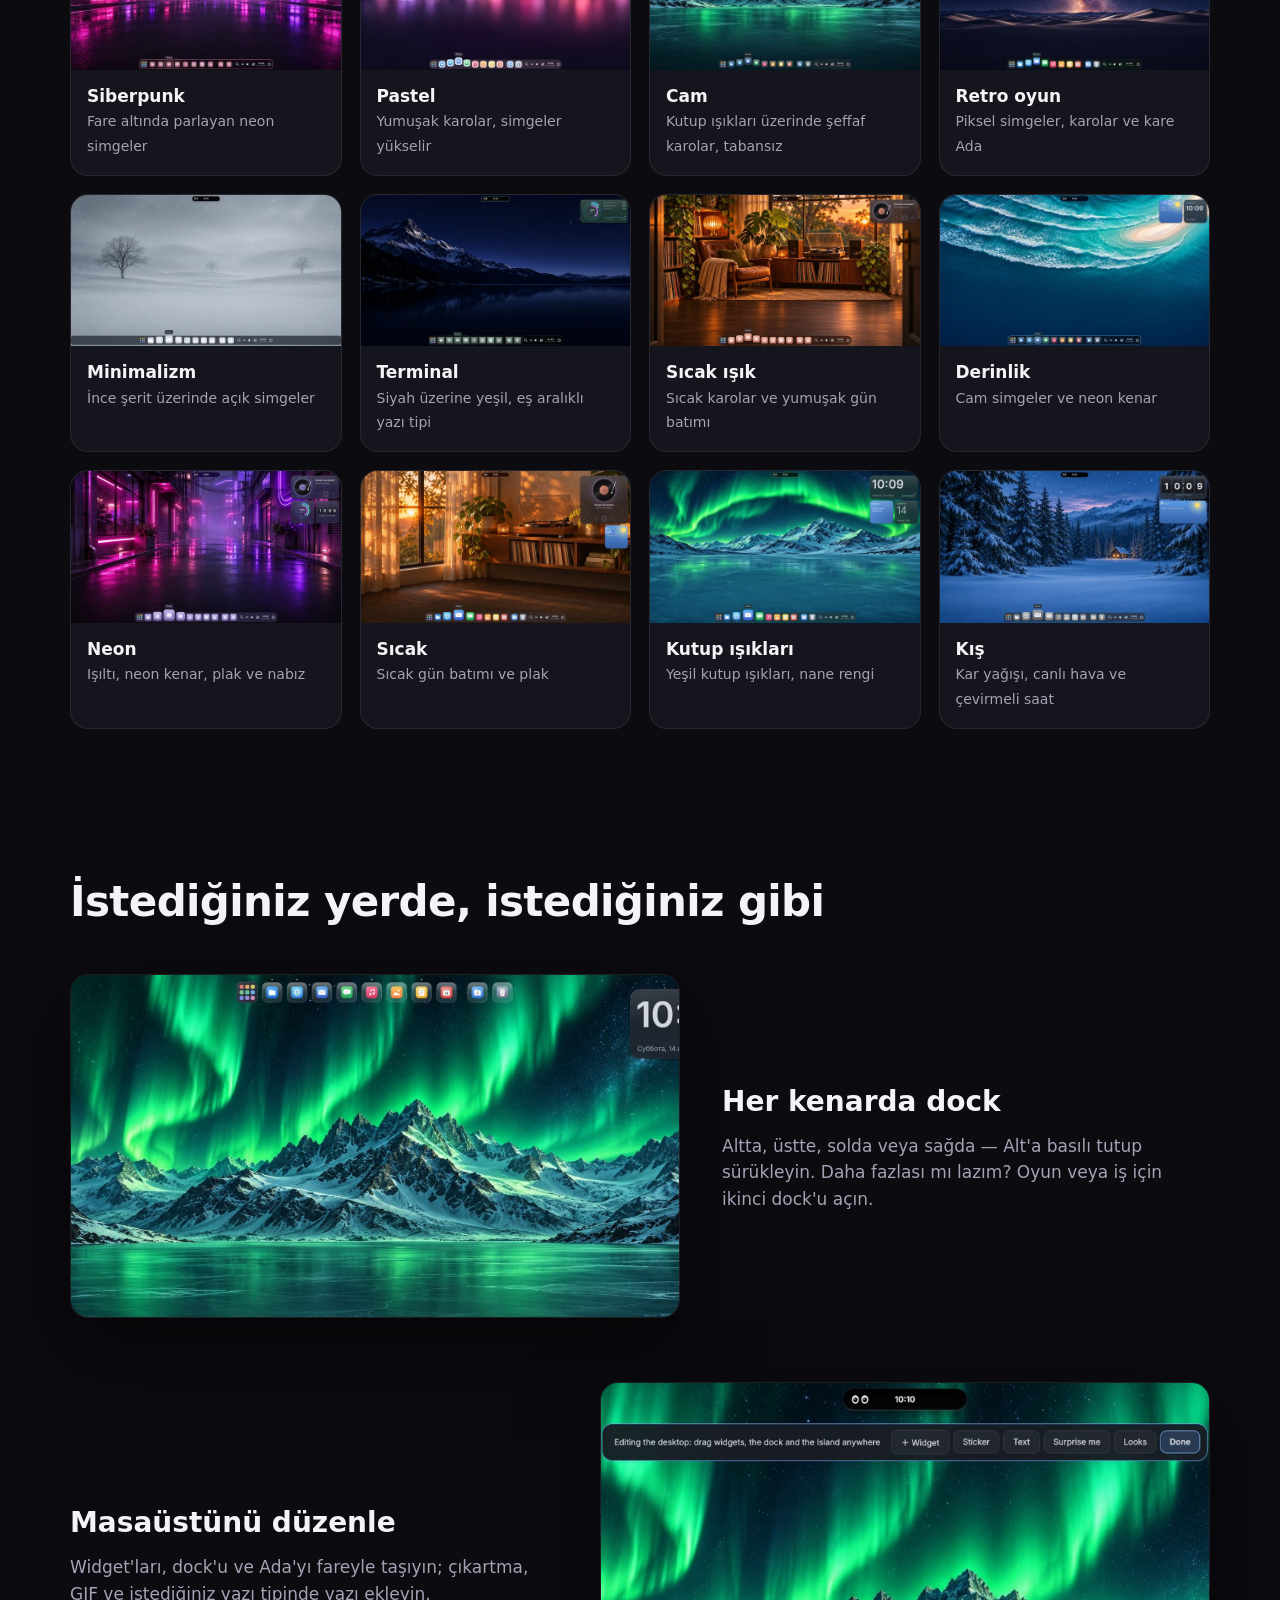
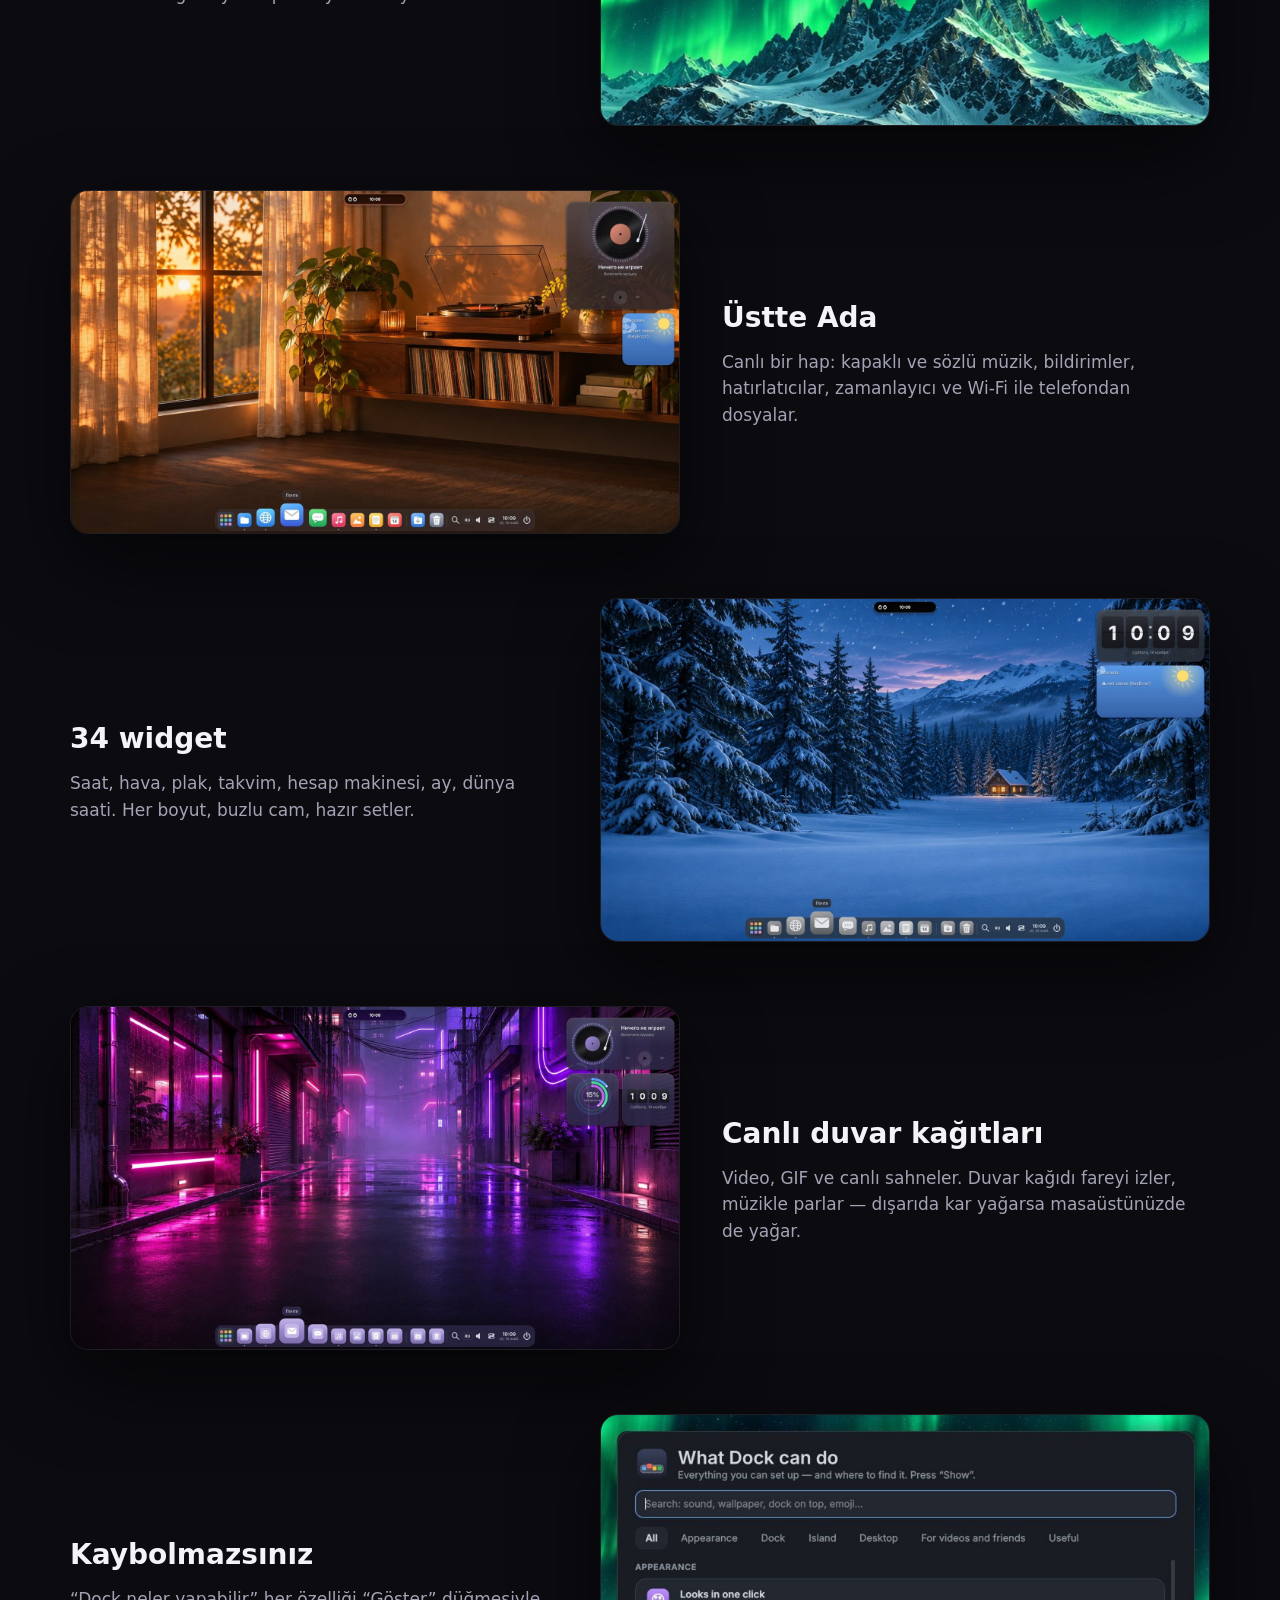
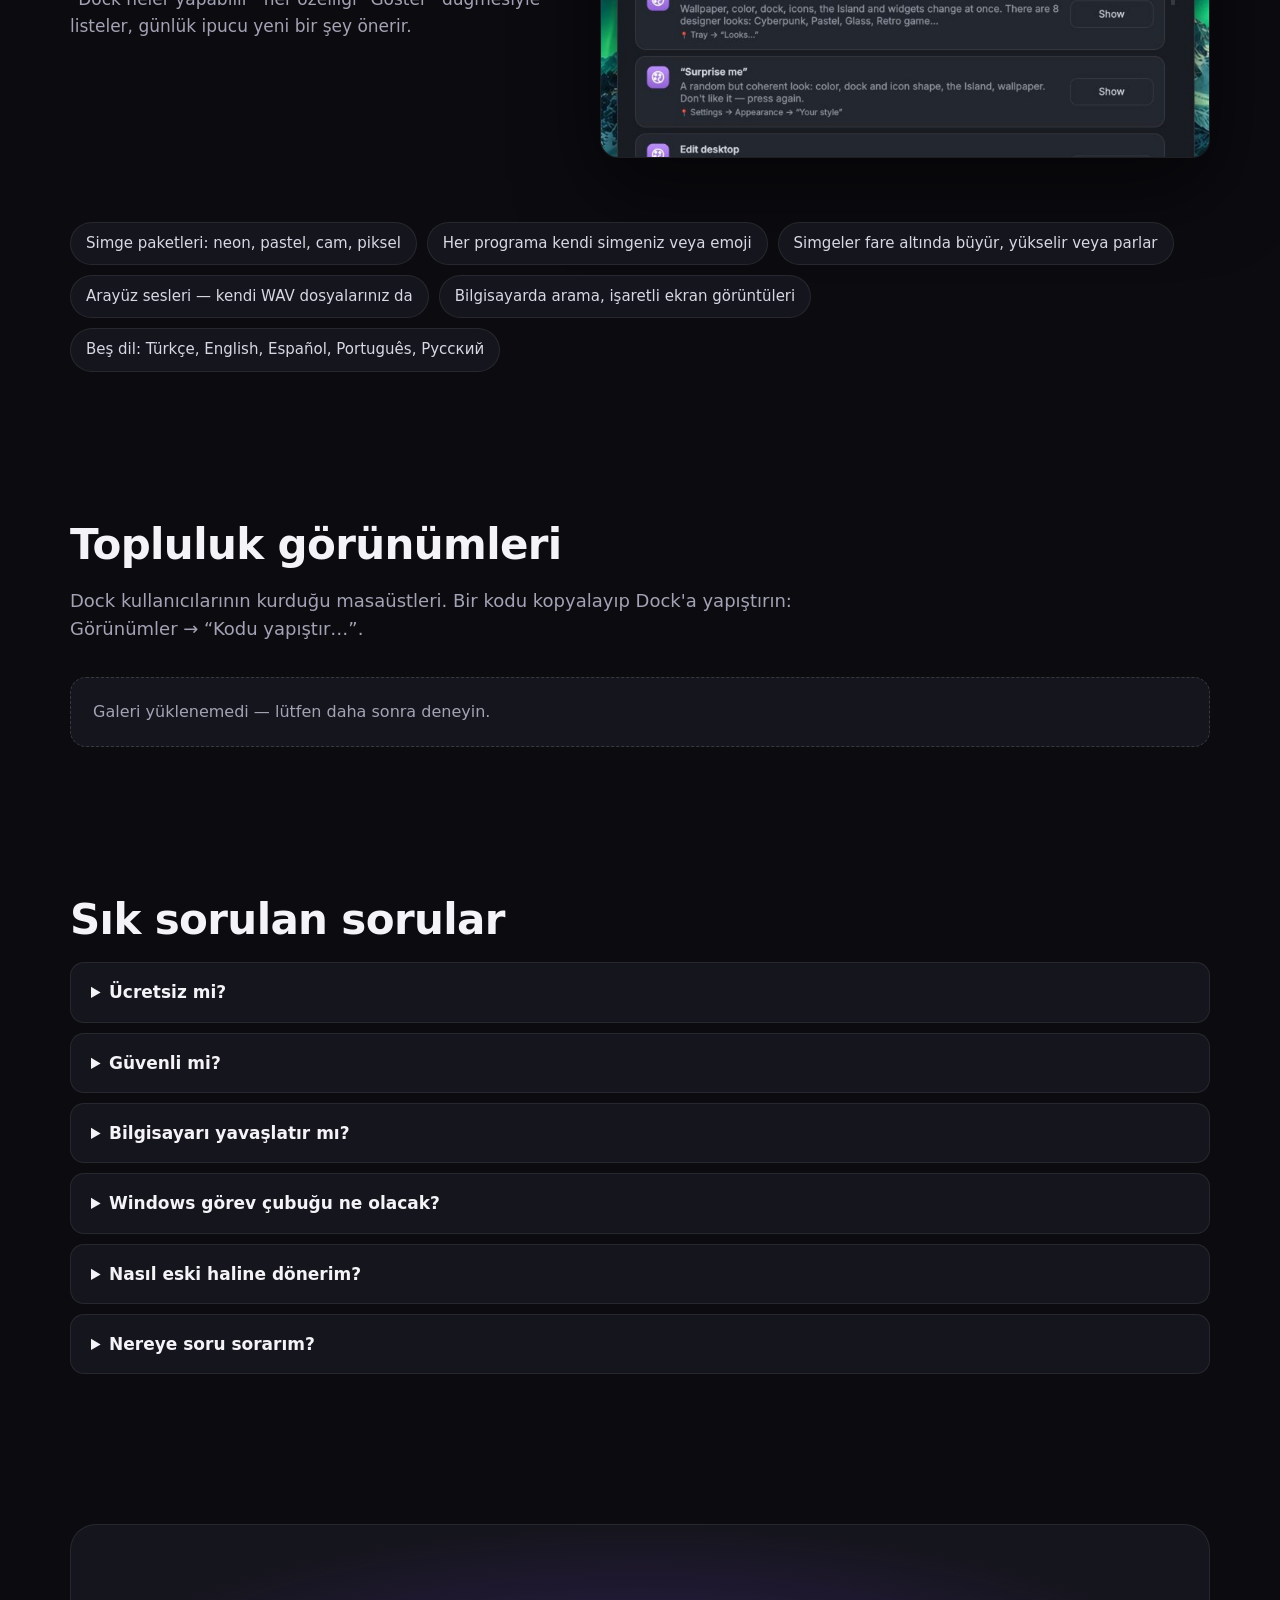
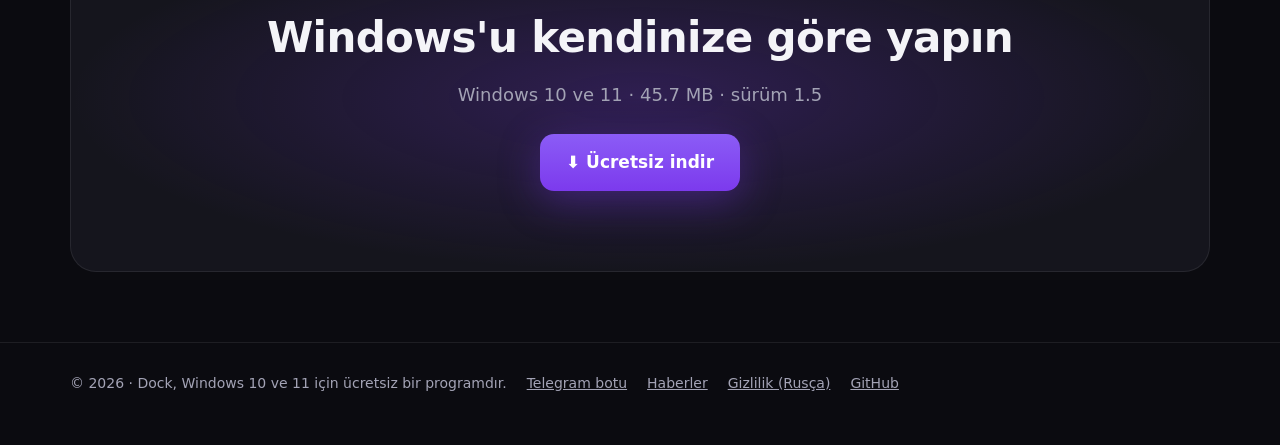
<file: tr.html>
<!doctype html><html lang="tr"><head><meta charset="utf-8">
<meta name="viewport" content="width=device-width,initial-scale=1">
<title>Dock — Windows&#x27;u kendinize göre yapın</title><meta name="description" content="Windows 10 ve 11 için ücretsiz program: her kenarda dock, üstte canlı Ada, canlı duvar kağıtları, 34 widget ve tek tıkla hazır görünümler.">
<meta property="og:title" content="Dock — Windows&#x27;u kendinize göre yapın"><meta property="og:description" content="Windows 10 ve 11 için ücretsiz program: her kenarda dock, üstte canlı Ada, canlı duvar kağıtları, 34 widget ve tek tıkla hazır görünümler.">
<meta property="og:image" content="https://alex398378.github.io/look_cyber.jpg"><meta name="theme-color" content="#0b0b10">
<link rel="icon" href="favicon.png"><link rel="stylesheet" href="style.css"><link rel="alternate" hreflang="ru" href="https://alex398378.github.io/ru.html"><link rel="alternate" hreflang="en" href="https://alex398378.github.io/en.html"><link rel="alternate" hreflang="es" href="https://alex398378.github.io/es.html"><link rel="alternate" hreflang="pt" href="https://alex398378.github.io/pt.html"><link rel="alternate" hreflang="tr" href="https://alex398378.github.io/tr.html"></head><body><header><div class="wrap nav"><a class="brand" href="tr.html"><img src="logo.png" alt="">Dock</a>
<nav class="links"><a class="hide" href="tr.html#looks">Görünümler</a><a class="hide" href="tr.html#features">Özellikler</a>
<a class="hide" href="tr.html#people">Topluluk</a><a class="hide" href="guide-tr.html">Rehber</a>
<select aria-label="Dil" onchange="location.href=this.value"><option value="ru.html">Русский</option><option value="en.html">English</option><option value="es.html">Español</option><option value="pt.html">Português</option><option value="tr.html" selected>Türkçe</option></select>
<a class="btn small" href="https://github.com/Alex398378/dock-updates/releases/latest/download/Dock-Setup.exe">İndir</a></nav></div></header>
<main><div class="hero"><div class="wrap">
<h1>Windows&#x27;u kendinize göre yapın</h1><p class="sub">Dock sıradan masaüstünü güzel ve kullanışlı hale getirir: ekranın her kenarında program dock&#x27;u, üstte canlı Ada, canlı duvar kağıtları, widget&#x27;lar ve hazır görünümler — hepsi tek tıkla.</p>
<a class="btn" href="https://github.com/Alex398378/dock-updates/releases/latest/download/Dock-Setup.exe">⬇ Ücretsiz indir</a>
<div class="meta">Windows 10 ve 11 · 45.7 MB · sürüm 1.5</div>
<div class="smart">Windows mavi “Windows bilgisayarınızı korudu” ekranını gösterebilir — ücretli imzası olmayan her yeni programda bunu yapar. “Ek bilgi” → “Yine de çalıştır”a tıklayın.</div>
<div class="stage" id="stage"><img src="look_cyber.jpg" alt="Siberpunk" class=on loading="eager" data-name="Siberpunk"><img src="look_lamp.jpg" alt="Sıcak ışık" loading="eager" data-name="Sıcak ışık"><img src="look_glassy.jpg" alt="Cam" loading="lazy" data-name="Cam"><img src="look_retro.jpg" alt="Retro oyun" loading="lazy" data-name="Retro oyun"><img src="look_deep.jpg" alt="Derinlik" loading="lazy" data-name="Derinlik"><img src="look_candy.jpg" alt="Pastel" loading="lazy" data-name="Pastel"><span class="tag" id="stagetag"></span></div>
</div></div>
<section id="looks"><div class="wrap"><h2>Tasarımcı görünümleri</h2><p class="lead">Duvar kağıdı, renk, dock biçimi, simgeler, Ada ve widget&#x27;lar birlikte değişir. Beğenmediniz mi? “Beni şaşırt” rastgele bir görünüm kurar.</p><div class="grid"><div class="look" data-full="look_cyber.jpg"><img src="look_cyber-s.jpg" alt="" loading="lazy"><div><b>Siberpunk</b><span>Fare altında parlayan neon simgeler</span></div></div><div class="look" data-full="look_candy.jpg"><img src="look_candy-s.jpg" alt="" loading="lazy"><div><b>Pastel</b><span>Yumuşak karolar, simgeler yükselir</span></div></div><div class="look" data-full="look_glassy.jpg"><img src="look_glassy-s.jpg" alt="" loading="lazy"><div><b>Cam</b><span>Kutup ışıkları üzerinde şeffaf karolar, tabansız</span></div></div><div class="look" data-full="look_retro.jpg"><img src="look_retro-s.jpg" alt="" loading="lazy"><div><b>Retro oyun</b><span>Piksel simgeler, karolar ve kare Ada</span></div></div><div class="look" data-full="look_minimal.jpg"><img src="look_minimal-s.jpg" alt="" loading="lazy"><div><b>Minimalizm</b><span>İnce şerit üzerinde açık simgeler</span></div></div><div class="look" data-full="look_terminal.jpg"><img src="look_terminal-s.jpg" alt="" loading="lazy"><div><b>Terminal</b><span>Siyah üzerine yeşil, eş aralıklı yazı tipi</span></div></div><div class="look" data-full="look_lamp.jpg"><img src="look_lamp-s.jpg" alt="" loading="lazy"><div><b>Sıcak ışık</b><span>Sıcak karolar ve yumuşak gün batımı</span></div></div><div class="look" data-full="look_deep.jpg"><img src="look_deep-s.jpg" alt="" loading="lazy"><div><b>Derinlik</b><span>Cam simgeler ve neon kenar</span></div></div><div class="look" data-full="look_neon.jpg"><img src="look_neon-s.jpg" alt="" loading="lazy"><div><b>Neon</b><span>Işıltı, neon kenar, plak ve nabız</span></div></div><div class="look" data-full="look_cozy.jpg"><img src="look_cozy-s.jpg" alt="" loading="lazy"><div><b>Sıcak</b><span>Sıcak gün batımı ve plak</span></div></div><div class="look" data-full="look_aurora.jpg"><img src="look_aurora-s.jpg" alt="" loading="lazy"><div><b>Kutup ışıkları</b><span>Yeşil kutup ışıkları, nane rengi</span></div></div><div class="look" data-full="look_winter.jpg"><img src="look_winter-s.jpg" alt="" loading="lazy"><div><b>Kış</b><span>Kar yağışı, canlı hava ve çevirmeli saat</span></div></div></div></div></section>
<section id="features"><div class="wrap"><h2>İstediğiniz yerde, istediğiniz gibi</h2><div style="height:30px"></div><div class="feat"><div class="pic"><img src="edge_top.jpg" alt="Her kenarda dock" loading="lazy"></div><div><h3>Her kenarda dock</h3><p>Altta, üstte, solda veya sağda — Alt&#x27;a basılı tutup sürükleyin. Daha fazlası mı lazım? Oyun veya iş için ikinci dock&#x27;u açın.</p></div></div><div class="feat"><div class="pic"><img src="editdesk-en.jpg" alt="Masaüstünü düzenle" loading="lazy"></div><div><h3>Masaüstünü düzenle</h3><p>Widget&#x27;ları, dock&#x27;u ve Ada&#x27;yı fareyle taşıyın; çıkartma, GIF ve istediğiniz yazı tipinde yazı ekleyin.</p></div></div><div class="feat"><div class="pic"><img src="look_cozy.jpg" alt="Üstte Ada" loading="lazy"></div><div><h3>Üstte Ada</h3><p>Canlı bir hap: kapaklı ve sözlü müzik, bildirimler, hatırlatıcılar, zamanlayıcı ve Wi-Fi ile telefondan dosyalar.</p></div></div><div class="feat"><div class="pic"><img src="look_winter.jpg" alt="34 widget" loading="lazy"></div><div><h3>34 widget</h3><p>Saat, hava, plak, takvim, hesap makinesi, ay, dünya saati. Her boyut, buzlu cam, hazır setler.</p></div></div><div class="feat"><div class="pic"><img src="look_neon.jpg" alt="Canlı duvar kağıtları" loading="lazy"></div><div><h3>Canlı duvar kağıtları</h3><p>Video, GIF ve canlı sahneler. Duvar kağıdı fareyi izler, müzikle parlar — dışarıda kar yağarsa masaüstünüzde de yağar.</p></div></div><div class="feat"><div class="pic"><img src="guide-en.jpg" alt="Kaybolmazsınız" loading="lazy"></div><div><h3>Kaybolmazsınız</h3><p>“Dock neler yapabilir” her özelliği “Göster” düğmesiyle listeler, günlük ipucu yeni bir şey önerir.</p></div></div><div class="chips"><span class="chip">Simge paketleri: neon, pastel, cam, piksel</span><span class="chip">Her programa kendi simgeniz veya emoji</span><span class="chip">Simgeler fare altında büyür, yükselir veya parlar</span><span class="chip">Arayüz sesleri — kendi WAV dosyalarınız da</span><span class="chip">Bilgisayarda arama, işaretli ekran görüntüleri</span><span class="chip">Beş dil: Türkçe, English, Español, Português, Русский</span></div></div></section>
<section id="people"><div class="wrap"><h2>Topluluk görünümleri</h2><p class="lead">Dock kullanıcılarının kurduğu masaüstleri. Bir kodu kopyalayıp Dock&#x27;a yapıştırın: Görünümler → “Kodu yapıştır…”.</p><div class="people" id="plist"></div></div></section>
<section><div class="wrap"><h2>Sık sorulan sorular</h2><details><summary>Ücretsiz mi?</summary><p>Evet. Bu sayfadaki her şey ücretsiz.</p></details><details><summary>Güvenli mi?</summary><p>Dock sizi izlemez, reklam yoktur. Her güncelleme imzalıdır: imza uyuşmazsa Dock dosyayı kurmaz.</p></details><details><summary>Bilgisayarı yavaşlatır mı?</summary><p>Hayır: Dock yaklaşık 150 MB bellek ve %1&#x27;den az işlemci kullanır; canlı duvar kağıtları görünmediğinde ve oyunda duraklar.</p></details><details><summary>Windows görev çubuğu ne olacak?</summary><p>İlk açılışta siz seçersiniz: bırakmak, otomatik gizlemek veya tamamen kaldırmak.</p></details><details><summary>Nasıl eski haline dönerim?</summary><p>Ayarlar → Uygulamalar&#x27;dan Dock&#x27;u kaldırın. Görev çubuğu, duvar kağıdı ve simgeler geri gelir.</p></details><details><summary>Nereye soru sorarım?</summary><p>Telegram botumuza yazın — yazar yanıtlar. Ya da Dock&#x27;ta: “Sorun bildir”.</p></details></div></section>
<section><div class="wrap"><div class="cta"><h2>Windows&#x27;u kendinize göre yapın</h2><p class="lead" style="margin:10px auto 26px">Windows 10 ve 11 · 45.7 MB · sürüm 1.5</p>
<a class="btn" href="https://github.com/Alex398378/dock-updates/releases/latest/download/Dock-Setup.exe">⬇ Ücretsiz indir</a></div></div></section>
</main><footer><div class="wrap"><span>© 2026 · Dock, Windows 10 ve 11 için ücretsiz bir programdır.</span>
<a href="https://t.me/dock_win_bot">Telegram botu</a><a href="https://t.me/dock_win">Haberler</a><a href="https://github.com/Alex398378/dock-updates/blob/main/PRIVACY.md">Gizlilik (Rusça)</a>
<a href="https://github.com/Alex398378/dock-updates/releases">GitHub</a></div></footer>
<div class="lb" id="lb"><img alt=""></div>
<script>const C={"api": "https://dockbot-ghjyukol.waw0.amvera.tech/looks", "empty": "Henüz boş — ilk siz olun! Dock'ta: Görünümler → “Görünümü paylaş”, sonra kodu Telegram botumuza gönderin.", "err": "Galeri yüklenemedi — lütfen daha sonra deneyin.", "copy": "Kodu kopyala", "copied": "Kopyalandı!", "acc": {"sky": "#6aa8f0", "mint": "#63c2a4", "sand": "#d8a86a", "lilac": "#a48ee0", "rose": "#e08aa6", "coral": "#e8907a", "ocean": "#4f9fd0", "forest": "#7fb069", "indigo": "#7c86e8", "steel": "#9aa8bb"}};
(function(){const s=[...document.querySelectorAll('#stage img')],tag=document.getElementById('stagetag');let i=0;tag.textContent=s[0].dataset.name;
setInterval(()=>{s[i].classList.remove('on');i=(i+1)%s.length;s[i].classList.add('on');tag.textContent=s[i].dataset.name},3200);})();
const lb=document.getElementById('lb');document.querySelectorAll('.look').forEach(c=>c.onclick=()=>{lb.querySelector('img').src=c.dataset.full;lb.classList.add('on')});lb.onclick=()=>lb.classList.remove('on');
async function peek(code){try{const b=code.slice(5).replace(/-/g,'+').replace(/_/g,'/');const bin=Uint8Array.from(atob(b+'='.repeat((4-b.length%4)%4)),c=>c.charCodeAt(0));
const t=await new Response(new Blob([bin]).stream().pipeThrough(new DecompressionStream('deflate'))).text();return JSON.parse(t)}catch(e){return null}}
(async function(){const box=document.getElementById('plist');try{const r=await fetch(C.api);const d=await r.json();const L=(d.looks||[]);
if(!L.length){box.outerHTML='<div class="empty">'+C.empty+'</div>';return}
for(const it of L){const j=await peek(it.code)||{};const c=(j.c&&/^#[0-9a-f]{6}$/i.test(j.c))?j.c:(C.acc[j.a]||'#8b5cf6');
const el=document.createElement('div');el.className='pl';el.innerHTML='<div class="sw" style="background:linear-gradient(135deg,'+c+',#15151d)"></div><b></b><span class="lk">❤ '+(it.likes|0)+'</span><button class="btn small ghost">'+C.copy+'</button>';
el.querySelector('b').textContent=it.name;const bt=el.querySelector('button');bt.onclick=async()=>{try{await navigator.clipboard.writeText(it.code);bt.textContent=C.copied}catch(e){prompt('',it.code)}};box.appendChild(el)}
}catch(e){box.outerHTML='<div class="empty">'+C.err+'</div>'}})();
</script></body></html>
</file>
<file: style.css>
:root{--bg:#0b0b10;--card:#15151d;--card2:#1c1c27;--line:rgba(255,255,255,.08);--ink:#f4f4f8;--mute:#a3a3b5;
--acc:#8b5cf6;--acc2:#7c3aed;--glow:rgba(124,58,237,.35);--r:18px}
*{box-sizing:border-box}html{scroll-behavior:smooth}
body{margin:0;background:var(--bg);color:var(--ink);font:16px/1.55 "Segoe UI Variable","Segoe UI",Inter,system-ui,-apple-system,Roboto,sans-serif;-webkit-font-smoothing:antialiased}
a{color:inherit}img{max-width:100%;display:block}
.wrap{max-width:1180px;margin:0 auto;padding:0 20px}
header{position:sticky;top:0;z-index:20;background:rgba(11,11,16,.72);backdrop-filter:blur(14px);border-bottom:1px solid var(--line)}
.nav{display:flex;align-items:center;gap:22px;height:62px}
.brand{display:flex;align-items:center;gap:10px;font-weight:700;font-size:19px;text-decoration:none}
.brand img{width:30px;height:30px;border-radius:8px}
.links{display:flex;gap:18px;margin-left:auto;align-items:center}
.links a{text-decoration:none;color:var(--mute);font-size:15px}.links a:hover{color:var(--ink)}
.btn{display:inline-flex;align-items:center;gap:10px;background:linear-gradient(180deg,var(--acc),var(--acc2));color:#fff;
text-decoration:none;font-weight:650;border-radius:14px;padding:15px 26px;font-size:17px;box-shadow:0 10px 40px var(--glow);border:0;cursor:pointer;transition:transform .15s,box-shadow .15s}
.btn:hover{transform:translateY(-2px);box-shadow:0 14px 50px rgba(124,58,237,.5)}
.btn.small{padding:9px 16px;font-size:15px;border-radius:11px;box-shadow:none}
.ghost{background:var(--card2);box-shadow:none;border:1px solid var(--line)}
select{background:var(--card2);color:var(--ink);border:1px solid var(--line);border-radius:10px;padding:7px 10px;font:inherit;font-size:14px}
.hero{position:relative;padding:70px 0 40px;overflow:hidden}
.hero:before{content:"";position:absolute;inset:-30% -10% auto;height:700px;background:radial-gradient(closest-side,rgba(124,58,237,.28),transparent);pointer-events:none}
.hero h1{font-size:clamp(38px,6vw,68px);line-height:1.05;margin:0 0 18px;letter-spacing:-.02em;max-width:820px}
.hero p.sub{font-size:clamp(17px,2vw,20px);color:var(--mute);max-width:720px;margin:0 0 30px}
.meta{color:var(--mute);font-size:14px;margin-top:12px}
.smart{font-size:13px;color:var(--mute);max-width:640px;margin-top:10px;opacity:.85}
.stage{position:relative;margin-top:44px;border-radius:22px;overflow:hidden;border:1px solid var(--line);box-shadow:0 40px 120px rgba(0,0,0,.6),0 0 0 1px rgba(255,255,255,.03);aspect-ratio:16/9;background:#000}
.stage img{position:absolute;inset:0;width:100%;height:100%;object-fit:cover;opacity:0;transition:opacity 1.2s ease}
.stage img.on{opacity:1}
.stage .tag{position:absolute;left:18px;bottom:16px;background:rgba(0,0,0,.55);backdrop-filter:blur(10px);padding:7px 13px;border-radius:999px;font-size:14px;font-weight:600}
section{padding:70px 0}
h2{font-size:clamp(28px,4vw,42px);margin:0 0 10px;letter-spacing:-.015em}
p.lead{color:var(--mute);font-size:18px;max-width:760px;margin:0 0 34px}
.grid{display:grid;grid-template-columns:repeat(auto-fill,minmax(260px,1fr));gap:18px}
.look{background:var(--card);border:1px solid var(--line);border-radius:var(--r);overflow:hidden;cursor:zoom-in;transition:transform .2s,border-color .2s}
.look:hover{transform:translateY(-4px);border-color:rgba(139,92,246,.45)}
.look img{aspect-ratio:16/9;object-fit:cover;width:100%}
.look div{padding:13px 16px 16px}.look b{display:block;font-size:17px}.look span{color:var(--mute);font-size:14px}
.feat{display:grid;grid-template-columns:1.25fr 1fr;gap:42px;align-items:center;margin-bottom:64px}
.feat:nth-child(even){grid-template-columns:1fr 1.25fr}.feat:nth-child(even) .pic{order:2}
.feat .pic{border-radius:var(--r);overflow:hidden;border:1px solid var(--line);box-shadow:0 30px 80px rgba(0,0,0,.5)}
.feat h3{font-size:28px;margin:0 0 10px}.feat p{color:var(--mute);font-size:17px;margin:0}
.chips{display:flex;flex-wrap:wrap;gap:10px;margin-top:10px}
.chip{background:var(--card);border:1px solid var(--line);border-radius:999px;padding:9px 15px;font-size:15px;color:#d8d8e4}
.people{display:grid;grid-template-columns:repeat(auto-fill,minmax(250px,1fr));gap:14px}
.pl{background:var(--card);border:1px solid var(--line);border-radius:16px;padding:16px;display:flex;flex-direction:column;gap:10px}
.pl .sw{height:70px;border-radius:12px}
.pl b{font-size:16px}.pl .lk{color:var(--mute);font-size:14px}
.empty{background:var(--card);border:1px dashed rgba(255,255,255,.15);border-radius:16px;padding:22px;color:var(--mute)}
details{background:var(--card);border:1px solid var(--line);border-radius:14px;padding:16px 20px;margin-bottom:10px}
summary{cursor:pointer;font-weight:600;font-size:17px}details p{color:var(--mute);margin:10px 0 0}
.cta{text-align:center;padding:80px 20px;border-radius:26px;background:radial-gradient(closest-side,rgba(124,58,237,.25),transparent),var(--card);border:1px solid var(--line)}
footer{border-top:1px solid var(--line);padding:30px 0 50px;color:var(--mute);font-size:14px}
footer .wrap{display:flex;gap:20px;flex-wrap:wrap;align-items:center}footer a{color:var(--mute)}
.lb{position:fixed;inset:0;background:rgba(0,0,0,.88);display:none;align-items:center;justify-content:center;z-index:50;cursor:zoom-out;padding:20px}
.lb.on{display:flex}.lb img{max-height:92vh;border-radius:14px}
.g-cat{margin:44px 0 14px;font-size:13px;letter-spacing:.08em;text-transform:uppercase;color:var(--mute)}
.g-item{background:var(--card);border:1px solid var(--line);border-radius:14px;padding:15px 18px;margin-bottom:10px}
.g-item b{font-size:17px}.g-item p{margin:4px 0;color:#d0d0dc}.g-item small{color:var(--mute)}
#gq{width:100%;max-width:520px;background:var(--card2);color:var(--ink);border:1px solid var(--line);border-radius:12px;padding:12px 14px;font:inherit;margin:10px 0 0}
@media(max-width:820px){.links a.hide{display:none}.feat,.feat:nth-child(even){grid-template-columns:1fr}.feat:nth-child(even) .pic{order:0}.hero{padding-top:44px}}
</file>
